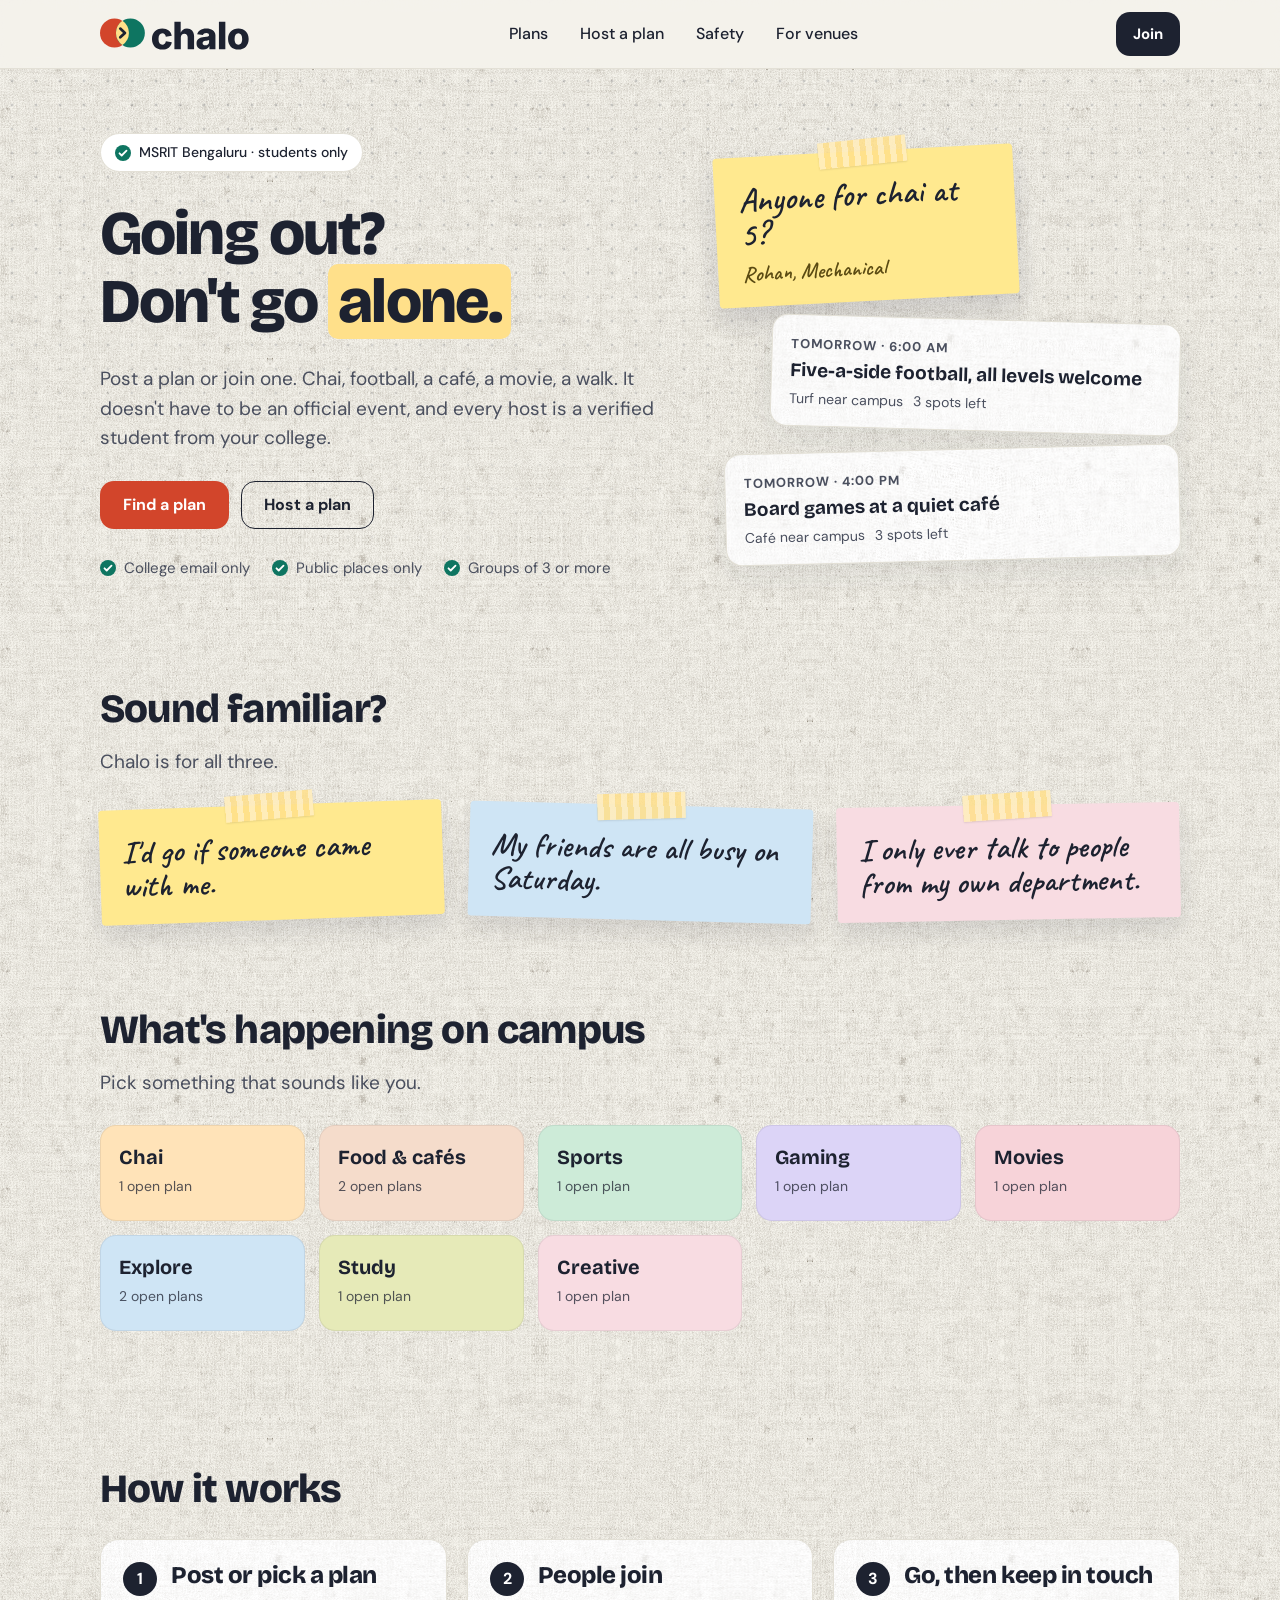
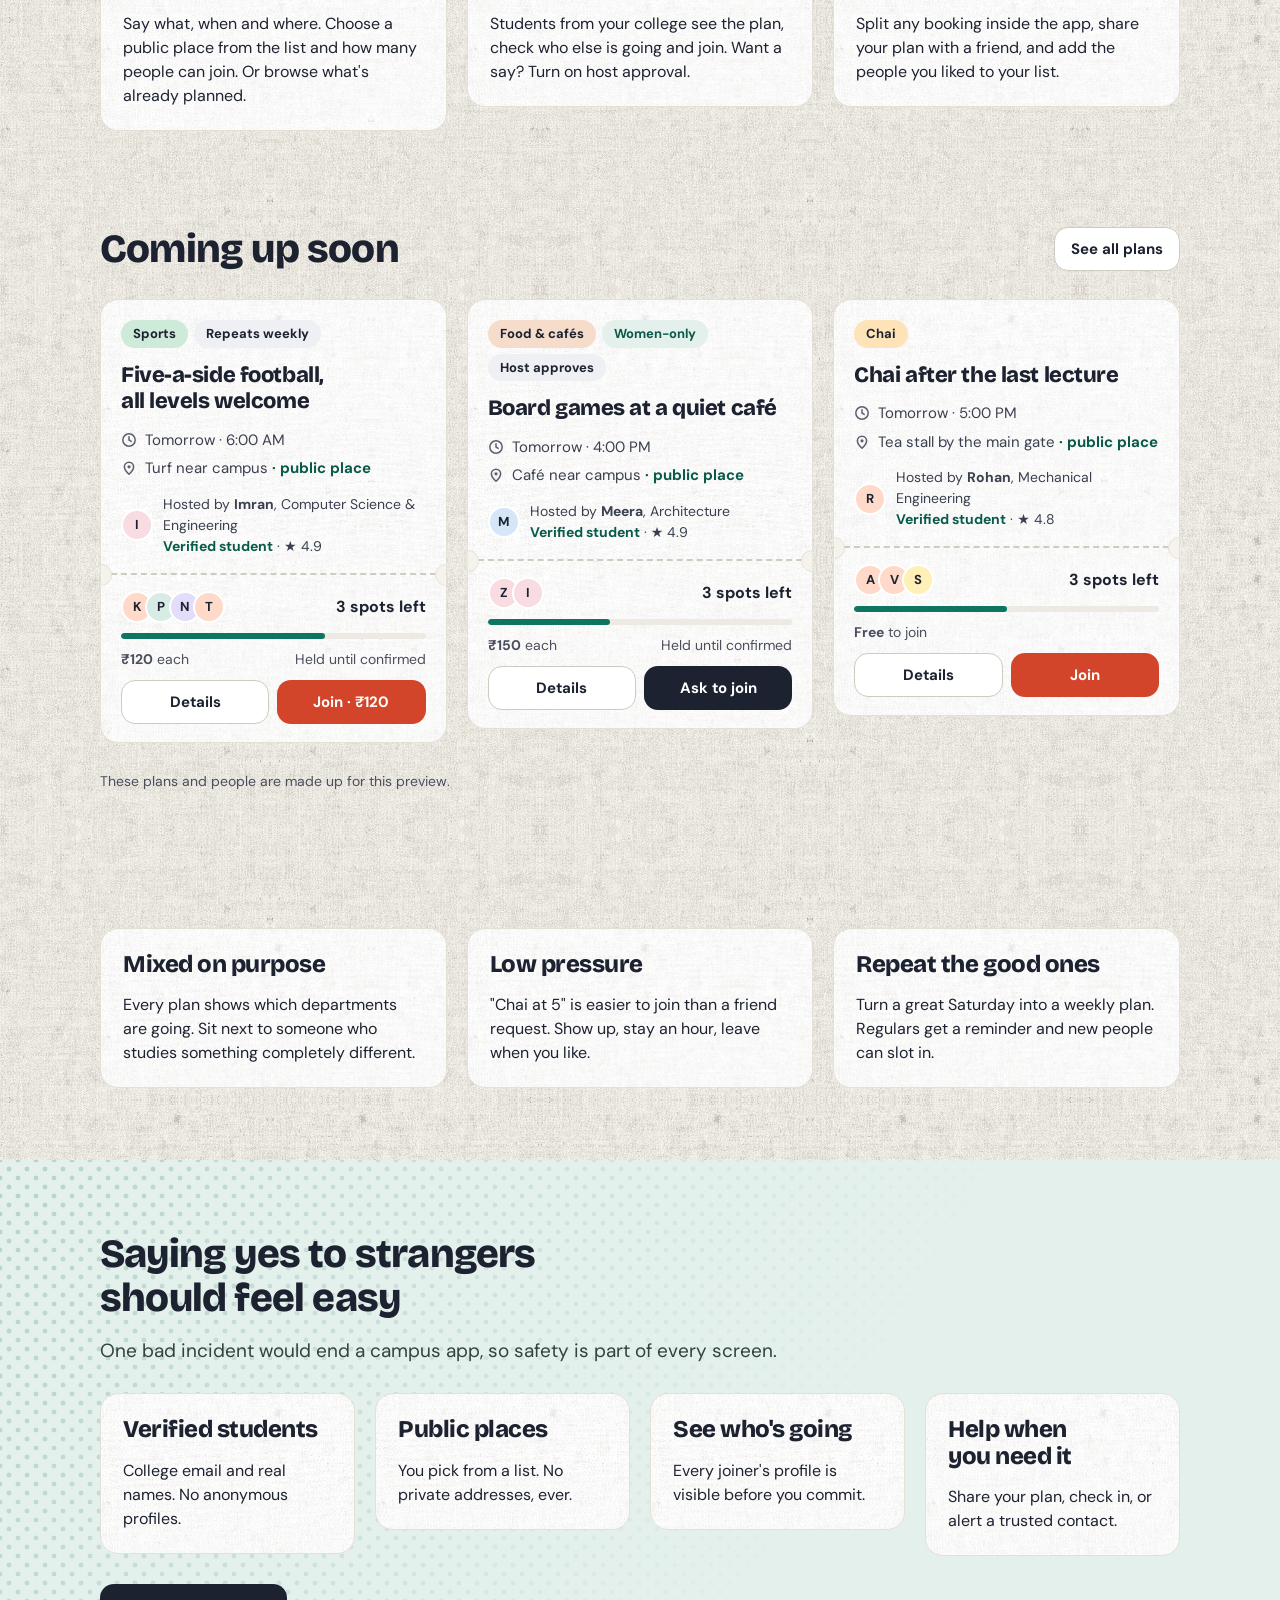
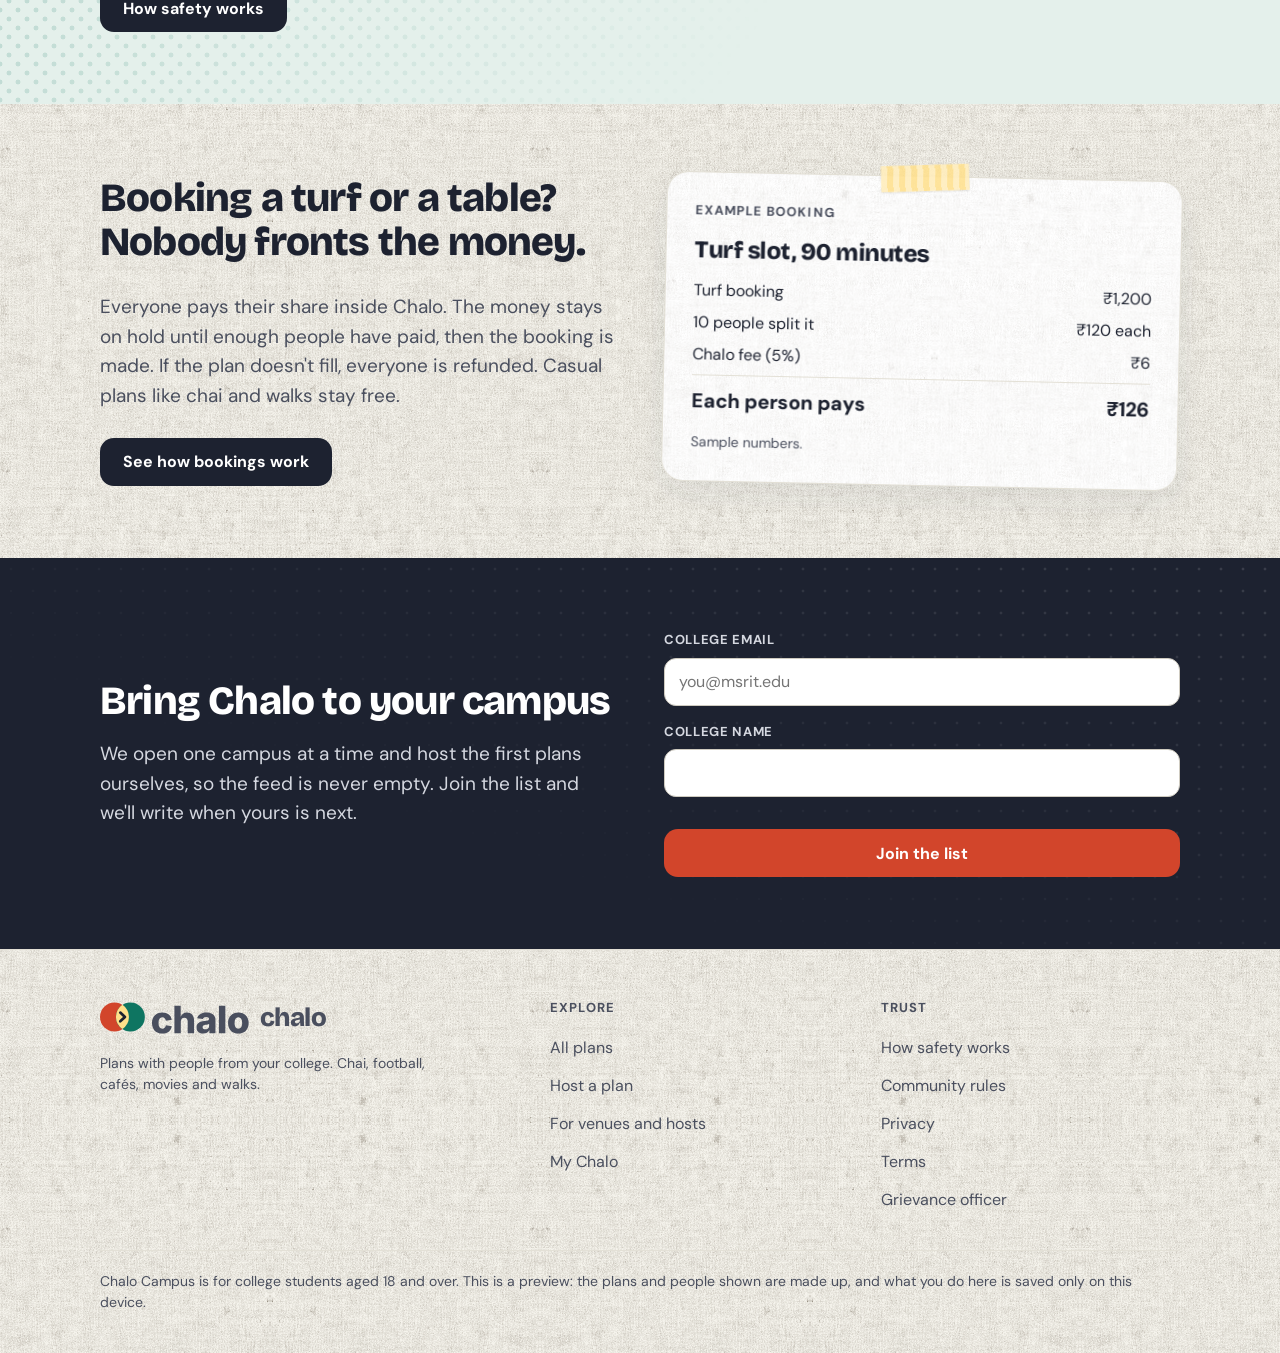
<file: Chalo_Campus_v3/index.html>
<!doctype html><html><head><meta charset=utf8><meta name=viewport content="width=device-width,initial-scale=1,viewport-fit=cover"><style>:root{color-scheme:light;box-sizing:border-box;padding-top:env(safe-area-inset-top,0px);padding-bottom:env(safe-area-inset-bottom,0px)}html{scroll-padding-top:env(safe-area-inset-top,0px)}body{margin:0;padding:0;font:14px -apple-system,BlinkMacSystemFont,sans-serif;background:#fff;color:#000}img{max-width:100%}[hidden]:not([hidden=until-found i]){display:none!important}body,.paper,.card,.ticket,.modal{background-size:540px 540px}</style></head><body>
<meta name="claude:viewport-fit-sides" content="cover">

<title>Chalo Campus</title>
<meta name="description" content="Post a plan or join one. Chai, football, cafés, movies and walks with verified students from your college.">
<meta name="theme-color" content="#F5F3EC">
<link rel="icon" href="data:image/svg+xml,%3Csvg xmlns=%22http://www.w3.org/2000/svg%22 viewBox=%220 0 200 200%22 width=%22200%22 height=%22200%22 style=%22flex-shrink:0%22%3E%3Crect width=%22200%22 height=%22200%22 rx=%2246%22 fill=%22%231D2230%22/%3E%3Cg transform=%22translate%2831.8 45%29 scale%281.1%29%22%3E%0A%3Ccircle cx=%2240%22 cy=%2250%22 r=%2240%22 fill=%22%23D2452B%22/%3E%3Ccircle cx=%2284%22 cy=%2250%22 r=%2240%22 fill=%22%230E7561%22/%3E%0A%3Cpath d=%22M62 16.6 A40 40 0 0 1 62 83.4 A40 40 0 0 1 62 16.6 Z%22 fill=%22%23FFE08A%22/%3E%0A%3Cpath d=%22M56 38 L69 50 L56 62%22 fill=%22none%22 stroke=%22%231D2230%22 stroke-width=%227.5%22 stroke-linecap=%22round%22 stroke-linejoin=%22round%22/%3E%3C/g%3E%3C/svg%3E">
<link rel="preconnect" href="https://fonts.googleapis.com">
<link rel="preconnect" href="https://fonts.gstatic.com" crossorigin>
<link rel="stylesheet" href="https://fonts.googleapis.com/css2?family=Bricolage+Grotesque:wght@600;800&amp;family=Caveat:wght@600&amp;family=DM+Sans:wght@400;500;700&amp;display=swap">
<style>
/* Chalo Campus: shared styles. Off-white paper, grain, dot grid, halftone, washi tape. */
:root{
  --bg:#F5F3EC;--ink:#1D2230;--ink2:#4A4F5E;--line:#E3E0D6;--line2:#CFCBC0;
  --accent:#D2452B;--accent-d:#B63A22;--green:#0E7561;--green-d:#0A5A4A;--mint:#E4F0EB;
  --butter:#FFE08A;--amber:#FFF3D1;--amber-ink:#6B4A00;--danger:#B3261E;
  --display:'Bricolage Grotesque','DM Sans',system-ui,sans-serif;
  --body:'DM Sans',system-ui,-apple-system,'Segoe UI',sans-serif;
  --hand:'Caveat','Segoe Script','Bradley Hand',cursive;
  --shadow:0 12px 32px rgba(29,34,48,.08);
  --grain:url("texture.webp");--grain-soft:url("texture-soft.webp");
  --squig:url("data:image/svg+xml,%3Csvg xmlns='http://www.w3.org/2000/svg' width='24' height='8' viewBox='0 0 24 8'%3E%3Cpath d='M0 4 Q6 0 12 4 T24 4' fill='none' stroke='%23D2452B' stroke-width='2' stroke-linecap='round'/%3E%3C/svg%3E");
}
*{box-sizing:border-box}
html{scroll-behavior:smooth}
body{margin:0;background-color:var(--bg);background-image:var(--grain);color:var(--ink);font-family:var(--body);font-size:16px;line-height:1.5;-webkit-font-smoothing:antialiased}
body::before{content:"";position:fixed;inset:0 0 auto;height:env(safe-area-inset-top,0px);z-index:60;background:var(--bg)}
img,svg{max-width:100%}
h1,h2,h3,h4{font-family:var(--display);font-weight:800;letter-spacing:-.02em;line-height:1.1;margin:0;text-wrap:balance}
h1{font-size:clamp(38px,6vw,62px);letter-spacing:-.03em}
.h2{font-size:clamp(28px,4vw,40px)}
.h3{font-size:24px}
p{margin:0}
a{color:var(--green-d)}
.lead{font-size:19px;line-height:1.55;color:var(--ink2);max-width:60ch}
.hint{font-size:14px;color:var(--ink2);line-height:1.5}
.eyebrow{font-size:13px;font-weight:700;letter-spacing:.08em;text-transform:uppercase;color:var(--ink2)}
:focus-visible{outline:3px solid var(--ink);outline-offset:2px}
.visually-hidden{position:absolute;width:1px;height:1px;overflow:hidden;clip:rect(0 0 0 0);white-space:nowrap}
[hidden]{display:none!important}

/* layout */
.wrap{max-width:1120px;margin:0 auto;padding-left:max(20px,env(safe-area-inset-left,0px));padding-right:max(20px,env(safe-area-inset-right,0px))}
.section{padding-top:72px;padding-bottom:72px}
.section-tight{padding-top:24px;padding-bottom:64px}
.stack{display:flex;flex-direction:column;gap:16px}
.stack-lg{display:flex;flex-direction:column;gap:28px}
.row{display:flex;flex-wrap:wrap;gap:12px;align-items:center}
.between{display:flex;flex-wrap:wrap;gap:8px 16px;align-items:center;justify-content:space-between}
.grid{display:grid;gap:20px;align-items:start}
.cols-3{grid-template-columns:repeat(auto-fit,minmax(280px,1fr))}
.cols-4{grid-template-columns:repeat(auto-fit,minmax(220px,1fr))}
.cols-2{grid-template-columns:repeat(auto-fit,minmax(320px,1fr))}
.cards{grid-template-columns:repeat(auto-fill,minmax(320px,1fr))}
.split{display:grid;grid-template-columns:minmax(0,1fr) minmax(0,1fr);gap:48px;align-items:center}
.minw{min-width:0}
@media (max-width:860px){.split{grid-template-columns:minmax(0,1fr);gap:32px}}

/* textures */
.dots,.halftone,.navy{position:relative;isolation:isolate}
.dots::before{content:"";position:absolute;inset:0;z-index:-1;background-image:radial-gradient(rgba(29,34,48,.16) 1.2px,transparent 1.7px);background-size:24px 24px;-webkit-mask-image:linear-gradient(#000 35%,transparent);mask-image:linear-gradient(#000 35%,transparent)}
.halftone{background-color:var(--mint)}
.halftone::before{content:"";position:absolute;inset:0;z-index:-1;background-image:radial-gradient(circle,rgba(14,117,97,.22) 2.2px,transparent 2.7px),radial-gradient(circle,rgba(14,117,97,.22) 2.2px,transparent 2.7px);background-size:18px 18px;background-position:0 0,9px 9px;-webkit-mask-image:linear-gradient(120deg,#000,transparent 65%);mask-image:linear-gradient(120deg,#000,transparent 65%)}
.navy{background-color:var(--ink);color:#fff}
.navy::before{content:"";position:absolute;inset:0;z-index:-1;background-image:radial-gradient(rgba(255,255,255,.13) 1.2px,transparent 1.7px);background-size:22px 22px;-webkit-mask-image:linear-gradient(200deg,#000,transparent 70%);mask-image:linear-gradient(200deg,#000,transparent 70%)}
.navy .hint,.navy .lead{color:#D5D8E0}
.paper{background-color:#fff;background-image:var(--grain-soft)}
.tape{position:relative}
.tape::before{content:"";position:absolute;top:-12px;left:50%;width:88px;height:26px;transform:translateX(-50%) rotate(-3deg);background-color:rgba(255,224,138,.85);background-image:repeating-linear-gradient(90deg,rgba(255,255,255,.4) 0 6px,transparent 6px 12px);box-shadow:0 1px 2px rgba(0,0,0,.1);z-index:2}
.squiggle{background:var(--squig) repeat-x 0 100%;background-size:24px 8px;padding-bottom:8px}
.hl{background:var(--butter);padding:0 10px;border-radius:10px;box-decoration-break:clone;-webkit-box-decoration-break:clone}

/* buttons, chips, pills */
.btn{display:inline-flex;align-items:center;justify-content:center;gap:8px;min-height:48px;padding:0 22px;border-radius:14px;border:1.5px solid transparent;font:700 16px var(--body);cursor:pointer;text-decoration:none;text-align:center;transition:transform .12s ease,box-shadow .12s ease,background-color .12s ease}
.btn:hover{transform:translateY(-1px);box-shadow:0 6px 14px rgba(29,34,48,.14)}
.btn:disabled,.btn[disabled]{opacity:.55;cursor:not-allowed;transform:none;box-shadow:none}
.btn-primary{background:var(--accent);color:#fff}.btn-primary:hover{background:var(--accent-d)}
.btn-dark{background:var(--ink);color:#fff}
.btn-ghost{background:transparent;border-color:var(--ink);color:var(--ink)}
.btn-soft{background:#fff;border-color:var(--line2);color:var(--ink)}
.btn-light{background:#fff;color:var(--ink)}
.btn-sm{min-height:44px;padding:0 16px;font-size:15px}
.btn-block{width:100%}
.link-btn{min-height:44px;padding:0;border:0;background:transparent;color:var(--green-d);font:700 15px var(--body);text-decoration:underline;cursor:pointer}
.chips{display:flex;flex-wrap:wrap;gap:8px}
.chip{min-height:44px;padding:0 16px;border-radius:999px;border:1px solid var(--line2);background:#fff;color:var(--ink);font:500 15px var(--body);cursor:pointer}
.chip[aria-pressed="true"]{background:var(--ink);border-color:var(--ink);color:#fff}
.chip[disabled]{opacity:.5;cursor:not-allowed}
.pill{display:inline-flex;align-items:center;padding:4px 12px;border-radius:999px;background:#EEF0F4;font-size:13px;font-weight:700;color:var(--ink)}
.pill-green{background:var(--mint);color:var(--green-d)}
.pill-amber{background:var(--amber);color:var(--amber-ink)}
.ok{color:var(--green-d);font-weight:700}
.note{padding:10px 14px;border-radius:12px;background:var(--amber);color:var(--amber-ink);font-size:14px;line-height:1.5}
.note-green{background:var(--mint);color:var(--green-d)}

/* forms */
.field{display:flex;flex-direction:column;gap:8px;min-width:0}
.label{font-size:13px;font-weight:700;letter-spacing:.05em;text-transform:uppercase;color:var(--ink2)}
.input,.select,.textarea{width:100%;min-height:48px;padding:0 14px;border-radius:12px;border:1px solid var(--line2);background:#fff;color:var(--ink);font:400 16px var(--body)}
.textarea{padding:12px 14px;min-height:96px;resize:vertical}
.err{margin:0;color:var(--danger);font-size:14px;font-weight:500}
.check{display:flex;gap:10px;align-items:flex-start;font-size:15px;line-height:1.45}
.check input{width:22px;height:22px;margin-top:1px;flex:none;accent-color:var(--green)}
.switch{display:flex;align-items:center;justify-content:space-between;gap:16px;width:100%;min-height:56px;padding:8px 14px;border-radius:12px;border:1px solid var(--line);background:#FBFAF7;text-align:left;color:var(--ink);cursor:pointer;font-family:var(--body)}
.switch .t{display:flex;flex-direction:column;gap:2px;min-width:0}
.switch .t b{font-size:15px}.switch .t span{font-size:13px;color:var(--ink2)}
.switch .tr{position:relative;flex:none;width:44px;height:26px;border-radius:999px;background:#B9B5A8}
.switch .tr::after{content:"";position:absolute;top:3px;left:3px;width:20px;height:20px;border-radius:50%;background:#fff;transition:left .15s}
.switch[aria-checked="true"] .tr{background:var(--green)}
.switch[aria-checked="true"] .tr::after{left:21px}
.stepper{display:flex;align-items:center;gap:12px}
.stepper button{width:44px;height:44px;border-radius:50%;border:1px solid var(--line2);background:#fff;font-size:22px;color:var(--ink);cursor:pointer}
.stepper output{min-width:30px;text-align:center;font-size:20px;font-weight:800;font-variant-numeric:tabular-nums}

/* cards */
.card{background-color:#fff;background-image:var(--grain-soft);border:1px solid var(--line);border-radius:18px;padding:22px;min-width:0}
.card-lg{border-radius:22px;padding:28px;box-shadow:var(--shadow)}
.box{border:1px solid var(--line);border-radius:14px;padding:16px;background:#FBFAF7;display:flex;flex-direction:column;gap:12px}

/* header */
.site-header{position:sticky;top:env(safe-area-inset-top,0px);z-index:50;background:rgba(245,243,236,.94);-webkit-backdrop-filter:blur(8px);backdrop-filter:blur(8px);border-bottom:1px solid var(--line)}
.site-header .wrap{display:flex;align-items:center;justify-content:space-between;gap:16px;min-height:68px}
.logo{display:flex;align-items:center;gap:10px;color:var(--ink);text-decoration:none;font-family:var(--display);font-weight:800;font-size:26px;letter-spacing:-.02em}
.nav{display:flex;align-items:center;gap:4px;flex:1;justify-content:center}
.nav a{display:inline-flex;align-items:center;min-height:44px;padding:0 14px;border-radius:10px;color:var(--ink);text-decoration:none;font-weight:500}
.nav a:hover{background:rgba(29,34,48,.06)}
.nav a[aria-current="page"]{background:#fff;box-shadow:inset 0 0 0 1px var(--line2);font-weight:700}
.head-actions{display:flex;align-items:center;gap:8px}
.menu-btn{display:none}
.av{width:32px;height:32px;border-radius:50%;display:inline-flex;align-items:center;justify-content:center;font-weight:700;font-size:13px;border:2px solid #fff;box-sizing:border-box;flex:none;color:var(--ink)}
.avs{display:flex;align-items:center;padding-right:8px}.avs .av{margin-right:-8px}
@media (max-width:860px){
  .menu-btn{display:inline-flex}
  .nav{display:none;position:absolute;top:100%;left:0;right:0;flex-direction:column;align-items:stretch;gap:2px;padding:12px max(20px,env(safe-area-inset-right,0px)) 20px max(20px,env(safe-area-inset-left,0px));background:var(--bg);border-bottom:1px solid var(--line)}
  .nav.open{display:flex}
  .logo{font-size:24px}
}

/* footer */
.site-footer{border-top:1px solid var(--line);margin-top:0;padding-top:48px;padding-bottom:40px}
.foot-grid{display:grid;grid-template-columns:minmax(0,1.4fr) repeat(2,minmax(0,1fr));gap:32px}
.foot-grid ul{list-style:none;margin:12px 0 0;padding:0;display:flex;flex-direction:column;gap:2px}
.foot-grid a{display:inline-flex;align-items:center;min-height:36px;color:var(--ink2);text-decoration:none}
.foot-grid a:hover{color:var(--ink);text-decoration:underline}
.foot-base{margin-top:32px;padding-top:20px;border-top:1px solid var(--line);font-size:14px;color:var(--ink2)}
@media (max-width:700px){.foot-grid{grid-template-columns:minmax(0,1fr) minmax(0,1fr)}.foot-grid>:first-child{grid-column:1/-1}}

/* hero */
.hero{padding-top:56px;padding-bottom:84px}
.hero-grid{display:grid;grid-template-columns:minmax(0,1.1fr) minmax(0,.9fr);gap:48px;align-items:center}
@media (max-width:900px){.hero-grid{grid-template-columns:minmax(0,1fr)}.hero{padding-top:32px}}
.badge{display:inline-flex;align-items:center;gap:8px;padding:8px 14px;border-radius:999px;background:#fff;border:1px solid var(--line);font-size:14px;font-weight:500}
.ticks{list-style:none;margin:0;padding:0;display:flex;flex-wrap:wrap;gap:10px 22px;font-size:15px;color:var(--ink2)}
.ticks li{display:flex;align-items:center;gap:8px}
.hero-art{position:relative;display:flex;flex-direction:column;gap:18px;padding:16px 0 8px}
.postit{align-self:flex-start;width:min(300px,100%);padding:26px 24px 22px;background:#FFE98F;border-radius:4px;transform:rotate(-3deg);box-shadow:0 14px 26px rgba(29,34,48,.16);font-family:var(--hand);font-size:34px;line-height:1;font-weight:600}
.postit small{display:block;margin-top:12px;font-size:22px;color:#5A4A12}
.ticket{display:block;text-decoration:none;color:var(--ink);padding:16px 18px;border-radius:16px;background-color:#fff;background-image:var(--grain-soft);border:1px solid var(--line);box-shadow:var(--shadow)}
.ticket:nth-of-type(1){transform:rotate(1.6deg);margin-left:12%}
.ticket:nth-of-type(2){transform:rotate(-1.4deg);margin-left:2%}
.ticket b{display:block;font-family:var(--display);font-size:19px;line-height:1.2;margin:4px 0 6px}
.ticket .hint{display:flex;gap:10px;flex-wrap:wrap}
.notes{display:grid;grid-template-columns:repeat(auto-fit,minmax(240px,1fr));gap:26px}
.sticky{position:relative;padding:26px 22px 22px;border-radius:4px;font-family:var(--hand);font-size:32px;line-height:1.05;font-weight:600;box-shadow:0 12px 22px rgba(29,34,48,.12)}
.sticky:nth-child(1){background:#FFE98F;transform:rotate(-2deg)}
.sticky:nth-child(2){background:#CFE5F5;transform:rotate(1.5deg)}
.sticky:nth-child(3){background:#F8DCE2;transform:rotate(-1deg)}
.tiles{display:grid;grid-template-columns:repeat(auto-fit,minmax(200px,1fr));gap:14px}
.tile{display:flex;flex-direction:column;gap:4px;min-height:96px;padding:16px 18px;border-radius:16px;text-decoration:none;color:var(--ink);border:1px solid rgba(29,34,48,.08);transition:transform .12s ease}
.tile:hover{transform:translateY(-2px) rotate(-.6deg)}
.tile b{font-family:var(--display);font-size:20px}
.tile span{font-size:14px;color:rgba(29,34,48,.75)}
.step{display:flex;gap:14px;align-items:flex-start}
.num{flex:none;width:34px;height:34px;border-radius:50%;background:var(--ink);color:#fff;display:inline-flex;align-items:center;justify-content:center;font-weight:700}
.ticks-list{list-style:none;margin:0;padding:0;display:flex;flex-direction:column;gap:12px}
.ticks-list li{display:flex;gap:10px;align-items:flex-start;line-height:1.45}
.ticks-list svg{flex:none;margin-top:3px}
.page-head{padding-top:48px;padding-bottom:28px}

/* plan card */
.plan{display:flex;flex-direction:column;gap:14px;padding:20px 20px 18px}
.plan-title{font-size:22px;line-height:1.2}
.plan-title a{color:var(--ink);text-decoration:none}
.plan-title a:hover{text-decoration:underline}
.pills{display:flex;flex-wrap:wrap;gap:6px}
.meta{list-style:none;margin:0;padding:0;display:flex;flex-direction:column;gap:6px;font-size:15px;color:#3B4050}
.meta li{display:flex;gap:8px;align-items:center}
.meta svg{flex:none}
.plan-host{display:flex;gap:10px;align-items:center;font-size:14px;color:#3B4050}
.perf{position:relative;border-top:2px dashed var(--line2);margin:2px -20px}
.perf::before,.perf::after{content:"";position:absolute;top:-11px;width:20px;height:20px;border-radius:50%;background:var(--bg);border:1px solid var(--line)}
.perf::before{left:-11px;clip-path:inset(0 0 0 50%)}
.perf::after{right:-11px;clip-path:inset(0 50% 0 0)}
.plan-foot{display:flex;flex-direction:column;gap:10px}
.bar{height:6px;border-radius:999px;background:#ECEAE3;overflow:hidden}
.bar i{display:block;height:100%;background:var(--green);border-radius:999px}
.actions{display:flex;gap:8px;flex-wrap:wrap}
.actions .btn{flex:1 1 120px}

/* filters */
.filters{display:flex;flex-direction:column;gap:16px}
.filter-row{display:grid;grid-template-columns:repeat(auto-fit,minmax(180px,1fr));gap:14px}
.empty{padding:36px;border-radius:18px;border:2px dashed var(--line2);text-align:center;display:flex;flex-direction:column;gap:12px;align-items:center}

/* plan detail */
.detail{display:grid;grid-template-columns:minmax(0,1fr) 380px;gap:28px;align-items:start}
.sticky-col{position:sticky;top:90px;display:flex;flex-direction:column;gap:20px}
@media (max-width:940px){.detail{grid-template-columns:minmax(0,1fr)}.sticky-col{position:static}}
.facts{display:grid;grid-template-columns:auto minmax(0,1fr);gap:10px 18px;margin:0}
.facts dt{font-weight:700;color:var(--ink2);font-size:14px}.facts dd{margin:0}
.people{list-style:none;margin:0;padding:0;display:flex;flex-direction:column;gap:6px}
.people li{display:flex;align-items:center;gap:12px;flex-wrap:wrap;padding:8px 0;border-bottom:1px solid var(--line)}
.people li:last-child{border-bottom:0}
.people .who{flex:1 1 180px;min-width:0}
.people .acts{display:flex;gap:4px}
.chat{display:flex;flex-direction:column;gap:10px;max-height:340px;overflow:auto;padding:2px}
.msg{max-width:88%;padding:10px 14px;border-radius:14px;background:#F0EEE6;align-self:flex-start;overflow-wrap:anywhere}
.msg small{display:block;font-size:12px;opacity:.7;margin-bottom:2px}
.msg.me{align-self:flex-end;background:var(--ink);color:#fff}
.sum{margin:0;display:flex;flex-direction:column;gap:8px;font-variant-numeric:tabular-nums}
.sum div{display:flex;justify-content:space-between;gap:12px}
.sum dd{margin:0}
.sum .tot{padding-top:10px;border-top:1px solid var(--line);font-size:20px;font-weight:800}
.ok-msg{padding:10px 14px;border-radius:12px;background:var(--mint);color:var(--green-d);font-weight:700;font-size:15px}
.rate{display:flex;flex-wrap:wrap;gap:8px;align-items:center;padding:10px 0;border-bottom:1px solid var(--line)}

/* faq */
details.faq{border-bottom:1px solid var(--line)}
details.faq summary{cursor:pointer;list-style:none;display:flex;justify-content:space-between;gap:16px;align-items:center;min-height:56px;font-weight:700;font-size:17px}
details.faq summary::-webkit-details-marker{display:none}
details.faq summary::after{content:"+";font-size:24px;font-weight:400}
details.faq[open] summary::after{content:"\2212"}
details.faq p{padding:0 0 18px;color:var(--ink2);max-width:62ch}

/* modal + toast */
.modal-back{position:fixed;inset:0;z-index:100;background:rgba(29,34,48,.55);display:flex;align-items:center;justify-content:center;padding:16px}
.modal{position:relative;width:100%;max-width:480px;max-height:100%;overflow:auto;background-color:#fff;background-image:var(--grain-soft);border-radius:22px;padding:28px;display:flex;flex-direction:column;gap:16px;box-shadow:0 24px 60px rgba(0,0,0,.3)}
.modal-x{position:absolute;top:10px;right:10px;width:44px;height:44px;border:0;background:transparent;font-size:28px;line-height:1;cursor:pointer;color:var(--ink)}
.toast{position:fixed;left:50%;bottom:calc(24px + env(safe-area-inset-bottom,0px));transform:translate(-50%,20px);opacity:0;pointer-events:none;background:var(--ink);color:#fff;padding:14px 20px;border-radius:14px;max-width:min(480px,calc(100% - 32px));z-index:200;transition:opacity .2s,transform .2s;font-size:15px;box-shadow:0 8px 24px rgba(29,34,48,.3)}
.toast.on{opacity:1;transform:translate(-50%,0)}

/* tables and calc */
.tiers{display:grid;grid-template-columns:repeat(auto-fit,minmax(260px,1fr));gap:20px;align-items:stretch}
.tier{display:flex;flex-direction:column;gap:14px}
.tier .price{font-family:var(--display);font-size:34px;font-weight:800}
.prose{max-width:70ch;display:flex;flex-direction:column;gap:14px}
.prose h2{font-size:28px;margin-top:20px}
.prose ul{margin:0;padding-left:22px;display:flex;flex-direction:column;gap:6px}
.prose mark{background:var(--butter);padding:0 6px;border-radius:6px}
.toc{display:flex;flex-wrap:wrap;gap:8px}
noscript .note{margin:16px}
@media (prefers-reduced-motion:reduce){*,*::before,*::after{transition:none!important;animation:none!important;scroll-behavior:auto!important}}

</style>
<link rel="stylesheet" href="motion.css">
<script src="motion.js"></script>

<div id="site-header"></div>
<noscript><p class="note">Chalo needs JavaScript to show plans. Please turn it on.</p></noscript>

<main id="main" data-page="home">

<section class="hero dots">
<div class="wrap hero-grid">
<div class="stack-lg minw" style="padding-top:8px">
<span class="badge" style="align-self:flex-start"><svg width="16" height="16" viewBox="0 0 16 16" fill="none" aria-hidden="true"><circle cx="8" cy="8" r="8" fill="#0E7561"/><path d="M4.5 8.3l2.2 2.2 4.8-4.8" stroke="#fff" stroke-width="1.8" stroke-linecap="round" stroke-linejoin="round"/></svg>MSRIT Bengaluru · students only</span>
<h1>Going out? Don't go <span class="hl">alone.</span></h1>
<p class="lead">Post a plan or join one. Chai, football, a café, a movie, a walk. It doesn't have to be an official event, and every host is a verified student from your college.</p>
<div class="row">
<a class="btn btn-primary" href="plans.html">Find a plan</a>
<a class="btn btn-ghost" href="create.html">Host a plan</a>
</div>
<ul class="ticks">
<li><span data-tick></span>College email only</li>
<li><span data-tick></span>Public places only</li>
<li><span data-tick></span>Groups of 3 or more</li>
</ul>
</div>
<div class="hero-art minw">
<div class="postit tape">Anyone for chai at 5?<small>Rohan, Mechanical</small></div>
<div id="heroTickets" class="stack" style="gap:18px"></div>
</div>
</div>
</section>

<section class="section-tight">
<div class="wrap stack-lg">
<div class="stack">
<h2 class="h2">Sound familiar?</h2>
<p class="lead">Chalo is for all three.</p>
</div>
<div class="notes">
<p class="sticky tape" style="margin:0">I'd go if someone came with me.</p>
<p class="sticky tape" style="margin:0">My friends are all busy on Saturday.</p>
<p class="sticky tape" style="margin:0">I only ever talk to people from my own department.</p>
</div>
</div>
</section>

<section class="section-tight">
<div class="wrap stack-lg">
<div class="stack"><h2 class="h2">What's happening on campus</h2><p class="lead">Pick something that sounds like you.</p></div>
<div id="tiles" class="tiles"></div>
</div>
</section>

<section class="section">
<div class="wrap stack-lg">
<h2 class="h2">How it works</h2>
<div class="grid cols-3">
<div class="card stack"><div class="step"><span class="num">1</span><h3 class="h3">Post or pick a plan</h3></div><p>Say what, when and where. Choose a public place from the list and how many people can join. Or browse what's already planned.</p></div>
<div class="card stack"><div class="step"><span class="num">2</span><h3 class="h3">People join</h3></div><p>Students from your college see the plan, check who else is going and join. Want a say? Turn on host approval.</p></div>
<div class="card stack"><div class="step"><span class="num">3</span><h3 class="h3">Go, then keep in touch</h3></div><p>Split any booking inside the app, share your plan with a friend, and add the people you liked to your list.</p></div>
</div>
</div>
</section>

<section class="section-tight">
<div class="wrap stack-lg">
<div class="between"><h2 class="h2">Coming up soon</h2><a class="btn btn-soft btn-sm" href="plans.html">See all plans</a></div>
<div id="soon" class="grid cards"></div>
<p class="hint">These plans and people are made up for this preview.</p>
</div>
</section>

<section class="section">
<div class="wrap">
<div class="grid cols-3">
<div class="card stack"><h3 class="h3">Mixed on purpose</h3><p>Every plan shows which departments are going. Sit next to someone who studies something completely different.</p></div>
<div class="card stack"><h3 class="h3">Low pressure</h3><p>"Chai at 5" is easier to join than a friend request. Show up, stay an hour, leave when you like.</p></div>
<div class="card stack"><h3 class="h3">Repeat the good ones</h3><p>Turn a great Saturday into a weekly plan. Regulars get a reminder and new people can slot in.</p></div>
</div>
</div>
</section>

<section class="halftone">
<div class="wrap section stack-lg">
<div class="stack"><h2 class="h2" style="max-width:20ch">Saying yes to strangers should feel easy</h2><p class="lead" style="color:#33423D">One bad incident would end a campus app, so safety is part of every screen.</p></div>
<div class="grid cols-4">
<div class="card stack"><h3 class="h3">Verified students</h3><p>College email and real names. No anonymous profiles.</p></div>
<div class="card stack"><h3 class="h3">Public places</h3><p>You pick from a list. No private addresses, ever.</p></div>
<div class="card stack"><h3 class="h3">See who's going</h3><p>Every joiner's profile is visible before you commit.</p></div>
<div class="card stack"><h3 class="h3">Help when you need it</h3><p>Share your plan, check in, or alert a trusted contact.</p></div>
</div>
<div><a class="btn btn-dark" href="safety.html">How safety works</a></div>
</div>
</section>

<section class="section">
<div class="wrap split">
<div class="stack-lg minw">
<h2 class="h2">Booking a turf or a table? Nobody fronts the money.</h2>
<p class="lead">Everyone pays their share inside Chalo. The money stays on hold until enough people have paid, then the booking is made. If the plan doesn't fill, everyone is refunded. Casual plans like chai and walks stay free.</p>
<div><a class="btn btn-dark" href="venues.html">See how bookings work</a></div>
</div>
<div class="card card-lg tape stack" style="transform:rotate(1.2deg)">
<span class="eyebrow">Example booking</span>
<h3 class="h3">Turf slot, 90 minutes</h3>
<dl class="sum"><div><dt>Turf booking</dt><dd>₹1,200</dd></div><div><dt>10 people split it</dt><dd>₹120 each</dd></div><div><dt>Chalo fee (5%)</dt><dd>₹6</dd></div><div class="tot"><dt>Each person pays</dt><dd>₹126</dd></div></dl>
<p class="hint">Sample numbers.</p>
</div>
</div>
</section>

<section class="navy">
<div class="wrap section split">
<div class="stack minw">
<h2 class="h2">Bring Chalo to your campus</h2>
<p class="lead">We open one campus at a time and host the first plans ourselves, so the feed is never empty. Join the list and we'll write when yours is next.</p>
</div>
<form id="waitForm" class="stack" novalidate>
<div class="field"><label class="label" for="w-email" style="color:#D5D8E0">College email</label><input class="input" id="w-email" type="email" placeholder="you@msrit.edu" autocomplete="email"></div>
<div class="field"><label class="label" for="w-college" style="color:#D5D8E0">College name</label><input class="input" id="w-college" autocomplete="organization"></div>
<p class="err" id="w-err" role="alert" style="color:#FFB4AB"></p>
<p id="w-ok" class="ok-msg" role="status" hidden>You're on the list. We'll write when your campus opens.</p>
<button class="btn btn-primary" type="submit">Join the list</button>
</form>
</div>
</section>

</main>

<div id="site-footer"></div>
<script>
/* Chalo Campus: shared script. Data lives in this browser only (localStorage). */
(function () {
  'use strict';

  const KEY = 'chalo.v1';
  const CAMPUS = 'MSRIT Bengaluru';
  const FEE_RATE = 0.05;

  const CATS = [
    { k: 'Chai', s: 'chai', c: '#FFE3B8' },
    { k: 'Food & cafés', s: 'food', c: '#F5DCCB' },
    { k: 'Sports', s: 'sports', c: '#CDEBD8' },
    { k: 'Gaming', s: 'gaming', c: '#DCD4F7' },
    { k: 'Movies', s: 'movies', c: '#F7D3D9' },
    { k: 'Explore', s: 'explore', c: '#CFE5F5' },
    { k: 'Study', s: 'study', c: '#E6EAB8' },
    { k: 'Creative', s: 'creative', c: '#F8DCE2' }
  ];
  const DEPT_GROUPS = [{ label: 'Engineering & Technology Departments', items: ['Aerospace Engineering', 'Artificial Intelligence & Data Science', 'Artificial Intelligence & Machine Learning', 'Biotechnology', 'Chemical Engineering', 'Civil Engineering', 'Computer Science & Engineering', 'Computer Science & Engineering (AI & ML)', 'Computer Science & Engineering (Cybersecurity)', 'Electrical & Electronics Engineering', 'Electronics & Communication Engineering', 'Electronics & Instrumentation Engineering', 'Electronics & Telecommunication Engineering', 'Industrial Engineering & Management', 'Information Science & Engineering', 'Medical Electronics Engineering', 'Mechanical Engineering'] }, { label: 'Architecture, Science, Management & Applications', items: ['Architecture', 'Chemistry', 'Humanities', 'Mathematics', 'Physics (Basic Sciences)', 'Master of Computer Applications (MCA)', 'Department of Management Studies (MBA)'] }];
  const DEPTS = DEPT_GROUPS.reduce(function (a, g) { return a.concat(g.items); }, []);
  const VENUES = [
    { g: 'On campus', items: ['Campus canteen', 'Campus library', 'Sports ground'] },
    { g: 'Cafés and food', items: ['Tea stall by the main gate', 'Café near campus', 'Restaurant near campus'] },
    { g: 'Sports and games', items: ['Turf near campus', 'Gaming lounge near campus', 'Bowling alley'] },
    { g: 'Outdoors', items: ['Cubbon Park', 'Lalbagh Botanical Garden'] },
    { g: 'Malls and cinemas', items: ['Mall food court', 'Multiplex'] }
  ];
  const AV = ['#FFD9C9', '#D6ECE4', '#E3DCFA', '#FFF0B8', '#D4E6F7', '#F8DCE2'];
  const DAYS = ['Sun', 'Mon', 'Tue', 'Wed', 'Thu', 'Fri', 'Sat'];
  const MONTHS = ['Jan', 'Feb', 'Mar', 'Apr', 'May', 'Jun', 'Jul', 'Aug', 'Sep', 'Oct', 'Nov', 'Dec'];

  const ICON = {
    tick: '<svg width="16" height="16" viewBox="0 0 16 16" fill="none" aria-hidden="true"><circle cx="8" cy="8" r="8" fill="#0E7561"/><path d="M4.5 8.3l2.2 2.2 4.8-4.8" stroke="#fff" stroke-width="1.8" stroke-linecap="round" stroke-linejoin="round"/></svg>',
    clock: '<svg width="16" height="16" viewBox="0 0 16 16" fill="none" aria-hidden="true"><circle cx="8" cy="8" r="6.2" stroke="#5B6070" stroke-width="1.5"/><path d="M8 4.7V8l2.2 1.4" stroke="#5B6070" stroke-width="1.5" stroke-linecap="round"/></svg>',
    pin: '<svg width="16" height="16" viewBox="0 0 16 16" fill="none" aria-hidden="true"><path d="M8 14.2s4.6-3.9 4.6-7.4A4.6 4.6 0 003.4 6.8C3.4 10.3 8 14.2 8 14.2z" stroke="#5B6070" stroke-width="1.5" stroke-linejoin="round"/><circle cx="8" cy="6.8" r="1.6" fill="#5B6070"/></svg>',
    logo: '<svg class="logo-svg" viewBox="0 6 414.6 94" width="150" height="34" role="img" aria-label="Chalo"><g class="lg-a"><circle cx="40" cy="50" r="40" fill="#D2452B"/></g><g class="lg-b"><circle cx="84" cy="50" r="40" fill="#0E7561"/></g><g class="lg-l"><path d="M62 16.6A40 40 0 0 1 62 83.4A40 40 0 0 1 62 16.6Z" fill="#FFE08A"/></g><g class="lg-c"><path d="M56 38L69 50L56 62" fill="none" stroke="#1D2230" stroke-width="7.5" stroke-linecap="round" stroke-linejoin="round"/></g><path d="M172.1953125 96.06640625C186.8203125 96.06640625 196.62109375 88.1953125 198.3984375 75.5L182.046875 72.859375C180.98046875 79.00390625 177.62890625 82.5078125 172.3984375 82.5078125C165.59375 82.5078125 161.734375 76.46484375 161.734375 66.71484375C161.734375 56.9140625 165.59375 51.07421875 172.3984375 51.07421875C177.62890625 51.07421875 180.87890625 54.4765625 181.99609375 60.41796875L198.34765625 57.67578125C196.5703125 45.3359375 186.66796875 37.515625 172.1953125 37.515625C154.421875 37.515625 143.65625 49.296875 143.65625 66.81640625C143.65625 84.28515625 154.421875 96.06640625 172.1953125 96.06640625Z M223.38484375000002 62.6015625C223.38484375000002 56.0 227.29500000000002 52.08984375 233.08406250000002 52.08984375C238.87312500000002 52.08984375 242.32625000000002 55.8984375 242.32625000000002 62.296875V95.0H260.04890625V58.84375C260.04890625 45.99609375 252.27937500000002 37.515625 240.39656250000002 37.515625C231.56062500000002 37.515625 226.07625000000002 42.1875 223.02937500000002 49.5V19.3359375H205.66218750000002V95.0H223.38484375000002Z M285.54312500000003 96.015625C293.41421875000003 96.015625 298.89859375000003 92.8671875 301.99625000000003 87.02734375H302.45328125000003V95.0H319.10953125000003V56.45703125C319.10953125000003 44.26953125 307.98843750000003 37.515625 293.87125000000003 37.515625C279.65250000000003 37.515625 270.71500000000003 44.16796875 268.48062500000003 53.8671875L284.52750000000003 55.94921875C285.49234375000003 52.39453125 288.79312500000003 50.109375 293.71890625000003 50.109375C298.54312500000003 50.109375 301.43765625000003 52.34375 301.43765625000003 56.25390625V56.45703125C301.43765625000003 59.9609375 297.57828125000003 60.671875 287.98062500000003 61.484375C276.50406250000003 62.44921875 266.85562500000003 66.6640625 266.85562500000003 79.2578125C266.85562500000003 90.48046875 274.62515625000003 96.015625 285.54312500000003 96.015625ZM290.92593750000003 84.28515625C286.66031250000003 84.28515625 283.61343750000003 82.25390625 283.61343750000003 78.4453125C283.61343750000003 74.6875 286.55875000000003 72.453125 291.78921875000003 71.69140625C295.09000000000003 71.18359375 299.55875000000003 70.421875 301.59000000000003 69.35546875V74.7890625C301.59000000000003 80.375 296.86734375000003 84.28515625 290.92593750000003 84.28515625Z M346.48265625000005 19.3359375H328.76000000000005V95.0H346.48265625000005Z M382.48859375000006 96.06640625C400.21125000000006 96.06640625 410.97687500000006 84.28515625 410.97687500000006 66.81640625C410.97687500000006 49.296875 400.21125000000006 37.515625 382.48859375000006 37.515625C364.71515625000006 37.515625 353.94953125000006 49.296875 353.94953125000006 66.81640625C353.94953125000006 84.28515625 364.71515625000006 96.06640625 382.48859375000006 96.06640625ZM382.48859375000006 82.5078125C375.68390625000006 82.5078125 372.02765625000006 76.16015625 372.02765625000006 66.71484375C372.02765625000006 57.21875 375.68390625000006 51.07421875 382.48859375000006 51.07421875C389.29328125000006 51.07421875 392.94953125000006 57.21875 392.94953125000006 66.71484375C392.94953125000006 76.16015625 389.29328125000006 82.5078125 382.48859375000006 82.5078125Z" fill="currentColor"/></svg>'
  };

  /* ---------- helpers ---------- */
  function esc(s) {
    return String(s == null ? '' : s).replace(/[&<>"']/g, function (c) {
      return { '&': '&amp;', '<': '&lt;', '>': '&gt;', '"': '&quot;', "'": '&#39;' }[c];
    });
  }
  function rupee(n) { return '₹' + Number(n).toLocaleString('en-IN'); }
  function fee(cost) { return Math.ceil(cost * FEE_RATE); }
  function avColor(name) {
    let h = 0;
    for (let i = 0; i < name.length; i++) h = (h * 31 + name.charCodeAt(i)) >>> 0;
    return AV[h % AV.length];
  }
  function fmtTime(d) {
    let h = d.getHours();
    const m = d.getMinutes();
    const ap = h >= 12 ? 'PM' : 'AM';
    h = h % 12 || 12;
    return h + ':' + (m < 10 ? '0' : '') + m + ' ' + ap;
  }
  function dayStart(d) { return new Date(d.getFullYear(), d.getMonth(), d.getDate()); }
  function dayDiff(ts) { return Math.round((dayStart(new Date(ts)) - dayStart(new Date())) / 864e5); }
  function fmtDay(ts) {
    const d = new Date(ts), diff = dayDiff(ts);
    if (diff === 0) return 'Today';
    if (diff === 1) return 'Tomorrow';
    return DAYS[d.getDay()] + ' ' + d.getDate() + ' ' + MONTHS[d.getMonth()];
  }
  function fmtWhen(ts) { return fmtDay(ts) + ' · ' + fmtTime(new Date(ts)); }
  function at(offset, h, m) {
    const n = new Date();
    return new Date(n.getFullYear(), n.getMonth(), n.getDate() + offset, h, m || 0, 0, 0).getTime();
  }
  function soon(h, m) { const t = at(0, h, m); return t > Date.now() + 30 * 60000 ? t : at(1, h, m); }
  function nextDow(dow) { const diff = (dow - new Date().getDay() + 7) % 7; return diff === 0 ? 7 : diff; }
  function catOf(k) { return CATS.find(function (c) { return c.k === k; }) || { k: k, s: '', c: '#EEF0F4' }; }
  function isLate(ts) { return new Date(ts).getHours() >= 20; }

  /* ---------- state ---------- */
  function blank() {
    return { user: null, plans: [], joins: {}, paid: {}, chats: {}, reports: [], blocked: {}, met: [], rated: {}, waitlist: [], enquiries: [], interests: [] };
  }
  function load() {
    try {
      const raw = localStorage.getItem(KEY);
      if (raw) return Object.assign(blank(), JSON.parse(raw));
    } catch (e) { /* storage unavailable */ }
    return blank();
  }
  const state = load();
  function save() { try { localStorage.setItem(KEY, JSON.stringify(state)); } catch (e) { /* ignore */ } }
  function resetAll() {
    const b = blank();
    Object.keys(state).forEach(function (k) { delete state[k]; });
    Object.assign(state, b);
    save();
  }

  /* ---------- sample plans (made up for this preview) ---------- */
  const HOSTS = {
    rohan: { n: 'Rohan', d: 'Mechanical Engineering', r: 4.8, h: 14 },
    imran: { n: 'Imran', d: 'Computer Science & Engineering', r: 4.9, h: 22 },
    meera: { n: 'Meera', d: 'Architecture', r: 4.9, h: 9 },
    dev: { n: 'Dev', d: 'Computer Science & Engineering', r: 4.7, h: 6 },
    kavya: { n: 'Kavya', d: 'Biotechnology', r: 4.8, h: 11 },
    arjun: { n: 'Arjun', d: 'Civil Engineering', r: 4.6, h: 5 },
    nisha: { n: 'Nisha', d: 'Humanities', r: 4.9, h: 8 },
    farah: { n: 'Farah', d: 'Architecture', r: 4.8, h: 12 },
    tanvi: { n: 'Tanvi', d: 'Humanities', r: 4.7, h: 4 }
  };
  function P(n, d) { return { n: n, d: d }; }
  function seedPlans() {
    const sat = nextDow(6), sun = nextDow(0), fri = nextDow(5);
    return [
      { id: 'p1', title: 'Chai after the last lecture', cat: 'Chai', ts: soon(17, 0), venue: 'Tea stall by the main gate', cap: 6, cost: 0, approve: false, women: false, weekly: false, host: HOSTS.rohan,
        going: [P('Ananya', 'Architecture'), P('Vikram', 'Humanities'), P('Sana', 'Physics (Basic Sciences)')],
        desc: 'Short and easy. Tea, samosas and no agenda. Come straight from your last class, even if you only know one person here.',
        chat: [{ w: 'Rohan', t: 'I will grab the corner bench. Look for the blue backpack.' }] },
      { id: 'p2', title: 'Five-a-side football, all levels welcome', cat: 'Sports', ts: at(sat, 6, 0), venue: 'Turf near campus', cap: 9, cost: 120, minPay: 8, paid0: 5, approve: false, women: false, weekly: true, host: HOSTS.imran,
        going: [P('Karthik', 'Civil Engineering'), P('Priya', 'Humanities'), P('Neil', 'Mechanical Engineering'), P('Tarun', 'Chemistry'), P('Rahul', 'Department of Management Studies (MBA)'), P('Manav', 'Electronics & Communication Engineering')],
        desc: 'We play every Saturday morning. Teams are shuffled each game so nobody is stuck with the same people. Bring water and shoes with grip.',
        chat: [{ w: 'Imran', t: 'Turf is booked once 8 of us have paid. Pay your share in the plan page.' }, { w: 'Karthik', t: 'I will bring the ball.' }] },
      { id: 'p3', title: 'Board games at a quiet café', cat: 'Food & cafés', ts: at(sat, 16, 0), venue: 'Café near campus', cap: 5, cost: 150, minPay: 4, paid0: 2, approve: true, women: true, weekly: false, host: HOSTS.meera,
        going: [P('Zoya', 'Architecture'), P('Isha', 'Humanities')],
        desc: 'A relaxed afternoon of Catan, Codenames and whatever else is on the shelf. Women only, and the host approves each request. The fee covers the table and one drink.',
        chat: [{ w: 'Meera', t: 'Happy to teach any game. No experience needed.' }] },
      { id: 'p4', title: 'Valorant 5-stack, beginners welcome', cat: 'Gaming', ts: at(sun, 15, 0), venue: 'Gaming lounge near campus', cap: 4, cost: 100, minPay: 4, paid0: 2, approve: false, women: false, weekly: false, host: HOSTS.dev,
        going: [P('Manav', 'Electronics & Communication Engineering'), P('Lakshmi', 'Biotechnology')],
        desc: 'Three hours at the lounge. We will mix ranks and keep it friendly. If you have never played, say so and we will pair you up.',
        chat: [] },
      { id: 'p5', title: 'Cubbon Park morning walk', cat: 'Explore', ts: at(sun, 7, 0), venue: 'Cubbon Park', cap: 7, cost: 0, approve: false, women: false, weekly: false, host: HOSTS.kavya,
        going: [P('Lakshmi', 'Biotechnology')],
        desc: 'An easy 4 km loop, then filter coffee. We meet at the main gate and stay together.',
        chat: [] },
      { id: 'p6', title: 'Friday night movie, group booking', cat: 'Movies', ts: at(fri, 19, 15), venue: 'Multiplex', cap: 5, cost: 250, minPay: 5, paid0: 3, approve: false, women: false, weekly: false, host: HOSTS.arjun,
        going: [P('Vikram', 'Humanities'), P('Priya', 'Humanities'), P('Rahul', 'Department of Management Studies (MBA)')],
        desc: 'We will pick the film together in the chat. Tickets are booked once 5 people have paid, and seats are together.',
        chat: [{ w: 'Arjun', t: 'Vote in here for the film. I will book the best-voted one.' }] },
      { id: 'p7', title: 'Library study sprint', cat: 'Study', ts: at(1, 18, 0), venue: 'Campus library', cap: 5, cost: 0, approve: false, women: false, weekly: true, host: HOSTS.tanvi,
        going: [P('Isha', 'Humanities')],
        desc: 'Two 50-minute focus blocks with a tea break in between. Bring whatever you are stuck on.',
        chat: [] },
      { id: 'p8', title: 'Sketch and chai evening', cat: 'Creative', ts: at(1, 17, 30), venue: 'Café near campus', cap: 6, cost: 0, approve: false, women: false, weekly: false, host: HOSTS.farah,
        going: [P('Zoya', 'Architecture'), P('Neil', 'Mechanical Engineering')],
        desc: 'Bring a sketchbook or borrow a pencil. We draw whatever is in front of us and share chai. Beginners are the point.',
        chat: [] },
      { id: 'p9', title: 'Biryani after the practice match', cat: 'Food & cafés', ts: at(sun, 20, 30), venue: 'Restaurant near campus', cap: 6, cost: 200, minPay: 5, paid0: 2, approve: false, women: false, weekly: false, host: HOSTS.nisha,
        going: [P('Tarun', 'Chemistry')],
        desc: 'A group table, so we all eat together. Evening plan, so the host is phone-verified. We leave together at 10 PM.',
        chat: [] },
      { id: 'p10', title: 'Lalbagh sunrise photo walk', cat: 'Explore', ts: at(sun, 6, 30), venue: 'Lalbagh Botanical Garden', cap: 8, cost: 0, approve: false, women: false, weekly: false, host: HOSTS.farah,
        going: [P('Ananya', 'Architecture'), P('Karthik', 'Civil Engineering')],
        desc: 'Phones are fine. We walk slowly, stop often and compare shots over breakfast.',
        chat: [] }
    ];
  }
  const SEEDS = seedPlans();

  function all() {
    return SEEDS.concat(state.plans).sort(function (a, b) { return a.ts - b.ts; });
  }
  function get(id) { return all().find(function (p) { return p.id === id; }); }

  function view(p) {
    const j = state.joins[p.id];
    const going = p.going.slice();
    if (j === 'in') going.push({ n: 'You', d: state.user ? state.user.dept : '', me: true });
    const left = Math.max(0, p.cap - going.length);
    const paidCount = (p.paid0 || 0) + (state.paid[p.id] ? 1 : 0);
    const minPay = p.minPay || 0;
    return { p: p, j: j, going: going, left: left, full: left <= 0, paidCount: paidCount, minPay: minPay,
      confirmed: p.cost > 0 && paidCount >= minPay, late: isLate(p.ts), fee: fee(p.cost) };
  }
  function joinState(v) {
    const p = v.p, me = state.user;
    if (p.mine) return { label: 'Your plan', cls: 'btn-soft', off: true };
    if (v.j === 'in') return { label: "You're in. Tap to leave", cls: 'btn-soft' };
    if (v.j === 'req') return { label: 'Requested. Tap to cancel', cls: 'btn-soft' };
    if (p.women && me && me.gender !== 'woman') return { label: 'Women only', cls: 'btn-soft', off: true };
    if (v.full) return { label: 'Plan is full', cls: 'btn-soft', off: true };
    if (p.approve) return { label: 'Ask to join', cls: 'btn-dark' };
    return { label: p.cost > 0 ? 'Join · ' + rupee(p.cost) : 'Join', cls: 'btn-primary' };
  }

  function planCard(p, opts) {
    opts = opts || {};
    const v = view(p), cat = catOf(p.cat), js = joinState(v);
    const href = 'plan.html#' + p.id;
    const avs = v.going.slice(0, 4).map(function (g) {
      return '<span class="av" style="background:' + avColor(g.n) + '">' + esc(g.n.charAt(0).toUpperCase()) + '</span>';
    }).join('');
    const pills = '<span class="pill" style="background:' + cat.c + '">' + esc(p.cat) + '</span>' +
      (p.weekly ? '<span class="pill">Repeats weekly</span>' : '') +
      (p.women ? '<span class="pill pill-green">Women-only</span>' : '') +
      (p.approve ? '<span class="pill">Host approves</span>' : '');
    const price = p.cost > 0 ? '<strong>' + rupee(p.cost) + '</strong> each' : '<strong>Free</strong> to join';
    const spots = v.full ? 'Full' : v.left + (v.left === 1 ? ' spot left' : ' spots left');
    const pct = Math.min(100, Math.round(v.going.length / p.cap * 100));
    const actions = opts.preview
      ? '<span class="btn ' + js.cls + ' btn-block" aria-hidden="true">' + esc(js.label) + '</span>'
      : '<a class="btn btn-soft btn-sm" href="' + href + '">Details</a><button type="button" class="btn ' + js.cls + ' btn-sm" data-act="join" data-id="' + esc(p.id) + '"' + (js.off ? ' disabled' : '') + '>' + esc(js.label) + '</button>';
    const hostLine = p.host.r ? '★ ' + p.host.r : 'New host';
    return '<article class="plan card">' +
      '<div class="pills">' + pills + '</div>' +
      '<h3 class="plan-title">' + (opts.preview ? esc(p.title || 'Your plan title') : '<a href="' + href + '">' + esc(p.title) + '</a>') + '</h3>' +
      '<ul class="meta"><li>' + ICON.clock + esc(fmtWhen(p.ts)) + '</li><li>' + ICON.pin + '<span>' + esc(p.venue) + ' <span class="ok">· public place</span></span></li></ul>' +
      '<div class="plan-host"><span class="av" style="background:' + avColor(p.host.n) + '">' + esc(p.host.n.charAt(0).toUpperCase()) + '</span>' +
      '<span>Hosted by <strong>' + esc(p.host.n) + '</strong>, ' + esc(p.host.d) + '<br><span class="ok">Verified student</span> · ' + hostLine + '</span></div>' +
      '<div class="perf" aria-hidden="true"></div>' +
      '<div class="plan-foot"><div class="between"><div class="avs">' + avs + '</div><strong>' + spots + '</strong></div>' +
      '<div class="bar"><i style="width:' + pct + '%"></i></div>' +
      '<div class="between hint"><span>' + price + '</span>' + (p.cost > 0 ? '<span>Held until confirmed</span>' : '') + '</div>' +
      (isLate(p.ts) ? '<p class="note">Evening plan. The host is phone-verified.</p>' : '') +
      '<div class="actions">' + actions + '</div></div></article>';
  }

  /* ---------- toast + modal ---------- */
  let toastTimer;
  function toast(msg) {
    let t = document.getElementById('toast');
    if (!t) {
      t = document.createElement('div');
      t.id = 'toast'; t.className = 'toast'; t.setAttribute('role', 'status');
      document.body.appendChild(t);
    }
    t.textContent = msg;
    t.classList.add('on');
    clearTimeout(toastTimer);
    toastTimer = setTimeout(function () { t.classList.remove('on'); }, 3600);
  }
  let lastFocus = null;
  function modal(html) {
    if (!document.getElementById('modal')) lastFocus = document.activeElement;
    closeModal(true);
    const back = document.createElement('div');
    back.className = 'modal-back'; back.id = 'modal';
    back.innerHTML = '<div class="modal" role="dialog" aria-modal="true" aria-labelledby="mt"><button type="button" class="modal-x" data-act="close" aria-label="Close">×</button>' + html + '</div>';
    document.body.appendChild(back);
    back.addEventListener('mousedown', function (e) { if (e.target === back) closeModal(); });
    const first = back.querySelector('input:not([type=checkbox]),select,textarea');
    if (first) first.focus();
    return back.firstChild;
  }
  function closeModal(silent) {
    const m = document.getElementById('modal');
    if (m) m.parentNode.removeChild(m);
    if (!silent && lastFocus && lastFocus.focus) { try { lastFocus.focus(); } catch (e) { /* ignore */ } }
  }
  document.addEventListener('keydown', function (e) { if (e.key === 'Escape') closeModal(); });

  const EMAIL_RE = /^[^\s@]+@[^\s@]+\.[^\s@]{2,}$/;

  /* ---------- sign in ---------- */
  function openAuth(done) {
    const dopts = '<option value="">Choose your department</option>' + DEPT_GROUPS.map(function (g) { return '<optgroup label="' + esc(g.label) + '">' + g.items.map(function (d) { return '<option>' + esc(d) + '</option>'; }).join('') + '</optgroup>'; }).join('');
    const m = modal('<h2 id="mt" class="h3">Join your campus</h2>' +
      '<p class="hint">Chalo is only for college students. Use your college email so we can check you belong here.</p>' +
      '<form id="authForm" class="stack" novalidate>' +
      '<div class="field"><label class="label" for="a-name">Your name</label><input class="input" id="a-name" autocomplete="name"></div>' +
      '<div class="field"><label class="label" for="a-email">College email</label><input class="input" id="a-email" type="email" autocomplete="email" placeholder="you@msrit.edu"></div>' +
      '<div class="row"><div class="field" style="flex:1 1 180px"><label class="label" for="a-dept">Department</label><select class="select" id="a-dept">' + dopts + '</select></div>' +
      '<div class="field" style="flex:1 1 120px"><label class="label" for="a-year">Year</label><select class="select" id="a-year"><option>1st</option><option>2nd</option><option>3rd</option><option>4th</option><option>5th</option></select></div></div>' +
      '<div class="field"><label class="label" for="a-gender">Gender</label><select class="select" id="a-gender"><option value="">Choose one</option><option value="woman">Woman</option><option value="man">Man</option><option value="other">Another gender or prefer not to say</option></select><span class="hint">Used only for women-only plans.</span></div>' +
      '<label class="check"><input type="checkbox" id="a-ok"><span>I am 18 or older and I agree to the <a href="legal.html#guidelines" target="_blank" rel="noopener">community rules</a> and <a href="legal.html#privacy" target="_blank" rel="noopener">privacy notice</a>.</span></label>' +
      '<p class="err" id="a-err" role="alert"></p>' +
      '<button class="btn btn-primary" type="submit">Send my code</button></form>' +
      '<p class="hint">Preview mode: verification is simulated.</p>');
    m.querySelector('#authForm').addEventListener('submit', function (e) {
      e.preventDefault();
      const v = function (id) { return m.querySelector('#' + id).value.trim(); };
      const err = m.querySelector('#a-err');
      const name = v('a-name'), email = v('a-email');
      if (name.length < 2) { err.textContent = 'Enter your name so others know who is coming.'; return; }
      if (!EMAIL_RE.test(email)) { err.textContent = 'Enter your college email, like you@msrit.edu.'; return; }
      if (!v('a-dept')) { err.textContent = 'Choose your department.'; return; }
      if (!v('a-gender')) { err.textContent = 'Choose a gender option. It only affects women-only plans.'; return; }
      if (!m.querySelector('#a-ok').checked) { err.textContent = 'Please confirm you are 18 or older and agree to the rules.'; return; }
      const draft = { name: name, email: email, dept: v('a-dept'), year: v('a-year'), gender: v('a-gender') };
      openCode(draft, done);
    });
  }
  function openCode(draft, done) {
    const m = modal('<h2 id="mt" class="h3">Check your email</h2>' +
      '<p>We sent a 6-digit code to <strong>' + esc(draft.email) + '</strong>.</p>' +
      '<p class="note">Preview mode: no email is sent. Type any 6 digits.</p>' +
      '<form id="codeForm" class="stack" novalidate><div class="field"><label class="label" for="a-code">6-digit code</label><input class="input" id="a-code" inputmode="numeric" maxlength="6" autocomplete="one-time-code"></div>' +
      '<p class="err" id="c-err" role="alert"></p><button class="btn btn-primary" type="submit">Verify and join</button></form>');
    m.querySelector('#codeForm').addEventListener('submit', function (e) {
      e.preventDefault();
      if (!/^\d{6}$/.test(m.querySelector('#a-code').value.trim())) { m.querySelector('#c-err').textContent = 'Enter the 6 digits from your email.'; return; }
      state.user = Object.assign({ phone: false, trusted: null, since: Date.now() }, draft);
      save(); closeModal();
      toast('Welcome, ' + draft.name.split(' ')[0] + '. You are verified.');
      refresh();
      if (done) done();
    });
  }
  function openPhone(done) {
    const m = modal('<h2 id="mt" class="h3">Verify your phone</h2>' +
      '<p class="hint">Evening plans need a phone-verified host. We only use your number for safety checks.</p>' +
      '<form id="phoneForm" class="stack" novalidate><div class="field"><label class="label" for="p-num">Mobile number</label><input class="input" id="p-num" inputmode="numeric" maxlength="10" placeholder="10-digit number" autocomplete="tel-national"></div>' +
      '<div class="field"><label class="label" for="p-code">6-digit code</label><input class="input" id="p-code" inputmode="numeric" maxlength="6"></div>' +
      '<p class="note">Preview mode: no text is sent. Type any 6 digits.</p><p class="err" id="p-err" role="alert"></p><button class="btn btn-primary" type="submit">Verify phone</button></form>');
    m.querySelector('#phoneForm').addEventListener('submit', function (e) {
      e.preventDefault();
      const err = m.querySelector('#p-err');
      if (!/^\d{10}$/.test(m.querySelector('#p-num').value.trim())) { err.textContent = 'Enter a 10-digit mobile number.'; return; }
      if (!/^\d{6}$/.test(m.querySelector('#p-code').value.trim())) { err.textContent = 'Enter the 6-digit code.'; return; }
      state.user.phone = true; save(); closeModal();
      toast('Phone verified.'); refresh();
      if (done) done();
    });
  }
  function requireUser(fn) { if (state.user) fn(); else openAuth(fn); }

  /* ---------- join / report / sos / copy ---------- */
  function join(id) {
    const p = get(id);
    if (!p) return;
    if (!state.user) { openAuth(function () { join(id); }); return; }
    if (p.mine) { toast('This is your plan.'); return; }
    if (p.women && state.user.gender !== 'woman') { toast('This plan is for women only.'); return; }
    const j = state.joins[id];
    if (j) {
      delete state.joins[id]; delete state.paid[id]; save();
      toast(j === 'req' ? 'Request cancelled.' : (p.cost > 0 ? 'You left the plan. Any payment is refunded.' : 'You left the plan.'));
      refresh(); return;
    }
    if (view(p).full) { toast('This plan is full.'); return; }
    if (p.approve) { state.joins[id] = 'req'; toast('Request sent to ' + p.host.n + '.'); }
    else { state.joins[id] = 'in'; toast("You're in. The group chat is open."); }
    save(); refresh();
  }
  function openReport(planId, who) {
    const reasons = ['Fake profile or not a student', 'Harassment or unwanted behaviour', 'Unsafe or private location', 'Asking for money outside Chalo', 'Spam or something else'];
    const m = modal('<h2 id="mt" class="h3">' + (who ? 'Report ' + esc(who) : 'Report this plan') + '</h2>' +
      '<p class="hint">Tell us what happened. A person reads every report, and serious ones go first.</p>' +
      '<form id="repForm" class="stack" novalidate><fieldset style="border:0;padding:0;margin:0" class="stack"><legend class="label" style="margin-bottom:8px">What is the problem?</legend>' +
      reasons.map(function (r, i) { return '<label class="check"><input type="radio" name="reason" value="' + esc(r) + '"' + (i === 0 ? ' checked' : '') + '><span>' + esc(r) + '</span></label>'; }).join('') +
      '</fieldset><div class="field"><label class="label" for="r-d">Details (optional)</label><textarea class="textarea" id="r-d" maxlength="500"></textarea></div>' +
      '<button class="btn btn-dark" type="submit">Send report</button></form>' +
      '<p class="hint">In an emergency, call 112.</p>');
    m.querySelector('#repForm').addEventListener('submit', function (e) {
      e.preventDefault();
      saveReport({ planId: planId || '', who: who || '', reason: m.querySelector('input[name=reason]:checked').value, details: m.querySelector('#r-d').value.trim() });
      closeModal(); toast('Report sent. A person will review it.');
    });
  }
  function saveReport(r) {
    r.ts = Date.now(); state.reports.push(r); save();
  }
  function copyText(text) {
    const fallback = function () {
      modal('<h2 id="mt" class="h3">Copy this text</h2><p class="hint">Your browser blocked automatic copying. Select the text below and copy it.</p><textarea class="textarea" id="copyBox" readonly rows="5">' + esc(text) + '</textarea>');
      const b = document.getElementById('copyBox');
      if (b) { b.focus(); b.select(); }
    };
    try {
      if (navigator.clipboard && navigator.clipboard.writeText) {
        navigator.clipboard.writeText(text).then(function () { toast('Copied. Send it to someone you trust.'); }, fallback);
        return;
      }
    } catch (e) { /* fall through */ }
    fallback();
  }
  function openSOS() {
    const t = state.user && state.user.trusted;
    const m = modal('<h2 id="mt" class="h3">Need help right now?</h2>' +
      '<p>If you are in danger, call <strong>112</strong> now. The women’s helpline is <strong>1091</strong>.</p>' +
      (t ? '<p>We can message your trusted contact, <strong>' + esc(t.name) + '</strong>, with your plan details.</p><button class="btn btn-primary" id="sosSend" type="button">Alert ' + esc(t.name) + '</button>'
         : '<p class="note">You have not added a trusted contact yet.</p><a class="btn btn-dark" href="me.html">Add a trusted contact</a>') +
      '<p class="hint">Preview mode: this button does not send a message yet.</p>');
    const b = m.querySelector('#sosSend');
    if (b) b.addEventListener('click', function () { closeModal(); toast('Preview only. In the live app this alerts ' + t.name + '.'); });
  }
  function openCheckin() {
    const m = modal('<h2 id="mt" class="h3">An hour in. Everything okay?</h2>' +
      '<p class="hint">This is the check-in message you get during a plan.</p>' +
      '<div class="stack"><button class="btn btn-primary" id="ci-ok" type="button">I’m okay</button><button class="btn btn-ghost" id="ci-help" type="button">I need help</button></div>');
    m.querySelector('#ci-ok').addEventListener('click', function () { closeModal(); toast('Glad to hear it. Enjoy the rest of the plan.'); });
    m.querySelector('#ci-help').addEventListener('click', openSOS);
  }
  function addWaitlist(kind, email, extra) {
    state.waitlist.push({ kind: kind, email: email, extra: extra || '', ts: Date.now() });
    save();
  }

  /* ---------- header + footer ---------- */
  function renderChrome() {
    const pg = (document.querySelector('[data-page]') || { dataset: {} }).dataset.page || '';
    const links = [['plans.html', 'Plans', 'plans'], ['create.html', 'Host a plan', 'create'], ['safety.html', 'Safety', 'safety'], ['venues.html', 'For venues', 'venues']];
    const u = state.user;
    const nav = links.map(function (l) { return '<a href="' + l[0] + '"' + (pg === l[2] ? ' aria-current="page"' : '') + '>' + l[1] + '</a>'; }).join('');
    const acct = u
      ? '<a class="btn btn-soft btn-sm" href="me.html"' + (pg === 'me' ? ' aria-current="page"' : '') + '><span class="av" style="background:' + avColor(u.name) + ';width:26px;height:26px">' + esc(u.name.charAt(0).toUpperCase()) + '</span>' + esc(u.name.split(' ')[0]) + '</a>'
      : '<button type="button" class="btn btn-dark btn-sm" data-act="auth">Join</button>';
    const h = document.getElementById('site-header');
    if (h) {
      h.className = 'site-header';
      h.innerHTML = '<div class="wrap"><a class="logo" href="index.html">' + ICON.logo + '</a>' +
        '<nav class="nav" id="nav" aria-label="Main">' + nav + '</nav>' +
        '<div class="head-actions">' + acct + '<button type="button" class="btn btn-soft btn-sm menu-btn" data-act="menu" aria-expanded="false" aria-controls="nav">Menu</button></div></div>';
    }
    const f = document.getElementById('site-footer');
    if (f && !f.firstChild) {
      f.className = 'site-footer';
      f.innerHTML = '<div class="wrap"><div class="foot-grid">' +
        '<div class="stack"><a class="logo" href="index.html">' + ICON.logo + 'chalo</a><p class="hint" style="max-width:36ch">Plans with people from your college. Chai, football, cafés, movies and walks.</p></div>' +
        '<div><div class="eyebrow">Explore</div><ul><li><a href="plans.html">All plans</a></li><li><a href="create.html">Host a plan</a></li><li><a href="venues.html">For venues and hosts</a></li><li><a href="me.html">My Chalo</a></li></ul></div>' +
        '<div><div class="eyebrow">Trust</div><ul><li><a href="safety.html">How safety works</a></li><li><a href="legal.html#guidelines">Community rules</a></li><li><a href="legal.html#privacy">Privacy</a></li><li><a href="legal.html#terms">Terms</a></li><li><a href="legal.html#grievance">Grievance officer</a></li></ul></div>' +
        '</div><p class="foot-base">Chalo Campus is for college students aged 18 and over. This is a preview: the plans and people shown are made up, and what you do here is saved only on this device.</p></div>';
    }
  }
  function refresh() {
    renderChrome();
    if (api.page) api.page();
  }

  /* ---------- global events ---------- */
  document.addEventListener('click', function (e) {
    const el = e.target.closest ? e.target.closest('[data-act]') : null;
    if (!el) return;
    const a = el.getAttribute('data-act');
    if (a === 'auth') openAuth(refresh);
    else if (a === 'join') join(el.getAttribute('data-id'));
    else if (a === 'close') closeModal();
    else if (a === 'menu') {
      const n = document.getElementById('nav');
      if (n) { const open = n.classList.toggle('open'); el.setAttribute('aria-expanded', open ? 'true' : 'false'); }
    }
  });

  const api = {
    state: state, save: save, resetAll: resetAll, esc: esc, rupee: rupee, fee: fee, avColor: avColor,
    fmtWhen: fmtWhen, fmtDay: fmtDay, fmtTime: fmtTime, at: at, dayDiff: dayDiff, isLate: isLate,
    CATS: CATS, DEPTS: DEPTS, VENUES: VENUES, CAMPUS: CAMPUS, FEE_RATE: FEE_RATE, ICON: ICON, EMAIL_RE: EMAIL_RE,
    all: all, get: get, view: view, joinState: joinState, planCard: planCard, catOf: catOf,
    toast: toast, modal: modal, closeModal: closeModal, openAuth: openAuth, openPhone: openPhone,
    requireUser: requireUser, join: join, openReport: openReport, saveReport: saveReport, copyText: copyText,
    openSOS: openSOS, openCheckin: openCheckin, addWaitlist: addWaitlist, refresh: refresh, renderChrome: renderChrome,
    page: null
  };
  window.Chalo = api;
  renderChrome();
})();

</script>
<script>
(function () {
  var C = window.Chalo, esc = C.esc;
  document.querySelectorAll('[data-tick]').forEach(function (el) { el.outerHTML = C.ICON.tick; });

  function render() {
    var plans = C.all();
    var t = document.getElementById('heroTickets');
    t.innerHTML = plans.slice(0, 2).map(function (p) {
      var v = C.view(p);
      return '<a class="ticket" href="plan.html#' + esc(p.id) + '"><span class="eyebrow">' + esc(C.fmtWhen(p.ts)) + '</span><b>' + esc(p.title) + '</b><span class="hint"><span>' + esc(p.venue) + '</span><span>' + (v.full ? 'Full' : v.left + ' spots left') + '</span></span></a>';
    }).join('');
    document.getElementById('tiles').innerHTML = C.CATS.map(function (c) {
      var n = plans.filter(function (p) { return p.cat === c.k; }).length;
      return '<a class="tile" style="background:' + c.c + '" href="plans.html#' + c.s + '"><b>' + esc(c.k) + '</b><span>' + n + (n === 1 ? ' open plan' : ' open plans') + '</span></a>';
    }).join('');
    document.getElementById('soon').innerHTML = plans.slice(0, 3).map(function (p) { return C.planCard(p); }).join('');
  }
  C.page = render;
  render();

  document.getElementById('waitForm').addEventListener('submit', function (e) {
    e.preventDefault();
    var email = document.getElementById('w-email').value.trim();
    var college = document.getElementById('w-college').value.trim();
    var err = document.getElementById('w-err'), ok = document.getElementById('w-ok');
    ok.hidden = true;
    if (!C.EMAIL_RE.test(email)) { err.textContent = 'Enter your college email, like you@msrit.edu.'; return; }
    if (college.length < 2) { err.textContent = 'Tell us your college name.'; return; }
    err.textContent = '';
    C.addWaitlist('campus', email, college);
    ok.hidden = false;
    e.target.reset();
  });
})();
</script>

</body></html>
</file>
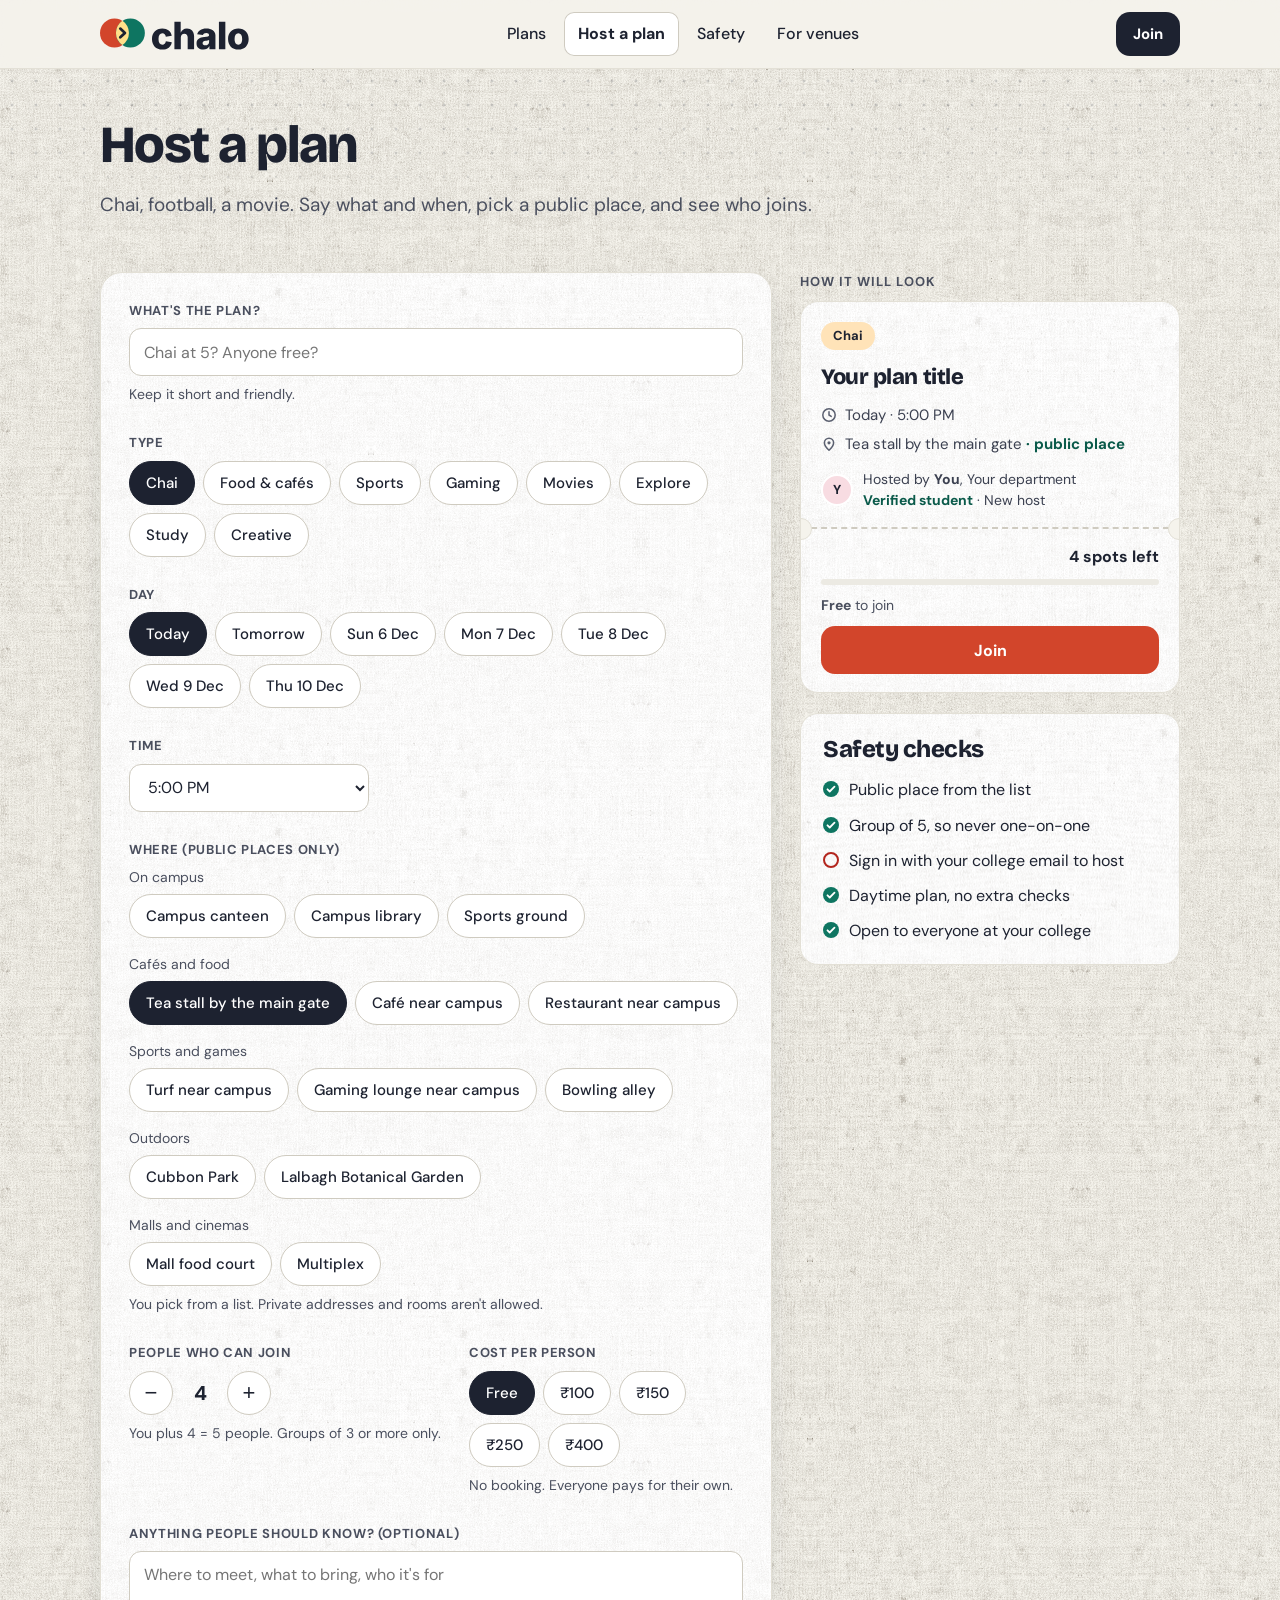
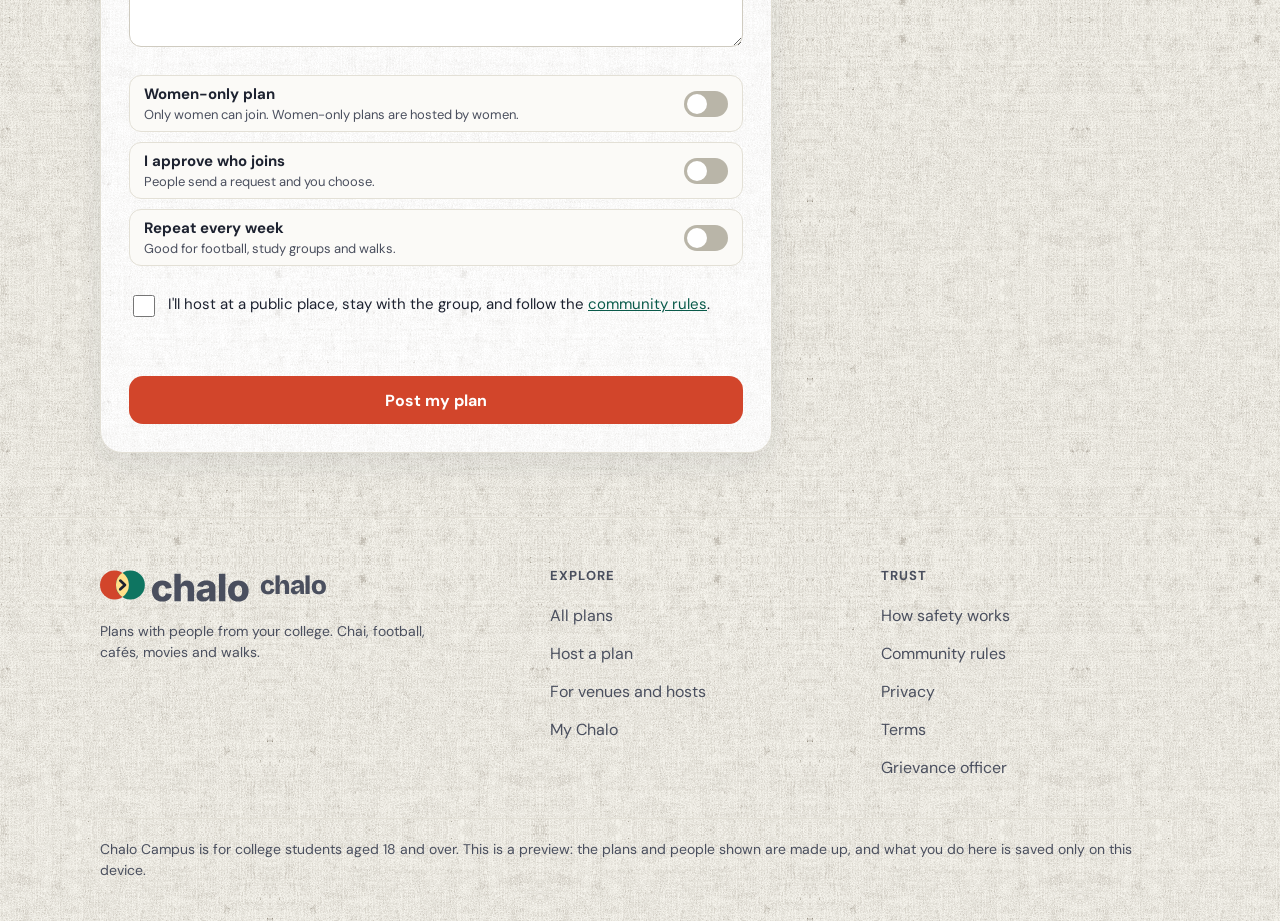
<file: Chalo_Campus_v3/create.html>
<!doctype html>
<html lang="en">
<head>
<meta charset="utf-8">
<meta name="viewport" content="width=device-width, initial-scale=1, viewport-fit=cover">
<title>Host a plan · Chalo Campus</title>
<meta name="description" content="Post a plan in under a minute. Pick a public place, set the group size and decide who can join.">
<meta name="theme-color" content="#F5F3EC">
<link rel="icon" href="data:image/svg+xml,%3Csvg xmlns=%22http://www.w3.org/2000/svg%22 viewBox=%220 0 200 200%22 width=%22200%22 height=%22200%22 style=%22flex-shrink:0%22%3E%3Crect width=%22200%22 height=%22200%22 rx=%2246%22 fill=%22%231D2230%22/%3E%3Cg transform=%22translate%2831.8 45%29 scale%281.1%29%22%3E%0A%3Ccircle cx=%2240%22 cy=%2250%22 r=%2240%22 fill=%22%23D2452B%22/%3E%3Ccircle cx=%2284%22 cy=%2250%22 r=%2240%22 fill=%22%230E7561%22/%3E%0A%3Cpath d=%22M62 16.6 A40 40 0 0 1 62 83.4 A40 40 0 0 1 62 16.6 Z%22 fill=%22%23FFE08A%22/%3E%0A%3Cpath d=%22M56 38 L69 50 L56 62%22 fill=%22none%22 stroke=%22%231D2230%22 stroke-width=%227.5%22 stroke-linecap=%22round%22 stroke-linejoin=%22round%22/%3E%3C/g%3E%3C/svg%3E">
<link rel="preconnect" href="https://fonts.googleapis.com">
<link rel="preconnect" href="https://fonts.gstatic.com" crossorigin>
<link rel="stylesheet" href="https://fonts.googleapis.com/css2?family=Bricolage+Grotesque:wght@600;800&amp;family=Caveat:wght@600&amp;family=DM+Sans:wght@400;500;700&amp;display=swap">
<style>
/* Chalo Campus: shared styles. Off-white paper, grain, dot grid, halftone, washi tape. */
:root{
  --bg:#F5F3EC;--ink:#1D2230;--ink2:#4A4F5E;--line:#E3E0D6;--line2:#CFCBC0;
  --accent:#D2452B;--accent-d:#B63A22;--green:#0E7561;--green-d:#0A5A4A;--mint:#E4F0EB;
  --butter:#FFE08A;--amber:#FFF3D1;--amber-ink:#6B4A00;--danger:#B3261E;
  --display:'Bricolage Grotesque','DM Sans',system-ui,sans-serif;
  --body:'DM Sans',system-ui,-apple-system,'Segoe UI',sans-serif;
  --hand:'Caveat','Segoe Script','Bradley Hand',cursive;
  --shadow:0 12px 32px rgba(29,34,48,.08);
  --grain:url("texture.webp");--grain-soft:url("texture-soft.webp");
  --squig:url("data:image/svg+xml,%3Csvg xmlns='http://www.w3.org/2000/svg' width='24' height='8' viewBox='0 0 24 8'%3E%3Cpath d='M0 4 Q6 0 12 4 T24 4' fill='none' stroke='%23D2452B' stroke-width='2' stroke-linecap='round'/%3E%3C/svg%3E");
}
*{box-sizing:border-box}
html{scroll-behavior:smooth}
body{margin:0;background-color:var(--bg);background-image:var(--grain);color:var(--ink);font-family:var(--body);font-size:16px;line-height:1.5;-webkit-font-smoothing:antialiased}
body::before{content:"";position:fixed;inset:0 0 auto;height:env(safe-area-inset-top,0px);z-index:60;background:var(--bg)}
img,svg{max-width:100%}
h1,h2,h3,h4{font-family:var(--display);font-weight:800;letter-spacing:-.02em;line-height:1.1;margin:0;text-wrap:balance}
h1{font-size:clamp(38px,6vw,62px);letter-spacing:-.03em}
.h2{font-size:clamp(28px,4vw,40px)}
.h3{font-size:24px}
p{margin:0}
a{color:var(--green-d)}
.lead{font-size:19px;line-height:1.55;color:var(--ink2);max-width:60ch}
.hint{font-size:14px;color:var(--ink2);line-height:1.5}
.eyebrow{font-size:13px;font-weight:700;letter-spacing:.08em;text-transform:uppercase;color:var(--ink2)}
:focus-visible{outline:3px solid var(--ink);outline-offset:2px}
.visually-hidden{position:absolute;width:1px;height:1px;overflow:hidden;clip:rect(0 0 0 0);white-space:nowrap}
[hidden]{display:none!important}

/* layout */
.wrap{max-width:1120px;margin:0 auto;padding-left:max(20px,env(safe-area-inset-left,0px));padding-right:max(20px,env(safe-area-inset-right,0px))}
.section{padding-top:72px;padding-bottom:72px}
.section-tight{padding-top:24px;padding-bottom:64px}
.stack{display:flex;flex-direction:column;gap:16px}
.stack-lg{display:flex;flex-direction:column;gap:28px}
.row{display:flex;flex-wrap:wrap;gap:12px;align-items:center}
.between{display:flex;flex-wrap:wrap;gap:8px 16px;align-items:center;justify-content:space-between}
.grid{display:grid;gap:20px;align-items:start}
.cols-3{grid-template-columns:repeat(auto-fit,minmax(280px,1fr))}
.cols-4{grid-template-columns:repeat(auto-fit,minmax(220px,1fr))}
.cols-2{grid-template-columns:repeat(auto-fit,minmax(320px,1fr))}
.cards{grid-template-columns:repeat(auto-fill,minmax(320px,1fr))}
.split{display:grid;grid-template-columns:minmax(0,1fr) minmax(0,1fr);gap:48px;align-items:center}
.minw{min-width:0}
@media (max-width:860px){.split{grid-template-columns:minmax(0,1fr);gap:32px}}

/* textures */
.dots,.halftone,.navy{position:relative;isolation:isolate}
.dots::before{content:"";position:absolute;inset:0;z-index:-1;background-image:radial-gradient(rgba(29,34,48,.16) 1.2px,transparent 1.7px);background-size:24px 24px;-webkit-mask-image:linear-gradient(#000 35%,transparent);mask-image:linear-gradient(#000 35%,transparent)}
.halftone{background-color:var(--mint)}
.halftone::before{content:"";position:absolute;inset:0;z-index:-1;background-image:radial-gradient(circle,rgba(14,117,97,.22) 2.2px,transparent 2.7px),radial-gradient(circle,rgba(14,117,97,.22) 2.2px,transparent 2.7px);background-size:18px 18px;background-position:0 0,9px 9px;-webkit-mask-image:linear-gradient(120deg,#000,transparent 65%);mask-image:linear-gradient(120deg,#000,transparent 65%)}
.navy{background-color:var(--ink);color:#fff}
.navy::before{content:"";position:absolute;inset:0;z-index:-1;background-image:radial-gradient(rgba(255,255,255,.13) 1.2px,transparent 1.7px);background-size:22px 22px;-webkit-mask-image:linear-gradient(200deg,#000,transparent 70%);mask-image:linear-gradient(200deg,#000,transparent 70%)}
.navy .hint,.navy .lead{color:#D5D8E0}
.paper{background-color:#fff;background-image:var(--grain-soft)}
.tape{position:relative}
.tape::before{content:"";position:absolute;top:-12px;left:50%;width:88px;height:26px;transform:translateX(-50%) rotate(-3deg);background-color:rgba(255,224,138,.85);background-image:repeating-linear-gradient(90deg,rgba(255,255,255,.4) 0 6px,transparent 6px 12px);box-shadow:0 1px 2px rgba(0,0,0,.1);z-index:2}
.squiggle{background:var(--squig) repeat-x 0 100%;background-size:24px 8px;padding-bottom:8px}
.hl{background:var(--butter);padding:0 10px;border-radius:10px;box-decoration-break:clone;-webkit-box-decoration-break:clone}

/* buttons, chips, pills */
.btn{display:inline-flex;align-items:center;justify-content:center;gap:8px;min-height:48px;padding:0 22px;border-radius:14px;border:1.5px solid transparent;font:700 16px var(--body);cursor:pointer;text-decoration:none;text-align:center;transition:transform .12s ease,box-shadow .12s ease,background-color .12s ease}
.btn:hover{transform:translateY(-1px);box-shadow:0 6px 14px rgba(29,34,48,.14)}
.btn:disabled,.btn[disabled]{opacity:.55;cursor:not-allowed;transform:none;box-shadow:none}
.btn-primary{background:var(--accent);color:#fff}.btn-primary:hover{background:var(--accent-d)}
.btn-dark{background:var(--ink);color:#fff}
.btn-ghost{background:transparent;border-color:var(--ink);color:var(--ink)}
.btn-soft{background:#fff;border-color:var(--line2);color:var(--ink)}
.btn-light{background:#fff;color:var(--ink)}
.btn-sm{min-height:44px;padding:0 16px;font-size:15px}
.btn-block{width:100%}
.link-btn{min-height:44px;padding:0;border:0;background:transparent;color:var(--green-d);font:700 15px var(--body);text-decoration:underline;cursor:pointer}
.chips{display:flex;flex-wrap:wrap;gap:8px}
.chip{min-height:44px;padding:0 16px;border-radius:999px;border:1px solid var(--line2);background:#fff;color:var(--ink);font:500 15px var(--body);cursor:pointer}
.chip[aria-pressed="true"]{background:var(--ink);border-color:var(--ink);color:#fff}
.chip[disabled]{opacity:.5;cursor:not-allowed}
.pill{display:inline-flex;align-items:center;padding:4px 12px;border-radius:999px;background:#EEF0F4;font-size:13px;font-weight:700;color:var(--ink)}
.pill-green{background:var(--mint);color:var(--green-d)}
.pill-amber{background:var(--amber);color:var(--amber-ink)}
.ok{color:var(--green-d);font-weight:700}
.note{padding:10px 14px;border-radius:12px;background:var(--amber);color:var(--amber-ink);font-size:14px;line-height:1.5}
.note-green{background:var(--mint);color:var(--green-d)}

/* forms */
.field{display:flex;flex-direction:column;gap:8px;min-width:0}
.label{font-size:13px;font-weight:700;letter-spacing:.05em;text-transform:uppercase;color:var(--ink2)}
.input,.select,.textarea{width:100%;min-height:48px;padding:0 14px;border-radius:12px;border:1px solid var(--line2);background:#fff;color:var(--ink);font:400 16px var(--body)}
.textarea{padding:12px 14px;min-height:96px;resize:vertical}
.err{margin:0;color:var(--danger);font-size:14px;font-weight:500}
.check{display:flex;gap:10px;align-items:flex-start;font-size:15px;line-height:1.45}
.check input{width:22px;height:22px;margin-top:1px;flex:none;accent-color:var(--green)}
.switch{display:flex;align-items:center;justify-content:space-between;gap:16px;width:100%;min-height:56px;padding:8px 14px;border-radius:12px;border:1px solid var(--line);background:#FBFAF7;text-align:left;color:var(--ink);cursor:pointer;font-family:var(--body)}
.switch .t{display:flex;flex-direction:column;gap:2px;min-width:0}
.switch .t b{font-size:15px}.switch .t span{font-size:13px;color:var(--ink2)}
.switch .tr{position:relative;flex:none;width:44px;height:26px;border-radius:999px;background:#B9B5A8}
.switch .tr::after{content:"";position:absolute;top:3px;left:3px;width:20px;height:20px;border-radius:50%;background:#fff;transition:left .15s}
.switch[aria-checked="true"] .tr{background:var(--green)}
.switch[aria-checked="true"] .tr::after{left:21px}
.stepper{display:flex;align-items:center;gap:12px}
.stepper button{width:44px;height:44px;border-radius:50%;border:1px solid var(--line2);background:#fff;font-size:22px;color:var(--ink);cursor:pointer}
.stepper output{min-width:30px;text-align:center;font-size:20px;font-weight:800;font-variant-numeric:tabular-nums}

/* cards */
.card{background-color:#fff;background-image:var(--grain-soft);border:1px solid var(--line);border-radius:18px;padding:22px;min-width:0}
.card-lg{border-radius:22px;padding:28px;box-shadow:var(--shadow)}
.box{border:1px solid var(--line);border-radius:14px;padding:16px;background:#FBFAF7;display:flex;flex-direction:column;gap:12px}

/* header */
.site-header{position:sticky;top:env(safe-area-inset-top,0px);z-index:50;background:rgba(245,243,236,.94);-webkit-backdrop-filter:blur(8px);backdrop-filter:blur(8px);border-bottom:1px solid var(--line)}
.site-header .wrap{display:flex;align-items:center;justify-content:space-between;gap:16px;min-height:68px}
.logo{display:flex;align-items:center;gap:10px;color:var(--ink);text-decoration:none;font-family:var(--display);font-weight:800;font-size:26px;letter-spacing:-.02em}
.nav{display:flex;align-items:center;gap:4px;flex:1;justify-content:center}
.nav a{display:inline-flex;align-items:center;min-height:44px;padding:0 14px;border-radius:10px;color:var(--ink);text-decoration:none;font-weight:500}
.nav a:hover{background:rgba(29,34,48,.06)}
.nav a[aria-current="page"]{background:#fff;box-shadow:inset 0 0 0 1px var(--line2);font-weight:700}
.head-actions{display:flex;align-items:center;gap:8px}
.menu-btn{display:none}
.av{width:32px;height:32px;border-radius:50%;display:inline-flex;align-items:center;justify-content:center;font-weight:700;font-size:13px;border:2px solid #fff;box-sizing:border-box;flex:none;color:var(--ink)}
.avs{display:flex;align-items:center;padding-right:8px}.avs .av{margin-right:-8px}
@media (max-width:860px){
  .menu-btn{display:inline-flex}
  .nav{display:none;position:absolute;top:100%;left:0;right:0;flex-direction:column;align-items:stretch;gap:2px;padding:12px max(20px,env(safe-area-inset-right,0px)) 20px max(20px,env(safe-area-inset-left,0px));background:var(--bg);border-bottom:1px solid var(--line)}
  .nav.open{display:flex}
  .logo{font-size:24px}
}

/* footer */
.site-footer{border-top:1px solid var(--line);margin-top:0;padding-top:48px;padding-bottom:40px}
.foot-grid{display:grid;grid-template-columns:minmax(0,1.4fr) repeat(2,minmax(0,1fr));gap:32px}
.foot-grid ul{list-style:none;margin:12px 0 0;padding:0;display:flex;flex-direction:column;gap:2px}
.foot-grid a{display:inline-flex;align-items:center;min-height:36px;color:var(--ink2);text-decoration:none}
.foot-grid a:hover{color:var(--ink);text-decoration:underline}
.foot-base{margin-top:32px;padding-top:20px;border-top:1px solid var(--line);font-size:14px;color:var(--ink2)}
@media (max-width:700px){.foot-grid{grid-template-columns:minmax(0,1fr) minmax(0,1fr)}.foot-grid>:first-child{grid-column:1/-1}}

/* hero */
.hero{padding-top:56px;padding-bottom:84px}
.hero-grid{display:grid;grid-template-columns:minmax(0,1.1fr) minmax(0,.9fr);gap:48px;align-items:center}
@media (max-width:900px){.hero-grid{grid-template-columns:minmax(0,1fr)}.hero{padding-top:32px}}
.badge{display:inline-flex;align-items:center;gap:8px;padding:8px 14px;border-radius:999px;background:#fff;border:1px solid var(--line);font-size:14px;font-weight:500}
.ticks{list-style:none;margin:0;padding:0;display:flex;flex-wrap:wrap;gap:10px 22px;font-size:15px;color:var(--ink2)}
.ticks li{display:flex;align-items:center;gap:8px}
.hero-art{position:relative;display:flex;flex-direction:column;gap:18px;padding:16px 0 8px}
.postit{align-self:flex-start;width:min(300px,100%);padding:26px 24px 22px;background:#FFE98F;border-radius:4px;transform:rotate(-3deg);box-shadow:0 14px 26px rgba(29,34,48,.16);font-family:var(--hand);font-size:34px;line-height:1;font-weight:600}
.postit small{display:block;margin-top:12px;font-size:22px;color:#5A4A12}
.ticket{display:block;text-decoration:none;color:var(--ink);padding:16px 18px;border-radius:16px;background-color:#fff;background-image:var(--grain-soft);border:1px solid var(--line);box-shadow:var(--shadow)}
.ticket:nth-of-type(1){transform:rotate(1.6deg);margin-left:12%}
.ticket:nth-of-type(2){transform:rotate(-1.4deg);margin-left:2%}
.ticket b{display:block;font-family:var(--display);font-size:19px;line-height:1.2;margin:4px 0 6px}
.ticket .hint{display:flex;gap:10px;flex-wrap:wrap}
.notes{display:grid;grid-template-columns:repeat(auto-fit,minmax(240px,1fr));gap:26px}
.sticky{position:relative;padding:26px 22px 22px;border-radius:4px;font-family:var(--hand);font-size:32px;line-height:1.05;font-weight:600;box-shadow:0 12px 22px rgba(29,34,48,.12)}
.sticky:nth-child(1){background:#FFE98F;transform:rotate(-2deg)}
.sticky:nth-child(2){background:#CFE5F5;transform:rotate(1.5deg)}
.sticky:nth-child(3){background:#F8DCE2;transform:rotate(-1deg)}
.tiles{display:grid;grid-template-columns:repeat(auto-fit,minmax(200px,1fr));gap:14px}
.tile{display:flex;flex-direction:column;gap:4px;min-height:96px;padding:16px 18px;border-radius:16px;text-decoration:none;color:var(--ink);border:1px solid rgba(29,34,48,.08);transition:transform .12s ease}
.tile:hover{transform:translateY(-2px) rotate(-.6deg)}
.tile b{font-family:var(--display);font-size:20px}
.tile span{font-size:14px;color:rgba(29,34,48,.75)}
.step{display:flex;gap:14px;align-items:flex-start}
.num{flex:none;width:34px;height:34px;border-radius:50%;background:var(--ink);color:#fff;display:inline-flex;align-items:center;justify-content:center;font-weight:700}
.ticks-list{list-style:none;margin:0;padding:0;display:flex;flex-direction:column;gap:12px}
.ticks-list li{display:flex;gap:10px;align-items:flex-start;line-height:1.45}
.ticks-list svg{flex:none;margin-top:3px}
.page-head{padding-top:48px;padding-bottom:28px}

/* plan card */
.plan{display:flex;flex-direction:column;gap:14px;padding:20px 20px 18px}
.plan-title{font-size:22px;line-height:1.2}
.plan-title a{color:var(--ink);text-decoration:none}
.plan-title a:hover{text-decoration:underline}
.pills{display:flex;flex-wrap:wrap;gap:6px}
.meta{list-style:none;margin:0;padding:0;display:flex;flex-direction:column;gap:6px;font-size:15px;color:#3B4050}
.meta li{display:flex;gap:8px;align-items:center}
.meta svg{flex:none}
.plan-host{display:flex;gap:10px;align-items:center;font-size:14px;color:#3B4050}
.perf{position:relative;border-top:2px dashed var(--line2);margin:2px -20px}
.perf::before,.perf::after{content:"";position:absolute;top:-11px;width:20px;height:20px;border-radius:50%;background:var(--bg);border:1px solid var(--line)}
.perf::before{left:-11px;clip-path:inset(0 0 0 50%)}
.perf::after{right:-11px;clip-path:inset(0 50% 0 0)}
.plan-foot{display:flex;flex-direction:column;gap:10px}
.bar{height:6px;border-radius:999px;background:#ECEAE3;overflow:hidden}
.bar i{display:block;height:100%;background:var(--green);border-radius:999px}
.actions{display:flex;gap:8px;flex-wrap:wrap}
.actions .btn{flex:1 1 120px}

/* filters */
.filters{display:flex;flex-direction:column;gap:16px}
.filter-row{display:grid;grid-template-columns:repeat(auto-fit,minmax(180px,1fr));gap:14px}
.empty{padding:36px;border-radius:18px;border:2px dashed var(--line2);text-align:center;display:flex;flex-direction:column;gap:12px;align-items:center}

/* plan detail */
.detail{display:grid;grid-template-columns:minmax(0,1fr) 380px;gap:28px;align-items:start}
.sticky-col{position:sticky;top:90px;display:flex;flex-direction:column;gap:20px}
@media (max-width:940px){.detail{grid-template-columns:minmax(0,1fr)}.sticky-col{position:static}}
.facts{display:grid;grid-template-columns:auto minmax(0,1fr);gap:10px 18px;margin:0}
.facts dt{font-weight:700;color:var(--ink2);font-size:14px}.facts dd{margin:0}
.people{list-style:none;margin:0;padding:0;display:flex;flex-direction:column;gap:6px}
.people li{display:flex;align-items:center;gap:12px;flex-wrap:wrap;padding:8px 0;border-bottom:1px solid var(--line)}
.people li:last-child{border-bottom:0}
.people .who{flex:1 1 180px;min-width:0}
.people .acts{display:flex;gap:4px}
.chat{display:flex;flex-direction:column;gap:10px;max-height:340px;overflow:auto;padding:2px}
.msg{max-width:88%;padding:10px 14px;border-radius:14px;background:#F0EEE6;align-self:flex-start;overflow-wrap:anywhere}
.msg small{display:block;font-size:12px;opacity:.7;margin-bottom:2px}
.msg.me{align-self:flex-end;background:var(--ink);color:#fff}
.sum{margin:0;display:flex;flex-direction:column;gap:8px;font-variant-numeric:tabular-nums}
.sum div{display:flex;justify-content:space-between;gap:12px}
.sum dd{margin:0}
.sum .tot{padding-top:10px;border-top:1px solid var(--line);font-size:20px;font-weight:800}
.ok-msg{padding:10px 14px;border-radius:12px;background:var(--mint);color:var(--green-d);font-weight:700;font-size:15px}
.rate{display:flex;flex-wrap:wrap;gap:8px;align-items:center;padding:10px 0;border-bottom:1px solid var(--line)}

/* faq */
details.faq{border-bottom:1px solid var(--line)}
details.faq summary{cursor:pointer;list-style:none;display:flex;justify-content:space-between;gap:16px;align-items:center;min-height:56px;font-weight:700;font-size:17px}
details.faq summary::-webkit-details-marker{display:none}
details.faq summary::after{content:"+";font-size:24px;font-weight:400}
details.faq[open] summary::after{content:"\2212"}
details.faq p{padding:0 0 18px;color:var(--ink2);max-width:62ch}

/* modal + toast */
.modal-back{position:fixed;inset:0;z-index:100;background:rgba(29,34,48,.55);display:flex;align-items:center;justify-content:center;padding:16px}
.modal{position:relative;width:100%;max-width:480px;max-height:100%;overflow:auto;background-color:#fff;background-image:var(--grain-soft);border-radius:22px;padding:28px;display:flex;flex-direction:column;gap:16px;box-shadow:0 24px 60px rgba(0,0,0,.3)}
.modal-x{position:absolute;top:10px;right:10px;width:44px;height:44px;border:0;background:transparent;font-size:28px;line-height:1;cursor:pointer;color:var(--ink)}
.toast{position:fixed;left:50%;bottom:calc(24px + env(safe-area-inset-bottom,0px));transform:translate(-50%,20px);opacity:0;pointer-events:none;background:var(--ink);color:#fff;padding:14px 20px;border-radius:14px;max-width:min(480px,calc(100% - 32px));z-index:200;transition:opacity .2s,transform .2s;font-size:15px;box-shadow:0 8px 24px rgba(29,34,48,.3)}
.toast.on{opacity:1;transform:translate(-50%,0)}

/* tables and calc */
.tiers{display:grid;grid-template-columns:repeat(auto-fit,minmax(260px,1fr));gap:20px;align-items:stretch}
.tier{display:flex;flex-direction:column;gap:14px}
.tier .price{font-family:var(--display);font-size:34px;font-weight:800}
.prose{max-width:70ch;display:flex;flex-direction:column;gap:14px}
.prose h2{font-size:28px;margin-top:20px}
.prose ul{margin:0;padding-left:22px;display:flex;flex-direction:column;gap:6px}
.prose mark{background:var(--butter);padding:0 6px;border-radius:6px}
.toc{display:flex;flex-wrap:wrap;gap:8px}
noscript .note{margin:16px}
@media (prefers-reduced-motion:reduce){*,*::before,*::after{transition:none!important;animation:none!important;scroll-behavior:auto!important}}

body,.paper,.card,.ticket,.modal{background-size:540px 540px}</style>
<link rel="stylesheet" href="motion.css">
<script src="motion.js"></script>
</head>
<body>
<div id="site-header"></div>
<noscript><p class="note">Chalo needs JavaScript to create plans. Please turn it on.</p></noscript>

<main id="main" data-page="create">
<section class="page-head dots">
<div class="wrap stack">
<h1 style="font-size:clamp(34px,5vw,52px)">Host a plan</h1>
<p class="lead">Chai, football, a movie. Say what and when, pick a public place, and see who joins.</p>
</div>
</section>

<section class="section-tight">
<div class="wrap">
<div id="done" class="card card-lg stack tape" hidden style="max-width:560px;margin:0 auto">
<h2 class="h2">Your plan is live</h2>
<p class="lead" id="doneText"></p>
<div class="row"><a class="btn btn-primary" id="doneLink" href="plans.html">View my plan</a><button type="button" class="btn btn-soft" id="again">Post another</button></div>
</div>

<div id="builder" class="detail">
<form id="form" class="card card-lg stack-lg minw" novalidate>
<div class="field"><label class="label" for="title">What's the plan?</label><input class="input" id="title" maxlength="70" placeholder="Chai at 5? Anyone free?" autocomplete="off"><span class="hint">Keep it short and friendly.</span></div>

<div class="field"><span class="label" id="catL">Type</span><div class="chips" id="catChips" role="group" aria-labelledby="catL"></div></div>

<div class="field"><span class="label" id="dayL">Day</span><div class="chips" id="dayChips" role="group" aria-labelledby="dayL"></div></div>
<div class="field" style="max-width:240px"><label class="label" for="time">Time</label><select class="select" id="time"></select></div>
<div id="lateBox" hidden class="note"></div>

<div class="field"><span class="label" id="venL">Where (public places only)</span><div id="venues" class="stack" role="group" aria-labelledby="venL"></div><span class="hint">You pick from a list. Private addresses and rooms aren't allowed.</span></div>

<div class="row" style="align-items:flex-start;gap:28px">
<div class="field"><span class="label" id="spL">People who can join</span><div class="stepper"><button type="button" id="spDown" aria-label="Fewer spots">−</button><output id="spots" aria-live="polite" aria-labelledby="spL">4</output><button type="button" id="spUp" aria-label="More spots">+</button></div><span class="hint" id="spNote"></span></div>
<div class="field" style="flex:1 1 260px"><span class="label" id="costL">Cost per person</span><div class="chips" id="costChips" role="group" aria-labelledby="costL"></div><span class="hint" id="costNote"></span></div>
</div>

<div id="payBox" class="box" hidden>
<div class="field"><span class="label" id="minL">Book once this many people have paid</span><div class="stepper"><button type="button" id="mnDown" aria-label="Fewer people">−</button><output id="minPay" aria-labelledby="minL">4</output><button type="button" id="mnUp" aria-label="More people">+</button></div></div>
<p class="hint">Everyone pays their share into Chalo and it stays on hold. You never front the money. If the plan doesn't reach this number, everyone is refunded.</p>
</div>

<div class="field"><label class="label" for="desc">Anything people should know? (optional)</label><textarea class="textarea" id="desc" maxlength="240" placeholder="Where to meet, what to bring, who it's for"></textarea></div>

<div class="stack" style="gap:10px">
<button type="button" class="switch" role="switch" aria-checked="false" id="swWomen"><span class="t"><b>Women-only plan</b><span>Only women can join. Women-only plans are hosted by women.</span></span><span class="tr"></span></button>
<button type="button" class="switch" role="switch" aria-checked="false" id="swApprove"><span class="t"><b>I approve who joins</b><span>People send a request and you choose.</span></span><span class="tr"></span></button>
<button type="button" class="switch" role="switch" aria-checked="false" id="swWeekly"><span class="t"><b>Repeat every week</b><span>Good for football, study groups and walks.</span></span><span class="tr"></span></button>
</div>

<label class="check"><input type="checkbox" id="rules"><span>I'll host at a public place, stay with the group, and follow the <a href="legal.html#guidelines" target="_blank" rel="noopener">community rules</a>.</span></label>
<p class="err" id="err" role="alert"></p>
<button type="submit" class="btn btn-primary">Post my plan</button>
</form>

<aside class="sticky-col">
<div><div class="eyebrow" style="margin-bottom:10px">How it will look</div><div id="preview"></div></div>
<div class="card stack"><h2 class="h3">Safety checks</h2><ul class="ticks-list" id="checks"></ul></div>
</aside>
</div>
</div>
</section>
</main>

<div id="site-footer"></div>
<script>
/* Chalo Campus: shared script. Data lives in this browser only (localStorage). */
(function () {
  'use strict';

  const KEY = 'chalo.v1';
  const CAMPUS = 'MSRIT Bengaluru';
  const FEE_RATE = 0.05;

  const CATS = [
    { k: 'Chai', s: 'chai', c: '#FFE3B8' },
    { k: 'Food & cafés', s: 'food', c: '#F5DCCB' },
    { k: 'Sports', s: 'sports', c: '#CDEBD8' },
    { k: 'Gaming', s: 'gaming', c: '#DCD4F7' },
    { k: 'Movies', s: 'movies', c: '#F7D3D9' },
    { k: 'Explore', s: 'explore', c: '#CFE5F5' },
    { k: 'Study', s: 'study', c: '#E6EAB8' },
    { k: 'Creative', s: 'creative', c: '#F8DCE2' }
  ];
  const DEPT_GROUPS = [{ label: 'Engineering & Technology Departments', items: ['Aerospace Engineering', 'Artificial Intelligence & Data Science', 'Artificial Intelligence & Machine Learning', 'Biotechnology', 'Chemical Engineering', 'Civil Engineering', 'Computer Science & Engineering', 'Computer Science & Engineering (AI & ML)', 'Computer Science & Engineering (Cybersecurity)', 'Electrical & Electronics Engineering', 'Electronics & Communication Engineering', 'Electronics & Instrumentation Engineering', 'Electronics & Telecommunication Engineering', 'Industrial Engineering & Management', 'Information Science & Engineering', 'Medical Electronics Engineering', 'Mechanical Engineering'] }, { label: 'Architecture, Science, Management & Applications', items: ['Architecture', 'Chemistry', 'Humanities', 'Mathematics', 'Physics (Basic Sciences)', 'Master of Computer Applications (MCA)', 'Department of Management Studies (MBA)'] }];
  const DEPTS = DEPT_GROUPS.reduce(function (a, g) { return a.concat(g.items); }, []);
  const VENUES = [
    { g: 'On campus', items: ['Campus canteen', 'Campus library', 'Sports ground'] },
    { g: 'Cafés and food', items: ['Tea stall by the main gate', 'Café near campus', 'Restaurant near campus'] },
    { g: 'Sports and games', items: ['Turf near campus', 'Gaming lounge near campus', 'Bowling alley'] },
    { g: 'Outdoors', items: ['Cubbon Park', 'Lalbagh Botanical Garden'] },
    { g: 'Malls and cinemas', items: ['Mall food court', 'Multiplex'] }
  ];
  const AV = ['#FFD9C9', '#D6ECE4', '#E3DCFA', '#FFF0B8', '#D4E6F7', '#F8DCE2'];
  const DAYS = ['Sun', 'Mon', 'Tue', 'Wed', 'Thu', 'Fri', 'Sat'];
  const MONTHS = ['Jan', 'Feb', 'Mar', 'Apr', 'May', 'Jun', 'Jul', 'Aug', 'Sep', 'Oct', 'Nov', 'Dec'];

  const ICON = {
    tick: '<svg width="16" height="16" viewBox="0 0 16 16" fill="none" aria-hidden="true"><circle cx="8" cy="8" r="8" fill="#0E7561"/><path d="M4.5 8.3l2.2 2.2 4.8-4.8" stroke="#fff" stroke-width="1.8" stroke-linecap="round" stroke-linejoin="round"/></svg>',
    clock: '<svg width="16" height="16" viewBox="0 0 16 16" fill="none" aria-hidden="true"><circle cx="8" cy="8" r="6.2" stroke="#5B6070" stroke-width="1.5"/><path d="M8 4.7V8l2.2 1.4" stroke="#5B6070" stroke-width="1.5" stroke-linecap="round"/></svg>',
    pin: '<svg width="16" height="16" viewBox="0 0 16 16" fill="none" aria-hidden="true"><path d="M8 14.2s4.6-3.9 4.6-7.4A4.6 4.6 0 003.4 6.8C3.4 10.3 8 14.2 8 14.2z" stroke="#5B6070" stroke-width="1.5" stroke-linejoin="round"/><circle cx="8" cy="6.8" r="1.6" fill="#5B6070"/></svg>',
    logo: '<svg class="logo-svg" viewBox="0 6 414.6 94" width="150" height="34" role="img" aria-label="Chalo"><g class="lg-a"><circle cx="40" cy="50" r="40" fill="#D2452B"/></g><g class="lg-b"><circle cx="84" cy="50" r="40" fill="#0E7561"/></g><g class="lg-l"><path d="M62 16.6A40 40 0 0 1 62 83.4A40 40 0 0 1 62 16.6Z" fill="#FFE08A"/></g><g class="lg-c"><path d="M56 38L69 50L56 62" fill="none" stroke="#1D2230" stroke-width="7.5" stroke-linecap="round" stroke-linejoin="round"/></g><path d="M172.1953125 96.06640625C186.8203125 96.06640625 196.62109375 88.1953125 198.3984375 75.5L182.046875 72.859375C180.98046875 79.00390625 177.62890625 82.5078125 172.3984375 82.5078125C165.59375 82.5078125 161.734375 76.46484375 161.734375 66.71484375C161.734375 56.9140625 165.59375 51.07421875 172.3984375 51.07421875C177.62890625 51.07421875 180.87890625 54.4765625 181.99609375 60.41796875L198.34765625 57.67578125C196.5703125 45.3359375 186.66796875 37.515625 172.1953125 37.515625C154.421875 37.515625 143.65625 49.296875 143.65625 66.81640625C143.65625 84.28515625 154.421875 96.06640625 172.1953125 96.06640625Z M223.38484375000002 62.6015625C223.38484375000002 56.0 227.29500000000002 52.08984375 233.08406250000002 52.08984375C238.87312500000002 52.08984375 242.32625000000002 55.8984375 242.32625000000002 62.296875V95.0H260.04890625V58.84375C260.04890625 45.99609375 252.27937500000002 37.515625 240.39656250000002 37.515625C231.56062500000002 37.515625 226.07625000000002 42.1875 223.02937500000002 49.5V19.3359375H205.66218750000002V95.0H223.38484375000002Z M285.54312500000003 96.015625C293.41421875000003 96.015625 298.89859375000003 92.8671875 301.99625000000003 87.02734375H302.45328125000003V95.0H319.10953125000003V56.45703125C319.10953125000003 44.26953125 307.98843750000003 37.515625 293.87125000000003 37.515625C279.65250000000003 37.515625 270.71500000000003 44.16796875 268.48062500000003 53.8671875L284.52750000000003 55.94921875C285.49234375000003 52.39453125 288.79312500000003 50.109375 293.71890625000003 50.109375C298.54312500000003 50.109375 301.43765625000003 52.34375 301.43765625000003 56.25390625V56.45703125C301.43765625000003 59.9609375 297.57828125000003 60.671875 287.98062500000003 61.484375C276.50406250000003 62.44921875 266.85562500000003 66.6640625 266.85562500000003 79.2578125C266.85562500000003 90.48046875 274.62515625000003 96.015625 285.54312500000003 96.015625ZM290.92593750000003 84.28515625C286.66031250000003 84.28515625 283.61343750000003 82.25390625 283.61343750000003 78.4453125C283.61343750000003 74.6875 286.55875000000003 72.453125 291.78921875000003 71.69140625C295.09000000000003 71.18359375 299.55875000000003 70.421875 301.59000000000003 69.35546875V74.7890625C301.59000000000003 80.375 296.86734375000003 84.28515625 290.92593750000003 84.28515625Z M346.48265625000005 19.3359375H328.76000000000005V95.0H346.48265625000005Z M382.48859375000006 96.06640625C400.21125000000006 96.06640625 410.97687500000006 84.28515625 410.97687500000006 66.81640625C410.97687500000006 49.296875 400.21125000000006 37.515625 382.48859375000006 37.515625C364.71515625000006 37.515625 353.94953125000006 49.296875 353.94953125000006 66.81640625C353.94953125000006 84.28515625 364.71515625000006 96.06640625 382.48859375000006 96.06640625ZM382.48859375000006 82.5078125C375.68390625000006 82.5078125 372.02765625000006 76.16015625 372.02765625000006 66.71484375C372.02765625000006 57.21875 375.68390625000006 51.07421875 382.48859375000006 51.07421875C389.29328125000006 51.07421875 392.94953125000006 57.21875 392.94953125000006 66.71484375C392.94953125000006 76.16015625 389.29328125000006 82.5078125 382.48859375000006 82.5078125Z" fill="currentColor"/></svg>'
  };

  /* ---------- helpers ---------- */
  function esc(s) {
    return String(s == null ? '' : s).replace(/[&<>"']/g, function (c) {
      return { '&': '&amp;', '<': '&lt;', '>': '&gt;', '"': '&quot;', "'": '&#39;' }[c];
    });
  }
  function rupee(n) { return '₹' + Number(n).toLocaleString('en-IN'); }
  function fee(cost) { return Math.ceil(cost * FEE_RATE); }
  function avColor(name) {
    let h = 0;
    for (let i = 0; i < name.length; i++) h = (h * 31 + name.charCodeAt(i)) >>> 0;
    return AV[h % AV.length];
  }
  function fmtTime(d) {
    let h = d.getHours();
    const m = d.getMinutes();
    const ap = h >= 12 ? 'PM' : 'AM';
    h = h % 12 || 12;
    return h + ':' + (m < 10 ? '0' : '') + m + ' ' + ap;
  }
  function dayStart(d) { return new Date(d.getFullYear(), d.getMonth(), d.getDate()); }
  function dayDiff(ts) { return Math.round((dayStart(new Date(ts)) - dayStart(new Date())) / 864e5); }
  function fmtDay(ts) {
    const d = new Date(ts), diff = dayDiff(ts);
    if (diff === 0) return 'Today';
    if (diff === 1) return 'Tomorrow';
    return DAYS[d.getDay()] + ' ' + d.getDate() + ' ' + MONTHS[d.getMonth()];
  }
  function fmtWhen(ts) { return fmtDay(ts) + ' · ' + fmtTime(new Date(ts)); }
  function at(offset, h, m) {
    const n = new Date();
    return new Date(n.getFullYear(), n.getMonth(), n.getDate() + offset, h, m || 0, 0, 0).getTime();
  }
  function soon(h, m) { const t = at(0, h, m); return t > Date.now() + 30 * 60000 ? t : at(1, h, m); }
  function nextDow(dow) { const diff = (dow - new Date().getDay() + 7) % 7; return diff === 0 ? 7 : diff; }
  function catOf(k) { return CATS.find(function (c) { return c.k === k; }) || { k: k, s: '', c: '#EEF0F4' }; }
  function isLate(ts) { return new Date(ts).getHours() >= 20; }

  /* ---------- state ---------- */
  function blank() {
    return { user: null, plans: [], joins: {}, paid: {}, chats: {}, reports: [], blocked: {}, met: [], rated: {}, waitlist: [], enquiries: [], interests: [] };
  }
  function load() {
    try {
      const raw = localStorage.getItem(KEY);
      if (raw) return Object.assign(blank(), JSON.parse(raw));
    } catch (e) { /* storage unavailable */ }
    return blank();
  }
  const state = load();
  function save() { try { localStorage.setItem(KEY, JSON.stringify(state)); } catch (e) { /* ignore */ } }
  function resetAll() {
    const b = blank();
    Object.keys(state).forEach(function (k) { delete state[k]; });
    Object.assign(state, b);
    save();
  }

  /* ---------- sample plans (made up for this preview) ---------- */
  const HOSTS = {
    rohan: { n: 'Rohan', d: 'Mechanical Engineering', r: 4.8, h: 14 },
    imran: { n: 'Imran', d: 'Computer Science & Engineering', r: 4.9, h: 22 },
    meera: { n: 'Meera', d: 'Architecture', r: 4.9, h: 9 },
    dev: { n: 'Dev', d: 'Computer Science & Engineering', r: 4.7, h: 6 },
    kavya: { n: 'Kavya', d: 'Biotechnology', r: 4.8, h: 11 },
    arjun: { n: 'Arjun', d: 'Civil Engineering', r: 4.6, h: 5 },
    nisha: { n: 'Nisha', d: 'Humanities', r: 4.9, h: 8 },
    farah: { n: 'Farah', d: 'Architecture', r: 4.8, h: 12 },
    tanvi: { n: 'Tanvi', d: 'Humanities', r: 4.7, h: 4 }
  };
  function P(n, d) { return { n: n, d: d }; }
  function seedPlans() {
    const sat = nextDow(6), sun = nextDow(0), fri = nextDow(5);
    return [
      { id: 'p1', title: 'Chai after the last lecture', cat: 'Chai', ts: soon(17, 0), venue: 'Tea stall by the main gate', cap: 6, cost: 0, approve: false, women: false, weekly: false, host: HOSTS.rohan,
        going: [P('Ananya', 'Architecture'), P('Vikram', 'Humanities'), P('Sana', 'Physics (Basic Sciences)')],
        desc: 'Short and easy. Tea, samosas and no agenda. Come straight from your last class, even if you only know one person here.',
        chat: [{ w: 'Rohan', t: 'I will grab the corner bench. Look for the blue backpack.' }] },
      { id: 'p2', title: 'Five-a-side football, all levels welcome', cat: 'Sports', ts: at(sat, 6, 0), venue: 'Turf near campus', cap: 9, cost: 120, minPay: 8, paid0: 5, approve: false, women: false, weekly: true, host: HOSTS.imran,
        going: [P('Karthik', 'Civil Engineering'), P('Priya', 'Humanities'), P('Neil', 'Mechanical Engineering'), P('Tarun', 'Chemistry'), P('Rahul', 'Department of Management Studies (MBA)'), P('Manav', 'Electronics & Communication Engineering')],
        desc: 'We play every Saturday morning. Teams are shuffled each game so nobody is stuck with the same people. Bring water and shoes with grip.',
        chat: [{ w: 'Imran', t: 'Turf is booked once 8 of us have paid. Pay your share in the plan page.' }, { w: 'Karthik', t: 'I will bring the ball.' }] },
      { id: 'p3', title: 'Board games at a quiet café', cat: 'Food & cafés', ts: at(sat, 16, 0), venue: 'Café near campus', cap: 5, cost: 150, minPay: 4, paid0: 2, approve: true, women: true, weekly: false, host: HOSTS.meera,
        going: [P('Zoya', 'Architecture'), P('Isha', 'Humanities')],
        desc: 'A relaxed afternoon of Catan, Codenames and whatever else is on the shelf. Women only, and the host approves each request. The fee covers the table and one drink.',
        chat: [{ w: 'Meera', t: 'Happy to teach any game. No experience needed.' }] },
      { id: 'p4', title: 'Valorant 5-stack, beginners welcome', cat: 'Gaming', ts: at(sun, 15, 0), venue: 'Gaming lounge near campus', cap: 4, cost: 100, minPay: 4, paid0: 2, approve: false, women: false, weekly: false, host: HOSTS.dev,
        going: [P('Manav', 'Electronics & Communication Engineering'), P('Lakshmi', 'Biotechnology')],
        desc: 'Three hours at the lounge. We will mix ranks and keep it friendly. If you have never played, say so and we will pair you up.',
        chat: [] },
      { id: 'p5', title: 'Cubbon Park morning walk', cat: 'Explore', ts: at(sun, 7, 0), venue: 'Cubbon Park', cap: 7, cost: 0, approve: false, women: false, weekly: false, host: HOSTS.kavya,
        going: [P('Lakshmi', 'Biotechnology')],
        desc: 'An easy 4 km loop, then filter coffee. We meet at the main gate and stay together.',
        chat: [] },
      { id: 'p6', title: 'Friday night movie, group booking', cat: 'Movies', ts: at(fri, 19, 15), venue: 'Multiplex', cap: 5, cost: 250, minPay: 5, paid0: 3, approve: false, women: false, weekly: false, host: HOSTS.arjun,
        going: [P('Vikram', 'Humanities'), P('Priya', 'Humanities'), P('Rahul', 'Department of Management Studies (MBA)')],
        desc: 'We will pick the film together in the chat. Tickets are booked once 5 people have paid, and seats are together.',
        chat: [{ w: 'Arjun', t: 'Vote in here for the film. I will book the best-voted one.' }] },
      { id: 'p7', title: 'Library study sprint', cat: 'Study', ts: at(1, 18, 0), venue: 'Campus library', cap: 5, cost: 0, approve: false, women: false, weekly: true, host: HOSTS.tanvi,
        going: [P('Isha', 'Humanities')],
        desc: 'Two 50-minute focus blocks with a tea break in between. Bring whatever you are stuck on.',
        chat: [] },
      { id: 'p8', title: 'Sketch and chai evening', cat: 'Creative', ts: at(1, 17, 30), venue: 'Café near campus', cap: 6, cost: 0, approve: false, women: false, weekly: false, host: HOSTS.farah,
        going: [P('Zoya', 'Architecture'), P('Neil', 'Mechanical Engineering')],
        desc: 'Bring a sketchbook or borrow a pencil. We draw whatever is in front of us and share chai. Beginners are the point.',
        chat: [] },
      { id: 'p9', title: 'Biryani after the practice match', cat: 'Food & cafés', ts: at(sun, 20, 30), venue: 'Restaurant near campus', cap: 6, cost: 200, minPay: 5, paid0: 2, approve: false, women: false, weekly: false, host: HOSTS.nisha,
        going: [P('Tarun', 'Chemistry')],
        desc: 'A group table, so we all eat together. Evening plan, so the host is phone-verified. We leave together at 10 PM.',
        chat: [] },
      { id: 'p10', title: 'Lalbagh sunrise photo walk', cat: 'Explore', ts: at(sun, 6, 30), venue: 'Lalbagh Botanical Garden', cap: 8, cost: 0, approve: false, women: false, weekly: false, host: HOSTS.farah,
        going: [P('Ananya', 'Architecture'), P('Karthik', 'Civil Engineering')],
        desc: 'Phones are fine. We walk slowly, stop often and compare shots over breakfast.',
        chat: [] }
    ];
  }
  const SEEDS = seedPlans();

  function all() {
    return SEEDS.concat(state.plans).sort(function (a, b) { return a.ts - b.ts; });
  }
  function get(id) { return all().find(function (p) { return p.id === id; }); }

  function view(p) {
    const j = state.joins[p.id];
    const going = p.going.slice();
    if (j === 'in') going.push({ n: 'You', d: state.user ? state.user.dept : '', me: true });
    const left = Math.max(0, p.cap - going.length);
    const paidCount = (p.paid0 || 0) + (state.paid[p.id] ? 1 : 0);
    const minPay = p.minPay || 0;
    return { p: p, j: j, going: going, left: left, full: left <= 0, paidCount: paidCount, minPay: minPay,
      confirmed: p.cost > 0 && paidCount >= minPay, late: isLate(p.ts), fee: fee(p.cost) };
  }
  function joinState(v) {
    const p = v.p, me = state.user;
    if (p.mine) return { label: 'Your plan', cls: 'btn-soft', off: true };
    if (v.j === 'in') return { label: "You're in. Tap to leave", cls: 'btn-soft' };
    if (v.j === 'req') return { label: 'Requested. Tap to cancel', cls: 'btn-soft' };
    if (p.women && me && me.gender !== 'woman') return { label: 'Women only', cls: 'btn-soft', off: true };
    if (v.full) return { label: 'Plan is full', cls: 'btn-soft', off: true };
    if (p.approve) return { label: 'Ask to join', cls: 'btn-dark' };
    return { label: p.cost > 0 ? 'Join · ' + rupee(p.cost) : 'Join', cls: 'btn-primary' };
  }

  function planCard(p, opts) {
    opts = opts || {};
    const v = view(p), cat = catOf(p.cat), js = joinState(v);
    const href = 'plan.html#' + p.id;
    const avs = v.going.slice(0, 4).map(function (g) {
      return '<span class="av" style="background:' + avColor(g.n) + '">' + esc(g.n.charAt(0).toUpperCase()) + '</span>';
    }).join('');
    const pills = '<span class="pill" style="background:' + cat.c + '">' + esc(p.cat) + '</span>' +
      (p.weekly ? '<span class="pill">Repeats weekly</span>' : '') +
      (p.women ? '<span class="pill pill-green">Women-only</span>' : '') +
      (p.approve ? '<span class="pill">Host approves</span>' : '');
    const price = p.cost > 0 ? '<strong>' + rupee(p.cost) + '</strong> each' : '<strong>Free</strong> to join';
    const spots = v.full ? 'Full' : v.left + (v.left === 1 ? ' spot left' : ' spots left');
    const pct = Math.min(100, Math.round(v.going.length / p.cap * 100));
    const actions = opts.preview
      ? '<span class="btn ' + js.cls + ' btn-block" aria-hidden="true">' + esc(js.label) + '</span>'
      : '<a class="btn btn-soft btn-sm" href="' + href + '">Details</a><button type="button" class="btn ' + js.cls + ' btn-sm" data-act="join" data-id="' + esc(p.id) + '"' + (js.off ? ' disabled' : '') + '>' + esc(js.label) + '</button>';
    const hostLine = p.host.r ? '★ ' + p.host.r : 'New host';
    return '<article class="plan card">' +
      '<div class="pills">' + pills + '</div>' +
      '<h3 class="plan-title">' + (opts.preview ? esc(p.title || 'Your plan title') : '<a href="' + href + '">' + esc(p.title) + '</a>') + '</h3>' +
      '<ul class="meta"><li>' + ICON.clock + esc(fmtWhen(p.ts)) + '</li><li>' + ICON.pin + '<span>' + esc(p.venue) + ' <span class="ok">· public place</span></span></li></ul>' +
      '<div class="plan-host"><span class="av" style="background:' + avColor(p.host.n) + '">' + esc(p.host.n.charAt(0).toUpperCase()) + '</span>' +
      '<span>Hosted by <strong>' + esc(p.host.n) + '</strong>, ' + esc(p.host.d) + '<br><span class="ok">Verified student</span> · ' + hostLine + '</span></div>' +
      '<div class="perf" aria-hidden="true"></div>' +
      '<div class="plan-foot"><div class="between"><div class="avs">' + avs + '</div><strong>' + spots + '</strong></div>' +
      '<div class="bar"><i style="width:' + pct + '%"></i></div>' +
      '<div class="between hint"><span>' + price + '</span>' + (p.cost > 0 ? '<span>Held until confirmed</span>' : '') + '</div>' +
      (isLate(p.ts) ? '<p class="note">Evening plan. The host is phone-verified.</p>' : '') +
      '<div class="actions">' + actions + '</div></div></article>';
  }

  /* ---------- toast + modal ---------- */
  let toastTimer;
  function toast(msg) {
    let t = document.getElementById('toast');
    if (!t) {
      t = document.createElement('div');
      t.id = 'toast'; t.className = 'toast'; t.setAttribute('role', 'status');
      document.body.appendChild(t);
    }
    t.textContent = msg;
    t.classList.add('on');
    clearTimeout(toastTimer);
    toastTimer = setTimeout(function () { t.classList.remove('on'); }, 3600);
  }
  let lastFocus = null;
  function modal(html) {
    if (!document.getElementById('modal')) lastFocus = document.activeElement;
    closeModal(true);
    const back = document.createElement('div');
    back.className = 'modal-back'; back.id = 'modal';
    back.innerHTML = '<div class="modal" role="dialog" aria-modal="true" aria-labelledby="mt"><button type="button" class="modal-x" data-act="close" aria-label="Close">×</button>' + html + '</div>';
    document.body.appendChild(back);
    back.addEventListener('mousedown', function (e) { if (e.target === back) closeModal(); });
    const first = back.querySelector('input:not([type=checkbox]),select,textarea');
    if (first) first.focus();
    return back.firstChild;
  }
  function closeModal(silent) {
    const m = document.getElementById('modal');
    if (m) m.parentNode.removeChild(m);
    if (!silent && lastFocus && lastFocus.focus) { try { lastFocus.focus(); } catch (e) { /* ignore */ } }
  }
  document.addEventListener('keydown', function (e) { if (e.key === 'Escape') closeModal(); });

  const EMAIL_RE = /^[^\s@]+@[^\s@]+\.[^\s@]{2,}$/;

  /* ---------- sign in ---------- */
  function openAuth(done) {
    const dopts = '<option value="">Choose your department</option>' + DEPT_GROUPS.map(function (g) { return '<optgroup label="' + esc(g.label) + '">' + g.items.map(function (d) { return '<option>' + esc(d) + '</option>'; }).join('') + '</optgroup>'; }).join('');
    const m = modal('<h2 id="mt" class="h3">Join your campus</h2>' +
      '<p class="hint">Chalo is only for college students. Use your college email so we can check you belong here.</p>' +
      '<form id="authForm" class="stack" novalidate>' +
      '<div class="field"><label class="label" for="a-name">Your name</label><input class="input" id="a-name" autocomplete="name"></div>' +
      '<div class="field"><label class="label" for="a-email">College email</label><input class="input" id="a-email" type="email" autocomplete="email" placeholder="you@msrit.edu"></div>' +
      '<div class="row"><div class="field" style="flex:1 1 180px"><label class="label" for="a-dept">Department</label><select class="select" id="a-dept">' + dopts + '</select></div>' +
      '<div class="field" style="flex:1 1 120px"><label class="label" for="a-year">Year</label><select class="select" id="a-year"><option>1st</option><option>2nd</option><option>3rd</option><option>4th</option><option>5th</option></select></div></div>' +
      '<div class="field"><label class="label" for="a-gender">Gender</label><select class="select" id="a-gender"><option value="">Choose one</option><option value="woman">Woman</option><option value="man">Man</option><option value="other">Another gender or prefer not to say</option></select><span class="hint">Used only for women-only plans.</span></div>' +
      '<label class="check"><input type="checkbox" id="a-ok"><span>I am 18 or older and I agree to the <a href="legal.html#guidelines" target="_blank" rel="noopener">community rules</a> and <a href="legal.html#privacy" target="_blank" rel="noopener">privacy notice</a>.</span></label>' +
      '<p class="err" id="a-err" role="alert"></p>' +
      '<button class="btn btn-primary" type="submit">Send my code</button></form>' +
      '<p class="hint">Preview mode: verification is simulated.</p>');
    m.querySelector('#authForm').addEventListener('submit', function (e) {
      e.preventDefault();
      const v = function (id) { return m.querySelector('#' + id).value.trim(); };
      const err = m.querySelector('#a-err');
      const name = v('a-name'), email = v('a-email');
      if (name.length < 2) { err.textContent = 'Enter your name so others know who is coming.'; return; }
      if (!EMAIL_RE.test(email)) { err.textContent = 'Enter your college email, like you@msrit.edu.'; return; }
      if (!v('a-dept')) { err.textContent = 'Choose your department.'; return; }
      if (!v('a-gender')) { err.textContent = 'Choose a gender option. It only affects women-only plans.'; return; }
      if (!m.querySelector('#a-ok').checked) { err.textContent = 'Please confirm you are 18 or older and agree to the rules.'; return; }
      const draft = { name: name, email: email, dept: v('a-dept'), year: v('a-year'), gender: v('a-gender') };
      openCode(draft, done);
    });
  }
  function openCode(draft, done) {
    const m = modal('<h2 id="mt" class="h3">Check your email</h2>' +
      '<p>We sent a 6-digit code to <strong>' + esc(draft.email) + '</strong>.</p>' +
      '<p class="note">Preview mode: no email is sent. Type any 6 digits.</p>' +
      '<form id="codeForm" class="stack" novalidate><div class="field"><label class="label" for="a-code">6-digit code</label><input class="input" id="a-code" inputmode="numeric" maxlength="6" autocomplete="one-time-code"></div>' +
      '<p class="err" id="c-err" role="alert"></p><button class="btn btn-primary" type="submit">Verify and join</button></form>');
    m.querySelector('#codeForm').addEventListener('submit', function (e) {
      e.preventDefault();
      if (!/^\d{6}$/.test(m.querySelector('#a-code').value.trim())) { m.querySelector('#c-err').textContent = 'Enter the 6 digits from your email.'; return; }
      state.user = Object.assign({ phone: false, trusted: null, since: Date.now() }, draft);
      save(); closeModal();
      toast('Welcome, ' + draft.name.split(' ')[0] + '. You are verified.');
      refresh();
      if (done) done();
    });
  }
  function openPhone(done) {
    const m = modal('<h2 id="mt" class="h3">Verify your phone</h2>' +
      '<p class="hint">Evening plans need a phone-verified host. We only use your number for safety checks.</p>' +
      '<form id="phoneForm" class="stack" novalidate><div class="field"><label class="label" for="p-num">Mobile number</label><input class="input" id="p-num" inputmode="numeric" maxlength="10" placeholder="10-digit number" autocomplete="tel-national"></div>' +
      '<div class="field"><label class="label" for="p-code">6-digit code</label><input class="input" id="p-code" inputmode="numeric" maxlength="6"></div>' +
      '<p class="note">Preview mode: no text is sent. Type any 6 digits.</p><p class="err" id="p-err" role="alert"></p><button class="btn btn-primary" type="submit">Verify phone</button></form>');
    m.querySelector('#phoneForm').addEventListener('submit', function (e) {
      e.preventDefault();
      const err = m.querySelector('#p-err');
      if (!/^\d{10}$/.test(m.querySelector('#p-num').value.trim())) { err.textContent = 'Enter a 10-digit mobile number.'; return; }
      if (!/^\d{6}$/.test(m.querySelector('#p-code').value.trim())) { err.textContent = 'Enter the 6-digit code.'; return; }
      state.user.phone = true; save(); closeModal();
      toast('Phone verified.'); refresh();
      if (done) done();
    });
  }
  function requireUser(fn) { if (state.user) fn(); else openAuth(fn); }

  /* ---------- join / report / sos / copy ---------- */
  function join(id) {
    const p = get(id);
    if (!p) return;
    if (!state.user) { openAuth(function () { join(id); }); return; }
    if (p.mine) { toast('This is your plan.'); return; }
    if (p.women && state.user.gender !== 'woman') { toast('This plan is for women only.'); return; }
    const j = state.joins[id];
    if (j) {
      delete state.joins[id]; delete state.paid[id]; save();
      toast(j === 'req' ? 'Request cancelled.' : (p.cost > 0 ? 'You left the plan. Any payment is refunded.' : 'You left the plan.'));
      refresh(); return;
    }
    if (view(p).full) { toast('This plan is full.'); return; }
    if (p.approve) { state.joins[id] = 'req'; toast('Request sent to ' + p.host.n + '.'); }
    else { state.joins[id] = 'in'; toast("You're in. The group chat is open."); }
    save(); refresh();
  }
  function openReport(planId, who) {
    const reasons = ['Fake profile or not a student', 'Harassment or unwanted behaviour', 'Unsafe or private location', 'Asking for money outside Chalo', 'Spam or something else'];
    const m = modal('<h2 id="mt" class="h3">' + (who ? 'Report ' + esc(who) : 'Report this plan') + '</h2>' +
      '<p class="hint">Tell us what happened. A person reads every report, and serious ones go first.</p>' +
      '<form id="repForm" class="stack" novalidate><fieldset style="border:0;padding:0;margin:0" class="stack"><legend class="label" style="margin-bottom:8px">What is the problem?</legend>' +
      reasons.map(function (r, i) { return '<label class="check"><input type="radio" name="reason" value="' + esc(r) + '"' + (i === 0 ? ' checked' : '') + '><span>' + esc(r) + '</span></label>'; }).join('') +
      '</fieldset><div class="field"><label class="label" for="r-d">Details (optional)</label><textarea class="textarea" id="r-d" maxlength="500"></textarea></div>' +
      '<button class="btn btn-dark" type="submit">Send report</button></form>' +
      '<p class="hint">In an emergency, call 112.</p>');
    m.querySelector('#repForm').addEventListener('submit', function (e) {
      e.preventDefault();
      saveReport({ planId: planId || '', who: who || '', reason: m.querySelector('input[name=reason]:checked').value, details: m.querySelector('#r-d').value.trim() });
      closeModal(); toast('Report sent. A person will review it.');
    });
  }
  function saveReport(r) {
    r.ts = Date.now(); state.reports.push(r); save();
  }
  function copyText(text) {
    const fallback = function () {
      modal('<h2 id="mt" class="h3">Copy this text</h2><p class="hint">Your browser blocked automatic copying. Select the text below and copy it.</p><textarea class="textarea" id="copyBox" readonly rows="5">' + esc(text) + '</textarea>');
      const b = document.getElementById('copyBox');
      if (b) { b.focus(); b.select(); }
    };
    try {
      if (navigator.clipboard && navigator.clipboard.writeText) {
        navigator.clipboard.writeText(text).then(function () { toast('Copied. Send it to someone you trust.'); }, fallback);
        return;
      }
    } catch (e) { /* fall through */ }
    fallback();
  }
  function openSOS() {
    const t = state.user && state.user.trusted;
    const m = modal('<h2 id="mt" class="h3">Need help right now?</h2>' +
      '<p>If you are in danger, call <strong>112</strong> now. The women’s helpline is <strong>1091</strong>.</p>' +
      (t ? '<p>We can message your trusted contact, <strong>' + esc(t.name) + '</strong>, with your plan details.</p><button class="btn btn-primary" id="sosSend" type="button">Alert ' + esc(t.name) + '</button>'
         : '<p class="note">You have not added a trusted contact yet.</p><a class="btn btn-dark" href="me.html">Add a trusted contact</a>') +
      '<p class="hint">Preview mode: this button does not send a message yet.</p>');
    const b = m.querySelector('#sosSend');
    if (b) b.addEventListener('click', function () { closeModal(); toast('Preview only. In the live app this alerts ' + t.name + '.'); });
  }
  function openCheckin() {
    const m = modal('<h2 id="mt" class="h3">An hour in. Everything okay?</h2>' +
      '<p class="hint">This is the check-in message you get during a plan.</p>' +
      '<div class="stack"><button class="btn btn-primary" id="ci-ok" type="button">I’m okay</button><button class="btn btn-ghost" id="ci-help" type="button">I need help</button></div>');
    m.querySelector('#ci-ok').addEventListener('click', function () { closeModal(); toast('Glad to hear it. Enjoy the rest of the plan.'); });
    m.querySelector('#ci-help').addEventListener('click', openSOS);
  }
  function addWaitlist(kind, email, extra) {
    state.waitlist.push({ kind: kind, email: email, extra: extra || '', ts: Date.now() });
    save();
  }

  /* ---------- header + footer ---------- */
  function renderChrome() {
    const pg = (document.querySelector('[data-page]') || { dataset: {} }).dataset.page || '';
    const links = [['plans.html', 'Plans', 'plans'], ['create.html', 'Host a plan', 'create'], ['safety.html', 'Safety', 'safety'], ['venues.html', 'For venues', 'venues']];
    const u = state.user;
    const nav = links.map(function (l) { return '<a href="' + l[0] + '"' + (pg === l[2] ? ' aria-current="page"' : '') + '>' + l[1] + '</a>'; }).join('');
    const acct = u
      ? '<a class="btn btn-soft btn-sm" href="me.html"' + (pg === 'me' ? ' aria-current="page"' : '') + '><span class="av" style="background:' + avColor(u.name) + ';width:26px;height:26px">' + esc(u.name.charAt(0).toUpperCase()) + '</span>' + esc(u.name.split(' ')[0]) + '</a>'
      : '<button type="button" class="btn btn-dark btn-sm" data-act="auth">Join</button>';
    const h = document.getElementById('site-header');
    if (h) {
      h.className = 'site-header';
      h.innerHTML = '<div class="wrap"><a class="logo" href="index.html">' + ICON.logo + '</a>' +
        '<nav class="nav" id="nav" aria-label="Main">' + nav + '</nav>' +
        '<div class="head-actions">' + acct + '<button type="button" class="btn btn-soft btn-sm menu-btn" data-act="menu" aria-expanded="false" aria-controls="nav">Menu</button></div></div>';
    }
    const f = document.getElementById('site-footer');
    if (f && !f.firstChild) {
      f.className = 'site-footer';
      f.innerHTML = '<div class="wrap"><div class="foot-grid">' +
        '<div class="stack"><a class="logo" href="index.html">' + ICON.logo + 'chalo</a><p class="hint" style="max-width:36ch">Plans with people from your college. Chai, football, cafés, movies and walks.</p></div>' +
        '<div><div class="eyebrow">Explore</div><ul><li><a href="plans.html">All plans</a></li><li><a href="create.html">Host a plan</a></li><li><a href="venues.html">For venues and hosts</a></li><li><a href="me.html">My Chalo</a></li></ul></div>' +
        '<div><div class="eyebrow">Trust</div><ul><li><a href="safety.html">How safety works</a></li><li><a href="legal.html#guidelines">Community rules</a></li><li><a href="legal.html#privacy">Privacy</a></li><li><a href="legal.html#terms">Terms</a></li><li><a href="legal.html#grievance">Grievance officer</a></li></ul></div>' +
        '</div><p class="foot-base">Chalo Campus is for college students aged 18 and over. This is a preview: the plans and people shown are made up, and what you do here is saved only on this device.</p></div>';
    }
  }
  function refresh() {
    renderChrome();
    if (api.page) api.page();
  }

  /* ---------- global events ---------- */
  document.addEventListener('click', function (e) {
    const el = e.target.closest ? e.target.closest('[data-act]') : null;
    if (!el) return;
    const a = el.getAttribute('data-act');
    if (a === 'auth') openAuth(refresh);
    else if (a === 'join') join(el.getAttribute('data-id'));
    else if (a === 'close') closeModal();
    else if (a === 'menu') {
      const n = document.getElementById('nav');
      if (n) { const open = n.classList.toggle('open'); el.setAttribute('aria-expanded', open ? 'true' : 'false'); }
    }
  });

  const api = {
    state: state, save: save, resetAll: resetAll, esc: esc, rupee: rupee, fee: fee, avColor: avColor,
    fmtWhen: fmtWhen, fmtDay: fmtDay, fmtTime: fmtTime, at: at, dayDiff: dayDiff, isLate: isLate,
    CATS: CATS, DEPTS: DEPTS, VENUES: VENUES, CAMPUS: CAMPUS, FEE_RATE: FEE_RATE, ICON: ICON, EMAIL_RE: EMAIL_RE,
    all: all, get: get, view: view, joinState: joinState, planCard: planCard, catOf: catOf,
    toast: toast, modal: modal, closeModal: closeModal, openAuth: openAuth, openPhone: openPhone,
    requireUser: requireUser, join: join, openReport: openReport, saveReport: saveReport, copyText: copyText,
    openSOS: openSOS, openCheckin: openCheckin, addWaitlist: addWaitlist, refresh: refresh, renderChrome: renderChrome,
    page: null
  };
  window.Chalo = api;
  renderChrome();
})();

</script>
<script>
(function () {
  var C = window.Chalo, esc = C.esc, state = C.state, $ = function (id) { return document.getElementById(id); };
  var COSTS = [0, 100, 150, 250, 400];
  var f = { cat: 'Chai', day: 0, venue: 'Tea stall by the main gate', cost: 0, cap: 4, minPay: 4, women: false, approve: false, weekly: false };

  // time options
  var times = [];
  for (var h = 6; h <= 22; h++) { times.push([h, 0]); if (h < 22) times.push([h, 30]); }
  $('time').innerHTML = times.map(function (t) {
    var d = new Date(); d.setHours(t[0], t[1], 0, 0);
    return '<option value="' + t[0] + ':' + t[1] + '"' + (t[0] === 17 && t[1] === 0 ? ' selected' : '') + '>' + C.fmtTime(d) + '</option>';
  }).join('');

  function chip(label, on, attrs) { return '<button type="button" class="chip" aria-pressed="' + on + '" ' + attrs + '>' + esc(label) + '</button>'; }

  function startTs() {
    var parts = $('time').value.split(':');
    return C.at(f.day, Number(parts[0]), Number(parts[1]));
  }

  function draw() {
    $('catChips').innerHTML = C.CATS.map(function (c) { return chip(c.k, f.cat === c.k, 'data-cat="' + esc(c.k) + '"'); }).join('');
    var days = '';
    for (var i = 0; i < 7; i++) { days += chip(C.fmtDay(C.at(i, 12, 0)), f.day === i, 'data-day="' + i + '"'); }
    $('dayChips').innerHTML = days;
    $('venues').innerHTML = C.VENUES.map(function (g) {
      return '<div><div class="hint" style="margin-bottom:6px">' + esc(g.g) + '</div><div class="chips">' + g.items.map(function (v) { return chip(v, f.venue === v, 'data-venue="' + esc(v) + '"'); }).join('') + '</div></div>';
    }).join('');
    $('costChips').innerHTML = COSTS.map(function (c) { return chip(c === 0 ? 'Free' : C.rupee(c), f.cost === c, 'data-cost="' + c + '"'); }).join('');
    $('spots').textContent = f.cap;
    $('spNote').textContent = 'You plus ' + f.cap + ' = ' + (f.cap + 1) + ' people. Groups of 3 or more only.';
    $('costNote').textContent = f.cost > 0 ? 'A booking plan. Chalo adds a 5% fee on top of each share.' : 'No booking. Everyone pays for their own.';
    $('payBox').hidden = f.cost === 0;
    if (f.minPay > f.cap + 1) f.minPay = f.cap + 1;
    if (f.minPay < 3) f.minPay = 3;
    $('minPay').textContent = f.minPay;
    [['swWomen', f.women], ['swApprove', f.approve], ['swWeekly', f.weekly]].forEach(function (s) { $(s[0]).setAttribute('aria-checked', String(s[1])); });
    var late = C.isLate(startTs());
    var lb = $('lateBox');
    lb.hidden = !late;
    if (late) lb.innerHTML = state.user && state.user.phone ? 'Evening plan. Your phone is verified, so this can go live.' : 'Plans at 8 PM or later need a phone-verified host. <button type="button" class="link-btn" id="verifyPhone">Verify my phone</button>';
    preview(); checks(late);
  }

  function draft() {
    var u = state.user;
    return { id: 'preview', title: $('title').value.trim(), cat: f.cat, ts: startTs(), venue: f.venue, cap: f.cap, cost: f.cost, minPay: f.minPay, paid0: f.cost > 0 ? 1 : 0, approve: f.approve, women: f.women, weekly: f.weekly,
      host: { n: u ? u.name.split(' ')[0] : 'You', d: u ? u.dept : 'Your department', r: null, h: 0 }, going: [], desc: $('desc').value.trim(), chat: [] };
  }
  function preview() { $('preview').innerHTML = C.planCard(draft(), { preview: true }); }

  function checks(late) {
    var u = state.user;
    var items = [
      [true, 'Public place from the list'],
      [true, 'Group of ' + (f.cap + 1) + ', so never one-on-one'],
      [!!u, u ? 'Verified student host' : 'Sign in with your college email to host'],
      [!late || !!(u && u.phone), late ? (u && u.phone ? 'Phone verified for the evening plan' : 'Phone verification needed for evening plans') : 'Daytime plan, no extra checks'],
      [!f.women || !!(u && u.gender === 'woman'), f.women ? 'Women-only plans are hosted by women' : 'Open to everyone at your college']
    ];
    $('checks').innerHTML = items.map(function (i) { return '<li>' + (i[0] ? C.ICON.tick : '<svg width="16" height="16" viewBox="0 0 16 16" aria-hidden="true"><circle cx="8" cy="8" r="7" fill="none" stroke="#B3261E" stroke-width="2"/></svg>') + '<span>' + esc(i[1]) + '</span></li>'; }).join('');
  }

  C.page = draw;

  $('form').addEventListener('click', function (e) {
    var b = e.target.closest('button'); if (!b) return;
    if (b.dataset.cat) { f.cat = b.dataset.cat; draw(); }
    else if (b.dataset.day) { f.day = Number(b.dataset.day); draw(); }
    else if (b.dataset.venue) { f.venue = b.dataset.venue; draw(); }
    else if (b.dataset.cost) { f.cost = Number(b.dataset.cost); draw(); }
    else if (b.id === 'spDown') { f.cap = Math.max(2, f.cap - 1); draw(); }
    else if (b.id === 'spUp') { f.cap = Math.min(12, f.cap + 1); draw(); }
    else if (b.id === 'mnDown') { f.minPay = Math.max(3, f.minPay - 1); draw(); }
    else if (b.id === 'mnUp') { f.minPay = Math.min(f.cap + 1, f.minPay + 1); draw(); }
    else if (b.id === 'swWomen') { f.women = !f.women; draw(); }
    else if (b.id === 'swApprove') { f.approve = !f.approve; draw(); }
    else if (b.id === 'swWeekly') { f.weekly = !f.weekly; draw(); }
    else if (b.id === 'verifyPhone') { C.requireUser(function () { C.openPhone(draw); }); }
  });
  $('title').addEventListener('input', preview);
  $('desc').addEventListener('input', preview);
  $('time').addEventListener('change', draw);

  $('form').addEventListener('submit', function (e) {
    e.preventDefault();
    var err = $('err'); err.textContent = '';
    if (!state.user) { C.openAuth(draw); return; }
    var title = $('title').value.trim();
    var ts = startTs();
    if (title.length < 3) { err.textContent = 'Give your plan a name, at least 3 characters.'; $('title').focus(); return; }
    if (ts < Date.now() + 15 * 60000) { err.textContent = 'Pick a time at least 15 minutes from now.'; return; }
    if (C.isLate(ts) && !state.user.phone) { err.textContent = 'Plans at 8 PM or later need a phone-verified host. Verify your phone first.'; return; }
    if (f.women && state.user.gender !== 'woman') { err.textContent = 'Women-only plans can be hosted by women. Turn that switch off to continue.'; return; }
    if (!$('rules').checked) { err.textContent = 'Please agree to host at a public place and follow the community rules.'; return; }
    var id = 'u' + Date.now().toString(36);
    var u = state.user;
    var plan = { id: id, mine: true, title: title, cat: f.cat, ts: ts, venue: f.venue, cap: f.cap, cost: f.cost, minPay: f.minPay, paid0: f.cost > 0 ? 1 : 0,
      approve: f.approve, women: f.women, weekly: f.weekly, desc: $('desc').value.trim(),
      host: { n: u.name.split(' ')[0], d: u.dept, r: null, h: 0 }, going: [], chat: [],
      requests: f.approve ? [{ n: 'Sana', d: 'Physics (Basic Sciences)' }, { n: 'Dev', d: 'Computer Science & Engineering' }] : [] };
    state.plans.push(plan); C.save();
    $('builder').hidden = true;
    $('done').hidden = false;
    $('doneText').textContent = '“' + title + '” is on the Plans page for everyone at your college.';
    $('doneLink').href = 'plan.html#' + id;
    C.toast('Plan posted.');
    window.scrollTo(0, 0);
  });
  $('again').addEventListener('click', function () {
    $('done').hidden = true; $('builder').hidden = false; $('title').value = ''; $('desc').value = ''; $('rules').checked = false; draw();
  });
  draw();
})();
</script>
</body>
</html>
</file>
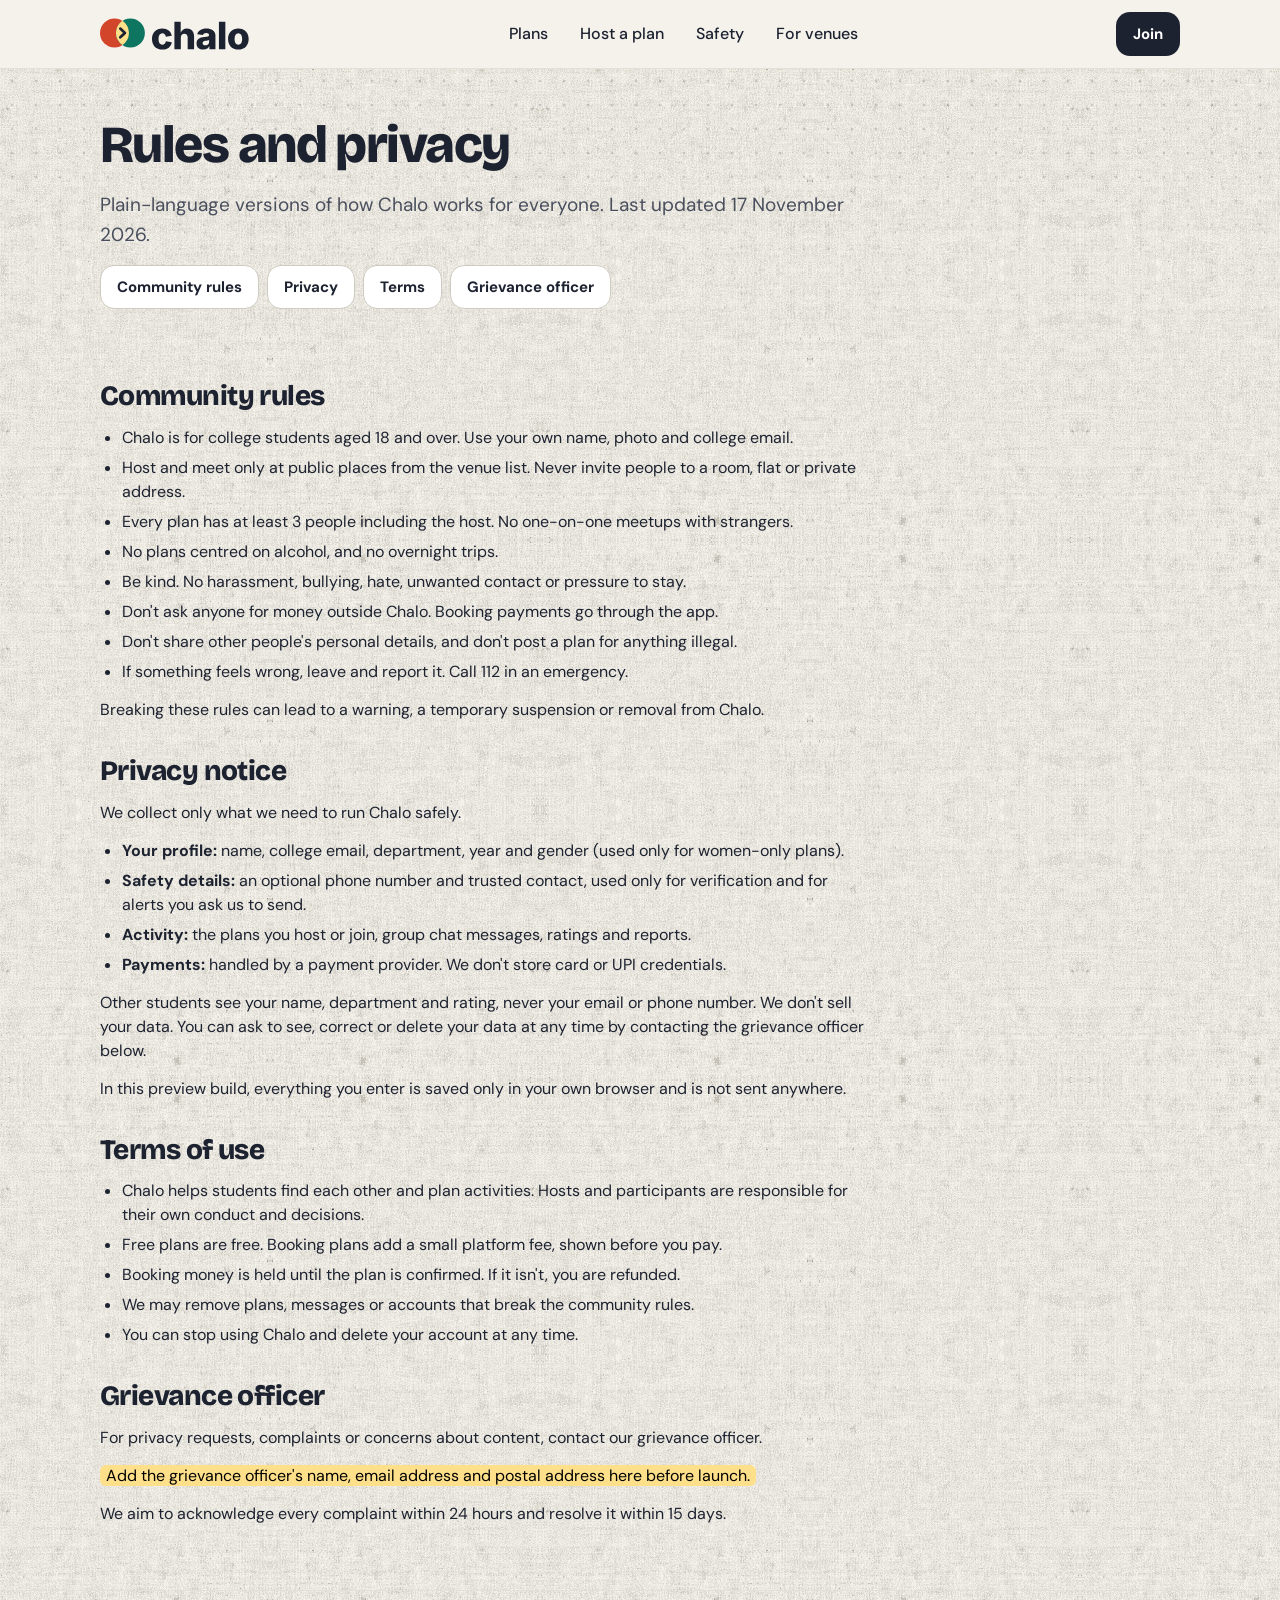
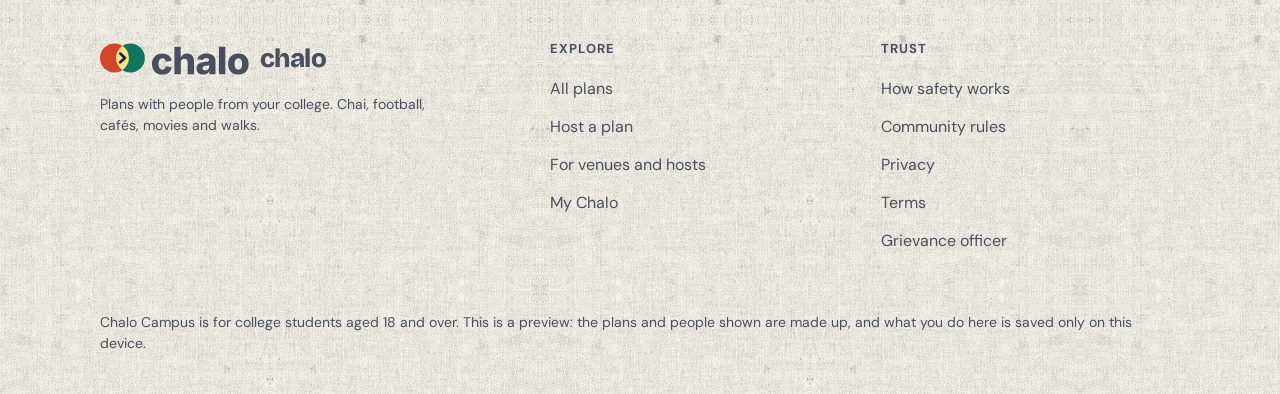
<file: Chalo_Campus_v3/legal.html>
<!doctype html>
<html lang="en">
<head>
<meta charset="utf-8">
<meta name="viewport" content="width=device-width, initial-scale=1, viewport-fit=cover">
<title>Rules and privacy · Chalo Campus</title>
<meta name="description" content="Community rules, privacy notice, terms and how to reach the grievance officer.">
<meta name="theme-color" content="#F5F3EC">
<link rel="icon" href="data:image/svg+xml,%3Csvg xmlns=%22http://www.w3.org/2000/svg%22 viewBox=%220 0 200 200%22 width=%22200%22 height=%22200%22 style=%22flex-shrink:0%22%3E%3Crect width=%22200%22 height=%22200%22 rx=%2246%22 fill=%22%231D2230%22/%3E%3Cg transform=%22translate%2831.8 45%29 scale%281.1%29%22%3E%0A%3Ccircle cx=%2240%22 cy=%2250%22 r=%2240%22 fill=%22%23D2452B%22/%3E%3Ccircle cx=%2284%22 cy=%2250%22 r=%2240%22 fill=%22%230E7561%22/%3E%0A%3Cpath d=%22M62 16.6 A40 40 0 0 1 62 83.4 A40 40 0 0 1 62 16.6 Z%22 fill=%22%23FFE08A%22/%3E%0A%3Cpath d=%22M56 38 L69 50 L56 62%22 fill=%22none%22 stroke=%22%231D2230%22 stroke-width=%227.5%22 stroke-linecap=%22round%22 stroke-linejoin=%22round%22/%3E%3C/g%3E%3C/svg%3E">
<link rel="preconnect" href="https://fonts.googleapis.com">
<link rel="preconnect" href="https://fonts.gstatic.com" crossorigin>
<link rel="stylesheet" href="https://fonts.googleapis.com/css2?family=Bricolage+Grotesque:wght@600;800&amp;family=Caveat:wght@600&amp;family=DM+Sans:wght@400;500;700&amp;display=swap">
<style>
/* Chalo Campus: shared styles. Off-white paper, grain, dot grid, halftone, washi tape. */
:root{
  --bg:#F5F3EC;--ink:#1D2230;--ink2:#4A4F5E;--line:#E3E0D6;--line2:#CFCBC0;
  --accent:#D2452B;--accent-d:#B63A22;--green:#0E7561;--green-d:#0A5A4A;--mint:#E4F0EB;
  --butter:#FFE08A;--amber:#FFF3D1;--amber-ink:#6B4A00;--danger:#B3261E;
  --display:'Bricolage Grotesque','DM Sans',system-ui,sans-serif;
  --body:'DM Sans',system-ui,-apple-system,'Segoe UI',sans-serif;
  --hand:'Caveat','Segoe Script','Bradley Hand',cursive;
  --shadow:0 12px 32px rgba(29,34,48,.08);
  --grain:url("texture.webp");--grain-soft:url("texture-soft.webp");
  --squig:url("data:image/svg+xml,%3Csvg xmlns='http://www.w3.org/2000/svg' width='24' height='8' viewBox='0 0 24 8'%3E%3Cpath d='M0 4 Q6 0 12 4 T24 4' fill='none' stroke='%23D2452B' stroke-width='2' stroke-linecap='round'/%3E%3C/svg%3E");
}
*{box-sizing:border-box}
html{scroll-behavior:smooth}
body{margin:0;background-color:var(--bg);background-image:var(--grain);color:var(--ink);font-family:var(--body);font-size:16px;line-height:1.5;-webkit-font-smoothing:antialiased}
body::before{content:"";position:fixed;inset:0 0 auto;height:env(safe-area-inset-top,0px);z-index:60;background:var(--bg)}
img,svg{max-width:100%}
h1,h2,h3,h4{font-family:var(--display);font-weight:800;letter-spacing:-.02em;line-height:1.1;margin:0;text-wrap:balance}
h1{font-size:clamp(38px,6vw,62px);letter-spacing:-.03em}
.h2{font-size:clamp(28px,4vw,40px)}
.h3{font-size:24px}
p{margin:0}
a{color:var(--green-d)}
.lead{font-size:19px;line-height:1.55;color:var(--ink2);max-width:60ch}
.hint{font-size:14px;color:var(--ink2);line-height:1.5}
.eyebrow{font-size:13px;font-weight:700;letter-spacing:.08em;text-transform:uppercase;color:var(--ink2)}
:focus-visible{outline:3px solid var(--ink);outline-offset:2px}
.visually-hidden{position:absolute;width:1px;height:1px;overflow:hidden;clip:rect(0 0 0 0);white-space:nowrap}
[hidden]{display:none!important}

/* layout */
.wrap{max-width:1120px;margin:0 auto;padding-left:max(20px,env(safe-area-inset-left,0px));padding-right:max(20px,env(safe-area-inset-right,0px))}
.section{padding-top:72px;padding-bottom:72px}
.section-tight{padding-top:24px;padding-bottom:64px}
.stack{display:flex;flex-direction:column;gap:16px}
.stack-lg{display:flex;flex-direction:column;gap:28px}
.row{display:flex;flex-wrap:wrap;gap:12px;align-items:center}
.between{display:flex;flex-wrap:wrap;gap:8px 16px;align-items:center;justify-content:space-between}
.grid{display:grid;gap:20px;align-items:start}
.cols-3{grid-template-columns:repeat(auto-fit,minmax(280px,1fr))}
.cols-4{grid-template-columns:repeat(auto-fit,minmax(220px,1fr))}
.cols-2{grid-template-columns:repeat(auto-fit,minmax(320px,1fr))}
.cards{grid-template-columns:repeat(auto-fill,minmax(320px,1fr))}
.split{display:grid;grid-template-columns:minmax(0,1fr) minmax(0,1fr);gap:48px;align-items:center}
.minw{min-width:0}
@media (max-width:860px){.split{grid-template-columns:minmax(0,1fr);gap:32px}}

/* textures */
.dots,.halftone,.navy{position:relative;isolation:isolate}
.dots::before{content:"";position:absolute;inset:0;z-index:-1;background-image:radial-gradient(rgba(29,34,48,.16) 1.2px,transparent 1.7px);background-size:24px 24px;-webkit-mask-image:linear-gradient(#000 35%,transparent);mask-image:linear-gradient(#000 35%,transparent)}
.halftone{background-color:var(--mint)}
.halftone::before{content:"";position:absolute;inset:0;z-index:-1;background-image:radial-gradient(circle,rgba(14,117,97,.22) 2.2px,transparent 2.7px),radial-gradient(circle,rgba(14,117,97,.22) 2.2px,transparent 2.7px);background-size:18px 18px;background-position:0 0,9px 9px;-webkit-mask-image:linear-gradient(120deg,#000,transparent 65%);mask-image:linear-gradient(120deg,#000,transparent 65%)}
.navy{background-color:var(--ink);color:#fff}
.navy::before{content:"";position:absolute;inset:0;z-index:-1;background-image:radial-gradient(rgba(255,255,255,.13) 1.2px,transparent 1.7px);background-size:22px 22px;-webkit-mask-image:linear-gradient(200deg,#000,transparent 70%);mask-image:linear-gradient(200deg,#000,transparent 70%)}
.navy .hint,.navy .lead{color:#D5D8E0}
.paper{background-color:#fff;background-image:var(--grain-soft)}
.tape{position:relative}
.tape::before{content:"";position:absolute;top:-12px;left:50%;width:88px;height:26px;transform:translateX(-50%) rotate(-3deg);background-color:rgba(255,224,138,.85);background-image:repeating-linear-gradient(90deg,rgba(255,255,255,.4) 0 6px,transparent 6px 12px);box-shadow:0 1px 2px rgba(0,0,0,.1);z-index:2}
.squiggle{background:var(--squig) repeat-x 0 100%;background-size:24px 8px;padding-bottom:8px}
.hl{background:var(--butter);padding:0 10px;border-radius:10px;box-decoration-break:clone;-webkit-box-decoration-break:clone}

/* buttons, chips, pills */
.btn{display:inline-flex;align-items:center;justify-content:center;gap:8px;min-height:48px;padding:0 22px;border-radius:14px;border:1.5px solid transparent;font:700 16px var(--body);cursor:pointer;text-decoration:none;text-align:center;transition:transform .12s ease,box-shadow .12s ease,background-color .12s ease}
.btn:hover{transform:translateY(-1px);box-shadow:0 6px 14px rgba(29,34,48,.14)}
.btn:disabled,.btn[disabled]{opacity:.55;cursor:not-allowed;transform:none;box-shadow:none}
.btn-primary{background:var(--accent);color:#fff}.btn-primary:hover{background:var(--accent-d)}
.btn-dark{background:var(--ink);color:#fff}
.btn-ghost{background:transparent;border-color:var(--ink);color:var(--ink)}
.btn-soft{background:#fff;border-color:var(--line2);color:var(--ink)}
.btn-light{background:#fff;color:var(--ink)}
.btn-sm{min-height:44px;padding:0 16px;font-size:15px}
.btn-block{width:100%}
.link-btn{min-height:44px;padding:0;border:0;background:transparent;color:var(--green-d);font:700 15px var(--body);text-decoration:underline;cursor:pointer}
.chips{display:flex;flex-wrap:wrap;gap:8px}
.chip{min-height:44px;padding:0 16px;border-radius:999px;border:1px solid var(--line2);background:#fff;color:var(--ink);font:500 15px var(--body);cursor:pointer}
.chip[aria-pressed="true"]{background:var(--ink);border-color:var(--ink);color:#fff}
.chip[disabled]{opacity:.5;cursor:not-allowed}
.pill{display:inline-flex;align-items:center;padding:4px 12px;border-radius:999px;background:#EEF0F4;font-size:13px;font-weight:700;color:var(--ink)}
.pill-green{background:var(--mint);color:var(--green-d)}
.pill-amber{background:var(--amber);color:var(--amber-ink)}
.ok{color:var(--green-d);font-weight:700}
.note{padding:10px 14px;border-radius:12px;background:var(--amber);color:var(--amber-ink);font-size:14px;line-height:1.5}
.note-green{background:var(--mint);color:var(--green-d)}

/* forms */
.field{display:flex;flex-direction:column;gap:8px;min-width:0}
.label{font-size:13px;font-weight:700;letter-spacing:.05em;text-transform:uppercase;color:var(--ink2)}
.input,.select,.textarea{width:100%;min-height:48px;padding:0 14px;border-radius:12px;border:1px solid var(--line2);background:#fff;color:var(--ink);font:400 16px var(--body)}
.textarea{padding:12px 14px;min-height:96px;resize:vertical}
.err{margin:0;color:var(--danger);font-size:14px;font-weight:500}
.check{display:flex;gap:10px;align-items:flex-start;font-size:15px;line-height:1.45}
.check input{width:22px;height:22px;margin-top:1px;flex:none;accent-color:var(--green)}
.switch{display:flex;align-items:center;justify-content:space-between;gap:16px;width:100%;min-height:56px;padding:8px 14px;border-radius:12px;border:1px solid var(--line);background:#FBFAF7;text-align:left;color:var(--ink);cursor:pointer;font-family:var(--body)}
.switch .t{display:flex;flex-direction:column;gap:2px;min-width:0}
.switch .t b{font-size:15px}.switch .t span{font-size:13px;color:var(--ink2)}
.switch .tr{position:relative;flex:none;width:44px;height:26px;border-radius:999px;background:#B9B5A8}
.switch .tr::after{content:"";position:absolute;top:3px;left:3px;width:20px;height:20px;border-radius:50%;background:#fff;transition:left .15s}
.switch[aria-checked="true"] .tr{background:var(--green)}
.switch[aria-checked="true"] .tr::after{left:21px}
.stepper{display:flex;align-items:center;gap:12px}
.stepper button{width:44px;height:44px;border-radius:50%;border:1px solid var(--line2);background:#fff;font-size:22px;color:var(--ink);cursor:pointer}
.stepper output{min-width:30px;text-align:center;font-size:20px;font-weight:800;font-variant-numeric:tabular-nums}

/* cards */
.card{background-color:#fff;background-image:var(--grain-soft);border:1px solid var(--line);border-radius:18px;padding:22px;min-width:0}
.card-lg{border-radius:22px;padding:28px;box-shadow:var(--shadow)}
.box{border:1px solid var(--line);border-radius:14px;padding:16px;background:#FBFAF7;display:flex;flex-direction:column;gap:12px}

/* header */
.site-header{position:sticky;top:env(safe-area-inset-top,0px);z-index:50;background:rgba(245,243,236,.94);-webkit-backdrop-filter:blur(8px);backdrop-filter:blur(8px);border-bottom:1px solid var(--line)}
.site-header .wrap{display:flex;align-items:center;justify-content:space-between;gap:16px;min-height:68px}
.logo{display:flex;align-items:center;gap:10px;color:var(--ink);text-decoration:none;font-family:var(--display);font-weight:800;font-size:26px;letter-spacing:-.02em}
.nav{display:flex;align-items:center;gap:4px;flex:1;justify-content:center}
.nav a{display:inline-flex;align-items:center;min-height:44px;padding:0 14px;border-radius:10px;color:var(--ink);text-decoration:none;font-weight:500}
.nav a:hover{background:rgba(29,34,48,.06)}
.nav a[aria-current="page"]{background:#fff;box-shadow:inset 0 0 0 1px var(--line2);font-weight:700}
.head-actions{display:flex;align-items:center;gap:8px}
.menu-btn{display:none}
.av{width:32px;height:32px;border-radius:50%;display:inline-flex;align-items:center;justify-content:center;font-weight:700;font-size:13px;border:2px solid #fff;box-sizing:border-box;flex:none;color:var(--ink)}
.avs{display:flex;align-items:center;padding-right:8px}.avs .av{margin-right:-8px}
@media (max-width:860px){
  .menu-btn{display:inline-flex}
  .nav{display:none;position:absolute;top:100%;left:0;right:0;flex-direction:column;align-items:stretch;gap:2px;padding:12px max(20px,env(safe-area-inset-right,0px)) 20px max(20px,env(safe-area-inset-left,0px));background:var(--bg);border-bottom:1px solid var(--line)}
  .nav.open{display:flex}
  .logo{font-size:24px}
}

/* footer */
.site-footer{border-top:1px solid var(--line);margin-top:0;padding-top:48px;padding-bottom:40px}
.foot-grid{display:grid;grid-template-columns:minmax(0,1.4fr) repeat(2,minmax(0,1fr));gap:32px}
.foot-grid ul{list-style:none;margin:12px 0 0;padding:0;display:flex;flex-direction:column;gap:2px}
.foot-grid a{display:inline-flex;align-items:center;min-height:36px;color:var(--ink2);text-decoration:none}
.foot-grid a:hover{color:var(--ink);text-decoration:underline}
.foot-base{margin-top:32px;padding-top:20px;border-top:1px solid var(--line);font-size:14px;color:var(--ink2)}
@media (max-width:700px){.foot-grid{grid-template-columns:minmax(0,1fr) minmax(0,1fr)}.foot-grid>:first-child{grid-column:1/-1}}

/* hero */
.hero{padding-top:56px;padding-bottom:84px}
.hero-grid{display:grid;grid-template-columns:minmax(0,1.1fr) minmax(0,.9fr);gap:48px;align-items:center}
@media (max-width:900px){.hero-grid{grid-template-columns:minmax(0,1fr)}.hero{padding-top:32px}}
.badge{display:inline-flex;align-items:center;gap:8px;padding:8px 14px;border-radius:999px;background:#fff;border:1px solid var(--line);font-size:14px;font-weight:500}
.ticks{list-style:none;margin:0;padding:0;display:flex;flex-wrap:wrap;gap:10px 22px;font-size:15px;color:var(--ink2)}
.ticks li{display:flex;align-items:center;gap:8px}
.hero-art{position:relative;display:flex;flex-direction:column;gap:18px;padding:16px 0 8px}
.postit{align-self:flex-start;width:min(300px,100%);padding:26px 24px 22px;background:#FFE98F;border-radius:4px;transform:rotate(-3deg);box-shadow:0 14px 26px rgba(29,34,48,.16);font-family:var(--hand);font-size:34px;line-height:1;font-weight:600}
.postit small{display:block;margin-top:12px;font-size:22px;color:#5A4A12}
.ticket{display:block;text-decoration:none;color:var(--ink);padding:16px 18px;border-radius:16px;background-color:#fff;background-image:var(--grain-soft);border:1px solid var(--line);box-shadow:var(--shadow)}
.ticket:nth-of-type(1){transform:rotate(1.6deg);margin-left:12%}
.ticket:nth-of-type(2){transform:rotate(-1.4deg);margin-left:2%}
.ticket b{display:block;font-family:var(--display);font-size:19px;line-height:1.2;margin:4px 0 6px}
.ticket .hint{display:flex;gap:10px;flex-wrap:wrap}
.notes{display:grid;grid-template-columns:repeat(auto-fit,minmax(240px,1fr));gap:26px}
.sticky{position:relative;padding:26px 22px 22px;border-radius:4px;font-family:var(--hand);font-size:32px;line-height:1.05;font-weight:600;box-shadow:0 12px 22px rgba(29,34,48,.12)}
.sticky:nth-child(1){background:#FFE98F;transform:rotate(-2deg)}
.sticky:nth-child(2){background:#CFE5F5;transform:rotate(1.5deg)}
.sticky:nth-child(3){background:#F8DCE2;transform:rotate(-1deg)}
.tiles{display:grid;grid-template-columns:repeat(auto-fit,minmax(200px,1fr));gap:14px}
.tile{display:flex;flex-direction:column;gap:4px;min-height:96px;padding:16px 18px;border-radius:16px;text-decoration:none;color:var(--ink);border:1px solid rgba(29,34,48,.08);transition:transform .12s ease}
.tile:hover{transform:translateY(-2px) rotate(-.6deg)}
.tile b{font-family:var(--display);font-size:20px}
.tile span{font-size:14px;color:rgba(29,34,48,.75)}
.step{display:flex;gap:14px;align-items:flex-start}
.num{flex:none;width:34px;height:34px;border-radius:50%;background:var(--ink);color:#fff;display:inline-flex;align-items:center;justify-content:center;font-weight:700}
.ticks-list{list-style:none;margin:0;padding:0;display:flex;flex-direction:column;gap:12px}
.ticks-list li{display:flex;gap:10px;align-items:flex-start;line-height:1.45}
.ticks-list svg{flex:none;margin-top:3px}
.page-head{padding-top:48px;padding-bottom:28px}

/* plan card */
.plan{display:flex;flex-direction:column;gap:14px;padding:20px 20px 18px}
.plan-title{font-size:22px;line-height:1.2}
.plan-title a{color:var(--ink);text-decoration:none}
.plan-title a:hover{text-decoration:underline}
.pills{display:flex;flex-wrap:wrap;gap:6px}
.meta{list-style:none;margin:0;padding:0;display:flex;flex-direction:column;gap:6px;font-size:15px;color:#3B4050}
.meta li{display:flex;gap:8px;align-items:center}
.meta svg{flex:none}
.plan-host{display:flex;gap:10px;align-items:center;font-size:14px;color:#3B4050}
.perf{position:relative;border-top:2px dashed var(--line2);margin:2px -20px}
.perf::before,.perf::after{content:"";position:absolute;top:-11px;width:20px;height:20px;border-radius:50%;background:var(--bg);border:1px solid var(--line)}
.perf::before{left:-11px;clip-path:inset(0 0 0 50%)}
.perf::after{right:-11px;clip-path:inset(0 50% 0 0)}
.plan-foot{display:flex;flex-direction:column;gap:10px}
.bar{height:6px;border-radius:999px;background:#ECEAE3;overflow:hidden}
.bar i{display:block;height:100%;background:var(--green);border-radius:999px}
.actions{display:flex;gap:8px;flex-wrap:wrap}
.actions .btn{flex:1 1 120px}

/* filters */
.filters{display:flex;flex-direction:column;gap:16px}
.filter-row{display:grid;grid-template-columns:repeat(auto-fit,minmax(180px,1fr));gap:14px}
.empty{padding:36px;border-radius:18px;border:2px dashed var(--line2);text-align:center;display:flex;flex-direction:column;gap:12px;align-items:center}

/* plan detail */
.detail{display:grid;grid-template-columns:minmax(0,1fr) 380px;gap:28px;align-items:start}
.sticky-col{position:sticky;top:90px;display:flex;flex-direction:column;gap:20px}
@media (max-width:940px){.detail{grid-template-columns:minmax(0,1fr)}.sticky-col{position:static}}
.facts{display:grid;grid-template-columns:auto minmax(0,1fr);gap:10px 18px;margin:0}
.facts dt{font-weight:700;color:var(--ink2);font-size:14px}.facts dd{margin:0}
.people{list-style:none;margin:0;padding:0;display:flex;flex-direction:column;gap:6px}
.people li{display:flex;align-items:center;gap:12px;flex-wrap:wrap;padding:8px 0;border-bottom:1px solid var(--line)}
.people li:last-child{border-bottom:0}
.people .who{flex:1 1 180px;min-width:0}
.people .acts{display:flex;gap:4px}
.chat{display:flex;flex-direction:column;gap:10px;max-height:340px;overflow:auto;padding:2px}
.msg{max-width:88%;padding:10px 14px;border-radius:14px;background:#F0EEE6;align-self:flex-start;overflow-wrap:anywhere}
.msg small{display:block;font-size:12px;opacity:.7;margin-bottom:2px}
.msg.me{align-self:flex-end;background:var(--ink);color:#fff}
.sum{margin:0;display:flex;flex-direction:column;gap:8px;font-variant-numeric:tabular-nums}
.sum div{display:flex;justify-content:space-between;gap:12px}
.sum dd{margin:0}
.sum .tot{padding-top:10px;border-top:1px solid var(--line);font-size:20px;font-weight:800}
.ok-msg{padding:10px 14px;border-radius:12px;background:var(--mint);color:var(--green-d);font-weight:700;font-size:15px}
.rate{display:flex;flex-wrap:wrap;gap:8px;align-items:center;padding:10px 0;border-bottom:1px solid var(--line)}

/* faq */
details.faq{border-bottom:1px solid var(--line)}
details.faq summary{cursor:pointer;list-style:none;display:flex;justify-content:space-between;gap:16px;align-items:center;min-height:56px;font-weight:700;font-size:17px}
details.faq summary::-webkit-details-marker{display:none}
details.faq summary::after{content:"+";font-size:24px;font-weight:400}
details.faq[open] summary::after{content:"\2212"}
details.faq p{padding:0 0 18px;color:var(--ink2);max-width:62ch}

/* modal + toast */
.modal-back{position:fixed;inset:0;z-index:100;background:rgba(29,34,48,.55);display:flex;align-items:center;justify-content:center;padding:16px}
.modal{position:relative;width:100%;max-width:480px;max-height:100%;overflow:auto;background-color:#fff;background-image:var(--grain-soft);border-radius:22px;padding:28px;display:flex;flex-direction:column;gap:16px;box-shadow:0 24px 60px rgba(0,0,0,.3)}
.modal-x{position:absolute;top:10px;right:10px;width:44px;height:44px;border:0;background:transparent;font-size:28px;line-height:1;cursor:pointer;color:var(--ink)}
.toast{position:fixed;left:50%;bottom:calc(24px + env(safe-area-inset-bottom,0px));transform:translate(-50%,20px);opacity:0;pointer-events:none;background:var(--ink);color:#fff;padding:14px 20px;border-radius:14px;max-width:min(480px,calc(100% - 32px));z-index:200;transition:opacity .2s,transform .2s;font-size:15px;box-shadow:0 8px 24px rgba(29,34,48,.3)}
.toast.on{opacity:1;transform:translate(-50%,0)}

/* tables and calc */
.tiers{display:grid;grid-template-columns:repeat(auto-fit,minmax(260px,1fr));gap:20px;align-items:stretch}
.tier{display:flex;flex-direction:column;gap:14px}
.tier .price{font-family:var(--display);font-size:34px;font-weight:800}
.prose{max-width:70ch;display:flex;flex-direction:column;gap:14px}
.prose h2{font-size:28px;margin-top:20px}
.prose ul{margin:0;padding-left:22px;display:flex;flex-direction:column;gap:6px}
.prose mark{background:var(--butter);padding:0 6px;border-radius:6px}
.toc{display:flex;flex-wrap:wrap;gap:8px}
noscript .note{margin:16px}
@media (prefers-reduced-motion:reduce){*,*::before,*::after{transition:none!important;animation:none!important;scroll-behavior:auto!important}}

body,.paper,.card,.ticket,.modal{background-size:540px 540px}</style>
<link rel="stylesheet" href="motion.css">
<script src="motion.js"></script>
</head>
<body>
<div id="site-header"></div>
<main id="main" data-page="legal">
<section class="page-head dots"><div class="wrap stack"><h1 style="font-size:clamp(34px,5vw,52px)">Rules and privacy</h1>
<p class="lead">Plain-language versions of how Chalo works for everyone. Last updated 17 November 2026.</p>
<nav class="toc" aria-label="On this page"><a class="btn btn-soft btn-sm" href="#guidelines">Community rules</a><a class="btn btn-soft btn-sm" href="#privacy">Privacy</a><a class="btn btn-soft btn-sm" href="#terms">Terms</a><a class="btn btn-soft btn-sm" href="#grievance">Grievance officer</a></nav></div></section>

<section class="section-tight"><div class="wrap">
<div class="prose">

<h2 id="guidelines">Community rules</h2>
<ul>
<li>Chalo is for college students aged 18 and over. Use your own name, photo and college email.</li>
<li>Host and meet only at public places from the venue list. Never invite people to a room, flat or private address.</li>
<li>Every plan has at least 3 people including the host. No one-on-one meetups with strangers.</li>
<li>No plans centred on alcohol, and no overnight trips.</li>
<li>Be kind. No harassment, bullying, hate, unwanted contact or pressure to stay.</li>
<li>Don't ask anyone for money outside Chalo. Booking payments go through the app.</li>
<li>Don't share other people's personal details, and don't post a plan for anything illegal.</li>
<li>If something feels wrong, leave and report it. Call 112 in an emergency.</li>
</ul>
<p>Breaking these rules can lead to a warning, a temporary suspension or removal from Chalo.</p>

<h2 id="privacy">Privacy notice</h2>
<p>We collect only what we need to run Chalo safely.</p>
<ul>
<li><strong>Your profile:</strong> name, college email, department, year and gender (used only for women-only plans).</li>
<li><strong>Safety details:</strong> an optional phone number and trusted contact, used only for verification and for alerts you ask us to send.</li>
<li><strong>Activity:</strong> the plans you host or join, group chat messages, ratings and reports.</li>
<li><strong>Payments:</strong> handled by a payment provider. We don't store card or UPI credentials.</li>
</ul>
<p>Other students see your name, department and rating, never your email or phone number. We don't sell your data. You can ask to see, correct or delete your data at any time by contacting the grievance officer below.</p>
<p>In this preview build, everything you enter is saved only in your own browser and is not sent anywhere.</p>

<h2 id="terms">Terms of use</h2>
<ul>
<li>Chalo helps students find each other and plan activities. Hosts and participants are responsible for their own conduct and decisions.</li>
<li>Free plans are free. Booking plans add a small platform fee, shown before you pay.</li>
<li>Booking money is held until the plan is confirmed. If it isn't, you are refunded.</li>
<li>We may remove plans, messages or accounts that break the community rules.</li>
<li>You can stop using Chalo and delete your account at any time.</li>
</ul>

<h2 id="grievance">Grievance officer</h2>
<p>For privacy requests, complaints or concerns about content, contact our grievance officer.</p>
<p><mark>Add the grievance officer's name, email address and postal address here before launch.</mark></p>
<p>We aim to acknowledge every complaint within 24 hours and resolve it within 15 days.</p>
</div>
</div></section>
</main>
<div id="site-footer"></div>
<script>
/* Chalo Campus: shared script. Data lives in this browser only (localStorage). */
(function () {
  'use strict';

  const KEY = 'chalo.v1';
  const CAMPUS = 'MSRIT Bengaluru';
  const FEE_RATE = 0.05;

  const CATS = [
    { k: 'Chai', s: 'chai', c: '#FFE3B8' },
    { k: 'Food & cafés', s: 'food', c: '#F5DCCB' },
    { k: 'Sports', s: 'sports', c: '#CDEBD8' },
    { k: 'Gaming', s: 'gaming', c: '#DCD4F7' },
    { k: 'Movies', s: 'movies', c: '#F7D3D9' },
    { k: 'Explore', s: 'explore', c: '#CFE5F5' },
    { k: 'Study', s: 'study', c: '#E6EAB8' },
    { k: 'Creative', s: 'creative', c: '#F8DCE2' }
  ];
  const DEPT_GROUPS = [{ label: 'Engineering & Technology Departments', items: ['Aerospace Engineering', 'Artificial Intelligence & Data Science', 'Artificial Intelligence & Machine Learning', 'Biotechnology', 'Chemical Engineering', 'Civil Engineering', 'Computer Science & Engineering', 'Computer Science & Engineering (AI & ML)', 'Computer Science & Engineering (Cybersecurity)', 'Electrical & Electronics Engineering', 'Electronics & Communication Engineering', 'Electronics & Instrumentation Engineering', 'Electronics & Telecommunication Engineering', 'Industrial Engineering & Management', 'Information Science & Engineering', 'Medical Electronics Engineering', 'Mechanical Engineering'] }, { label: 'Architecture, Science, Management & Applications', items: ['Architecture', 'Chemistry', 'Humanities', 'Mathematics', 'Physics (Basic Sciences)', 'Master of Computer Applications (MCA)', 'Department of Management Studies (MBA)'] }];
  const DEPTS = DEPT_GROUPS.reduce(function (a, g) { return a.concat(g.items); }, []);
  const VENUES = [
    { g: 'On campus', items: ['Campus canteen', 'Campus library', 'Sports ground'] },
    { g: 'Cafés and food', items: ['Tea stall by the main gate', 'Café near campus', 'Restaurant near campus'] },
    { g: 'Sports and games', items: ['Turf near campus', 'Gaming lounge near campus', 'Bowling alley'] },
    { g: 'Outdoors', items: ['Cubbon Park', 'Lalbagh Botanical Garden'] },
    { g: 'Malls and cinemas', items: ['Mall food court', 'Multiplex'] }
  ];
  const AV = ['#FFD9C9', '#D6ECE4', '#E3DCFA', '#FFF0B8', '#D4E6F7', '#F8DCE2'];
  const DAYS = ['Sun', 'Mon', 'Tue', 'Wed', 'Thu', 'Fri', 'Sat'];
  const MONTHS = ['Jan', 'Feb', 'Mar', 'Apr', 'May', 'Jun', 'Jul', 'Aug', 'Sep', 'Oct', 'Nov', 'Dec'];

  const ICON = {
    tick: '<svg width="16" height="16" viewBox="0 0 16 16" fill="none" aria-hidden="true"><circle cx="8" cy="8" r="8" fill="#0E7561"/><path d="M4.5 8.3l2.2 2.2 4.8-4.8" stroke="#fff" stroke-width="1.8" stroke-linecap="round" stroke-linejoin="round"/></svg>',
    clock: '<svg width="16" height="16" viewBox="0 0 16 16" fill="none" aria-hidden="true"><circle cx="8" cy="8" r="6.2" stroke="#5B6070" stroke-width="1.5"/><path d="M8 4.7V8l2.2 1.4" stroke="#5B6070" stroke-width="1.5" stroke-linecap="round"/></svg>',
    pin: '<svg width="16" height="16" viewBox="0 0 16 16" fill="none" aria-hidden="true"><path d="M8 14.2s4.6-3.9 4.6-7.4A4.6 4.6 0 003.4 6.8C3.4 10.3 8 14.2 8 14.2z" stroke="#5B6070" stroke-width="1.5" stroke-linejoin="round"/><circle cx="8" cy="6.8" r="1.6" fill="#5B6070"/></svg>',
    logo: '<svg class="logo-svg" viewBox="0 6 414.6 94" width="150" height="34" role="img" aria-label="Chalo"><g class="lg-a"><circle cx="40" cy="50" r="40" fill="#D2452B"/></g><g class="lg-b"><circle cx="84" cy="50" r="40" fill="#0E7561"/></g><g class="lg-l"><path d="M62 16.6A40 40 0 0 1 62 83.4A40 40 0 0 1 62 16.6Z" fill="#FFE08A"/></g><g class="lg-c"><path d="M56 38L69 50L56 62" fill="none" stroke="#1D2230" stroke-width="7.5" stroke-linecap="round" stroke-linejoin="round"/></g><path d="M172.1953125 96.06640625C186.8203125 96.06640625 196.62109375 88.1953125 198.3984375 75.5L182.046875 72.859375C180.98046875 79.00390625 177.62890625 82.5078125 172.3984375 82.5078125C165.59375 82.5078125 161.734375 76.46484375 161.734375 66.71484375C161.734375 56.9140625 165.59375 51.07421875 172.3984375 51.07421875C177.62890625 51.07421875 180.87890625 54.4765625 181.99609375 60.41796875L198.34765625 57.67578125C196.5703125 45.3359375 186.66796875 37.515625 172.1953125 37.515625C154.421875 37.515625 143.65625 49.296875 143.65625 66.81640625C143.65625 84.28515625 154.421875 96.06640625 172.1953125 96.06640625Z M223.38484375000002 62.6015625C223.38484375000002 56.0 227.29500000000002 52.08984375 233.08406250000002 52.08984375C238.87312500000002 52.08984375 242.32625000000002 55.8984375 242.32625000000002 62.296875V95.0H260.04890625V58.84375C260.04890625 45.99609375 252.27937500000002 37.515625 240.39656250000002 37.515625C231.56062500000002 37.515625 226.07625000000002 42.1875 223.02937500000002 49.5V19.3359375H205.66218750000002V95.0H223.38484375000002Z M285.54312500000003 96.015625C293.41421875000003 96.015625 298.89859375000003 92.8671875 301.99625000000003 87.02734375H302.45328125000003V95.0H319.10953125000003V56.45703125C319.10953125000003 44.26953125 307.98843750000003 37.515625 293.87125000000003 37.515625C279.65250000000003 37.515625 270.71500000000003 44.16796875 268.48062500000003 53.8671875L284.52750000000003 55.94921875C285.49234375000003 52.39453125 288.79312500000003 50.109375 293.71890625000003 50.109375C298.54312500000003 50.109375 301.43765625000003 52.34375 301.43765625000003 56.25390625V56.45703125C301.43765625000003 59.9609375 297.57828125000003 60.671875 287.98062500000003 61.484375C276.50406250000003 62.44921875 266.85562500000003 66.6640625 266.85562500000003 79.2578125C266.85562500000003 90.48046875 274.62515625000003 96.015625 285.54312500000003 96.015625ZM290.92593750000003 84.28515625C286.66031250000003 84.28515625 283.61343750000003 82.25390625 283.61343750000003 78.4453125C283.61343750000003 74.6875 286.55875000000003 72.453125 291.78921875000003 71.69140625C295.09000000000003 71.18359375 299.55875000000003 70.421875 301.59000000000003 69.35546875V74.7890625C301.59000000000003 80.375 296.86734375000003 84.28515625 290.92593750000003 84.28515625Z M346.48265625000005 19.3359375H328.76000000000005V95.0H346.48265625000005Z M382.48859375000006 96.06640625C400.21125000000006 96.06640625 410.97687500000006 84.28515625 410.97687500000006 66.81640625C410.97687500000006 49.296875 400.21125000000006 37.515625 382.48859375000006 37.515625C364.71515625000006 37.515625 353.94953125000006 49.296875 353.94953125000006 66.81640625C353.94953125000006 84.28515625 364.71515625000006 96.06640625 382.48859375000006 96.06640625ZM382.48859375000006 82.5078125C375.68390625000006 82.5078125 372.02765625000006 76.16015625 372.02765625000006 66.71484375C372.02765625000006 57.21875 375.68390625000006 51.07421875 382.48859375000006 51.07421875C389.29328125000006 51.07421875 392.94953125000006 57.21875 392.94953125000006 66.71484375C392.94953125000006 76.16015625 389.29328125000006 82.5078125 382.48859375000006 82.5078125Z" fill="currentColor"/></svg>'
  };

  /* ---------- helpers ---------- */
  function esc(s) {
    return String(s == null ? '' : s).replace(/[&<>"']/g, function (c) {
      return { '&': '&amp;', '<': '&lt;', '>': '&gt;', '"': '&quot;', "'": '&#39;' }[c];
    });
  }
  function rupee(n) { return '₹' + Number(n).toLocaleString('en-IN'); }
  function fee(cost) { return Math.ceil(cost * FEE_RATE); }
  function avColor(name) {
    let h = 0;
    for (let i = 0; i < name.length; i++) h = (h * 31 + name.charCodeAt(i)) >>> 0;
    return AV[h % AV.length];
  }
  function fmtTime(d) {
    let h = d.getHours();
    const m = d.getMinutes();
    const ap = h >= 12 ? 'PM' : 'AM';
    h = h % 12 || 12;
    return h + ':' + (m < 10 ? '0' : '') + m + ' ' + ap;
  }
  function dayStart(d) { return new Date(d.getFullYear(), d.getMonth(), d.getDate()); }
  function dayDiff(ts) { return Math.round((dayStart(new Date(ts)) - dayStart(new Date())) / 864e5); }
  function fmtDay(ts) {
    const d = new Date(ts), diff = dayDiff(ts);
    if (diff === 0) return 'Today';
    if (diff === 1) return 'Tomorrow';
    return DAYS[d.getDay()] + ' ' + d.getDate() + ' ' + MONTHS[d.getMonth()];
  }
  function fmtWhen(ts) { return fmtDay(ts) + ' · ' + fmtTime(new Date(ts)); }
  function at(offset, h, m) {
    const n = new Date();
    return new Date(n.getFullYear(), n.getMonth(), n.getDate() + offset, h, m || 0, 0, 0).getTime();
  }
  function soon(h, m) { const t = at(0, h, m); return t > Date.now() + 30 * 60000 ? t : at(1, h, m); }
  function nextDow(dow) { const diff = (dow - new Date().getDay() + 7) % 7; return diff === 0 ? 7 : diff; }
  function catOf(k) { return CATS.find(function (c) { return c.k === k; }) || { k: k, s: '', c: '#EEF0F4' }; }
  function isLate(ts) { return new Date(ts).getHours() >= 20; }

  /* ---------- state ---------- */
  function blank() {
    return { user: null, plans: [], joins: {}, paid: {}, chats: {}, reports: [], blocked: {}, met: [], rated: {}, waitlist: [], enquiries: [], interests: [] };
  }
  function load() {
    try {
      const raw = localStorage.getItem(KEY);
      if (raw) return Object.assign(blank(), JSON.parse(raw));
    } catch (e) { /* storage unavailable */ }
    return blank();
  }
  const state = load();
  function save() { try { localStorage.setItem(KEY, JSON.stringify(state)); } catch (e) { /* ignore */ } }
  function resetAll() {
    const b = blank();
    Object.keys(state).forEach(function (k) { delete state[k]; });
    Object.assign(state, b);
    save();
  }

  /* ---------- sample plans (made up for this preview) ---------- */
  const HOSTS = {
    rohan: { n: 'Rohan', d: 'Mechanical Engineering', r: 4.8, h: 14 },
    imran: { n: 'Imran', d: 'Computer Science & Engineering', r: 4.9, h: 22 },
    meera: { n: 'Meera', d: 'Architecture', r: 4.9, h: 9 },
    dev: { n: 'Dev', d: 'Computer Science & Engineering', r: 4.7, h: 6 },
    kavya: { n: 'Kavya', d: 'Biotechnology', r: 4.8, h: 11 },
    arjun: { n: 'Arjun', d: 'Civil Engineering', r: 4.6, h: 5 },
    nisha: { n: 'Nisha', d: 'Humanities', r: 4.9, h: 8 },
    farah: { n: 'Farah', d: 'Architecture', r: 4.8, h: 12 },
    tanvi: { n: 'Tanvi', d: 'Humanities', r: 4.7, h: 4 }
  };
  function P(n, d) { return { n: n, d: d }; }
  function seedPlans() {
    const sat = nextDow(6), sun = nextDow(0), fri = nextDow(5);
    return [
      { id: 'p1', title: 'Chai after the last lecture', cat: 'Chai', ts: soon(17, 0), venue: 'Tea stall by the main gate', cap: 6, cost: 0, approve: false, women: false, weekly: false, host: HOSTS.rohan,
        going: [P('Ananya', 'Architecture'), P('Vikram', 'Humanities'), P('Sana', 'Physics (Basic Sciences)')],
        desc: 'Short and easy. Tea, samosas and no agenda. Come straight from your last class, even if you only know one person here.',
        chat: [{ w: 'Rohan', t: 'I will grab the corner bench. Look for the blue backpack.' }] },
      { id: 'p2', title: 'Five-a-side football, all levels welcome', cat: 'Sports', ts: at(sat, 6, 0), venue: 'Turf near campus', cap: 9, cost: 120, minPay: 8, paid0: 5, approve: false, women: false, weekly: true, host: HOSTS.imran,
        going: [P('Karthik', 'Civil Engineering'), P('Priya', 'Humanities'), P('Neil', 'Mechanical Engineering'), P('Tarun', 'Chemistry'), P('Rahul', 'Department of Management Studies (MBA)'), P('Manav', 'Electronics & Communication Engineering')],
        desc: 'We play every Saturday morning. Teams are shuffled each game so nobody is stuck with the same people. Bring water and shoes with grip.',
        chat: [{ w: 'Imran', t: 'Turf is booked once 8 of us have paid. Pay your share in the plan page.' }, { w: 'Karthik', t: 'I will bring the ball.' }] },
      { id: 'p3', title: 'Board games at a quiet café', cat: 'Food & cafés', ts: at(sat, 16, 0), venue: 'Café near campus', cap: 5, cost: 150, minPay: 4, paid0: 2, approve: true, women: true, weekly: false, host: HOSTS.meera,
        going: [P('Zoya', 'Architecture'), P('Isha', 'Humanities')],
        desc: 'A relaxed afternoon of Catan, Codenames and whatever else is on the shelf. Women only, and the host approves each request. The fee covers the table and one drink.',
        chat: [{ w: 'Meera', t: 'Happy to teach any game. No experience needed.' }] },
      { id: 'p4', title: 'Valorant 5-stack, beginners welcome', cat: 'Gaming', ts: at(sun, 15, 0), venue: 'Gaming lounge near campus', cap: 4, cost: 100, minPay: 4, paid0: 2, approve: false, women: false, weekly: false, host: HOSTS.dev,
        going: [P('Manav', 'Electronics & Communication Engineering'), P('Lakshmi', 'Biotechnology')],
        desc: 'Three hours at the lounge. We will mix ranks and keep it friendly. If you have never played, say so and we will pair you up.',
        chat: [] },
      { id: 'p5', title: 'Cubbon Park morning walk', cat: 'Explore', ts: at(sun, 7, 0), venue: 'Cubbon Park', cap: 7, cost: 0, approve: false, women: false, weekly: false, host: HOSTS.kavya,
        going: [P('Lakshmi', 'Biotechnology')],
        desc: 'An easy 4 km loop, then filter coffee. We meet at the main gate and stay together.',
        chat: [] },
      { id: 'p6', title: 'Friday night movie, group booking', cat: 'Movies', ts: at(fri, 19, 15), venue: 'Multiplex', cap: 5, cost: 250, minPay: 5, paid0: 3, approve: false, women: false, weekly: false, host: HOSTS.arjun,
        going: [P('Vikram', 'Humanities'), P('Priya', 'Humanities'), P('Rahul', 'Department of Management Studies (MBA)')],
        desc: 'We will pick the film together in the chat. Tickets are booked once 5 people have paid, and seats are together.',
        chat: [{ w: 'Arjun', t: 'Vote in here for the film. I will book the best-voted one.' }] },
      { id: 'p7', title: 'Library study sprint', cat: 'Study', ts: at(1, 18, 0), venue: 'Campus library', cap: 5, cost: 0, approve: false, women: false, weekly: true, host: HOSTS.tanvi,
        going: [P('Isha', 'Humanities')],
        desc: 'Two 50-minute focus blocks with a tea break in between. Bring whatever you are stuck on.',
        chat: [] },
      { id: 'p8', title: 'Sketch and chai evening', cat: 'Creative', ts: at(1, 17, 30), venue: 'Café near campus', cap: 6, cost: 0, approve: false, women: false, weekly: false, host: HOSTS.farah,
        going: [P('Zoya', 'Architecture'), P('Neil', 'Mechanical Engineering')],
        desc: 'Bring a sketchbook or borrow a pencil. We draw whatever is in front of us and share chai. Beginners are the point.',
        chat: [] },
      { id: 'p9', title: 'Biryani after the practice match', cat: 'Food & cafés', ts: at(sun, 20, 30), venue: 'Restaurant near campus', cap: 6, cost: 200, minPay: 5, paid0: 2, approve: false, women: false, weekly: false, host: HOSTS.nisha,
        going: [P('Tarun', 'Chemistry')],
        desc: 'A group table, so we all eat together. Evening plan, so the host is phone-verified. We leave together at 10 PM.',
        chat: [] },
      { id: 'p10', title: 'Lalbagh sunrise photo walk', cat: 'Explore', ts: at(sun, 6, 30), venue: 'Lalbagh Botanical Garden', cap: 8, cost: 0, approve: false, women: false, weekly: false, host: HOSTS.farah,
        going: [P('Ananya', 'Architecture'), P('Karthik', 'Civil Engineering')],
        desc: 'Phones are fine. We walk slowly, stop often and compare shots over breakfast.',
        chat: [] }
    ];
  }
  const SEEDS = seedPlans();

  function all() {
    return SEEDS.concat(state.plans).sort(function (a, b) { return a.ts - b.ts; });
  }
  function get(id) { return all().find(function (p) { return p.id === id; }); }

  function view(p) {
    const j = state.joins[p.id];
    const going = p.going.slice();
    if (j === 'in') going.push({ n: 'You', d: state.user ? state.user.dept : '', me: true });
    const left = Math.max(0, p.cap - going.length);
    const paidCount = (p.paid0 || 0) + (state.paid[p.id] ? 1 : 0);
    const minPay = p.minPay || 0;
    return { p: p, j: j, going: going, left: left, full: left <= 0, paidCount: paidCount, minPay: minPay,
      confirmed: p.cost > 0 && paidCount >= minPay, late: isLate(p.ts), fee: fee(p.cost) };
  }
  function joinState(v) {
    const p = v.p, me = state.user;
    if (p.mine) return { label: 'Your plan', cls: 'btn-soft', off: true };
    if (v.j === 'in') return { label: "You're in. Tap to leave", cls: 'btn-soft' };
    if (v.j === 'req') return { label: 'Requested. Tap to cancel', cls: 'btn-soft' };
    if (p.women && me && me.gender !== 'woman') return { label: 'Women only', cls: 'btn-soft', off: true };
    if (v.full) return { label: 'Plan is full', cls: 'btn-soft', off: true };
    if (p.approve) return { label: 'Ask to join', cls: 'btn-dark' };
    return { label: p.cost > 0 ? 'Join · ' + rupee(p.cost) : 'Join', cls: 'btn-primary' };
  }

  function planCard(p, opts) {
    opts = opts || {};
    const v = view(p), cat = catOf(p.cat), js = joinState(v);
    const href = 'plan.html#' + p.id;
    const avs = v.going.slice(0, 4).map(function (g) {
      return '<span class="av" style="background:' + avColor(g.n) + '">' + esc(g.n.charAt(0).toUpperCase()) + '</span>';
    }).join('');
    const pills = '<span class="pill" style="background:' + cat.c + '">' + esc(p.cat) + '</span>' +
      (p.weekly ? '<span class="pill">Repeats weekly</span>' : '') +
      (p.women ? '<span class="pill pill-green">Women-only</span>' : '') +
      (p.approve ? '<span class="pill">Host approves</span>' : '');
    const price = p.cost > 0 ? '<strong>' + rupee(p.cost) + '</strong> each' : '<strong>Free</strong> to join';
    const spots = v.full ? 'Full' : v.left + (v.left === 1 ? ' spot left' : ' spots left');
    const pct = Math.min(100, Math.round(v.going.length / p.cap * 100));
    const actions = opts.preview
      ? '<span class="btn ' + js.cls + ' btn-block" aria-hidden="true">' + esc(js.label) + '</span>'
      : '<a class="btn btn-soft btn-sm" href="' + href + '">Details</a><button type="button" class="btn ' + js.cls + ' btn-sm" data-act="join" data-id="' + esc(p.id) + '"' + (js.off ? ' disabled' : '') + '>' + esc(js.label) + '</button>';
    const hostLine = p.host.r ? '★ ' + p.host.r : 'New host';
    return '<article class="plan card">' +
      '<div class="pills">' + pills + '</div>' +
      '<h3 class="plan-title">' + (opts.preview ? esc(p.title || 'Your plan title') : '<a href="' + href + '">' + esc(p.title) + '</a>') + '</h3>' +
      '<ul class="meta"><li>' + ICON.clock + esc(fmtWhen(p.ts)) + '</li><li>' + ICON.pin + '<span>' + esc(p.venue) + ' <span class="ok">· public place</span></span></li></ul>' +
      '<div class="plan-host"><span class="av" style="background:' + avColor(p.host.n) + '">' + esc(p.host.n.charAt(0).toUpperCase()) + '</span>' +
      '<span>Hosted by <strong>' + esc(p.host.n) + '</strong>, ' + esc(p.host.d) + '<br><span class="ok">Verified student</span> · ' + hostLine + '</span></div>' +
      '<div class="perf" aria-hidden="true"></div>' +
      '<div class="plan-foot"><div class="between"><div class="avs">' + avs + '</div><strong>' + spots + '</strong></div>' +
      '<div class="bar"><i style="width:' + pct + '%"></i></div>' +
      '<div class="between hint"><span>' + price + '</span>' + (p.cost > 0 ? '<span>Held until confirmed</span>' : '') + '</div>' +
      (isLate(p.ts) ? '<p class="note">Evening plan. The host is phone-verified.</p>' : '') +
      '<div class="actions">' + actions + '</div></div></article>';
  }

  /* ---------- toast + modal ---------- */
  let toastTimer;
  function toast(msg) {
    let t = document.getElementById('toast');
    if (!t) {
      t = document.createElement('div');
      t.id = 'toast'; t.className = 'toast'; t.setAttribute('role', 'status');
      document.body.appendChild(t);
    }
    t.textContent = msg;
    t.classList.add('on');
    clearTimeout(toastTimer);
    toastTimer = setTimeout(function () { t.classList.remove('on'); }, 3600);
  }
  let lastFocus = null;
  function modal(html) {
    if (!document.getElementById('modal')) lastFocus = document.activeElement;
    closeModal(true);
    const back = document.createElement('div');
    back.className = 'modal-back'; back.id = 'modal';
    back.innerHTML = '<div class="modal" role="dialog" aria-modal="true" aria-labelledby="mt"><button type="button" class="modal-x" data-act="close" aria-label="Close">×</button>' + html + '</div>';
    document.body.appendChild(back);
    back.addEventListener('mousedown', function (e) { if (e.target === back) closeModal(); });
    const first = back.querySelector('input:not([type=checkbox]),select,textarea');
    if (first) first.focus();
    return back.firstChild;
  }
  function closeModal(silent) {
    const m = document.getElementById('modal');
    if (m) m.parentNode.removeChild(m);
    if (!silent && lastFocus && lastFocus.focus) { try { lastFocus.focus(); } catch (e) { /* ignore */ } }
  }
  document.addEventListener('keydown', function (e) { if (e.key === 'Escape') closeModal(); });

  const EMAIL_RE = /^[^\s@]+@[^\s@]+\.[^\s@]{2,}$/;

  /* ---------- sign in ---------- */
  function openAuth(done) {
    const dopts = '<option value="">Choose your department</option>' + DEPT_GROUPS.map(function (g) { return '<optgroup label="' + esc(g.label) + '">' + g.items.map(function (d) { return '<option>' + esc(d) + '</option>'; }).join('') + '</optgroup>'; }).join('');
    const m = modal('<h2 id="mt" class="h3">Join your campus</h2>' +
      '<p class="hint">Chalo is only for college students. Use your college email so we can check you belong here.</p>' +
      '<form id="authForm" class="stack" novalidate>' +
      '<div class="field"><label class="label" for="a-name">Your name</label><input class="input" id="a-name" autocomplete="name"></div>' +
      '<div class="field"><label class="label" for="a-email">College email</label><input class="input" id="a-email" type="email" autocomplete="email" placeholder="you@msrit.edu"></div>' +
      '<div class="row"><div class="field" style="flex:1 1 180px"><label class="label" for="a-dept">Department</label><select class="select" id="a-dept">' + dopts + '</select></div>' +
      '<div class="field" style="flex:1 1 120px"><label class="label" for="a-year">Year</label><select class="select" id="a-year"><option>1st</option><option>2nd</option><option>3rd</option><option>4th</option><option>5th</option></select></div></div>' +
      '<div class="field"><label class="label" for="a-gender">Gender</label><select class="select" id="a-gender"><option value="">Choose one</option><option value="woman">Woman</option><option value="man">Man</option><option value="other">Another gender or prefer not to say</option></select><span class="hint">Used only for women-only plans.</span></div>' +
      '<label class="check"><input type="checkbox" id="a-ok"><span>I am 18 or older and I agree to the <a href="legal.html#guidelines" target="_blank" rel="noopener">community rules</a> and <a href="legal.html#privacy" target="_blank" rel="noopener">privacy notice</a>.</span></label>' +
      '<p class="err" id="a-err" role="alert"></p>' +
      '<button class="btn btn-primary" type="submit">Send my code</button></form>' +
      '<p class="hint">Preview mode: verification is simulated.</p>');
    m.querySelector('#authForm').addEventListener('submit', function (e) {
      e.preventDefault();
      const v = function (id) { return m.querySelector('#' + id).value.trim(); };
      const err = m.querySelector('#a-err');
      const name = v('a-name'), email = v('a-email');
      if (name.length < 2) { err.textContent = 'Enter your name so others know who is coming.'; return; }
      if (!EMAIL_RE.test(email)) { err.textContent = 'Enter your college email, like you@msrit.edu.'; return; }
      if (!v('a-dept')) { err.textContent = 'Choose your department.'; return; }
      if (!v('a-gender')) { err.textContent = 'Choose a gender option. It only affects women-only plans.'; return; }
      if (!m.querySelector('#a-ok').checked) { err.textContent = 'Please confirm you are 18 or older and agree to the rules.'; return; }
      const draft = { name: name, email: email, dept: v('a-dept'), year: v('a-year'), gender: v('a-gender') };
      openCode(draft, done);
    });
  }
  function openCode(draft, done) {
    const m = modal('<h2 id="mt" class="h3">Check your email</h2>' +
      '<p>We sent a 6-digit code to <strong>' + esc(draft.email) + '</strong>.</p>' +
      '<p class="note">Preview mode: no email is sent. Type any 6 digits.</p>' +
      '<form id="codeForm" class="stack" novalidate><div class="field"><label class="label" for="a-code">6-digit code</label><input class="input" id="a-code" inputmode="numeric" maxlength="6" autocomplete="one-time-code"></div>' +
      '<p class="err" id="c-err" role="alert"></p><button class="btn btn-primary" type="submit">Verify and join</button></form>');
    m.querySelector('#codeForm').addEventListener('submit', function (e) {
      e.preventDefault();
      if (!/^\d{6}$/.test(m.querySelector('#a-code').value.trim())) { m.querySelector('#c-err').textContent = 'Enter the 6 digits from your email.'; return; }
      state.user = Object.assign({ phone: false, trusted: null, since: Date.now() }, draft);
      save(); closeModal();
      toast('Welcome, ' + draft.name.split(' ')[0] + '. You are verified.');
      refresh();
      if (done) done();
    });
  }
  function openPhone(done) {
    const m = modal('<h2 id="mt" class="h3">Verify your phone</h2>' +
      '<p class="hint">Evening plans need a phone-verified host. We only use your number for safety checks.</p>' +
      '<form id="phoneForm" class="stack" novalidate><div class="field"><label class="label" for="p-num">Mobile number</label><input class="input" id="p-num" inputmode="numeric" maxlength="10" placeholder="10-digit number" autocomplete="tel-national"></div>' +
      '<div class="field"><label class="label" for="p-code">6-digit code</label><input class="input" id="p-code" inputmode="numeric" maxlength="6"></div>' +
      '<p class="note">Preview mode: no text is sent. Type any 6 digits.</p><p class="err" id="p-err" role="alert"></p><button class="btn btn-primary" type="submit">Verify phone</button></form>');
    m.querySelector('#phoneForm').addEventListener('submit', function (e) {
      e.preventDefault();
      const err = m.querySelector('#p-err');
      if (!/^\d{10}$/.test(m.querySelector('#p-num').value.trim())) { err.textContent = 'Enter a 10-digit mobile number.'; return; }
      if (!/^\d{6}$/.test(m.querySelector('#p-code').value.trim())) { err.textContent = 'Enter the 6-digit code.'; return; }
      state.user.phone = true; save(); closeModal();
      toast('Phone verified.'); refresh();
      if (done) done();
    });
  }
  function requireUser(fn) { if (state.user) fn(); else openAuth(fn); }

  /* ---------- join / report / sos / copy ---------- */
  function join(id) {
    const p = get(id);
    if (!p) return;
    if (!state.user) { openAuth(function () { join(id); }); return; }
    if (p.mine) { toast('This is your plan.'); return; }
    if (p.women && state.user.gender !== 'woman') { toast('This plan is for women only.'); return; }
    const j = state.joins[id];
    if (j) {
      delete state.joins[id]; delete state.paid[id]; save();
      toast(j === 'req' ? 'Request cancelled.' : (p.cost > 0 ? 'You left the plan. Any payment is refunded.' : 'You left the plan.'));
      refresh(); return;
    }
    if (view(p).full) { toast('This plan is full.'); return; }
    if (p.approve) { state.joins[id] = 'req'; toast('Request sent to ' + p.host.n + '.'); }
    else { state.joins[id] = 'in'; toast("You're in. The group chat is open."); }
    save(); refresh();
  }
  function openReport(planId, who) {
    const reasons = ['Fake profile or not a student', 'Harassment or unwanted behaviour', 'Unsafe or private location', 'Asking for money outside Chalo', 'Spam or something else'];
    const m = modal('<h2 id="mt" class="h3">' + (who ? 'Report ' + esc(who) : 'Report this plan') + '</h2>' +
      '<p class="hint">Tell us what happened. A person reads every report, and serious ones go first.</p>' +
      '<form id="repForm" class="stack" novalidate><fieldset style="border:0;padding:0;margin:0" class="stack"><legend class="label" style="margin-bottom:8px">What is the problem?</legend>' +
      reasons.map(function (r, i) { return '<label class="check"><input type="radio" name="reason" value="' + esc(r) + '"' + (i === 0 ? ' checked' : '') + '><span>' + esc(r) + '</span></label>'; }).join('') +
      '</fieldset><div class="field"><label class="label" for="r-d">Details (optional)</label><textarea class="textarea" id="r-d" maxlength="500"></textarea></div>' +
      '<button class="btn btn-dark" type="submit">Send report</button></form>' +
      '<p class="hint">In an emergency, call 112.</p>');
    m.querySelector('#repForm').addEventListener('submit', function (e) {
      e.preventDefault();
      saveReport({ planId: planId || '', who: who || '', reason: m.querySelector('input[name=reason]:checked').value, details: m.querySelector('#r-d').value.trim() });
      closeModal(); toast('Report sent. A person will review it.');
    });
  }
  function saveReport(r) {
    r.ts = Date.now(); state.reports.push(r); save();
  }
  function copyText(text) {
    const fallback = function () {
      modal('<h2 id="mt" class="h3">Copy this text</h2><p class="hint">Your browser blocked automatic copying. Select the text below and copy it.</p><textarea class="textarea" id="copyBox" readonly rows="5">' + esc(text) + '</textarea>');
      const b = document.getElementById('copyBox');
      if (b) { b.focus(); b.select(); }
    };
    try {
      if (navigator.clipboard && navigator.clipboard.writeText) {
        navigator.clipboard.writeText(text).then(function () { toast('Copied. Send it to someone you trust.'); }, fallback);
        return;
      }
    } catch (e) { /* fall through */ }
    fallback();
  }
  function openSOS() {
    const t = state.user && state.user.trusted;
    const m = modal('<h2 id="mt" class="h3">Need help right now?</h2>' +
      '<p>If you are in danger, call <strong>112</strong> now. The women’s helpline is <strong>1091</strong>.</p>' +
      (t ? '<p>We can message your trusted contact, <strong>' + esc(t.name) + '</strong>, with your plan details.</p><button class="btn btn-primary" id="sosSend" type="button">Alert ' + esc(t.name) + '</button>'
         : '<p class="note">You have not added a trusted contact yet.</p><a class="btn btn-dark" href="me.html">Add a trusted contact</a>') +
      '<p class="hint">Preview mode: this button does not send a message yet.</p>');
    const b = m.querySelector('#sosSend');
    if (b) b.addEventListener('click', function () { closeModal(); toast('Preview only. In the live app this alerts ' + t.name + '.'); });
  }
  function openCheckin() {
    const m = modal('<h2 id="mt" class="h3">An hour in. Everything okay?</h2>' +
      '<p class="hint">This is the check-in message you get during a plan.</p>' +
      '<div class="stack"><button class="btn btn-primary" id="ci-ok" type="button">I’m okay</button><button class="btn btn-ghost" id="ci-help" type="button">I need help</button></div>');
    m.querySelector('#ci-ok').addEventListener('click', function () { closeModal(); toast('Glad to hear it. Enjoy the rest of the plan.'); });
    m.querySelector('#ci-help').addEventListener('click', openSOS);
  }
  function addWaitlist(kind, email, extra) {
    state.waitlist.push({ kind: kind, email: email, extra: extra || '', ts: Date.now() });
    save();
  }

  /* ---------- header + footer ---------- */
  function renderChrome() {
    const pg = (document.querySelector('[data-page]') || { dataset: {} }).dataset.page || '';
    const links = [['plans.html', 'Plans', 'plans'], ['create.html', 'Host a plan', 'create'], ['safety.html', 'Safety', 'safety'], ['venues.html', 'For venues', 'venues']];
    const u = state.user;
    const nav = links.map(function (l) { return '<a href="' + l[0] + '"' + (pg === l[2] ? ' aria-current="page"' : '') + '>' + l[1] + '</a>'; }).join('');
    const acct = u
      ? '<a class="btn btn-soft btn-sm" href="me.html"' + (pg === 'me' ? ' aria-current="page"' : '') + '><span class="av" style="background:' + avColor(u.name) + ';width:26px;height:26px">' + esc(u.name.charAt(0).toUpperCase()) + '</span>' + esc(u.name.split(' ')[0]) + '</a>'
      : '<button type="button" class="btn btn-dark btn-sm" data-act="auth">Join</button>';
    const h = document.getElementById('site-header');
    if (h) {
      h.className = 'site-header';
      h.innerHTML = '<div class="wrap"><a class="logo" href="index.html">' + ICON.logo + '</a>' +
        '<nav class="nav" id="nav" aria-label="Main">' + nav + '</nav>' +
        '<div class="head-actions">' + acct + '<button type="button" class="btn btn-soft btn-sm menu-btn" data-act="menu" aria-expanded="false" aria-controls="nav">Menu</button></div></div>';
    }
    const f = document.getElementById('site-footer');
    if (f && !f.firstChild) {
      f.className = 'site-footer';
      f.innerHTML = '<div class="wrap"><div class="foot-grid">' +
        '<div class="stack"><a class="logo" href="index.html">' + ICON.logo + 'chalo</a><p class="hint" style="max-width:36ch">Plans with people from your college. Chai, football, cafés, movies and walks.</p></div>' +
        '<div><div class="eyebrow">Explore</div><ul><li><a href="plans.html">All plans</a></li><li><a href="create.html">Host a plan</a></li><li><a href="venues.html">For venues and hosts</a></li><li><a href="me.html">My Chalo</a></li></ul></div>' +
        '<div><div class="eyebrow">Trust</div><ul><li><a href="safety.html">How safety works</a></li><li><a href="legal.html#guidelines">Community rules</a></li><li><a href="legal.html#privacy">Privacy</a></li><li><a href="legal.html#terms">Terms</a></li><li><a href="legal.html#grievance">Grievance officer</a></li></ul></div>' +
        '</div><p class="foot-base">Chalo Campus is for college students aged 18 and over. This is a preview: the plans and people shown are made up, and what you do here is saved only on this device.</p></div>';
    }
  }
  function refresh() {
    renderChrome();
    if (api.page) api.page();
  }

  /* ---------- global events ---------- */
  document.addEventListener('click', function (e) {
    const el = e.target.closest ? e.target.closest('[data-act]') : null;
    if (!el) return;
    const a = el.getAttribute('data-act');
    if (a === 'auth') openAuth(refresh);
    else if (a === 'join') join(el.getAttribute('data-id'));
    else if (a === 'close') closeModal();
    else if (a === 'menu') {
      const n = document.getElementById('nav');
      if (n) { const open = n.classList.toggle('open'); el.setAttribute('aria-expanded', open ? 'true' : 'false'); }
    }
  });

  const api = {
    state: state, save: save, resetAll: resetAll, esc: esc, rupee: rupee, fee: fee, avColor: avColor,
    fmtWhen: fmtWhen, fmtDay: fmtDay, fmtTime: fmtTime, at: at, dayDiff: dayDiff, isLate: isLate,
    CATS: CATS, DEPTS: DEPTS, VENUES: VENUES, CAMPUS: CAMPUS, FEE_RATE: FEE_RATE, ICON: ICON, EMAIL_RE: EMAIL_RE,
    all: all, get: get, view: view, joinState: joinState, planCard: planCard, catOf: catOf,
    toast: toast, modal: modal, closeModal: closeModal, openAuth: openAuth, openPhone: openPhone,
    requireUser: requireUser, join: join, openReport: openReport, saveReport: saveReport, copyText: copyText,
    openSOS: openSOS, openCheckin: openCheckin, addWaitlist: addWaitlist, refresh: refresh, renderChrome: renderChrome,
    page: null
  };
  window.Chalo = api;
  renderChrome();
})();

</script>
</body>
</html>
</file>
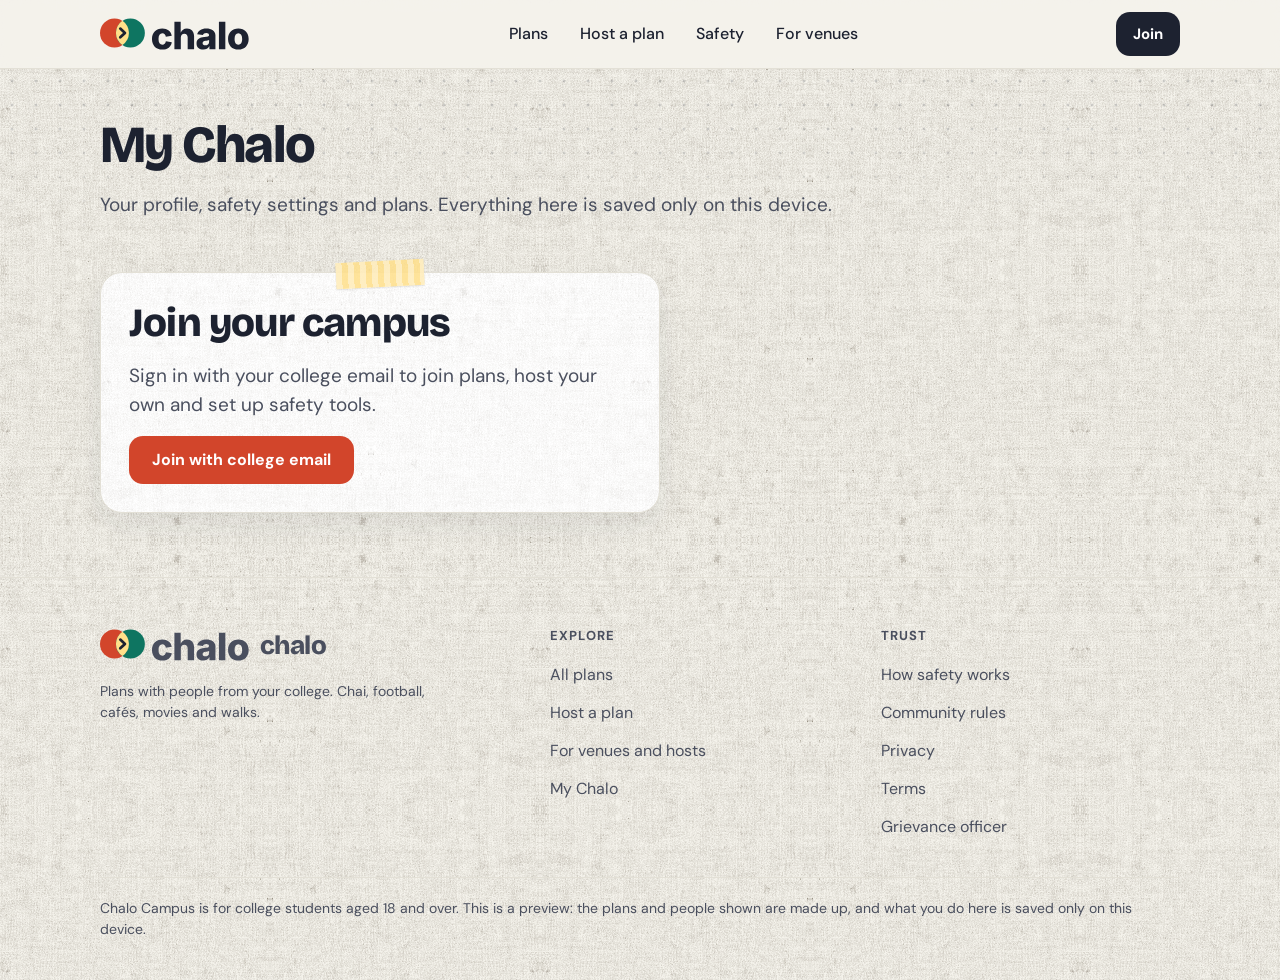
<file: Chalo_Campus_v3/me.html>
<!doctype html>
<html lang="en">
<head>
<meta charset="utf-8">
<meta name="viewport" content="width=device-width, initial-scale=1, viewport-fit=cover">
<title>My Chalo · Chalo Campus</title>
<meta name="description" content="Your profile, interests, trusted contact, plans and the people you've met.">
<meta name="theme-color" content="#F5F3EC">
<link rel="icon" href="data:image/svg+xml,%3Csvg xmlns=%22http://www.w3.org/2000/svg%22 viewBox=%220 0 200 200%22 width=%22200%22 height=%22200%22 style=%22flex-shrink:0%22%3E%3Crect width=%22200%22 height=%22200%22 rx=%2246%22 fill=%22%231D2230%22/%3E%3Cg transform=%22translate%2831.8 45%29 scale%281.1%29%22%3E%0A%3Ccircle cx=%2240%22 cy=%2250%22 r=%2240%22 fill=%22%23D2452B%22/%3E%3Ccircle cx=%2284%22 cy=%2250%22 r=%2240%22 fill=%22%230E7561%22/%3E%0A%3Cpath d=%22M62 16.6 A40 40 0 0 1 62 83.4 A40 40 0 0 1 62 16.6 Z%22 fill=%22%23FFE08A%22/%3E%0A%3Cpath d=%22M56 38 L69 50 L56 62%22 fill=%22none%22 stroke=%22%231D2230%22 stroke-width=%227.5%22 stroke-linecap=%22round%22 stroke-linejoin=%22round%22/%3E%3C/g%3E%3C/svg%3E">
<link rel="preconnect" href="https://fonts.googleapis.com">
<link rel="preconnect" href="https://fonts.gstatic.com" crossorigin>
<link rel="stylesheet" href="https://fonts.googleapis.com/css2?family=Bricolage+Grotesque:wght@600;800&amp;family=Caveat:wght@600&amp;family=DM+Sans:wght@400;500;700&amp;display=swap">
<style>
/* Chalo Campus: shared styles. Off-white paper, grain, dot grid, halftone, washi tape. */
:root{
  --bg:#F5F3EC;--ink:#1D2230;--ink2:#4A4F5E;--line:#E3E0D6;--line2:#CFCBC0;
  --accent:#D2452B;--accent-d:#B63A22;--green:#0E7561;--green-d:#0A5A4A;--mint:#E4F0EB;
  --butter:#FFE08A;--amber:#FFF3D1;--amber-ink:#6B4A00;--danger:#B3261E;
  --display:'Bricolage Grotesque','DM Sans',system-ui,sans-serif;
  --body:'DM Sans',system-ui,-apple-system,'Segoe UI',sans-serif;
  --hand:'Caveat','Segoe Script','Bradley Hand',cursive;
  --shadow:0 12px 32px rgba(29,34,48,.08);
  --grain:url("texture.webp");--grain-soft:url("texture-soft.webp");
  --squig:url("data:image/svg+xml,%3Csvg xmlns='http://www.w3.org/2000/svg' width='24' height='8' viewBox='0 0 24 8'%3E%3Cpath d='M0 4 Q6 0 12 4 T24 4' fill='none' stroke='%23D2452B' stroke-width='2' stroke-linecap='round'/%3E%3C/svg%3E");
}
*{box-sizing:border-box}
html{scroll-behavior:smooth}
body{margin:0;background-color:var(--bg);background-image:var(--grain);color:var(--ink);font-family:var(--body);font-size:16px;line-height:1.5;-webkit-font-smoothing:antialiased}
body::before{content:"";position:fixed;inset:0 0 auto;height:env(safe-area-inset-top,0px);z-index:60;background:var(--bg)}
img,svg{max-width:100%}
h1,h2,h3,h4{font-family:var(--display);font-weight:800;letter-spacing:-.02em;line-height:1.1;margin:0;text-wrap:balance}
h1{font-size:clamp(38px,6vw,62px);letter-spacing:-.03em}
.h2{font-size:clamp(28px,4vw,40px)}
.h3{font-size:24px}
p{margin:0}
a{color:var(--green-d)}
.lead{font-size:19px;line-height:1.55;color:var(--ink2);max-width:60ch}
.hint{font-size:14px;color:var(--ink2);line-height:1.5}
.eyebrow{font-size:13px;font-weight:700;letter-spacing:.08em;text-transform:uppercase;color:var(--ink2)}
:focus-visible{outline:3px solid var(--ink);outline-offset:2px}
.visually-hidden{position:absolute;width:1px;height:1px;overflow:hidden;clip:rect(0 0 0 0);white-space:nowrap}
[hidden]{display:none!important}

/* layout */
.wrap{max-width:1120px;margin:0 auto;padding-left:max(20px,env(safe-area-inset-left,0px));padding-right:max(20px,env(safe-area-inset-right,0px))}
.section{padding-top:72px;padding-bottom:72px}
.section-tight{padding-top:24px;padding-bottom:64px}
.stack{display:flex;flex-direction:column;gap:16px}
.stack-lg{display:flex;flex-direction:column;gap:28px}
.row{display:flex;flex-wrap:wrap;gap:12px;align-items:center}
.between{display:flex;flex-wrap:wrap;gap:8px 16px;align-items:center;justify-content:space-between}
.grid{display:grid;gap:20px;align-items:start}
.cols-3{grid-template-columns:repeat(auto-fit,minmax(280px,1fr))}
.cols-4{grid-template-columns:repeat(auto-fit,minmax(220px,1fr))}
.cols-2{grid-template-columns:repeat(auto-fit,minmax(320px,1fr))}
.cards{grid-template-columns:repeat(auto-fill,minmax(320px,1fr))}
.split{display:grid;grid-template-columns:minmax(0,1fr) minmax(0,1fr);gap:48px;align-items:center}
.minw{min-width:0}
@media (max-width:860px){.split{grid-template-columns:minmax(0,1fr);gap:32px}}

/* textures */
.dots,.halftone,.navy{position:relative;isolation:isolate}
.dots::before{content:"";position:absolute;inset:0;z-index:-1;background-image:radial-gradient(rgba(29,34,48,.16) 1.2px,transparent 1.7px);background-size:24px 24px;-webkit-mask-image:linear-gradient(#000 35%,transparent);mask-image:linear-gradient(#000 35%,transparent)}
.halftone{background-color:var(--mint)}
.halftone::before{content:"";position:absolute;inset:0;z-index:-1;background-image:radial-gradient(circle,rgba(14,117,97,.22) 2.2px,transparent 2.7px),radial-gradient(circle,rgba(14,117,97,.22) 2.2px,transparent 2.7px);background-size:18px 18px;background-position:0 0,9px 9px;-webkit-mask-image:linear-gradient(120deg,#000,transparent 65%);mask-image:linear-gradient(120deg,#000,transparent 65%)}
.navy{background-color:var(--ink);color:#fff}
.navy::before{content:"";position:absolute;inset:0;z-index:-1;background-image:radial-gradient(rgba(255,255,255,.13) 1.2px,transparent 1.7px);background-size:22px 22px;-webkit-mask-image:linear-gradient(200deg,#000,transparent 70%);mask-image:linear-gradient(200deg,#000,transparent 70%)}
.navy .hint,.navy .lead{color:#D5D8E0}
.paper{background-color:#fff;background-image:var(--grain-soft)}
.tape{position:relative}
.tape::before{content:"";position:absolute;top:-12px;left:50%;width:88px;height:26px;transform:translateX(-50%) rotate(-3deg);background-color:rgba(255,224,138,.85);background-image:repeating-linear-gradient(90deg,rgba(255,255,255,.4) 0 6px,transparent 6px 12px);box-shadow:0 1px 2px rgba(0,0,0,.1);z-index:2}
.squiggle{background:var(--squig) repeat-x 0 100%;background-size:24px 8px;padding-bottom:8px}
.hl{background:var(--butter);padding:0 10px;border-radius:10px;box-decoration-break:clone;-webkit-box-decoration-break:clone}

/* buttons, chips, pills */
.btn{display:inline-flex;align-items:center;justify-content:center;gap:8px;min-height:48px;padding:0 22px;border-radius:14px;border:1.5px solid transparent;font:700 16px var(--body);cursor:pointer;text-decoration:none;text-align:center;transition:transform .12s ease,box-shadow .12s ease,background-color .12s ease}
.btn:hover{transform:translateY(-1px);box-shadow:0 6px 14px rgba(29,34,48,.14)}
.btn:disabled,.btn[disabled]{opacity:.55;cursor:not-allowed;transform:none;box-shadow:none}
.btn-primary{background:var(--accent);color:#fff}.btn-primary:hover{background:var(--accent-d)}
.btn-dark{background:var(--ink);color:#fff}
.btn-ghost{background:transparent;border-color:var(--ink);color:var(--ink)}
.btn-soft{background:#fff;border-color:var(--line2);color:var(--ink)}
.btn-light{background:#fff;color:var(--ink)}
.btn-sm{min-height:44px;padding:0 16px;font-size:15px}
.btn-block{width:100%}
.link-btn{min-height:44px;padding:0;border:0;background:transparent;color:var(--green-d);font:700 15px var(--body);text-decoration:underline;cursor:pointer}
.chips{display:flex;flex-wrap:wrap;gap:8px}
.chip{min-height:44px;padding:0 16px;border-radius:999px;border:1px solid var(--line2);background:#fff;color:var(--ink);font:500 15px var(--body);cursor:pointer}
.chip[aria-pressed="true"]{background:var(--ink);border-color:var(--ink);color:#fff}
.chip[disabled]{opacity:.5;cursor:not-allowed}
.pill{display:inline-flex;align-items:center;padding:4px 12px;border-radius:999px;background:#EEF0F4;font-size:13px;font-weight:700;color:var(--ink)}
.pill-green{background:var(--mint);color:var(--green-d)}
.pill-amber{background:var(--amber);color:var(--amber-ink)}
.ok{color:var(--green-d);font-weight:700}
.note{padding:10px 14px;border-radius:12px;background:var(--amber);color:var(--amber-ink);font-size:14px;line-height:1.5}
.note-green{background:var(--mint);color:var(--green-d)}

/* forms */
.field{display:flex;flex-direction:column;gap:8px;min-width:0}
.label{font-size:13px;font-weight:700;letter-spacing:.05em;text-transform:uppercase;color:var(--ink2)}
.input,.select,.textarea{width:100%;min-height:48px;padding:0 14px;border-radius:12px;border:1px solid var(--line2);background:#fff;color:var(--ink);font:400 16px var(--body)}
.textarea{padding:12px 14px;min-height:96px;resize:vertical}
.err{margin:0;color:var(--danger);font-size:14px;font-weight:500}
.check{display:flex;gap:10px;align-items:flex-start;font-size:15px;line-height:1.45}
.check input{width:22px;height:22px;margin-top:1px;flex:none;accent-color:var(--green)}
.switch{display:flex;align-items:center;justify-content:space-between;gap:16px;width:100%;min-height:56px;padding:8px 14px;border-radius:12px;border:1px solid var(--line);background:#FBFAF7;text-align:left;color:var(--ink);cursor:pointer;font-family:var(--body)}
.switch .t{display:flex;flex-direction:column;gap:2px;min-width:0}
.switch .t b{font-size:15px}.switch .t span{font-size:13px;color:var(--ink2)}
.switch .tr{position:relative;flex:none;width:44px;height:26px;border-radius:999px;background:#B9B5A8}
.switch .tr::after{content:"";position:absolute;top:3px;left:3px;width:20px;height:20px;border-radius:50%;background:#fff;transition:left .15s}
.switch[aria-checked="true"] .tr{background:var(--green)}
.switch[aria-checked="true"] .tr::after{left:21px}
.stepper{display:flex;align-items:center;gap:12px}
.stepper button{width:44px;height:44px;border-radius:50%;border:1px solid var(--line2);background:#fff;font-size:22px;color:var(--ink);cursor:pointer}
.stepper output{min-width:30px;text-align:center;font-size:20px;font-weight:800;font-variant-numeric:tabular-nums}

/* cards */
.card{background-color:#fff;background-image:var(--grain-soft);border:1px solid var(--line);border-radius:18px;padding:22px;min-width:0}
.card-lg{border-radius:22px;padding:28px;box-shadow:var(--shadow)}
.box{border:1px solid var(--line);border-radius:14px;padding:16px;background:#FBFAF7;display:flex;flex-direction:column;gap:12px}

/* header */
.site-header{position:sticky;top:env(safe-area-inset-top,0px);z-index:50;background:rgba(245,243,236,.94);-webkit-backdrop-filter:blur(8px);backdrop-filter:blur(8px);border-bottom:1px solid var(--line)}
.site-header .wrap{display:flex;align-items:center;justify-content:space-between;gap:16px;min-height:68px}
.logo{display:flex;align-items:center;gap:10px;color:var(--ink);text-decoration:none;font-family:var(--display);font-weight:800;font-size:26px;letter-spacing:-.02em}
.nav{display:flex;align-items:center;gap:4px;flex:1;justify-content:center}
.nav a{display:inline-flex;align-items:center;min-height:44px;padding:0 14px;border-radius:10px;color:var(--ink);text-decoration:none;font-weight:500}
.nav a:hover{background:rgba(29,34,48,.06)}
.nav a[aria-current="page"]{background:#fff;box-shadow:inset 0 0 0 1px var(--line2);font-weight:700}
.head-actions{display:flex;align-items:center;gap:8px}
.menu-btn{display:none}
.av{width:32px;height:32px;border-radius:50%;display:inline-flex;align-items:center;justify-content:center;font-weight:700;font-size:13px;border:2px solid #fff;box-sizing:border-box;flex:none;color:var(--ink)}
.avs{display:flex;align-items:center;padding-right:8px}.avs .av{margin-right:-8px}
@media (max-width:860px){
  .menu-btn{display:inline-flex}
  .nav{display:none;position:absolute;top:100%;left:0;right:0;flex-direction:column;align-items:stretch;gap:2px;padding:12px max(20px,env(safe-area-inset-right,0px)) 20px max(20px,env(safe-area-inset-left,0px));background:var(--bg);border-bottom:1px solid var(--line)}
  .nav.open{display:flex}
  .logo{font-size:24px}
}

/* footer */
.site-footer{border-top:1px solid var(--line);margin-top:0;padding-top:48px;padding-bottom:40px}
.foot-grid{display:grid;grid-template-columns:minmax(0,1.4fr) repeat(2,minmax(0,1fr));gap:32px}
.foot-grid ul{list-style:none;margin:12px 0 0;padding:0;display:flex;flex-direction:column;gap:2px}
.foot-grid a{display:inline-flex;align-items:center;min-height:36px;color:var(--ink2);text-decoration:none}
.foot-grid a:hover{color:var(--ink);text-decoration:underline}
.foot-base{margin-top:32px;padding-top:20px;border-top:1px solid var(--line);font-size:14px;color:var(--ink2)}
@media (max-width:700px){.foot-grid{grid-template-columns:minmax(0,1fr) minmax(0,1fr)}.foot-grid>:first-child{grid-column:1/-1}}

/* hero */
.hero{padding-top:56px;padding-bottom:84px}
.hero-grid{display:grid;grid-template-columns:minmax(0,1.1fr) minmax(0,.9fr);gap:48px;align-items:center}
@media (max-width:900px){.hero-grid{grid-template-columns:minmax(0,1fr)}.hero{padding-top:32px}}
.badge{display:inline-flex;align-items:center;gap:8px;padding:8px 14px;border-radius:999px;background:#fff;border:1px solid var(--line);font-size:14px;font-weight:500}
.ticks{list-style:none;margin:0;padding:0;display:flex;flex-wrap:wrap;gap:10px 22px;font-size:15px;color:var(--ink2)}
.ticks li{display:flex;align-items:center;gap:8px}
.hero-art{position:relative;display:flex;flex-direction:column;gap:18px;padding:16px 0 8px}
.postit{align-self:flex-start;width:min(300px,100%);padding:26px 24px 22px;background:#FFE98F;border-radius:4px;transform:rotate(-3deg);box-shadow:0 14px 26px rgba(29,34,48,.16);font-family:var(--hand);font-size:34px;line-height:1;font-weight:600}
.postit small{display:block;margin-top:12px;font-size:22px;color:#5A4A12}
.ticket{display:block;text-decoration:none;color:var(--ink);padding:16px 18px;border-radius:16px;background-color:#fff;background-image:var(--grain-soft);border:1px solid var(--line);box-shadow:var(--shadow)}
.ticket:nth-of-type(1){transform:rotate(1.6deg);margin-left:12%}
.ticket:nth-of-type(2){transform:rotate(-1.4deg);margin-left:2%}
.ticket b{display:block;font-family:var(--display);font-size:19px;line-height:1.2;margin:4px 0 6px}
.ticket .hint{display:flex;gap:10px;flex-wrap:wrap}
.notes{display:grid;grid-template-columns:repeat(auto-fit,minmax(240px,1fr));gap:26px}
.sticky{position:relative;padding:26px 22px 22px;border-radius:4px;font-family:var(--hand);font-size:32px;line-height:1.05;font-weight:600;box-shadow:0 12px 22px rgba(29,34,48,.12)}
.sticky:nth-child(1){background:#FFE98F;transform:rotate(-2deg)}
.sticky:nth-child(2){background:#CFE5F5;transform:rotate(1.5deg)}
.sticky:nth-child(3){background:#F8DCE2;transform:rotate(-1deg)}
.tiles{display:grid;grid-template-columns:repeat(auto-fit,minmax(200px,1fr));gap:14px}
.tile{display:flex;flex-direction:column;gap:4px;min-height:96px;padding:16px 18px;border-radius:16px;text-decoration:none;color:var(--ink);border:1px solid rgba(29,34,48,.08);transition:transform .12s ease}
.tile:hover{transform:translateY(-2px) rotate(-.6deg)}
.tile b{font-family:var(--display);font-size:20px}
.tile span{font-size:14px;color:rgba(29,34,48,.75)}
.step{display:flex;gap:14px;align-items:flex-start}
.num{flex:none;width:34px;height:34px;border-radius:50%;background:var(--ink);color:#fff;display:inline-flex;align-items:center;justify-content:center;font-weight:700}
.ticks-list{list-style:none;margin:0;padding:0;display:flex;flex-direction:column;gap:12px}
.ticks-list li{display:flex;gap:10px;align-items:flex-start;line-height:1.45}
.ticks-list svg{flex:none;margin-top:3px}
.page-head{padding-top:48px;padding-bottom:28px}

/* plan card */
.plan{display:flex;flex-direction:column;gap:14px;padding:20px 20px 18px}
.plan-title{font-size:22px;line-height:1.2}
.plan-title a{color:var(--ink);text-decoration:none}
.plan-title a:hover{text-decoration:underline}
.pills{display:flex;flex-wrap:wrap;gap:6px}
.meta{list-style:none;margin:0;padding:0;display:flex;flex-direction:column;gap:6px;font-size:15px;color:#3B4050}
.meta li{display:flex;gap:8px;align-items:center}
.meta svg{flex:none}
.plan-host{display:flex;gap:10px;align-items:center;font-size:14px;color:#3B4050}
.perf{position:relative;border-top:2px dashed var(--line2);margin:2px -20px}
.perf::before,.perf::after{content:"";position:absolute;top:-11px;width:20px;height:20px;border-radius:50%;background:var(--bg);border:1px solid var(--line)}
.perf::before{left:-11px;clip-path:inset(0 0 0 50%)}
.perf::after{right:-11px;clip-path:inset(0 50% 0 0)}
.plan-foot{display:flex;flex-direction:column;gap:10px}
.bar{height:6px;border-radius:999px;background:#ECEAE3;overflow:hidden}
.bar i{display:block;height:100%;background:var(--green);border-radius:999px}
.actions{display:flex;gap:8px;flex-wrap:wrap}
.actions .btn{flex:1 1 120px}

/* filters */
.filters{display:flex;flex-direction:column;gap:16px}
.filter-row{display:grid;grid-template-columns:repeat(auto-fit,minmax(180px,1fr));gap:14px}
.empty{padding:36px;border-radius:18px;border:2px dashed var(--line2);text-align:center;display:flex;flex-direction:column;gap:12px;align-items:center}

/* plan detail */
.detail{display:grid;grid-template-columns:minmax(0,1fr) 380px;gap:28px;align-items:start}
.sticky-col{position:sticky;top:90px;display:flex;flex-direction:column;gap:20px}
@media (max-width:940px){.detail{grid-template-columns:minmax(0,1fr)}.sticky-col{position:static}}
.facts{display:grid;grid-template-columns:auto minmax(0,1fr);gap:10px 18px;margin:0}
.facts dt{font-weight:700;color:var(--ink2);font-size:14px}.facts dd{margin:0}
.people{list-style:none;margin:0;padding:0;display:flex;flex-direction:column;gap:6px}
.people li{display:flex;align-items:center;gap:12px;flex-wrap:wrap;padding:8px 0;border-bottom:1px solid var(--line)}
.people li:last-child{border-bottom:0}
.people .who{flex:1 1 180px;min-width:0}
.people .acts{display:flex;gap:4px}
.chat{display:flex;flex-direction:column;gap:10px;max-height:340px;overflow:auto;padding:2px}
.msg{max-width:88%;padding:10px 14px;border-radius:14px;background:#F0EEE6;align-self:flex-start;overflow-wrap:anywhere}
.msg small{display:block;font-size:12px;opacity:.7;margin-bottom:2px}
.msg.me{align-self:flex-end;background:var(--ink);color:#fff}
.sum{margin:0;display:flex;flex-direction:column;gap:8px;font-variant-numeric:tabular-nums}
.sum div{display:flex;justify-content:space-between;gap:12px}
.sum dd{margin:0}
.sum .tot{padding-top:10px;border-top:1px solid var(--line);font-size:20px;font-weight:800}
.ok-msg{padding:10px 14px;border-radius:12px;background:var(--mint);color:var(--green-d);font-weight:700;font-size:15px}
.rate{display:flex;flex-wrap:wrap;gap:8px;align-items:center;padding:10px 0;border-bottom:1px solid var(--line)}

/* faq */
details.faq{border-bottom:1px solid var(--line)}
details.faq summary{cursor:pointer;list-style:none;display:flex;justify-content:space-between;gap:16px;align-items:center;min-height:56px;font-weight:700;font-size:17px}
details.faq summary::-webkit-details-marker{display:none}
details.faq summary::after{content:"+";font-size:24px;font-weight:400}
details.faq[open] summary::after{content:"\2212"}
details.faq p{padding:0 0 18px;color:var(--ink2);max-width:62ch}

/* modal + toast */
.modal-back{position:fixed;inset:0;z-index:100;background:rgba(29,34,48,.55);display:flex;align-items:center;justify-content:center;padding:16px}
.modal{position:relative;width:100%;max-width:480px;max-height:100%;overflow:auto;background-color:#fff;background-image:var(--grain-soft);border-radius:22px;padding:28px;display:flex;flex-direction:column;gap:16px;box-shadow:0 24px 60px rgba(0,0,0,.3)}
.modal-x{position:absolute;top:10px;right:10px;width:44px;height:44px;border:0;background:transparent;font-size:28px;line-height:1;cursor:pointer;color:var(--ink)}
.toast{position:fixed;left:50%;bottom:calc(24px + env(safe-area-inset-bottom,0px));transform:translate(-50%,20px);opacity:0;pointer-events:none;background:var(--ink);color:#fff;padding:14px 20px;border-radius:14px;max-width:min(480px,calc(100% - 32px));z-index:200;transition:opacity .2s,transform .2s;font-size:15px;box-shadow:0 8px 24px rgba(29,34,48,.3)}
.toast.on{opacity:1;transform:translate(-50%,0)}

/* tables and calc */
.tiers{display:grid;grid-template-columns:repeat(auto-fit,minmax(260px,1fr));gap:20px;align-items:stretch}
.tier{display:flex;flex-direction:column;gap:14px}
.tier .price{font-family:var(--display);font-size:34px;font-weight:800}
.prose{max-width:70ch;display:flex;flex-direction:column;gap:14px}
.prose h2{font-size:28px;margin-top:20px}
.prose ul{margin:0;padding-left:22px;display:flex;flex-direction:column;gap:6px}
.prose mark{background:var(--butter);padding:0 6px;border-radius:6px}
.toc{display:flex;flex-wrap:wrap;gap:8px}
noscript .note{margin:16px}
@media (prefers-reduced-motion:reduce){*,*::before,*::after{transition:none!important;animation:none!important;scroll-behavior:auto!important}}

body,.paper,.card,.ticket,.modal{background-size:540px 540px}</style>
<link rel="stylesheet" href="motion.css">
<script src="motion.js"></script>
</head>
<body>
<div id="site-header"></div>
<noscript><p class="note">My Chalo needs JavaScript. Please turn it on.</p></noscript>
<main id="main" data-page="me">
<section class="page-head dots"><div class="wrap stack"><h1 style="font-size:clamp(34px,5vw,52px)">My Chalo</h1><p class="lead">Your profile, safety settings and plans. Everything here is saved only on this device.</p></div></section>
<section class="section-tight"><div class="wrap" id="me"></div></section>
</main>
<div id="site-footer"></div>
<script>
/* Chalo Campus: shared script. Data lives in this browser only (localStorage). */
(function () {
  'use strict';

  const KEY = 'chalo.v1';
  const CAMPUS = 'MSRIT Bengaluru';
  const FEE_RATE = 0.05;

  const CATS = [
    { k: 'Chai', s: 'chai', c: '#FFE3B8' },
    { k: 'Food & cafés', s: 'food', c: '#F5DCCB' },
    { k: 'Sports', s: 'sports', c: '#CDEBD8' },
    { k: 'Gaming', s: 'gaming', c: '#DCD4F7' },
    { k: 'Movies', s: 'movies', c: '#F7D3D9' },
    { k: 'Explore', s: 'explore', c: '#CFE5F5' },
    { k: 'Study', s: 'study', c: '#E6EAB8' },
    { k: 'Creative', s: 'creative', c: '#F8DCE2' }
  ];
  const DEPT_GROUPS = [{ label: 'Engineering & Technology Departments', items: ['Aerospace Engineering', 'Artificial Intelligence & Data Science', 'Artificial Intelligence & Machine Learning', 'Biotechnology', 'Chemical Engineering', 'Civil Engineering', 'Computer Science & Engineering', 'Computer Science & Engineering (AI & ML)', 'Computer Science & Engineering (Cybersecurity)', 'Electrical & Electronics Engineering', 'Electronics & Communication Engineering', 'Electronics & Instrumentation Engineering', 'Electronics & Telecommunication Engineering', 'Industrial Engineering & Management', 'Information Science & Engineering', 'Medical Electronics Engineering', 'Mechanical Engineering'] }, { label: 'Architecture, Science, Management & Applications', items: ['Architecture', 'Chemistry', 'Humanities', 'Mathematics', 'Physics (Basic Sciences)', 'Master of Computer Applications (MCA)', 'Department of Management Studies (MBA)'] }];
  const DEPTS = DEPT_GROUPS.reduce(function (a, g) { return a.concat(g.items); }, []);
  const VENUES = [
    { g: 'On campus', items: ['Campus canteen', 'Campus library', 'Sports ground'] },
    { g: 'Cafés and food', items: ['Tea stall by the main gate', 'Café near campus', 'Restaurant near campus'] },
    { g: 'Sports and games', items: ['Turf near campus', 'Gaming lounge near campus', 'Bowling alley'] },
    { g: 'Outdoors', items: ['Cubbon Park', 'Lalbagh Botanical Garden'] },
    { g: 'Malls and cinemas', items: ['Mall food court', 'Multiplex'] }
  ];
  const AV = ['#FFD9C9', '#D6ECE4', '#E3DCFA', '#FFF0B8', '#D4E6F7', '#F8DCE2'];
  const DAYS = ['Sun', 'Mon', 'Tue', 'Wed', 'Thu', 'Fri', 'Sat'];
  const MONTHS = ['Jan', 'Feb', 'Mar', 'Apr', 'May', 'Jun', 'Jul', 'Aug', 'Sep', 'Oct', 'Nov', 'Dec'];

  const ICON = {
    tick: '<svg width="16" height="16" viewBox="0 0 16 16" fill="none" aria-hidden="true"><circle cx="8" cy="8" r="8" fill="#0E7561"/><path d="M4.5 8.3l2.2 2.2 4.8-4.8" stroke="#fff" stroke-width="1.8" stroke-linecap="round" stroke-linejoin="round"/></svg>',
    clock: '<svg width="16" height="16" viewBox="0 0 16 16" fill="none" aria-hidden="true"><circle cx="8" cy="8" r="6.2" stroke="#5B6070" stroke-width="1.5"/><path d="M8 4.7V8l2.2 1.4" stroke="#5B6070" stroke-width="1.5" stroke-linecap="round"/></svg>',
    pin: '<svg width="16" height="16" viewBox="0 0 16 16" fill="none" aria-hidden="true"><path d="M8 14.2s4.6-3.9 4.6-7.4A4.6 4.6 0 003.4 6.8C3.4 10.3 8 14.2 8 14.2z" stroke="#5B6070" stroke-width="1.5" stroke-linejoin="round"/><circle cx="8" cy="6.8" r="1.6" fill="#5B6070"/></svg>',
    logo: '<svg class="logo-svg" viewBox="0 6 414.6 94" width="150" height="34" role="img" aria-label="Chalo"><g class="lg-a"><circle cx="40" cy="50" r="40" fill="#D2452B"/></g><g class="lg-b"><circle cx="84" cy="50" r="40" fill="#0E7561"/></g><g class="lg-l"><path d="M62 16.6A40 40 0 0 1 62 83.4A40 40 0 0 1 62 16.6Z" fill="#FFE08A"/></g><g class="lg-c"><path d="M56 38L69 50L56 62" fill="none" stroke="#1D2230" stroke-width="7.5" stroke-linecap="round" stroke-linejoin="round"/></g><path d="M172.1953125 96.06640625C186.8203125 96.06640625 196.62109375 88.1953125 198.3984375 75.5L182.046875 72.859375C180.98046875 79.00390625 177.62890625 82.5078125 172.3984375 82.5078125C165.59375 82.5078125 161.734375 76.46484375 161.734375 66.71484375C161.734375 56.9140625 165.59375 51.07421875 172.3984375 51.07421875C177.62890625 51.07421875 180.87890625 54.4765625 181.99609375 60.41796875L198.34765625 57.67578125C196.5703125 45.3359375 186.66796875 37.515625 172.1953125 37.515625C154.421875 37.515625 143.65625 49.296875 143.65625 66.81640625C143.65625 84.28515625 154.421875 96.06640625 172.1953125 96.06640625Z M223.38484375000002 62.6015625C223.38484375000002 56.0 227.29500000000002 52.08984375 233.08406250000002 52.08984375C238.87312500000002 52.08984375 242.32625000000002 55.8984375 242.32625000000002 62.296875V95.0H260.04890625V58.84375C260.04890625 45.99609375 252.27937500000002 37.515625 240.39656250000002 37.515625C231.56062500000002 37.515625 226.07625000000002 42.1875 223.02937500000002 49.5V19.3359375H205.66218750000002V95.0H223.38484375000002Z M285.54312500000003 96.015625C293.41421875000003 96.015625 298.89859375000003 92.8671875 301.99625000000003 87.02734375H302.45328125000003V95.0H319.10953125000003V56.45703125C319.10953125000003 44.26953125 307.98843750000003 37.515625 293.87125000000003 37.515625C279.65250000000003 37.515625 270.71500000000003 44.16796875 268.48062500000003 53.8671875L284.52750000000003 55.94921875C285.49234375000003 52.39453125 288.79312500000003 50.109375 293.71890625000003 50.109375C298.54312500000003 50.109375 301.43765625000003 52.34375 301.43765625000003 56.25390625V56.45703125C301.43765625000003 59.9609375 297.57828125000003 60.671875 287.98062500000003 61.484375C276.50406250000003 62.44921875 266.85562500000003 66.6640625 266.85562500000003 79.2578125C266.85562500000003 90.48046875 274.62515625000003 96.015625 285.54312500000003 96.015625ZM290.92593750000003 84.28515625C286.66031250000003 84.28515625 283.61343750000003 82.25390625 283.61343750000003 78.4453125C283.61343750000003 74.6875 286.55875000000003 72.453125 291.78921875000003 71.69140625C295.09000000000003 71.18359375 299.55875000000003 70.421875 301.59000000000003 69.35546875V74.7890625C301.59000000000003 80.375 296.86734375000003 84.28515625 290.92593750000003 84.28515625Z M346.48265625000005 19.3359375H328.76000000000005V95.0H346.48265625000005Z M382.48859375000006 96.06640625C400.21125000000006 96.06640625 410.97687500000006 84.28515625 410.97687500000006 66.81640625C410.97687500000006 49.296875 400.21125000000006 37.515625 382.48859375000006 37.515625C364.71515625000006 37.515625 353.94953125000006 49.296875 353.94953125000006 66.81640625C353.94953125000006 84.28515625 364.71515625000006 96.06640625 382.48859375000006 96.06640625ZM382.48859375000006 82.5078125C375.68390625000006 82.5078125 372.02765625000006 76.16015625 372.02765625000006 66.71484375C372.02765625000006 57.21875 375.68390625000006 51.07421875 382.48859375000006 51.07421875C389.29328125000006 51.07421875 392.94953125000006 57.21875 392.94953125000006 66.71484375C392.94953125000006 76.16015625 389.29328125000006 82.5078125 382.48859375000006 82.5078125Z" fill="currentColor"/></svg>'
  };

  /* ---------- helpers ---------- */
  function esc(s) {
    return String(s == null ? '' : s).replace(/[&<>"']/g, function (c) {
      return { '&': '&amp;', '<': '&lt;', '>': '&gt;', '"': '&quot;', "'": '&#39;' }[c];
    });
  }
  function rupee(n) { return '₹' + Number(n).toLocaleString('en-IN'); }
  function fee(cost) { return Math.ceil(cost * FEE_RATE); }
  function avColor(name) {
    let h = 0;
    for (let i = 0; i < name.length; i++) h = (h * 31 + name.charCodeAt(i)) >>> 0;
    return AV[h % AV.length];
  }
  function fmtTime(d) {
    let h = d.getHours();
    const m = d.getMinutes();
    const ap = h >= 12 ? 'PM' : 'AM';
    h = h % 12 || 12;
    return h + ':' + (m < 10 ? '0' : '') + m + ' ' + ap;
  }
  function dayStart(d) { return new Date(d.getFullYear(), d.getMonth(), d.getDate()); }
  function dayDiff(ts) { return Math.round((dayStart(new Date(ts)) - dayStart(new Date())) / 864e5); }
  function fmtDay(ts) {
    const d = new Date(ts), diff = dayDiff(ts);
    if (diff === 0) return 'Today';
    if (diff === 1) return 'Tomorrow';
    return DAYS[d.getDay()] + ' ' + d.getDate() + ' ' + MONTHS[d.getMonth()];
  }
  function fmtWhen(ts) { return fmtDay(ts) + ' · ' + fmtTime(new Date(ts)); }
  function at(offset, h, m) {
    const n = new Date();
    return new Date(n.getFullYear(), n.getMonth(), n.getDate() + offset, h, m || 0, 0, 0).getTime();
  }
  function soon(h, m) { const t = at(0, h, m); return t > Date.now() + 30 * 60000 ? t : at(1, h, m); }
  function nextDow(dow) { const diff = (dow - new Date().getDay() + 7) % 7; return diff === 0 ? 7 : diff; }
  function catOf(k) { return CATS.find(function (c) { return c.k === k; }) || { k: k, s: '', c: '#EEF0F4' }; }
  function isLate(ts) { return new Date(ts).getHours() >= 20; }

  /* ---------- state ---------- */
  function blank() {
    return { user: null, plans: [], joins: {}, paid: {}, chats: {}, reports: [], blocked: {}, met: [], rated: {}, waitlist: [], enquiries: [], interests: [] };
  }
  function load() {
    try {
      const raw = localStorage.getItem(KEY);
      if (raw) return Object.assign(blank(), JSON.parse(raw));
    } catch (e) { /* storage unavailable */ }
    return blank();
  }
  const state = load();
  function save() { try { localStorage.setItem(KEY, JSON.stringify(state)); } catch (e) { /* ignore */ } }
  function resetAll() {
    const b = blank();
    Object.keys(state).forEach(function (k) { delete state[k]; });
    Object.assign(state, b);
    save();
  }

  /* ---------- sample plans (made up for this preview) ---------- */
  const HOSTS = {
    rohan: { n: 'Rohan', d: 'Mechanical Engineering', r: 4.8, h: 14 },
    imran: { n: 'Imran', d: 'Computer Science & Engineering', r: 4.9, h: 22 },
    meera: { n: 'Meera', d: 'Architecture', r: 4.9, h: 9 },
    dev: { n: 'Dev', d: 'Computer Science & Engineering', r: 4.7, h: 6 },
    kavya: { n: 'Kavya', d: 'Biotechnology', r: 4.8, h: 11 },
    arjun: { n: 'Arjun', d: 'Civil Engineering', r: 4.6, h: 5 },
    nisha: { n: 'Nisha', d: 'Humanities', r: 4.9, h: 8 },
    farah: { n: 'Farah', d: 'Architecture', r: 4.8, h: 12 },
    tanvi: { n: 'Tanvi', d: 'Humanities', r: 4.7, h: 4 }
  };
  function P(n, d) { return { n: n, d: d }; }
  function seedPlans() {
    const sat = nextDow(6), sun = nextDow(0), fri = nextDow(5);
    return [
      { id: 'p1', title: 'Chai after the last lecture', cat: 'Chai', ts: soon(17, 0), venue: 'Tea stall by the main gate', cap: 6, cost: 0, approve: false, women: false, weekly: false, host: HOSTS.rohan,
        going: [P('Ananya', 'Architecture'), P('Vikram', 'Humanities'), P('Sana', 'Physics (Basic Sciences)')],
        desc: 'Short and easy. Tea, samosas and no agenda. Come straight from your last class, even if you only know one person here.',
        chat: [{ w: 'Rohan', t: 'I will grab the corner bench. Look for the blue backpack.' }] },
      { id: 'p2', title: 'Five-a-side football, all levels welcome', cat: 'Sports', ts: at(sat, 6, 0), venue: 'Turf near campus', cap: 9, cost: 120, minPay: 8, paid0: 5, approve: false, women: false, weekly: true, host: HOSTS.imran,
        going: [P('Karthik', 'Civil Engineering'), P('Priya', 'Humanities'), P('Neil', 'Mechanical Engineering'), P('Tarun', 'Chemistry'), P('Rahul', 'Department of Management Studies (MBA)'), P('Manav', 'Electronics & Communication Engineering')],
        desc: 'We play every Saturday morning. Teams are shuffled each game so nobody is stuck with the same people. Bring water and shoes with grip.',
        chat: [{ w: 'Imran', t: 'Turf is booked once 8 of us have paid. Pay your share in the plan page.' }, { w: 'Karthik', t: 'I will bring the ball.' }] },
      { id: 'p3', title: 'Board games at a quiet café', cat: 'Food & cafés', ts: at(sat, 16, 0), venue: 'Café near campus', cap: 5, cost: 150, minPay: 4, paid0: 2, approve: true, women: true, weekly: false, host: HOSTS.meera,
        going: [P('Zoya', 'Architecture'), P('Isha', 'Humanities')],
        desc: 'A relaxed afternoon of Catan, Codenames and whatever else is on the shelf. Women only, and the host approves each request. The fee covers the table and one drink.',
        chat: [{ w: 'Meera', t: 'Happy to teach any game. No experience needed.' }] },
      { id: 'p4', title: 'Valorant 5-stack, beginners welcome', cat: 'Gaming', ts: at(sun, 15, 0), venue: 'Gaming lounge near campus', cap: 4, cost: 100, minPay: 4, paid0: 2, approve: false, women: false, weekly: false, host: HOSTS.dev,
        going: [P('Manav', 'Electronics & Communication Engineering'), P('Lakshmi', 'Biotechnology')],
        desc: 'Three hours at the lounge. We will mix ranks and keep it friendly. If you have never played, say so and we will pair you up.',
        chat: [] },
      { id: 'p5', title: 'Cubbon Park morning walk', cat: 'Explore', ts: at(sun, 7, 0), venue: 'Cubbon Park', cap: 7, cost: 0, approve: false, women: false, weekly: false, host: HOSTS.kavya,
        going: [P('Lakshmi', 'Biotechnology')],
        desc: 'An easy 4 km loop, then filter coffee. We meet at the main gate and stay together.',
        chat: [] },
      { id: 'p6', title: 'Friday night movie, group booking', cat: 'Movies', ts: at(fri, 19, 15), venue: 'Multiplex', cap: 5, cost: 250, minPay: 5, paid0: 3, approve: false, women: false, weekly: false, host: HOSTS.arjun,
        going: [P('Vikram', 'Humanities'), P('Priya', 'Humanities'), P('Rahul', 'Department of Management Studies (MBA)')],
        desc: 'We will pick the film together in the chat. Tickets are booked once 5 people have paid, and seats are together.',
        chat: [{ w: 'Arjun', t: 'Vote in here for the film. I will book the best-voted one.' }] },
      { id: 'p7', title: 'Library study sprint', cat: 'Study', ts: at(1, 18, 0), venue: 'Campus library', cap: 5, cost: 0, approve: false, women: false, weekly: true, host: HOSTS.tanvi,
        going: [P('Isha', 'Humanities')],
        desc: 'Two 50-minute focus blocks with a tea break in between. Bring whatever you are stuck on.',
        chat: [] },
      { id: 'p8', title: 'Sketch and chai evening', cat: 'Creative', ts: at(1, 17, 30), venue: 'Café near campus', cap: 6, cost: 0, approve: false, women: false, weekly: false, host: HOSTS.farah,
        going: [P('Zoya', 'Architecture'), P('Neil', 'Mechanical Engineering')],
        desc: 'Bring a sketchbook or borrow a pencil. We draw whatever is in front of us and share chai. Beginners are the point.',
        chat: [] },
      { id: 'p9', title: 'Biryani after the practice match', cat: 'Food & cafés', ts: at(sun, 20, 30), venue: 'Restaurant near campus', cap: 6, cost: 200, minPay: 5, paid0: 2, approve: false, women: false, weekly: false, host: HOSTS.nisha,
        going: [P('Tarun', 'Chemistry')],
        desc: 'A group table, so we all eat together. Evening plan, so the host is phone-verified. We leave together at 10 PM.',
        chat: [] },
      { id: 'p10', title: 'Lalbagh sunrise photo walk', cat: 'Explore', ts: at(sun, 6, 30), venue: 'Lalbagh Botanical Garden', cap: 8, cost: 0, approve: false, women: false, weekly: false, host: HOSTS.farah,
        going: [P('Ananya', 'Architecture'), P('Karthik', 'Civil Engineering')],
        desc: 'Phones are fine. We walk slowly, stop often and compare shots over breakfast.',
        chat: [] }
    ];
  }
  const SEEDS = seedPlans();

  function all() {
    return SEEDS.concat(state.plans).sort(function (a, b) { return a.ts - b.ts; });
  }
  function get(id) { return all().find(function (p) { return p.id === id; }); }

  function view(p) {
    const j = state.joins[p.id];
    const going = p.going.slice();
    if (j === 'in') going.push({ n: 'You', d: state.user ? state.user.dept : '', me: true });
    const left = Math.max(0, p.cap - going.length);
    const paidCount = (p.paid0 || 0) + (state.paid[p.id] ? 1 : 0);
    const minPay = p.minPay || 0;
    return { p: p, j: j, going: going, left: left, full: left <= 0, paidCount: paidCount, minPay: minPay,
      confirmed: p.cost > 0 && paidCount >= minPay, late: isLate(p.ts), fee: fee(p.cost) };
  }
  function joinState(v) {
    const p = v.p, me = state.user;
    if (p.mine) return { label: 'Your plan', cls: 'btn-soft', off: true };
    if (v.j === 'in') return { label: "You're in. Tap to leave", cls: 'btn-soft' };
    if (v.j === 'req') return { label: 'Requested. Tap to cancel', cls: 'btn-soft' };
    if (p.women && me && me.gender !== 'woman') return { label: 'Women only', cls: 'btn-soft', off: true };
    if (v.full) return { label: 'Plan is full', cls: 'btn-soft', off: true };
    if (p.approve) return { label: 'Ask to join', cls: 'btn-dark' };
    return { label: p.cost > 0 ? 'Join · ' + rupee(p.cost) : 'Join', cls: 'btn-primary' };
  }

  function planCard(p, opts) {
    opts = opts || {};
    const v = view(p), cat = catOf(p.cat), js = joinState(v);
    const href = 'plan.html#' + p.id;
    const avs = v.going.slice(0, 4).map(function (g) {
      return '<span class="av" style="background:' + avColor(g.n) + '">' + esc(g.n.charAt(0).toUpperCase()) + '</span>';
    }).join('');
    const pills = '<span class="pill" style="background:' + cat.c + '">' + esc(p.cat) + '</span>' +
      (p.weekly ? '<span class="pill">Repeats weekly</span>' : '') +
      (p.women ? '<span class="pill pill-green">Women-only</span>' : '') +
      (p.approve ? '<span class="pill">Host approves</span>' : '');
    const price = p.cost > 0 ? '<strong>' + rupee(p.cost) + '</strong> each' : '<strong>Free</strong> to join';
    const spots = v.full ? 'Full' : v.left + (v.left === 1 ? ' spot left' : ' spots left');
    const pct = Math.min(100, Math.round(v.going.length / p.cap * 100));
    const actions = opts.preview
      ? '<span class="btn ' + js.cls + ' btn-block" aria-hidden="true">' + esc(js.label) + '</span>'
      : '<a class="btn btn-soft btn-sm" href="' + href + '">Details</a><button type="button" class="btn ' + js.cls + ' btn-sm" data-act="join" data-id="' + esc(p.id) + '"' + (js.off ? ' disabled' : '') + '>' + esc(js.label) + '</button>';
    const hostLine = p.host.r ? '★ ' + p.host.r : 'New host';
    return '<article class="plan card">' +
      '<div class="pills">' + pills + '</div>' +
      '<h3 class="plan-title">' + (opts.preview ? esc(p.title || 'Your plan title') : '<a href="' + href + '">' + esc(p.title) + '</a>') + '</h3>' +
      '<ul class="meta"><li>' + ICON.clock + esc(fmtWhen(p.ts)) + '</li><li>' + ICON.pin + '<span>' + esc(p.venue) + ' <span class="ok">· public place</span></span></li></ul>' +
      '<div class="plan-host"><span class="av" style="background:' + avColor(p.host.n) + '">' + esc(p.host.n.charAt(0).toUpperCase()) + '</span>' +
      '<span>Hosted by <strong>' + esc(p.host.n) + '</strong>, ' + esc(p.host.d) + '<br><span class="ok">Verified student</span> · ' + hostLine + '</span></div>' +
      '<div class="perf" aria-hidden="true"></div>' +
      '<div class="plan-foot"><div class="between"><div class="avs">' + avs + '</div><strong>' + spots + '</strong></div>' +
      '<div class="bar"><i style="width:' + pct + '%"></i></div>' +
      '<div class="between hint"><span>' + price + '</span>' + (p.cost > 0 ? '<span>Held until confirmed</span>' : '') + '</div>' +
      (isLate(p.ts) ? '<p class="note">Evening plan. The host is phone-verified.</p>' : '') +
      '<div class="actions">' + actions + '</div></div></article>';
  }

  /* ---------- toast + modal ---------- */
  let toastTimer;
  function toast(msg) {
    let t = document.getElementById('toast');
    if (!t) {
      t = document.createElement('div');
      t.id = 'toast'; t.className = 'toast'; t.setAttribute('role', 'status');
      document.body.appendChild(t);
    }
    t.textContent = msg;
    t.classList.add('on');
    clearTimeout(toastTimer);
    toastTimer = setTimeout(function () { t.classList.remove('on'); }, 3600);
  }
  let lastFocus = null;
  function modal(html) {
    if (!document.getElementById('modal')) lastFocus = document.activeElement;
    closeModal(true);
    const back = document.createElement('div');
    back.className = 'modal-back'; back.id = 'modal';
    back.innerHTML = '<div class="modal" role="dialog" aria-modal="true" aria-labelledby="mt"><button type="button" class="modal-x" data-act="close" aria-label="Close">×</button>' + html + '</div>';
    document.body.appendChild(back);
    back.addEventListener('mousedown', function (e) { if (e.target === back) closeModal(); });
    const first = back.querySelector('input:not([type=checkbox]),select,textarea');
    if (first) first.focus();
    return back.firstChild;
  }
  function closeModal(silent) {
    const m = document.getElementById('modal');
    if (m) m.parentNode.removeChild(m);
    if (!silent && lastFocus && lastFocus.focus) { try { lastFocus.focus(); } catch (e) { /* ignore */ } }
  }
  document.addEventListener('keydown', function (e) { if (e.key === 'Escape') closeModal(); });

  const EMAIL_RE = /^[^\s@]+@[^\s@]+\.[^\s@]{2,}$/;

  /* ---------- sign in ---------- */
  function openAuth(done) {
    const dopts = '<option value="">Choose your department</option>' + DEPT_GROUPS.map(function (g) { return '<optgroup label="' + esc(g.label) + '">' + g.items.map(function (d) { return '<option>' + esc(d) + '</option>'; }).join('') + '</optgroup>'; }).join('');
    const m = modal('<h2 id="mt" class="h3">Join your campus</h2>' +
      '<p class="hint">Chalo is only for college students. Use your college email so we can check you belong here.</p>' +
      '<form id="authForm" class="stack" novalidate>' +
      '<div class="field"><label class="label" for="a-name">Your name</label><input class="input" id="a-name" autocomplete="name"></div>' +
      '<div class="field"><label class="label" for="a-email">College email</label><input class="input" id="a-email" type="email" autocomplete="email" placeholder="you@msrit.edu"></div>' +
      '<div class="row"><div class="field" style="flex:1 1 180px"><label class="label" for="a-dept">Department</label><select class="select" id="a-dept">' + dopts + '</select></div>' +
      '<div class="field" style="flex:1 1 120px"><label class="label" for="a-year">Year</label><select class="select" id="a-year"><option>1st</option><option>2nd</option><option>3rd</option><option>4th</option><option>5th</option></select></div></div>' +
      '<div class="field"><label class="label" for="a-gender">Gender</label><select class="select" id="a-gender"><option value="">Choose one</option><option value="woman">Woman</option><option value="man">Man</option><option value="other">Another gender or prefer not to say</option></select><span class="hint">Used only for women-only plans.</span></div>' +
      '<label class="check"><input type="checkbox" id="a-ok"><span>I am 18 or older and I agree to the <a href="legal.html#guidelines" target="_blank" rel="noopener">community rules</a> and <a href="legal.html#privacy" target="_blank" rel="noopener">privacy notice</a>.</span></label>' +
      '<p class="err" id="a-err" role="alert"></p>' +
      '<button class="btn btn-primary" type="submit">Send my code</button></form>' +
      '<p class="hint">Preview mode: verification is simulated.</p>');
    m.querySelector('#authForm').addEventListener('submit', function (e) {
      e.preventDefault();
      const v = function (id) { return m.querySelector('#' + id).value.trim(); };
      const err = m.querySelector('#a-err');
      const name = v('a-name'), email = v('a-email');
      if (name.length < 2) { err.textContent = 'Enter your name so others know who is coming.'; return; }
      if (!EMAIL_RE.test(email)) { err.textContent = 'Enter your college email, like you@msrit.edu.'; return; }
      if (!v('a-dept')) { err.textContent = 'Choose your department.'; return; }
      if (!v('a-gender')) { err.textContent = 'Choose a gender option. It only affects women-only plans.'; return; }
      if (!m.querySelector('#a-ok').checked) { err.textContent = 'Please confirm you are 18 or older and agree to the rules.'; return; }
      const draft = { name: name, email: email, dept: v('a-dept'), year: v('a-year'), gender: v('a-gender') };
      openCode(draft, done);
    });
  }
  function openCode(draft, done) {
    const m = modal('<h2 id="mt" class="h3">Check your email</h2>' +
      '<p>We sent a 6-digit code to <strong>' + esc(draft.email) + '</strong>.</p>' +
      '<p class="note">Preview mode: no email is sent. Type any 6 digits.</p>' +
      '<form id="codeForm" class="stack" novalidate><div class="field"><label class="label" for="a-code">6-digit code</label><input class="input" id="a-code" inputmode="numeric" maxlength="6" autocomplete="one-time-code"></div>' +
      '<p class="err" id="c-err" role="alert"></p><button class="btn btn-primary" type="submit">Verify and join</button></form>');
    m.querySelector('#codeForm').addEventListener('submit', function (e) {
      e.preventDefault();
      if (!/^\d{6}$/.test(m.querySelector('#a-code').value.trim())) { m.querySelector('#c-err').textContent = 'Enter the 6 digits from your email.'; return; }
      state.user = Object.assign({ phone: false, trusted: null, since: Date.now() }, draft);
      save(); closeModal();
      toast('Welcome, ' + draft.name.split(' ')[0] + '. You are verified.');
      refresh();
      if (done) done();
    });
  }
  function openPhone(done) {
    const m = modal('<h2 id="mt" class="h3">Verify your phone</h2>' +
      '<p class="hint">Evening plans need a phone-verified host. We only use your number for safety checks.</p>' +
      '<form id="phoneForm" class="stack" novalidate><div class="field"><label class="label" for="p-num">Mobile number</label><input class="input" id="p-num" inputmode="numeric" maxlength="10" placeholder="10-digit number" autocomplete="tel-national"></div>' +
      '<div class="field"><label class="label" for="p-code">6-digit code</label><input class="input" id="p-code" inputmode="numeric" maxlength="6"></div>' +
      '<p class="note">Preview mode: no text is sent. Type any 6 digits.</p><p class="err" id="p-err" role="alert"></p><button class="btn btn-primary" type="submit">Verify phone</button></form>');
    m.querySelector('#phoneForm').addEventListener('submit', function (e) {
      e.preventDefault();
      const err = m.querySelector('#p-err');
      if (!/^\d{10}$/.test(m.querySelector('#p-num').value.trim())) { err.textContent = 'Enter a 10-digit mobile number.'; return; }
      if (!/^\d{6}$/.test(m.querySelector('#p-code').value.trim())) { err.textContent = 'Enter the 6-digit code.'; return; }
      state.user.phone = true; save(); closeModal();
      toast('Phone verified.'); refresh();
      if (done) done();
    });
  }
  function requireUser(fn) { if (state.user) fn(); else openAuth(fn); }

  /* ---------- join / report / sos / copy ---------- */
  function join(id) {
    const p = get(id);
    if (!p) return;
    if (!state.user) { openAuth(function () { join(id); }); return; }
    if (p.mine) { toast('This is your plan.'); return; }
    if (p.women && state.user.gender !== 'woman') { toast('This plan is for women only.'); return; }
    const j = state.joins[id];
    if (j) {
      delete state.joins[id]; delete state.paid[id]; save();
      toast(j === 'req' ? 'Request cancelled.' : (p.cost > 0 ? 'You left the plan. Any payment is refunded.' : 'You left the plan.'));
      refresh(); return;
    }
    if (view(p).full) { toast('This plan is full.'); return; }
    if (p.approve) { state.joins[id] = 'req'; toast('Request sent to ' + p.host.n + '.'); }
    else { state.joins[id] = 'in'; toast("You're in. The group chat is open."); }
    save(); refresh();
  }
  function openReport(planId, who) {
    const reasons = ['Fake profile or not a student', 'Harassment or unwanted behaviour', 'Unsafe or private location', 'Asking for money outside Chalo', 'Spam or something else'];
    const m = modal('<h2 id="mt" class="h3">' + (who ? 'Report ' + esc(who) : 'Report this plan') + '</h2>' +
      '<p class="hint">Tell us what happened. A person reads every report, and serious ones go first.</p>' +
      '<form id="repForm" class="stack" novalidate><fieldset style="border:0;padding:0;margin:0" class="stack"><legend class="label" style="margin-bottom:8px">What is the problem?</legend>' +
      reasons.map(function (r, i) { return '<label class="check"><input type="radio" name="reason" value="' + esc(r) + '"' + (i === 0 ? ' checked' : '') + '><span>' + esc(r) + '</span></label>'; }).join('') +
      '</fieldset><div class="field"><label class="label" for="r-d">Details (optional)</label><textarea class="textarea" id="r-d" maxlength="500"></textarea></div>' +
      '<button class="btn btn-dark" type="submit">Send report</button></form>' +
      '<p class="hint">In an emergency, call 112.</p>');
    m.querySelector('#repForm').addEventListener('submit', function (e) {
      e.preventDefault();
      saveReport({ planId: planId || '', who: who || '', reason: m.querySelector('input[name=reason]:checked').value, details: m.querySelector('#r-d').value.trim() });
      closeModal(); toast('Report sent. A person will review it.');
    });
  }
  function saveReport(r) {
    r.ts = Date.now(); state.reports.push(r); save();
  }
  function copyText(text) {
    const fallback = function () {
      modal('<h2 id="mt" class="h3">Copy this text</h2><p class="hint">Your browser blocked automatic copying. Select the text below and copy it.</p><textarea class="textarea" id="copyBox" readonly rows="5">' + esc(text) + '</textarea>');
      const b = document.getElementById('copyBox');
      if (b) { b.focus(); b.select(); }
    };
    try {
      if (navigator.clipboard && navigator.clipboard.writeText) {
        navigator.clipboard.writeText(text).then(function () { toast('Copied. Send it to someone you trust.'); }, fallback);
        return;
      }
    } catch (e) { /* fall through */ }
    fallback();
  }
  function openSOS() {
    const t = state.user && state.user.trusted;
    const m = modal('<h2 id="mt" class="h3">Need help right now?</h2>' +
      '<p>If you are in danger, call <strong>112</strong> now. The women’s helpline is <strong>1091</strong>.</p>' +
      (t ? '<p>We can message your trusted contact, <strong>' + esc(t.name) + '</strong>, with your plan details.</p><button class="btn btn-primary" id="sosSend" type="button">Alert ' + esc(t.name) + '</button>'
         : '<p class="note">You have not added a trusted contact yet.</p><a class="btn btn-dark" href="me.html">Add a trusted contact</a>') +
      '<p class="hint">Preview mode: this button does not send a message yet.</p>');
    const b = m.querySelector('#sosSend');
    if (b) b.addEventListener('click', function () { closeModal(); toast('Preview only. In the live app this alerts ' + t.name + '.'); });
  }
  function openCheckin() {
    const m = modal('<h2 id="mt" class="h3">An hour in. Everything okay?</h2>' +
      '<p class="hint">This is the check-in message you get during a plan.</p>' +
      '<div class="stack"><button class="btn btn-primary" id="ci-ok" type="button">I’m okay</button><button class="btn btn-ghost" id="ci-help" type="button">I need help</button></div>');
    m.querySelector('#ci-ok').addEventListener('click', function () { closeModal(); toast('Glad to hear it. Enjoy the rest of the plan.'); });
    m.querySelector('#ci-help').addEventListener('click', openSOS);
  }
  function addWaitlist(kind, email, extra) {
    state.waitlist.push({ kind: kind, email: email, extra: extra || '', ts: Date.now() });
    save();
  }

  /* ---------- header + footer ---------- */
  function renderChrome() {
    const pg = (document.querySelector('[data-page]') || { dataset: {} }).dataset.page || '';
    const links = [['plans.html', 'Plans', 'plans'], ['create.html', 'Host a plan', 'create'], ['safety.html', 'Safety', 'safety'], ['venues.html', 'For venues', 'venues']];
    const u = state.user;
    const nav = links.map(function (l) { return '<a href="' + l[0] + '"' + (pg === l[2] ? ' aria-current="page"' : '') + '>' + l[1] + '</a>'; }).join('');
    const acct = u
      ? '<a class="btn btn-soft btn-sm" href="me.html"' + (pg === 'me' ? ' aria-current="page"' : '') + '><span class="av" style="background:' + avColor(u.name) + ';width:26px;height:26px">' + esc(u.name.charAt(0).toUpperCase()) + '</span>' + esc(u.name.split(' ')[0]) + '</a>'
      : '<button type="button" class="btn btn-dark btn-sm" data-act="auth">Join</button>';
    const h = document.getElementById('site-header');
    if (h) {
      h.className = 'site-header';
      h.innerHTML = '<div class="wrap"><a class="logo" href="index.html">' + ICON.logo + '</a>' +
        '<nav class="nav" id="nav" aria-label="Main">' + nav + '</nav>' +
        '<div class="head-actions">' + acct + '<button type="button" class="btn btn-soft btn-sm menu-btn" data-act="menu" aria-expanded="false" aria-controls="nav">Menu</button></div></div>';
    }
    const f = document.getElementById('site-footer');
    if (f && !f.firstChild) {
      f.className = 'site-footer';
      f.innerHTML = '<div class="wrap"><div class="foot-grid">' +
        '<div class="stack"><a class="logo" href="index.html">' + ICON.logo + 'chalo</a><p class="hint" style="max-width:36ch">Plans with people from your college. Chai, football, cafés, movies and walks.</p></div>' +
        '<div><div class="eyebrow">Explore</div><ul><li><a href="plans.html">All plans</a></li><li><a href="create.html">Host a plan</a></li><li><a href="venues.html">For venues and hosts</a></li><li><a href="me.html">My Chalo</a></li></ul></div>' +
        '<div><div class="eyebrow">Trust</div><ul><li><a href="safety.html">How safety works</a></li><li><a href="legal.html#guidelines">Community rules</a></li><li><a href="legal.html#privacy">Privacy</a></li><li><a href="legal.html#terms">Terms</a></li><li><a href="legal.html#grievance">Grievance officer</a></li></ul></div>' +
        '</div><p class="foot-base">Chalo Campus is for college students aged 18 and over. This is a preview: the plans and people shown are made up, and what you do here is saved only on this device.</p></div>';
    }
  }
  function refresh() {
    renderChrome();
    if (api.page) api.page();
  }

  /* ---------- global events ---------- */
  document.addEventListener('click', function (e) {
    const el = e.target.closest ? e.target.closest('[data-act]') : null;
    if (!el) return;
    const a = el.getAttribute('data-act');
    if (a === 'auth') openAuth(refresh);
    else if (a === 'join') join(el.getAttribute('data-id'));
    else if (a === 'close') closeModal();
    else if (a === 'menu') {
      const n = document.getElementById('nav');
      if (n) { const open = n.classList.toggle('open'); el.setAttribute('aria-expanded', open ? 'true' : 'false'); }
    }
  });

  const api = {
    state: state, save: save, resetAll: resetAll, esc: esc, rupee: rupee, fee: fee, avColor: avColor,
    fmtWhen: fmtWhen, fmtDay: fmtDay, fmtTime: fmtTime, at: at, dayDiff: dayDiff, isLate: isLate,
    CATS: CATS, DEPTS: DEPTS, VENUES: VENUES, CAMPUS: CAMPUS, FEE_RATE: FEE_RATE, ICON: ICON, EMAIL_RE: EMAIL_RE,
    all: all, get: get, view: view, joinState: joinState, planCard: planCard, catOf: catOf,
    toast: toast, modal: modal, closeModal: closeModal, openAuth: openAuth, openPhone: openPhone,
    requireUser: requireUser, join: join, openReport: openReport, saveReport: saveReport, copyText: copyText,
    openSOS: openSOS, openCheckin: openCheckin, addWaitlist: addWaitlist, refresh: refresh, renderChrome: renderChrome,
    page: null
  };
  window.Chalo = api;
  renderChrome();
})();

</script>
<script>
(function () {
  var C = window.Chalo, esc = C.esc, state = C.state, root = document.getElementById('me');
  var confirmClear = false;

  function render() {
    var u = state.user;
    if (!u) {
      root.innerHTML = '<div class="card card-lg stack tape" style="max-width:560px"><h2 class="h2">Join your campus</h2><p class="lead">Sign in with your college email to join plans, host your own and set up safety tools.</p><div><button type="button" class="btn btn-primary" data-act="auth">Join with college email</button></div></div>';
      return;
    }
    var yearLabel = u.year ? u.year + ' year' : '';
    var genderLabel = { woman: 'Woman', man: 'Man', other: 'Another gender or prefer not to say' }[u.gender] || '';
    var mine = C.all().filter(function (p) { return p.mine; });
    var joined = C.all().filter(function (p) { return state.joins[p.id]; });
    var t = u.trusted;
    root.innerHTML = '<div class="stack-lg">' +
      '<div class="grid cols-2">' +
      '<div class="card card-lg stack"><div class="row" style="flex-wrap:nowrap;gap:16px"><span class="av" style="width:64px;height:64px;font-size:26px;background:' + C.avColor(u.name) + '">' + esc(u.name.charAt(0).toUpperCase()) + '</span><div class="minw"><h2 class="h3">' + esc(u.name) + '</h2><p class="hint">' + esc(u.dept) + ' · ' + esc(yearLabel) + '</p></div></div>' +
      '<ul class="ticks-list"><li>' + C.ICON.tick + '<span>College email verified: ' + esc(u.email) + '</span></li><li>' + (u.phone ? C.ICON.tick : '<svg width="16" height="16" viewBox="0 0 16 16" aria-hidden="true" style="flex:none;margin-top:3px"><circle cx="8" cy="8" r="7" fill="none" stroke="#CFCBC0" stroke-width="2"/></svg>') + '<span>' + (u.phone ? 'Phone verified' : 'Phone not verified. Needed to host evening plans.') + '</span></li></ul>' +
      (u.phone ? '' : '<div><button type="button" class="btn btn-soft btn-sm" data-do="phone">Verify my phone</button></div>') +
      '<p class="hint">Gender: ' + esc(genderLabel) + '. Used only for women-only plans.</p></div>' +
      '<div class="card card-lg stack"><h2 class="h3">Trusted contact</h2><p class="hint">Someone who gets your plan details when you tap "I need help". Share your plan with them before you go.</p>' +
      '<form id="trustForm" class="stack" novalidate><div class="field"><label class="label" for="t-name">Their name</label><input class="input" id="t-name" value="' + esc(t ? t.name : '') + '" autocomplete="off"></div>' +
      '<div class="field"><label class="label" for="t-phone">Their mobile number</label><input class="input" id="t-phone" inputmode="numeric" maxlength="10" value="' + esc(t ? t.phone : '') + '" autocomplete="off"></div>' +
      '<p class="err" id="t-err" role="alert"></p><div class="row"><button class="btn btn-dark btn-sm" type="submit">Save contact</button>' + (t ? '<button type="button" class="btn btn-soft btn-sm" data-do="trust-clear">Remove</button>' : '') + '</div></form></div>' +
      '</div>' +
      '<div class="card stack"><h2 class="h3">My interests</h2><p class="hint">Pick a few. They help us show you plans that fit.</p><div class="chips" id="interests">' +
      C.CATS.map(function (c) { return '<button type="button" class="chip" data-do="interest" data-k="' + esc(c.k) + '" aria-pressed="' + (state.interests.indexOf(c.k) >= 0) + '">' + esc(c.k) + '</button>'; }).join('') + '</div></div>' +
      '<div class="stack"><h2 class="h3">Plans I’m hosting</h2>' + (mine.length ? '<div class="grid cards">' + mine.map(function (p) { return C.planCard(p); }).join('') + '</div>' : '<div class="empty"><p class="hint">You haven’t hosted a plan yet.</p><a class="btn btn-primary btn-sm" href="create.html">Host a plan</a></div>') + '</div>' +
      '<div class="stack"><h2 class="h3">Plans I’ve joined</h2>' + (joined.length ? '<div class="grid cards">' + joined.map(function (p) { return C.planCard(p); }).join('') + '</div>' : '<div class="empty"><p class="hint">You haven’t joined a plan yet.</p><a class="btn btn-primary btn-sm" href="plans.html">Find a plan</a></div>') + '</div>' +
      '<div class="card stack"><h2 class="h3">People I’ve met</h2>' + (state.met.length ? '<ul class="people">' + state.met.map(function (m) { return '<li><span class="av" style="background:' + C.avColor(m.n) + '">' + esc(m.n.charAt(0)) + '</span><div class="who"><strong>' + esc(m.n) + '</strong><br><span class="hint">' + esc(m.d) + ' · met at “' + esc(m.plan) + '”</span></div></li>'; }).join('') + '</ul>' : '<p class="hint">After a plan, add the people you liked and they’ll show up here so you can invite them next time.</p>') + '</div>' +
      '<div class="card stack"><h2 class="h3">Your data</h2><p class="hint">In this preview, everything is saved only in this browser. Nothing is sent to a server.</p>' +
      (confirmClear ? '<div class="note">Delete your profile, plans and chats from this device?</div><div class="row"><button type="button" class="btn btn-primary btn-sm" data-do="clear-yes">Yes, delete everything</button><button type="button" class="btn btn-soft btn-sm" data-do="clear-no">Keep it</button></div>'
        : '<div class="row"><button type="button" class="btn btn-soft btn-sm" data-do="signout">Sign out</button><button type="button" class="btn btn-soft btn-sm" data-do="clear">Delete my data</button></div>') + '</div>' +
      '</div>';
  }
  C.page = render;

  root.addEventListener('click', function (e) {
    var b = e.target.closest('[data-do]'); if (!b) return;
    var d = b.getAttribute('data-do');
    if (d === 'phone') C.openPhone(render);
    else if (d === 'interest') { var k = b.getAttribute('data-k'), i = state.interests.indexOf(k); if (i >= 0) state.interests.splice(i, 1); else state.interests.push(k); C.save(); render(); }
    else if (d === 'trust-clear') { state.user.trusted = null; C.save(); C.toast('Trusted contact removed.'); render(); }
    else if (d === 'signout') { state.user = null; C.save(); C.toast('Signed out.'); C.refresh(); }
    else if (d === 'clear') { confirmClear = true; render(); }
    else if (d === 'clear-no') { confirmClear = false; render(); }
    else if (d === 'clear-yes') { confirmClear = false; C.resetAll(); C.toast('Your data was deleted from this device.'); C.refresh(); }
  });
  root.addEventListener('submit', function (e) {
    if (e.target.id !== 'trustForm') return;
    e.preventDefault();
    var name = document.getElementById('t-name').value.trim(), phone = document.getElementById('t-phone').value.trim();
    var err = document.getElementById('t-err');
    if (name.length < 2) { err.textContent = 'Enter their name.'; return; }
    if (!/^\d{10}$/.test(phone)) { err.textContent = 'Enter a 10-digit mobile number.'; return; }
    state.user.trusted = { name: name, phone: phone }; C.save(); C.toast('Trusted contact saved.'); render();
  });
  render();
})();
</script>
</body>
</html>
</file>
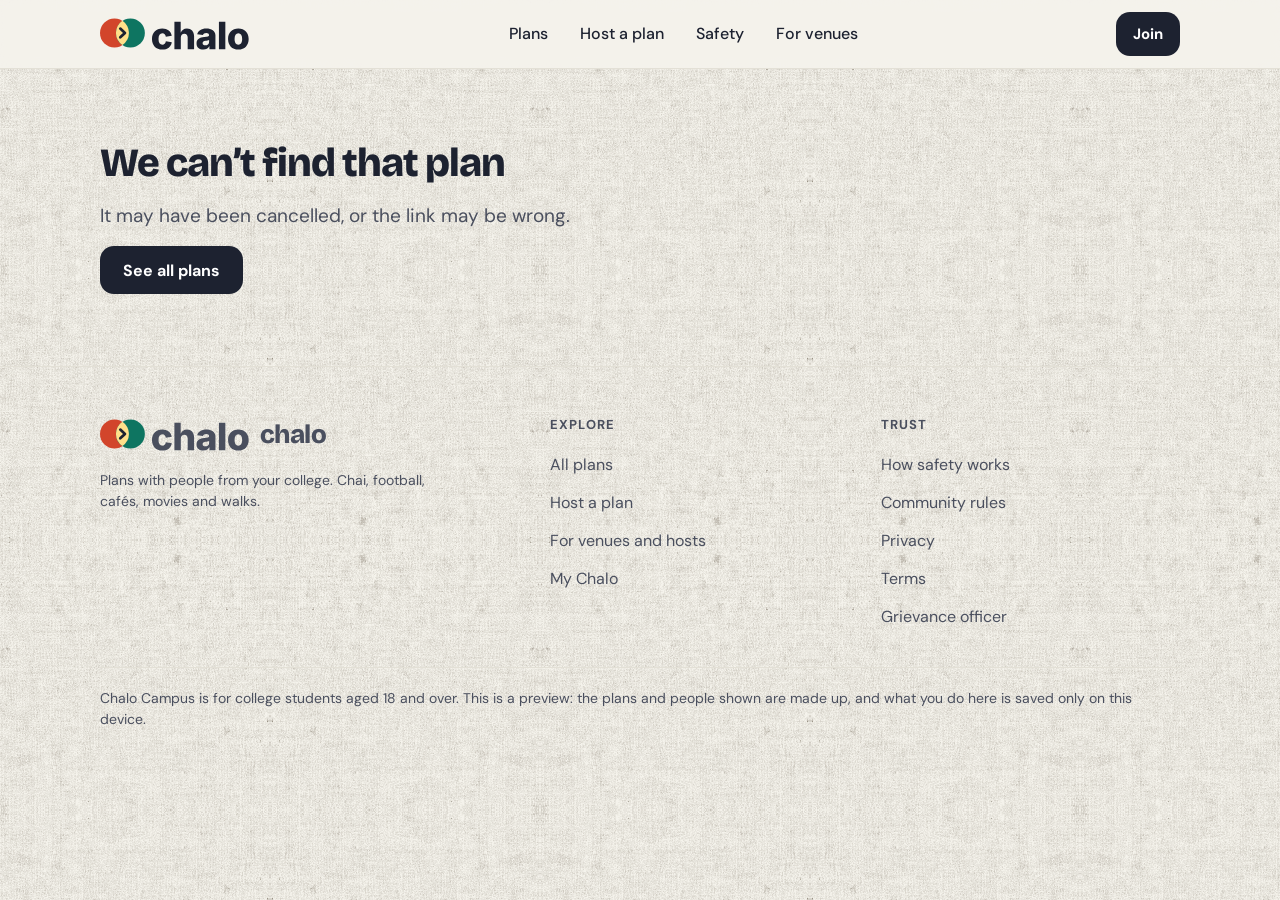
<file: Chalo_Campus_v3/plan.html>
<!doctype html>
<html lang="en">
<head>
<meta charset="utf-8">
<meta name="viewport" content="width=device-width, initial-scale=1, viewport-fit=cover">
<title>Plan · Chalo Campus</title>
<meta name="description" content="See who's going, join the plan, chat with the group and split any booking.">
<meta name="theme-color" content="#F5F3EC">
<link rel="icon" href="data:image/svg+xml,%3Csvg xmlns=%22http://www.w3.org/2000/svg%22 viewBox=%220 0 200 200%22 width=%22200%22 height=%22200%22 style=%22flex-shrink:0%22%3E%3Crect width=%22200%22 height=%22200%22 rx=%2246%22 fill=%22%231D2230%22/%3E%3Cg transform=%22translate%2831.8 45%29 scale%281.1%29%22%3E%0A%3Ccircle cx=%2240%22 cy=%2250%22 r=%2240%22 fill=%22%23D2452B%22/%3E%3Ccircle cx=%2284%22 cy=%2250%22 r=%2240%22 fill=%22%230E7561%22/%3E%0A%3Cpath d=%22M62 16.6 A40 40 0 0 1 62 83.4 A40 40 0 0 1 62 16.6 Z%22 fill=%22%23FFE08A%22/%3E%0A%3Cpath d=%22M56 38 L69 50 L56 62%22 fill=%22none%22 stroke=%22%231D2230%22 stroke-width=%227.5%22 stroke-linecap=%22round%22 stroke-linejoin=%22round%22/%3E%3C/g%3E%3C/svg%3E">
<link rel="preconnect" href="https://fonts.googleapis.com">
<link rel="preconnect" href="https://fonts.gstatic.com" crossorigin>
<link rel="stylesheet" href="https://fonts.googleapis.com/css2?family=Bricolage+Grotesque:wght@600;800&amp;family=Caveat:wght@600&amp;family=DM+Sans:wght@400;500;700&amp;display=swap">
<style>
/* Chalo Campus: shared styles. Off-white paper, grain, dot grid, halftone, washi tape. */
:root{
  --bg:#F5F3EC;--ink:#1D2230;--ink2:#4A4F5E;--line:#E3E0D6;--line2:#CFCBC0;
  --accent:#D2452B;--accent-d:#B63A22;--green:#0E7561;--green-d:#0A5A4A;--mint:#E4F0EB;
  --butter:#FFE08A;--amber:#FFF3D1;--amber-ink:#6B4A00;--danger:#B3261E;
  --display:'Bricolage Grotesque','DM Sans',system-ui,sans-serif;
  --body:'DM Sans',system-ui,-apple-system,'Segoe UI',sans-serif;
  --hand:'Caveat','Segoe Script','Bradley Hand',cursive;
  --shadow:0 12px 32px rgba(29,34,48,.08);
  --grain:url("texture.webp");--grain-soft:url("texture-soft.webp");
  --squig:url("data:image/svg+xml,%3Csvg xmlns='http://www.w3.org/2000/svg' width='24' height='8' viewBox='0 0 24 8'%3E%3Cpath d='M0 4 Q6 0 12 4 T24 4' fill='none' stroke='%23D2452B' stroke-width='2' stroke-linecap='round'/%3E%3C/svg%3E");
}
*{box-sizing:border-box}
html{scroll-behavior:smooth}
body{margin:0;background-color:var(--bg);background-image:var(--grain);color:var(--ink);font-family:var(--body);font-size:16px;line-height:1.5;-webkit-font-smoothing:antialiased}
body::before{content:"";position:fixed;inset:0 0 auto;height:env(safe-area-inset-top,0px);z-index:60;background:var(--bg)}
img,svg{max-width:100%}
h1,h2,h3,h4{font-family:var(--display);font-weight:800;letter-spacing:-.02em;line-height:1.1;margin:0;text-wrap:balance}
h1{font-size:clamp(38px,6vw,62px);letter-spacing:-.03em}
.h2{font-size:clamp(28px,4vw,40px)}
.h3{font-size:24px}
p{margin:0}
a{color:var(--green-d)}
.lead{font-size:19px;line-height:1.55;color:var(--ink2);max-width:60ch}
.hint{font-size:14px;color:var(--ink2);line-height:1.5}
.eyebrow{font-size:13px;font-weight:700;letter-spacing:.08em;text-transform:uppercase;color:var(--ink2)}
:focus-visible{outline:3px solid var(--ink);outline-offset:2px}
.visually-hidden{position:absolute;width:1px;height:1px;overflow:hidden;clip:rect(0 0 0 0);white-space:nowrap}
[hidden]{display:none!important}

/* layout */
.wrap{max-width:1120px;margin:0 auto;padding-left:max(20px,env(safe-area-inset-left,0px));padding-right:max(20px,env(safe-area-inset-right,0px))}
.section{padding-top:72px;padding-bottom:72px}
.section-tight{padding-top:24px;padding-bottom:64px}
.stack{display:flex;flex-direction:column;gap:16px}
.stack-lg{display:flex;flex-direction:column;gap:28px}
.row{display:flex;flex-wrap:wrap;gap:12px;align-items:center}
.between{display:flex;flex-wrap:wrap;gap:8px 16px;align-items:center;justify-content:space-between}
.grid{display:grid;gap:20px;align-items:start}
.cols-3{grid-template-columns:repeat(auto-fit,minmax(280px,1fr))}
.cols-4{grid-template-columns:repeat(auto-fit,minmax(220px,1fr))}
.cols-2{grid-template-columns:repeat(auto-fit,minmax(320px,1fr))}
.cards{grid-template-columns:repeat(auto-fill,minmax(320px,1fr))}
.split{display:grid;grid-template-columns:minmax(0,1fr) minmax(0,1fr);gap:48px;align-items:center}
.minw{min-width:0}
@media (max-width:860px){.split{grid-template-columns:minmax(0,1fr);gap:32px}}

/* textures */
.dots,.halftone,.navy{position:relative;isolation:isolate}
.dots::before{content:"";position:absolute;inset:0;z-index:-1;background-image:radial-gradient(rgba(29,34,48,.16) 1.2px,transparent 1.7px);background-size:24px 24px;-webkit-mask-image:linear-gradient(#000 35%,transparent);mask-image:linear-gradient(#000 35%,transparent)}
.halftone{background-color:var(--mint)}
.halftone::before{content:"";position:absolute;inset:0;z-index:-1;background-image:radial-gradient(circle,rgba(14,117,97,.22) 2.2px,transparent 2.7px),radial-gradient(circle,rgba(14,117,97,.22) 2.2px,transparent 2.7px);background-size:18px 18px;background-position:0 0,9px 9px;-webkit-mask-image:linear-gradient(120deg,#000,transparent 65%);mask-image:linear-gradient(120deg,#000,transparent 65%)}
.navy{background-color:var(--ink);color:#fff}
.navy::before{content:"";position:absolute;inset:0;z-index:-1;background-image:radial-gradient(rgba(255,255,255,.13) 1.2px,transparent 1.7px);background-size:22px 22px;-webkit-mask-image:linear-gradient(200deg,#000,transparent 70%);mask-image:linear-gradient(200deg,#000,transparent 70%)}
.navy .hint,.navy .lead{color:#D5D8E0}
.paper{background-color:#fff;background-image:var(--grain-soft)}
.tape{position:relative}
.tape::before{content:"";position:absolute;top:-12px;left:50%;width:88px;height:26px;transform:translateX(-50%) rotate(-3deg);background-color:rgba(255,224,138,.85);background-image:repeating-linear-gradient(90deg,rgba(255,255,255,.4) 0 6px,transparent 6px 12px);box-shadow:0 1px 2px rgba(0,0,0,.1);z-index:2}
.squiggle{background:var(--squig) repeat-x 0 100%;background-size:24px 8px;padding-bottom:8px}
.hl{background:var(--butter);padding:0 10px;border-radius:10px;box-decoration-break:clone;-webkit-box-decoration-break:clone}

/* buttons, chips, pills */
.btn{display:inline-flex;align-items:center;justify-content:center;gap:8px;min-height:48px;padding:0 22px;border-radius:14px;border:1.5px solid transparent;font:700 16px var(--body);cursor:pointer;text-decoration:none;text-align:center;transition:transform .12s ease,box-shadow .12s ease,background-color .12s ease}
.btn:hover{transform:translateY(-1px);box-shadow:0 6px 14px rgba(29,34,48,.14)}
.btn:disabled,.btn[disabled]{opacity:.55;cursor:not-allowed;transform:none;box-shadow:none}
.btn-primary{background:var(--accent);color:#fff}.btn-primary:hover{background:var(--accent-d)}
.btn-dark{background:var(--ink);color:#fff}
.btn-ghost{background:transparent;border-color:var(--ink);color:var(--ink)}
.btn-soft{background:#fff;border-color:var(--line2);color:var(--ink)}
.btn-light{background:#fff;color:var(--ink)}
.btn-sm{min-height:44px;padding:0 16px;font-size:15px}
.btn-block{width:100%}
.link-btn{min-height:44px;padding:0;border:0;background:transparent;color:var(--green-d);font:700 15px var(--body);text-decoration:underline;cursor:pointer}
.chips{display:flex;flex-wrap:wrap;gap:8px}
.chip{min-height:44px;padding:0 16px;border-radius:999px;border:1px solid var(--line2);background:#fff;color:var(--ink);font:500 15px var(--body);cursor:pointer}
.chip[aria-pressed="true"]{background:var(--ink);border-color:var(--ink);color:#fff}
.chip[disabled]{opacity:.5;cursor:not-allowed}
.pill{display:inline-flex;align-items:center;padding:4px 12px;border-radius:999px;background:#EEF0F4;font-size:13px;font-weight:700;color:var(--ink)}
.pill-green{background:var(--mint);color:var(--green-d)}
.pill-amber{background:var(--amber);color:var(--amber-ink)}
.ok{color:var(--green-d);font-weight:700}
.note{padding:10px 14px;border-radius:12px;background:var(--amber);color:var(--amber-ink);font-size:14px;line-height:1.5}
.note-green{background:var(--mint);color:var(--green-d)}

/* forms */
.field{display:flex;flex-direction:column;gap:8px;min-width:0}
.label{font-size:13px;font-weight:700;letter-spacing:.05em;text-transform:uppercase;color:var(--ink2)}
.input,.select,.textarea{width:100%;min-height:48px;padding:0 14px;border-radius:12px;border:1px solid var(--line2);background:#fff;color:var(--ink);font:400 16px var(--body)}
.textarea{padding:12px 14px;min-height:96px;resize:vertical}
.err{margin:0;color:var(--danger);font-size:14px;font-weight:500}
.check{display:flex;gap:10px;align-items:flex-start;font-size:15px;line-height:1.45}
.check input{width:22px;height:22px;margin-top:1px;flex:none;accent-color:var(--green)}
.switch{display:flex;align-items:center;justify-content:space-between;gap:16px;width:100%;min-height:56px;padding:8px 14px;border-radius:12px;border:1px solid var(--line);background:#FBFAF7;text-align:left;color:var(--ink);cursor:pointer;font-family:var(--body)}
.switch .t{display:flex;flex-direction:column;gap:2px;min-width:0}
.switch .t b{font-size:15px}.switch .t span{font-size:13px;color:var(--ink2)}
.switch .tr{position:relative;flex:none;width:44px;height:26px;border-radius:999px;background:#B9B5A8}
.switch .tr::after{content:"";position:absolute;top:3px;left:3px;width:20px;height:20px;border-radius:50%;background:#fff;transition:left .15s}
.switch[aria-checked="true"] .tr{background:var(--green)}
.switch[aria-checked="true"] .tr::after{left:21px}
.stepper{display:flex;align-items:center;gap:12px}
.stepper button{width:44px;height:44px;border-radius:50%;border:1px solid var(--line2);background:#fff;font-size:22px;color:var(--ink);cursor:pointer}
.stepper output{min-width:30px;text-align:center;font-size:20px;font-weight:800;font-variant-numeric:tabular-nums}

/* cards */
.card{background-color:#fff;background-image:var(--grain-soft);border:1px solid var(--line);border-radius:18px;padding:22px;min-width:0}
.card-lg{border-radius:22px;padding:28px;box-shadow:var(--shadow)}
.box{border:1px solid var(--line);border-radius:14px;padding:16px;background:#FBFAF7;display:flex;flex-direction:column;gap:12px}

/* header */
.site-header{position:sticky;top:env(safe-area-inset-top,0px);z-index:50;background:rgba(245,243,236,.94);-webkit-backdrop-filter:blur(8px);backdrop-filter:blur(8px);border-bottom:1px solid var(--line)}
.site-header .wrap{display:flex;align-items:center;justify-content:space-between;gap:16px;min-height:68px}
.logo{display:flex;align-items:center;gap:10px;color:var(--ink);text-decoration:none;font-family:var(--display);font-weight:800;font-size:26px;letter-spacing:-.02em}
.nav{display:flex;align-items:center;gap:4px;flex:1;justify-content:center}
.nav a{display:inline-flex;align-items:center;min-height:44px;padding:0 14px;border-radius:10px;color:var(--ink);text-decoration:none;font-weight:500}
.nav a:hover{background:rgba(29,34,48,.06)}
.nav a[aria-current="page"]{background:#fff;box-shadow:inset 0 0 0 1px var(--line2);font-weight:700}
.head-actions{display:flex;align-items:center;gap:8px}
.menu-btn{display:none}
.av{width:32px;height:32px;border-radius:50%;display:inline-flex;align-items:center;justify-content:center;font-weight:700;font-size:13px;border:2px solid #fff;box-sizing:border-box;flex:none;color:var(--ink)}
.avs{display:flex;align-items:center;padding-right:8px}.avs .av{margin-right:-8px}
@media (max-width:860px){
  .menu-btn{display:inline-flex}
  .nav{display:none;position:absolute;top:100%;left:0;right:0;flex-direction:column;align-items:stretch;gap:2px;padding:12px max(20px,env(safe-area-inset-right,0px)) 20px max(20px,env(safe-area-inset-left,0px));background:var(--bg);border-bottom:1px solid var(--line)}
  .nav.open{display:flex}
  .logo{font-size:24px}
}

/* footer */
.site-footer{border-top:1px solid var(--line);margin-top:0;padding-top:48px;padding-bottom:40px}
.foot-grid{display:grid;grid-template-columns:minmax(0,1.4fr) repeat(2,minmax(0,1fr));gap:32px}
.foot-grid ul{list-style:none;margin:12px 0 0;padding:0;display:flex;flex-direction:column;gap:2px}
.foot-grid a{display:inline-flex;align-items:center;min-height:36px;color:var(--ink2);text-decoration:none}
.foot-grid a:hover{color:var(--ink);text-decoration:underline}
.foot-base{margin-top:32px;padding-top:20px;border-top:1px solid var(--line);font-size:14px;color:var(--ink2)}
@media (max-width:700px){.foot-grid{grid-template-columns:minmax(0,1fr) minmax(0,1fr)}.foot-grid>:first-child{grid-column:1/-1}}

/* hero */
.hero{padding-top:56px;padding-bottom:84px}
.hero-grid{display:grid;grid-template-columns:minmax(0,1.1fr) minmax(0,.9fr);gap:48px;align-items:center}
@media (max-width:900px){.hero-grid{grid-template-columns:minmax(0,1fr)}.hero{padding-top:32px}}
.badge{display:inline-flex;align-items:center;gap:8px;padding:8px 14px;border-radius:999px;background:#fff;border:1px solid var(--line);font-size:14px;font-weight:500}
.ticks{list-style:none;margin:0;padding:0;display:flex;flex-wrap:wrap;gap:10px 22px;font-size:15px;color:var(--ink2)}
.ticks li{display:flex;align-items:center;gap:8px}
.hero-art{position:relative;display:flex;flex-direction:column;gap:18px;padding:16px 0 8px}
.postit{align-self:flex-start;width:min(300px,100%);padding:26px 24px 22px;background:#FFE98F;border-radius:4px;transform:rotate(-3deg);box-shadow:0 14px 26px rgba(29,34,48,.16);font-family:var(--hand);font-size:34px;line-height:1;font-weight:600}
.postit small{display:block;margin-top:12px;font-size:22px;color:#5A4A12}
.ticket{display:block;text-decoration:none;color:var(--ink);padding:16px 18px;border-radius:16px;background-color:#fff;background-image:var(--grain-soft);border:1px solid var(--line);box-shadow:var(--shadow)}
.ticket:nth-of-type(1){transform:rotate(1.6deg);margin-left:12%}
.ticket:nth-of-type(2){transform:rotate(-1.4deg);margin-left:2%}
.ticket b{display:block;font-family:var(--display);font-size:19px;line-height:1.2;margin:4px 0 6px}
.ticket .hint{display:flex;gap:10px;flex-wrap:wrap}
.notes{display:grid;grid-template-columns:repeat(auto-fit,minmax(240px,1fr));gap:26px}
.sticky{position:relative;padding:26px 22px 22px;border-radius:4px;font-family:var(--hand);font-size:32px;line-height:1.05;font-weight:600;box-shadow:0 12px 22px rgba(29,34,48,.12)}
.sticky:nth-child(1){background:#FFE98F;transform:rotate(-2deg)}
.sticky:nth-child(2){background:#CFE5F5;transform:rotate(1.5deg)}
.sticky:nth-child(3){background:#F8DCE2;transform:rotate(-1deg)}
.tiles{display:grid;grid-template-columns:repeat(auto-fit,minmax(200px,1fr));gap:14px}
.tile{display:flex;flex-direction:column;gap:4px;min-height:96px;padding:16px 18px;border-radius:16px;text-decoration:none;color:var(--ink);border:1px solid rgba(29,34,48,.08);transition:transform .12s ease}
.tile:hover{transform:translateY(-2px) rotate(-.6deg)}
.tile b{font-family:var(--display);font-size:20px}
.tile span{font-size:14px;color:rgba(29,34,48,.75)}
.step{display:flex;gap:14px;align-items:flex-start}
.num{flex:none;width:34px;height:34px;border-radius:50%;background:var(--ink);color:#fff;display:inline-flex;align-items:center;justify-content:center;font-weight:700}
.ticks-list{list-style:none;margin:0;padding:0;display:flex;flex-direction:column;gap:12px}
.ticks-list li{display:flex;gap:10px;align-items:flex-start;line-height:1.45}
.ticks-list svg{flex:none;margin-top:3px}
.page-head{padding-top:48px;padding-bottom:28px}

/* plan card */
.plan{display:flex;flex-direction:column;gap:14px;padding:20px 20px 18px}
.plan-title{font-size:22px;line-height:1.2}
.plan-title a{color:var(--ink);text-decoration:none}
.plan-title a:hover{text-decoration:underline}
.pills{display:flex;flex-wrap:wrap;gap:6px}
.meta{list-style:none;margin:0;padding:0;display:flex;flex-direction:column;gap:6px;font-size:15px;color:#3B4050}
.meta li{display:flex;gap:8px;align-items:center}
.meta svg{flex:none}
.plan-host{display:flex;gap:10px;align-items:center;font-size:14px;color:#3B4050}
.perf{position:relative;border-top:2px dashed var(--line2);margin:2px -20px}
.perf::before,.perf::after{content:"";position:absolute;top:-11px;width:20px;height:20px;border-radius:50%;background:var(--bg);border:1px solid var(--line)}
.perf::before{left:-11px;clip-path:inset(0 0 0 50%)}
.perf::after{right:-11px;clip-path:inset(0 50% 0 0)}
.plan-foot{display:flex;flex-direction:column;gap:10px}
.bar{height:6px;border-radius:999px;background:#ECEAE3;overflow:hidden}
.bar i{display:block;height:100%;background:var(--green);border-radius:999px}
.actions{display:flex;gap:8px;flex-wrap:wrap}
.actions .btn{flex:1 1 120px}

/* filters */
.filters{display:flex;flex-direction:column;gap:16px}
.filter-row{display:grid;grid-template-columns:repeat(auto-fit,minmax(180px,1fr));gap:14px}
.empty{padding:36px;border-radius:18px;border:2px dashed var(--line2);text-align:center;display:flex;flex-direction:column;gap:12px;align-items:center}

/* plan detail */
.detail{display:grid;grid-template-columns:minmax(0,1fr) 380px;gap:28px;align-items:start}
.sticky-col{position:sticky;top:90px;display:flex;flex-direction:column;gap:20px}
@media (max-width:940px){.detail{grid-template-columns:minmax(0,1fr)}.sticky-col{position:static}}
.facts{display:grid;grid-template-columns:auto minmax(0,1fr);gap:10px 18px;margin:0}
.facts dt{font-weight:700;color:var(--ink2);font-size:14px}.facts dd{margin:0}
.people{list-style:none;margin:0;padding:0;display:flex;flex-direction:column;gap:6px}
.people li{display:flex;align-items:center;gap:12px;flex-wrap:wrap;padding:8px 0;border-bottom:1px solid var(--line)}
.people li:last-child{border-bottom:0}
.people .who{flex:1 1 180px;min-width:0}
.people .acts{display:flex;gap:4px}
.chat{display:flex;flex-direction:column;gap:10px;max-height:340px;overflow:auto;padding:2px}
.msg{max-width:88%;padding:10px 14px;border-radius:14px;background:#F0EEE6;align-self:flex-start;overflow-wrap:anywhere}
.msg small{display:block;font-size:12px;opacity:.7;margin-bottom:2px}
.msg.me{align-self:flex-end;background:var(--ink);color:#fff}
.sum{margin:0;display:flex;flex-direction:column;gap:8px;font-variant-numeric:tabular-nums}
.sum div{display:flex;justify-content:space-between;gap:12px}
.sum dd{margin:0}
.sum .tot{padding-top:10px;border-top:1px solid var(--line);font-size:20px;font-weight:800}
.ok-msg{padding:10px 14px;border-radius:12px;background:var(--mint);color:var(--green-d);font-weight:700;font-size:15px}
.rate{display:flex;flex-wrap:wrap;gap:8px;align-items:center;padding:10px 0;border-bottom:1px solid var(--line)}

/* faq */
details.faq{border-bottom:1px solid var(--line)}
details.faq summary{cursor:pointer;list-style:none;display:flex;justify-content:space-between;gap:16px;align-items:center;min-height:56px;font-weight:700;font-size:17px}
details.faq summary::-webkit-details-marker{display:none}
details.faq summary::after{content:"+";font-size:24px;font-weight:400}
details.faq[open] summary::after{content:"\2212"}
details.faq p{padding:0 0 18px;color:var(--ink2);max-width:62ch}

/* modal + toast */
.modal-back{position:fixed;inset:0;z-index:100;background:rgba(29,34,48,.55);display:flex;align-items:center;justify-content:center;padding:16px}
.modal{position:relative;width:100%;max-width:480px;max-height:100%;overflow:auto;background-color:#fff;background-image:var(--grain-soft);border-radius:22px;padding:28px;display:flex;flex-direction:column;gap:16px;box-shadow:0 24px 60px rgba(0,0,0,.3)}
.modal-x{position:absolute;top:10px;right:10px;width:44px;height:44px;border:0;background:transparent;font-size:28px;line-height:1;cursor:pointer;color:var(--ink)}
.toast{position:fixed;left:50%;bottom:calc(24px + env(safe-area-inset-bottom,0px));transform:translate(-50%,20px);opacity:0;pointer-events:none;background:var(--ink);color:#fff;padding:14px 20px;border-radius:14px;max-width:min(480px,calc(100% - 32px));z-index:200;transition:opacity .2s,transform .2s;font-size:15px;box-shadow:0 8px 24px rgba(29,34,48,.3)}
.toast.on{opacity:1;transform:translate(-50%,0)}

/* tables and calc */
.tiers{display:grid;grid-template-columns:repeat(auto-fit,minmax(260px,1fr));gap:20px;align-items:stretch}
.tier{display:flex;flex-direction:column;gap:14px}
.tier .price{font-family:var(--display);font-size:34px;font-weight:800}
.prose{max-width:70ch;display:flex;flex-direction:column;gap:14px}
.prose h2{font-size:28px;margin-top:20px}
.prose ul{margin:0;padding-left:22px;display:flex;flex-direction:column;gap:6px}
.prose mark{background:var(--butter);padding:0 6px;border-radius:6px}
.toc{display:flex;flex-wrap:wrap;gap:8px}
noscript .note{margin:16px}
@media (prefers-reduced-motion:reduce){*,*::before,*::after{transition:none!important;animation:none!important;scroll-behavior:auto!important}}

body,.paper,.card,.ticket,.modal{background-size:540px 540px}</style>
<link rel="stylesheet" href="motion.css">
<script src="motion.js"></script>
</head>
<body>
<div id="site-header"></div>
<noscript><p class="note">Chalo needs JavaScript to show plans. Please turn it on.</p></noscript>
<main id="main" data-page="plan"><div id="detail"></div></main>
<div id="site-footer"></div>
<script>
/* Chalo Campus: shared script. Data lives in this browser only (localStorage). */
(function () {
  'use strict';

  const KEY = 'chalo.v1';
  const CAMPUS = 'MSRIT Bengaluru';
  const FEE_RATE = 0.05;

  const CATS = [
    { k: 'Chai', s: 'chai', c: '#FFE3B8' },
    { k: 'Food & cafés', s: 'food', c: '#F5DCCB' },
    { k: 'Sports', s: 'sports', c: '#CDEBD8' },
    { k: 'Gaming', s: 'gaming', c: '#DCD4F7' },
    { k: 'Movies', s: 'movies', c: '#F7D3D9' },
    { k: 'Explore', s: 'explore', c: '#CFE5F5' },
    { k: 'Study', s: 'study', c: '#E6EAB8' },
    { k: 'Creative', s: 'creative', c: '#F8DCE2' }
  ];
  const DEPT_GROUPS = [{ label: 'Engineering & Technology Departments', items: ['Aerospace Engineering', 'Artificial Intelligence & Data Science', 'Artificial Intelligence & Machine Learning', 'Biotechnology', 'Chemical Engineering', 'Civil Engineering', 'Computer Science & Engineering', 'Computer Science & Engineering (AI & ML)', 'Computer Science & Engineering (Cybersecurity)', 'Electrical & Electronics Engineering', 'Electronics & Communication Engineering', 'Electronics & Instrumentation Engineering', 'Electronics & Telecommunication Engineering', 'Industrial Engineering & Management', 'Information Science & Engineering', 'Medical Electronics Engineering', 'Mechanical Engineering'] }, { label: 'Architecture, Science, Management & Applications', items: ['Architecture', 'Chemistry', 'Humanities', 'Mathematics', 'Physics (Basic Sciences)', 'Master of Computer Applications (MCA)', 'Department of Management Studies (MBA)'] }];
  const DEPTS = DEPT_GROUPS.reduce(function (a, g) { return a.concat(g.items); }, []);
  const VENUES = [
    { g: 'On campus', items: ['Campus canteen', 'Campus library', 'Sports ground'] },
    { g: 'Cafés and food', items: ['Tea stall by the main gate', 'Café near campus', 'Restaurant near campus'] },
    { g: 'Sports and games', items: ['Turf near campus', 'Gaming lounge near campus', 'Bowling alley'] },
    { g: 'Outdoors', items: ['Cubbon Park', 'Lalbagh Botanical Garden'] },
    { g: 'Malls and cinemas', items: ['Mall food court', 'Multiplex'] }
  ];
  const AV = ['#FFD9C9', '#D6ECE4', '#E3DCFA', '#FFF0B8', '#D4E6F7', '#F8DCE2'];
  const DAYS = ['Sun', 'Mon', 'Tue', 'Wed', 'Thu', 'Fri', 'Sat'];
  const MONTHS = ['Jan', 'Feb', 'Mar', 'Apr', 'May', 'Jun', 'Jul', 'Aug', 'Sep', 'Oct', 'Nov', 'Dec'];

  const ICON = {
    tick: '<svg width="16" height="16" viewBox="0 0 16 16" fill="none" aria-hidden="true"><circle cx="8" cy="8" r="8" fill="#0E7561"/><path d="M4.5 8.3l2.2 2.2 4.8-4.8" stroke="#fff" stroke-width="1.8" stroke-linecap="round" stroke-linejoin="round"/></svg>',
    clock: '<svg width="16" height="16" viewBox="0 0 16 16" fill="none" aria-hidden="true"><circle cx="8" cy="8" r="6.2" stroke="#5B6070" stroke-width="1.5"/><path d="M8 4.7V8l2.2 1.4" stroke="#5B6070" stroke-width="1.5" stroke-linecap="round"/></svg>',
    pin: '<svg width="16" height="16" viewBox="0 0 16 16" fill="none" aria-hidden="true"><path d="M8 14.2s4.6-3.9 4.6-7.4A4.6 4.6 0 003.4 6.8C3.4 10.3 8 14.2 8 14.2z" stroke="#5B6070" stroke-width="1.5" stroke-linejoin="round"/><circle cx="8" cy="6.8" r="1.6" fill="#5B6070"/></svg>',
    logo: '<svg class="logo-svg" viewBox="0 6 414.6 94" width="150" height="34" role="img" aria-label="Chalo"><g class="lg-a"><circle cx="40" cy="50" r="40" fill="#D2452B"/></g><g class="lg-b"><circle cx="84" cy="50" r="40" fill="#0E7561"/></g><g class="lg-l"><path d="M62 16.6A40 40 0 0 1 62 83.4A40 40 0 0 1 62 16.6Z" fill="#FFE08A"/></g><g class="lg-c"><path d="M56 38L69 50L56 62" fill="none" stroke="#1D2230" stroke-width="7.5" stroke-linecap="round" stroke-linejoin="round"/></g><path d="M172.1953125 96.06640625C186.8203125 96.06640625 196.62109375 88.1953125 198.3984375 75.5L182.046875 72.859375C180.98046875 79.00390625 177.62890625 82.5078125 172.3984375 82.5078125C165.59375 82.5078125 161.734375 76.46484375 161.734375 66.71484375C161.734375 56.9140625 165.59375 51.07421875 172.3984375 51.07421875C177.62890625 51.07421875 180.87890625 54.4765625 181.99609375 60.41796875L198.34765625 57.67578125C196.5703125 45.3359375 186.66796875 37.515625 172.1953125 37.515625C154.421875 37.515625 143.65625 49.296875 143.65625 66.81640625C143.65625 84.28515625 154.421875 96.06640625 172.1953125 96.06640625Z M223.38484375000002 62.6015625C223.38484375000002 56.0 227.29500000000002 52.08984375 233.08406250000002 52.08984375C238.87312500000002 52.08984375 242.32625000000002 55.8984375 242.32625000000002 62.296875V95.0H260.04890625V58.84375C260.04890625 45.99609375 252.27937500000002 37.515625 240.39656250000002 37.515625C231.56062500000002 37.515625 226.07625000000002 42.1875 223.02937500000002 49.5V19.3359375H205.66218750000002V95.0H223.38484375000002Z M285.54312500000003 96.015625C293.41421875000003 96.015625 298.89859375000003 92.8671875 301.99625000000003 87.02734375H302.45328125000003V95.0H319.10953125000003V56.45703125C319.10953125000003 44.26953125 307.98843750000003 37.515625 293.87125000000003 37.515625C279.65250000000003 37.515625 270.71500000000003 44.16796875 268.48062500000003 53.8671875L284.52750000000003 55.94921875C285.49234375000003 52.39453125 288.79312500000003 50.109375 293.71890625000003 50.109375C298.54312500000003 50.109375 301.43765625000003 52.34375 301.43765625000003 56.25390625V56.45703125C301.43765625000003 59.9609375 297.57828125000003 60.671875 287.98062500000003 61.484375C276.50406250000003 62.44921875 266.85562500000003 66.6640625 266.85562500000003 79.2578125C266.85562500000003 90.48046875 274.62515625000003 96.015625 285.54312500000003 96.015625ZM290.92593750000003 84.28515625C286.66031250000003 84.28515625 283.61343750000003 82.25390625 283.61343750000003 78.4453125C283.61343750000003 74.6875 286.55875000000003 72.453125 291.78921875000003 71.69140625C295.09000000000003 71.18359375 299.55875000000003 70.421875 301.59000000000003 69.35546875V74.7890625C301.59000000000003 80.375 296.86734375000003 84.28515625 290.92593750000003 84.28515625Z M346.48265625000005 19.3359375H328.76000000000005V95.0H346.48265625000005Z M382.48859375000006 96.06640625C400.21125000000006 96.06640625 410.97687500000006 84.28515625 410.97687500000006 66.81640625C410.97687500000006 49.296875 400.21125000000006 37.515625 382.48859375000006 37.515625C364.71515625000006 37.515625 353.94953125000006 49.296875 353.94953125000006 66.81640625C353.94953125000006 84.28515625 364.71515625000006 96.06640625 382.48859375000006 96.06640625ZM382.48859375000006 82.5078125C375.68390625000006 82.5078125 372.02765625000006 76.16015625 372.02765625000006 66.71484375C372.02765625000006 57.21875 375.68390625000006 51.07421875 382.48859375000006 51.07421875C389.29328125000006 51.07421875 392.94953125000006 57.21875 392.94953125000006 66.71484375C392.94953125000006 76.16015625 389.29328125000006 82.5078125 382.48859375000006 82.5078125Z" fill="currentColor"/></svg>'
  };

  /* ---------- helpers ---------- */
  function esc(s) {
    return String(s == null ? '' : s).replace(/[&<>"']/g, function (c) {
      return { '&': '&amp;', '<': '&lt;', '>': '&gt;', '"': '&quot;', "'": '&#39;' }[c];
    });
  }
  function rupee(n) { return '₹' + Number(n).toLocaleString('en-IN'); }
  function fee(cost) { return Math.ceil(cost * FEE_RATE); }
  function avColor(name) {
    let h = 0;
    for (let i = 0; i < name.length; i++) h = (h * 31 + name.charCodeAt(i)) >>> 0;
    return AV[h % AV.length];
  }
  function fmtTime(d) {
    let h = d.getHours();
    const m = d.getMinutes();
    const ap = h >= 12 ? 'PM' : 'AM';
    h = h % 12 || 12;
    return h + ':' + (m < 10 ? '0' : '') + m + ' ' + ap;
  }
  function dayStart(d) { return new Date(d.getFullYear(), d.getMonth(), d.getDate()); }
  function dayDiff(ts) { return Math.round((dayStart(new Date(ts)) - dayStart(new Date())) / 864e5); }
  function fmtDay(ts) {
    const d = new Date(ts), diff = dayDiff(ts);
    if (diff === 0) return 'Today';
    if (diff === 1) return 'Tomorrow';
    return DAYS[d.getDay()] + ' ' + d.getDate() + ' ' + MONTHS[d.getMonth()];
  }
  function fmtWhen(ts) { return fmtDay(ts) + ' · ' + fmtTime(new Date(ts)); }
  function at(offset, h, m) {
    const n = new Date();
    return new Date(n.getFullYear(), n.getMonth(), n.getDate() + offset, h, m || 0, 0, 0).getTime();
  }
  function soon(h, m) { const t = at(0, h, m); return t > Date.now() + 30 * 60000 ? t : at(1, h, m); }
  function nextDow(dow) { const diff = (dow - new Date().getDay() + 7) % 7; return diff === 0 ? 7 : diff; }
  function catOf(k) { return CATS.find(function (c) { return c.k === k; }) || { k: k, s: '', c: '#EEF0F4' }; }
  function isLate(ts) { return new Date(ts).getHours() >= 20; }

  /* ---------- state ---------- */
  function blank() {
    return { user: null, plans: [], joins: {}, paid: {}, chats: {}, reports: [], blocked: {}, met: [], rated: {}, waitlist: [], enquiries: [], interests: [] };
  }
  function load() {
    try {
      const raw = localStorage.getItem(KEY);
      if (raw) return Object.assign(blank(), JSON.parse(raw));
    } catch (e) { /* storage unavailable */ }
    return blank();
  }
  const state = load();
  function save() { try { localStorage.setItem(KEY, JSON.stringify(state)); } catch (e) { /* ignore */ } }
  function resetAll() {
    const b = blank();
    Object.keys(state).forEach(function (k) { delete state[k]; });
    Object.assign(state, b);
    save();
  }

  /* ---------- sample plans (made up for this preview) ---------- */
  const HOSTS = {
    rohan: { n: 'Rohan', d: 'Mechanical Engineering', r: 4.8, h: 14 },
    imran: { n: 'Imran', d: 'Computer Science & Engineering', r: 4.9, h: 22 },
    meera: { n: 'Meera', d: 'Architecture', r: 4.9, h: 9 },
    dev: { n: 'Dev', d: 'Computer Science & Engineering', r: 4.7, h: 6 },
    kavya: { n: 'Kavya', d: 'Biotechnology', r: 4.8, h: 11 },
    arjun: { n: 'Arjun', d: 'Civil Engineering', r: 4.6, h: 5 },
    nisha: { n: 'Nisha', d: 'Humanities', r: 4.9, h: 8 },
    farah: { n: 'Farah', d: 'Architecture', r: 4.8, h: 12 },
    tanvi: { n: 'Tanvi', d: 'Humanities', r: 4.7, h: 4 }
  };
  function P(n, d) { return { n: n, d: d }; }
  function seedPlans() {
    const sat = nextDow(6), sun = nextDow(0), fri = nextDow(5);
    return [
      { id: 'p1', title: 'Chai after the last lecture', cat: 'Chai', ts: soon(17, 0), venue: 'Tea stall by the main gate', cap: 6, cost: 0, approve: false, women: false, weekly: false, host: HOSTS.rohan,
        going: [P('Ananya', 'Architecture'), P('Vikram', 'Humanities'), P('Sana', 'Physics (Basic Sciences)')],
        desc: 'Short and easy. Tea, samosas and no agenda. Come straight from your last class, even if you only know one person here.',
        chat: [{ w: 'Rohan', t: 'I will grab the corner bench. Look for the blue backpack.' }] },
      { id: 'p2', title: 'Five-a-side football, all levels welcome', cat: 'Sports', ts: at(sat, 6, 0), venue: 'Turf near campus', cap: 9, cost: 120, minPay: 8, paid0: 5, approve: false, women: false, weekly: true, host: HOSTS.imran,
        going: [P('Karthik', 'Civil Engineering'), P('Priya', 'Humanities'), P('Neil', 'Mechanical Engineering'), P('Tarun', 'Chemistry'), P('Rahul', 'Department of Management Studies (MBA)'), P('Manav', 'Electronics & Communication Engineering')],
        desc: 'We play every Saturday morning. Teams are shuffled each game so nobody is stuck with the same people. Bring water and shoes with grip.',
        chat: [{ w: 'Imran', t: 'Turf is booked once 8 of us have paid. Pay your share in the plan page.' }, { w: 'Karthik', t: 'I will bring the ball.' }] },
      { id: 'p3', title: 'Board games at a quiet café', cat: 'Food & cafés', ts: at(sat, 16, 0), venue: 'Café near campus', cap: 5, cost: 150, minPay: 4, paid0: 2, approve: true, women: true, weekly: false, host: HOSTS.meera,
        going: [P('Zoya', 'Architecture'), P('Isha', 'Humanities')],
        desc: 'A relaxed afternoon of Catan, Codenames and whatever else is on the shelf. Women only, and the host approves each request. The fee covers the table and one drink.',
        chat: [{ w: 'Meera', t: 'Happy to teach any game. No experience needed.' }] },
      { id: 'p4', title: 'Valorant 5-stack, beginners welcome', cat: 'Gaming', ts: at(sun, 15, 0), venue: 'Gaming lounge near campus', cap: 4, cost: 100, minPay: 4, paid0: 2, approve: false, women: false, weekly: false, host: HOSTS.dev,
        going: [P('Manav', 'Electronics & Communication Engineering'), P('Lakshmi', 'Biotechnology')],
        desc: 'Three hours at the lounge. We will mix ranks and keep it friendly. If you have never played, say so and we will pair you up.',
        chat: [] },
      { id: 'p5', title: 'Cubbon Park morning walk', cat: 'Explore', ts: at(sun, 7, 0), venue: 'Cubbon Park', cap: 7, cost: 0, approve: false, women: false, weekly: false, host: HOSTS.kavya,
        going: [P('Lakshmi', 'Biotechnology')],
        desc: 'An easy 4 km loop, then filter coffee. We meet at the main gate and stay together.',
        chat: [] },
      { id: 'p6', title: 'Friday night movie, group booking', cat: 'Movies', ts: at(fri, 19, 15), venue: 'Multiplex', cap: 5, cost: 250, minPay: 5, paid0: 3, approve: false, women: false, weekly: false, host: HOSTS.arjun,
        going: [P('Vikram', 'Humanities'), P('Priya', 'Humanities'), P('Rahul', 'Department of Management Studies (MBA)')],
        desc: 'We will pick the film together in the chat. Tickets are booked once 5 people have paid, and seats are together.',
        chat: [{ w: 'Arjun', t: 'Vote in here for the film. I will book the best-voted one.' }] },
      { id: 'p7', title: 'Library study sprint', cat: 'Study', ts: at(1, 18, 0), venue: 'Campus library', cap: 5, cost: 0, approve: false, women: false, weekly: true, host: HOSTS.tanvi,
        going: [P('Isha', 'Humanities')],
        desc: 'Two 50-minute focus blocks with a tea break in between. Bring whatever you are stuck on.',
        chat: [] },
      { id: 'p8', title: 'Sketch and chai evening', cat: 'Creative', ts: at(1, 17, 30), venue: 'Café near campus', cap: 6, cost: 0, approve: false, women: false, weekly: false, host: HOSTS.farah,
        going: [P('Zoya', 'Architecture'), P('Neil', 'Mechanical Engineering')],
        desc: 'Bring a sketchbook or borrow a pencil. We draw whatever is in front of us and share chai. Beginners are the point.',
        chat: [] },
      { id: 'p9', title: 'Biryani after the practice match', cat: 'Food & cafés', ts: at(sun, 20, 30), venue: 'Restaurant near campus', cap: 6, cost: 200, minPay: 5, paid0: 2, approve: false, women: false, weekly: false, host: HOSTS.nisha,
        going: [P('Tarun', 'Chemistry')],
        desc: 'A group table, so we all eat together. Evening plan, so the host is phone-verified. We leave together at 10 PM.',
        chat: [] },
      { id: 'p10', title: 'Lalbagh sunrise photo walk', cat: 'Explore', ts: at(sun, 6, 30), venue: 'Lalbagh Botanical Garden', cap: 8, cost: 0, approve: false, women: false, weekly: false, host: HOSTS.farah,
        going: [P('Ananya', 'Architecture'), P('Karthik', 'Civil Engineering')],
        desc: 'Phones are fine. We walk slowly, stop often and compare shots over breakfast.',
        chat: [] }
    ];
  }
  const SEEDS = seedPlans();

  function all() {
    return SEEDS.concat(state.plans).sort(function (a, b) { return a.ts - b.ts; });
  }
  function get(id) { return all().find(function (p) { return p.id === id; }); }

  function view(p) {
    const j = state.joins[p.id];
    const going = p.going.slice();
    if (j === 'in') going.push({ n: 'You', d: state.user ? state.user.dept : '', me: true });
    const left = Math.max(0, p.cap - going.length);
    const paidCount = (p.paid0 || 0) + (state.paid[p.id] ? 1 : 0);
    const minPay = p.minPay || 0;
    return { p: p, j: j, going: going, left: left, full: left <= 0, paidCount: paidCount, minPay: minPay,
      confirmed: p.cost > 0 && paidCount >= minPay, late: isLate(p.ts), fee: fee(p.cost) };
  }
  function joinState(v) {
    const p = v.p, me = state.user;
    if (p.mine) return { label: 'Your plan', cls: 'btn-soft', off: true };
    if (v.j === 'in') return { label: "You're in. Tap to leave", cls: 'btn-soft' };
    if (v.j === 'req') return { label: 'Requested. Tap to cancel', cls: 'btn-soft' };
    if (p.women && me && me.gender !== 'woman') return { label: 'Women only', cls: 'btn-soft', off: true };
    if (v.full) return { label: 'Plan is full', cls: 'btn-soft', off: true };
    if (p.approve) return { label: 'Ask to join', cls: 'btn-dark' };
    return { label: p.cost > 0 ? 'Join · ' + rupee(p.cost) : 'Join', cls: 'btn-primary' };
  }

  function planCard(p, opts) {
    opts = opts || {};
    const v = view(p), cat = catOf(p.cat), js = joinState(v);
    const href = 'plan.html#' + p.id;
    const avs = v.going.slice(0, 4).map(function (g) {
      return '<span class="av" style="background:' + avColor(g.n) + '">' + esc(g.n.charAt(0).toUpperCase()) + '</span>';
    }).join('');
    const pills = '<span class="pill" style="background:' + cat.c + '">' + esc(p.cat) + '</span>' +
      (p.weekly ? '<span class="pill">Repeats weekly</span>' : '') +
      (p.women ? '<span class="pill pill-green">Women-only</span>' : '') +
      (p.approve ? '<span class="pill">Host approves</span>' : '');
    const price = p.cost > 0 ? '<strong>' + rupee(p.cost) + '</strong> each' : '<strong>Free</strong> to join';
    const spots = v.full ? 'Full' : v.left + (v.left === 1 ? ' spot left' : ' spots left');
    const pct = Math.min(100, Math.round(v.going.length / p.cap * 100));
    const actions = opts.preview
      ? '<span class="btn ' + js.cls + ' btn-block" aria-hidden="true">' + esc(js.label) + '</span>'
      : '<a class="btn btn-soft btn-sm" href="' + href + '">Details</a><button type="button" class="btn ' + js.cls + ' btn-sm" data-act="join" data-id="' + esc(p.id) + '"' + (js.off ? ' disabled' : '') + '>' + esc(js.label) + '</button>';
    const hostLine = p.host.r ? '★ ' + p.host.r : 'New host';
    return '<article class="plan card">' +
      '<div class="pills">' + pills + '</div>' +
      '<h3 class="plan-title">' + (opts.preview ? esc(p.title || 'Your plan title') : '<a href="' + href + '">' + esc(p.title) + '</a>') + '</h3>' +
      '<ul class="meta"><li>' + ICON.clock + esc(fmtWhen(p.ts)) + '</li><li>' + ICON.pin + '<span>' + esc(p.venue) + ' <span class="ok">· public place</span></span></li></ul>' +
      '<div class="plan-host"><span class="av" style="background:' + avColor(p.host.n) + '">' + esc(p.host.n.charAt(0).toUpperCase()) + '</span>' +
      '<span>Hosted by <strong>' + esc(p.host.n) + '</strong>, ' + esc(p.host.d) + '<br><span class="ok">Verified student</span> · ' + hostLine + '</span></div>' +
      '<div class="perf" aria-hidden="true"></div>' +
      '<div class="plan-foot"><div class="between"><div class="avs">' + avs + '</div><strong>' + spots + '</strong></div>' +
      '<div class="bar"><i style="width:' + pct + '%"></i></div>' +
      '<div class="between hint"><span>' + price + '</span>' + (p.cost > 0 ? '<span>Held until confirmed</span>' : '') + '</div>' +
      (isLate(p.ts) ? '<p class="note">Evening plan. The host is phone-verified.</p>' : '') +
      '<div class="actions">' + actions + '</div></div></article>';
  }

  /* ---------- toast + modal ---------- */
  let toastTimer;
  function toast(msg) {
    let t = document.getElementById('toast');
    if (!t) {
      t = document.createElement('div');
      t.id = 'toast'; t.className = 'toast'; t.setAttribute('role', 'status');
      document.body.appendChild(t);
    }
    t.textContent = msg;
    t.classList.add('on');
    clearTimeout(toastTimer);
    toastTimer = setTimeout(function () { t.classList.remove('on'); }, 3600);
  }
  let lastFocus = null;
  function modal(html) {
    if (!document.getElementById('modal')) lastFocus = document.activeElement;
    closeModal(true);
    const back = document.createElement('div');
    back.className = 'modal-back'; back.id = 'modal';
    back.innerHTML = '<div class="modal" role="dialog" aria-modal="true" aria-labelledby="mt"><button type="button" class="modal-x" data-act="close" aria-label="Close">×</button>' + html + '</div>';
    document.body.appendChild(back);
    back.addEventListener('mousedown', function (e) { if (e.target === back) closeModal(); });
    const first = back.querySelector('input:not([type=checkbox]),select,textarea');
    if (first) first.focus();
    return back.firstChild;
  }
  function closeModal(silent) {
    const m = document.getElementById('modal');
    if (m) m.parentNode.removeChild(m);
    if (!silent && lastFocus && lastFocus.focus) { try { lastFocus.focus(); } catch (e) { /* ignore */ } }
  }
  document.addEventListener('keydown', function (e) { if (e.key === 'Escape') closeModal(); });

  const EMAIL_RE = /^[^\s@]+@[^\s@]+\.[^\s@]{2,}$/;

  /* ---------- sign in ---------- */
  function openAuth(done) {
    const dopts = '<option value="">Choose your department</option>' + DEPT_GROUPS.map(function (g) { return '<optgroup label="' + esc(g.label) + '">' + g.items.map(function (d) { return '<option>' + esc(d) + '</option>'; }).join('') + '</optgroup>'; }).join('');
    const m = modal('<h2 id="mt" class="h3">Join your campus</h2>' +
      '<p class="hint">Chalo is only for college students. Use your college email so we can check you belong here.</p>' +
      '<form id="authForm" class="stack" novalidate>' +
      '<div class="field"><label class="label" for="a-name">Your name</label><input class="input" id="a-name" autocomplete="name"></div>' +
      '<div class="field"><label class="label" for="a-email">College email</label><input class="input" id="a-email" type="email" autocomplete="email" placeholder="you@msrit.edu"></div>' +
      '<div class="row"><div class="field" style="flex:1 1 180px"><label class="label" for="a-dept">Department</label><select class="select" id="a-dept">' + dopts + '</select></div>' +
      '<div class="field" style="flex:1 1 120px"><label class="label" for="a-year">Year</label><select class="select" id="a-year"><option>1st</option><option>2nd</option><option>3rd</option><option>4th</option><option>5th</option></select></div></div>' +
      '<div class="field"><label class="label" for="a-gender">Gender</label><select class="select" id="a-gender"><option value="">Choose one</option><option value="woman">Woman</option><option value="man">Man</option><option value="other">Another gender or prefer not to say</option></select><span class="hint">Used only for women-only plans.</span></div>' +
      '<label class="check"><input type="checkbox" id="a-ok"><span>I am 18 or older and I agree to the <a href="legal.html#guidelines" target="_blank" rel="noopener">community rules</a> and <a href="legal.html#privacy" target="_blank" rel="noopener">privacy notice</a>.</span></label>' +
      '<p class="err" id="a-err" role="alert"></p>' +
      '<button class="btn btn-primary" type="submit">Send my code</button></form>' +
      '<p class="hint">Preview mode: verification is simulated.</p>');
    m.querySelector('#authForm').addEventListener('submit', function (e) {
      e.preventDefault();
      const v = function (id) { return m.querySelector('#' + id).value.trim(); };
      const err = m.querySelector('#a-err');
      const name = v('a-name'), email = v('a-email');
      if (name.length < 2) { err.textContent = 'Enter your name so others know who is coming.'; return; }
      if (!EMAIL_RE.test(email)) { err.textContent = 'Enter your college email, like you@msrit.edu.'; return; }
      if (!v('a-dept')) { err.textContent = 'Choose your department.'; return; }
      if (!v('a-gender')) { err.textContent = 'Choose a gender option. It only affects women-only plans.'; return; }
      if (!m.querySelector('#a-ok').checked) { err.textContent = 'Please confirm you are 18 or older and agree to the rules.'; return; }
      const draft = { name: name, email: email, dept: v('a-dept'), year: v('a-year'), gender: v('a-gender') };
      openCode(draft, done);
    });
  }
  function openCode(draft, done) {
    const m = modal('<h2 id="mt" class="h3">Check your email</h2>' +
      '<p>We sent a 6-digit code to <strong>' + esc(draft.email) + '</strong>.</p>' +
      '<p class="note">Preview mode: no email is sent. Type any 6 digits.</p>' +
      '<form id="codeForm" class="stack" novalidate><div class="field"><label class="label" for="a-code">6-digit code</label><input class="input" id="a-code" inputmode="numeric" maxlength="6" autocomplete="one-time-code"></div>' +
      '<p class="err" id="c-err" role="alert"></p><button class="btn btn-primary" type="submit">Verify and join</button></form>');
    m.querySelector('#codeForm').addEventListener('submit', function (e) {
      e.preventDefault();
      if (!/^\d{6}$/.test(m.querySelector('#a-code').value.trim())) { m.querySelector('#c-err').textContent = 'Enter the 6 digits from your email.'; return; }
      state.user = Object.assign({ phone: false, trusted: null, since: Date.now() }, draft);
      save(); closeModal();
      toast('Welcome, ' + draft.name.split(' ')[0] + '. You are verified.');
      refresh();
      if (done) done();
    });
  }
  function openPhone(done) {
    const m = modal('<h2 id="mt" class="h3">Verify your phone</h2>' +
      '<p class="hint">Evening plans need a phone-verified host. We only use your number for safety checks.</p>' +
      '<form id="phoneForm" class="stack" novalidate><div class="field"><label class="label" for="p-num">Mobile number</label><input class="input" id="p-num" inputmode="numeric" maxlength="10" placeholder="10-digit number" autocomplete="tel-national"></div>' +
      '<div class="field"><label class="label" for="p-code">6-digit code</label><input class="input" id="p-code" inputmode="numeric" maxlength="6"></div>' +
      '<p class="note">Preview mode: no text is sent. Type any 6 digits.</p><p class="err" id="p-err" role="alert"></p><button class="btn btn-primary" type="submit">Verify phone</button></form>');
    m.querySelector('#phoneForm').addEventListener('submit', function (e) {
      e.preventDefault();
      const err = m.querySelector('#p-err');
      if (!/^\d{10}$/.test(m.querySelector('#p-num').value.trim())) { err.textContent = 'Enter a 10-digit mobile number.'; return; }
      if (!/^\d{6}$/.test(m.querySelector('#p-code').value.trim())) { err.textContent = 'Enter the 6-digit code.'; return; }
      state.user.phone = true; save(); closeModal();
      toast('Phone verified.'); refresh();
      if (done) done();
    });
  }
  function requireUser(fn) { if (state.user) fn(); else openAuth(fn); }

  /* ---------- join / report / sos / copy ---------- */
  function join(id) {
    const p = get(id);
    if (!p) return;
    if (!state.user) { openAuth(function () { join(id); }); return; }
    if (p.mine) { toast('This is your plan.'); return; }
    if (p.women && state.user.gender !== 'woman') { toast('This plan is for women only.'); return; }
    const j = state.joins[id];
    if (j) {
      delete state.joins[id]; delete state.paid[id]; save();
      toast(j === 'req' ? 'Request cancelled.' : (p.cost > 0 ? 'You left the plan. Any payment is refunded.' : 'You left the plan.'));
      refresh(); return;
    }
    if (view(p).full) { toast('This plan is full.'); return; }
    if (p.approve) { state.joins[id] = 'req'; toast('Request sent to ' + p.host.n + '.'); }
    else { state.joins[id] = 'in'; toast("You're in. The group chat is open."); }
    save(); refresh();
  }
  function openReport(planId, who) {
    const reasons = ['Fake profile or not a student', 'Harassment or unwanted behaviour', 'Unsafe or private location', 'Asking for money outside Chalo', 'Spam or something else'];
    const m = modal('<h2 id="mt" class="h3">' + (who ? 'Report ' + esc(who) : 'Report this plan') + '</h2>' +
      '<p class="hint">Tell us what happened. A person reads every report, and serious ones go first.</p>' +
      '<form id="repForm" class="stack" novalidate><fieldset style="border:0;padding:0;margin:0" class="stack"><legend class="label" style="margin-bottom:8px">What is the problem?</legend>' +
      reasons.map(function (r, i) { return '<label class="check"><input type="radio" name="reason" value="' + esc(r) + '"' + (i === 0 ? ' checked' : '') + '><span>' + esc(r) + '</span></label>'; }).join('') +
      '</fieldset><div class="field"><label class="label" for="r-d">Details (optional)</label><textarea class="textarea" id="r-d" maxlength="500"></textarea></div>' +
      '<button class="btn btn-dark" type="submit">Send report</button></form>' +
      '<p class="hint">In an emergency, call 112.</p>');
    m.querySelector('#repForm').addEventListener('submit', function (e) {
      e.preventDefault();
      saveReport({ planId: planId || '', who: who || '', reason: m.querySelector('input[name=reason]:checked').value, details: m.querySelector('#r-d').value.trim() });
      closeModal(); toast('Report sent. A person will review it.');
    });
  }
  function saveReport(r) {
    r.ts = Date.now(); state.reports.push(r); save();
  }
  function copyText(text) {
    const fallback = function () {
      modal('<h2 id="mt" class="h3">Copy this text</h2><p class="hint">Your browser blocked automatic copying. Select the text below and copy it.</p><textarea class="textarea" id="copyBox" readonly rows="5">' + esc(text) + '</textarea>');
      const b = document.getElementById('copyBox');
      if (b) { b.focus(); b.select(); }
    };
    try {
      if (navigator.clipboard && navigator.clipboard.writeText) {
        navigator.clipboard.writeText(text).then(function () { toast('Copied. Send it to someone you trust.'); }, fallback);
        return;
      }
    } catch (e) { /* fall through */ }
    fallback();
  }
  function openSOS() {
    const t = state.user && state.user.trusted;
    const m = modal('<h2 id="mt" class="h3">Need help right now?</h2>' +
      '<p>If you are in danger, call <strong>112</strong> now. The women’s helpline is <strong>1091</strong>.</p>' +
      (t ? '<p>We can message your trusted contact, <strong>' + esc(t.name) + '</strong>, with your plan details.</p><button class="btn btn-primary" id="sosSend" type="button">Alert ' + esc(t.name) + '</button>'
         : '<p class="note">You have not added a trusted contact yet.</p><a class="btn btn-dark" href="me.html">Add a trusted contact</a>') +
      '<p class="hint">Preview mode: this button does not send a message yet.</p>');
    const b = m.querySelector('#sosSend');
    if (b) b.addEventListener('click', function () { closeModal(); toast('Preview only. In the live app this alerts ' + t.name + '.'); });
  }
  function openCheckin() {
    const m = modal('<h2 id="mt" class="h3">An hour in. Everything okay?</h2>' +
      '<p class="hint">This is the check-in message you get during a plan.</p>' +
      '<div class="stack"><button class="btn btn-primary" id="ci-ok" type="button">I’m okay</button><button class="btn btn-ghost" id="ci-help" type="button">I need help</button></div>');
    m.querySelector('#ci-ok').addEventListener('click', function () { closeModal(); toast('Glad to hear it. Enjoy the rest of the plan.'); });
    m.querySelector('#ci-help').addEventListener('click', openSOS);
  }
  function addWaitlist(kind, email, extra) {
    state.waitlist.push({ kind: kind, email: email, extra: extra || '', ts: Date.now() });
    save();
  }

  /* ---------- header + footer ---------- */
  function renderChrome() {
    const pg = (document.querySelector('[data-page]') || { dataset: {} }).dataset.page || '';
    const links = [['plans.html', 'Plans', 'plans'], ['create.html', 'Host a plan', 'create'], ['safety.html', 'Safety', 'safety'], ['venues.html', 'For venues', 'venues']];
    const u = state.user;
    const nav = links.map(function (l) { return '<a href="' + l[0] + '"' + (pg === l[2] ? ' aria-current="page"' : '') + '>' + l[1] + '</a>'; }).join('');
    const acct = u
      ? '<a class="btn btn-soft btn-sm" href="me.html"' + (pg === 'me' ? ' aria-current="page"' : '') + '><span class="av" style="background:' + avColor(u.name) + ';width:26px;height:26px">' + esc(u.name.charAt(0).toUpperCase()) + '</span>' + esc(u.name.split(' ')[0]) + '</a>'
      : '<button type="button" class="btn btn-dark btn-sm" data-act="auth">Join</button>';
    const h = document.getElementById('site-header');
    if (h) {
      h.className = 'site-header';
      h.innerHTML = '<div class="wrap"><a class="logo" href="index.html">' + ICON.logo + '</a>' +
        '<nav class="nav" id="nav" aria-label="Main">' + nav + '</nav>' +
        '<div class="head-actions">' + acct + '<button type="button" class="btn btn-soft btn-sm menu-btn" data-act="menu" aria-expanded="false" aria-controls="nav">Menu</button></div></div>';
    }
    const f = document.getElementById('site-footer');
    if (f && !f.firstChild) {
      f.className = 'site-footer';
      f.innerHTML = '<div class="wrap"><div class="foot-grid">' +
        '<div class="stack"><a class="logo" href="index.html">' + ICON.logo + 'chalo</a><p class="hint" style="max-width:36ch">Plans with people from your college. Chai, football, cafés, movies and walks.</p></div>' +
        '<div><div class="eyebrow">Explore</div><ul><li><a href="plans.html">All plans</a></li><li><a href="create.html">Host a plan</a></li><li><a href="venues.html">For venues and hosts</a></li><li><a href="me.html">My Chalo</a></li></ul></div>' +
        '<div><div class="eyebrow">Trust</div><ul><li><a href="safety.html">How safety works</a></li><li><a href="legal.html#guidelines">Community rules</a></li><li><a href="legal.html#privacy">Privacy</a></li><li><a href="legal.html#terms">Terms</a></li><li><a href="legal.html#grievance">Grievance officer</a></li></ul></div>' +
        '</div><p class="foot-base">Chalo Campus is for college students aged 18 and over. This is a preview: the plans and people shown are made up, and what you do here is saved only on this device.</p></div>';
    }
  }
  function refresh() {
    renderChrome();
    if (api.page) api.page();
  }

  /* ---------- global events ---------- */
  document.addEventListener('click', function (e) {
    const el = e.target.closest ? e.target.closest('[data-act]') : null;
    if (!el) return;
    const a = el.getAttribute('data-act');
    if (a === 'auth') openAuth(refresh);
    else if (a === 'join') join(el.getAttribute('data-id'));
    else if (a === 'close') closeModal();
    else if (a === 'menu') {
      const n = document.getElementById('nav');
      if (n) { const open = n.classList.toggle('open'); el.setAttribute('aria-expanded', open ? 'true' : 'false'); }
    }
  });

  const api = {
    state: state, save: save, resetAll: resetAll, esc: esc, rupee: rupee, fee: fee, avColor: avColor,
    fmtWhen: fmtWhen, fmtDay: fmtDay, fmtTime: fmtTime, at: at, dayDiff: dayDiff, isLate: isLate,
    CATS: CATS, DEPTS: DEPTS, VENUES: VENUES, CAMPUS: CAMPUS, FEE_RATE: FEE_RATE, ICON: ICON, EMAIL_RE: EMAIL_RE,
    all: all, get: get, view: view, joinState: joinState, planCard: planCard, catOf: catOf,
    toast: toast, modal: modal, closeModal: closeModal, openAuth: openAuth, openPhone: openPhone,
    requireUser: requireUser, join: join, openReport: openReport, saveReport: saveReport, copyText: copyText,
    openSOS: openSOS, openCheckin: openCheckin, addWaitlist: addWaitlist, refresh: refresh, renderChrome: renderChrome,
    page: null
  };
  window.Chalo = api;
  renderChrome();
})();

</script>
<script>
(function () {
  var C = window.Chalo, esc = C.esc, rupee = C.rupee, state = C.state;
  var root = document.getElementById('detail');
  var showAfter = false, confirmCancel = false, ratings = {};

  function people(p, v) {
    var rows = '<li><span class="av" style="background:' + C.avColor(p.host.n) + '">' + esc(p.host.n.charAt(0)) + '</span><div class="who"><strong>' + esc(p.host.n) + '</strong> <span class="pill">Host</span><br><span class="hint">' + esc(p.host.d) + ' · <span class="ok">Verified student</span></span></div></li>';
    rows += v.going.map(function (g) {
      var blocked = state.blocked[g.n];
      var acts = g.me ? '' : '<span class="acts"><button type="button" class="link-btn" data-do="report" data-who="' + esc(g.n) + '">Report</button><button type="button" class="link-btn" data-do="block" data-who="' + esc(g.n) + '">' + (blocked ? 'Unblock' : 'Block') + '</button></span>';
      return '<li><span class="av" style="background:' + C.avColor(g.n) + '">' + esc(g.n.charAt(0).toUpperCase()) + '</span><div class="who"><strong>' + esc(g.n) + '</strong>' + (blocked ? ' <span class="pill pill-amber">Blocked</span>' : '') + '<br><span class="hint">' + esc(g.d) + (g.me ? '' : ' · <span class="ok">Verified student</span>') + '</span></div>' + acts + '</li>';
    }).join('');
    return rows;
  }

  function hostTools(p) {
    var req = (p.requests || []);
    var html = '<div class="card stack"><h2 class="h3">Host tools</h2>';
    if (p.approve) {
      html += '<div class="note">These are sample requests so you can try approving. Real requests will appear here.</div>';
      html += req.length ? '<ul class="people">' + req.map(function (r, i) {
        return '<li><span class="av" style="background:' + C.avColor(r.n) + '">' + esc(r.n.charAt(0)) + '</span><div class="who"><strong>' + esc(r.n) + '</strong><br><span class="hint">' + esc(r.d) + ' · <span class="ok">Verified student</span></span></div><span class="acts"><button type="button" class="btn btn-dark btn-sm" data-do="approve" data-i="' + i + '">Approve</button><button type="button" class="btn btn-soft btn-sm" data-do="decline" data-i="' + i + '">Decline</button></span></li>';
      }).join('') + '</ul>' : '<p class="hint">No pending requests.</p>';
    } else {
      html += '<p class="hint">Anyone from your college can join until the plan is full.</p>';
    }
    html += confirmCancel
      ? '<div class="note">Cancel this plan? Everyone who paid is refunded.</div><div class="row"><button type="button" class="btn btn-primary btn-sm" data-do="cancel-yes">Yes, cancel the plan</button><button type="button" class="btn btn-soft btn-sm" data-do="cancel-no">Keep it</button></div>'
      : '<div><button type="button" class="btn btn-soft btn-sm" data-do="cancel">Cancel this plan</button></div>';
    return html + '</div>';
  }

  function chat(p, v) {
    var member = p.mine || v.j === 'in';
    var html = '<div class="card stack"><h2 class="h3">Group chat</h2>';
    if (!member) return html + '<p class="hint">Join the plan to read and write in the group chat.</p></div>';
    var msgs = (p.chat || []).concat(state.chats[p.id] || []);
    html += '<div class="chat" id="chatBox" tabindex="0" aria-label="Messages">' + (msgs.length ? msgs.filter(function (m) { return !state.blocked[m.w]; }).map(function (m) {
      return '<div class="msg' + (m.w === 'You' ? ' me' : '') + '"><small>' + esc(m.w) + '</small>' + esc(m.t) + '</div>';
    }).join('') : '<p class="hint">No messages yet. Say hello.</p>') + '</div>';
    html += '<form id="chatForm" class="row" style="flex-wrap:nowrap"><label class="visually-hidden" for="chatText">Message</label><input class="input" id="chatText" maxlength="300" placeholder="Write a message" autocomplete="off"><button class="btn btn-dark btn-sm" type="submit">Send</button></form>';
    html += '<p class="hint">Keep it friendly. Don’t share your room number or live location in the chat. Messages are saved only on this device in this preview.</p></div>';
    return html;
  }

  function payBlock(p, v) {
    if (p.cost <= 0) return '<div class="box"><strong>Free to join</strong><p class="hint">No booking needed. Everyone pays for their own food or drink.</p></div>';
    var pct = Math.min(100, Math.round(v.paidCount / Math.max(1, v.minPay) * 100));
    var html = '<div class="box"><div class="between"><strong>Booking</strong><span class="pill ' + (v.confirmed ? 'pill-green' : 'pill-amber') + '">' + (v.confirmed ? 'Confirmed' : 'Collecting payments') + '</span></div>' +
      '<div class="bar"><i style="width:' + pct + '%"></i></div>' +
      '<p class="hint">' + v.paidCount + ' of ' + v.minPay + ' people have paid. The booking is made once ' + v.minPay + ' have paid. If it doesn’t fill, everyone is refunded.</p>' +
      '<dl class="sum"><div><dt>Your share</dt><dd>' + rupee(p.cost) + '</dd></div><div><dt>Chalo fee (5%)</dt><dd>' + rupee(v.fee) + '</dd></div><div class="tot"><dt>You pay</dt><dd>' + rupee(p.cost + v.fee) + '</dd></div></dl>';
    if (v.j === 'in') {
      html += state.paid[p.id]
        ? '<p class="ok-msg">You’ve paid. Your money is held until the plan is confirmed.</p>'
        : '<button type="button" class="btn btn-primary btn-block" data-do="pay">Pay ' + rupee(p.cost + v.fee) + ' into hold</button><p class="hint">Preview only. No real payment is taken.</p>';
    } else if (p.mine) {
      html += '<p class="hint">As host you pay your share like everyone else. You never front the money for others.</p>';
    } else {
      html += '<p class="hint">Join first, then pay your share here. The host never fronts the money.</p>';
    }
    return html + '</div>';
  }

  function afterPlan(p, v) {
    var others = v.going.filter(function (g) { return !g.me; });
    var started = p.ts <= Date.now();
    var html = '<div class="card stack"><h2 class="h3">After the plan</h2>';
    if (state.rated[p.id]) return html + '<p class="ok-msg">Thanks. Your ratings are private and help keep Chalo safe.</p></div>';
    if (!started && !showAfter) {
      return html + '<p class="hint">Once the plan starts you can privately rate the people you met and add the ones you liked to your list.</p><div><button type="button" class="link-btn" data-do="after">Preview this step</button></div></div>';
    }
    html += '<p class="hint">Ratings are private. Nobody sees what you chose.</p>';
    html += others.map(function (g) {
      var r = ratings[g.n] || {};
      return '<div class="rate"><strong style="flex:1 1 100%">' + esc(g.n) + '</strong>' +
        ['Great', 'Fine', 'Not okay'].map(function (o) { return '<button type="button" class="chip" data-do="rate" data-who="' + esc(g.n) + '" data-v="' + o + '" aria-pressed="' + (r.v === o) + '">' + o + '</button>'; }).join('') +
        '<label class="check" style="flex:1 1 100%"><input type="checkbox" data-do="keep" data-who="' + esc(g.n) + '"' + (r.keep ? ' checked' : '') + '><span>Add to people I’ve met</span></label></div>';
    }).join('');
    html += '<button type="button" class="btn btn-dark" data-do="save-rate">Save ratings</button></div>';
    return html;
  }

  function render() {
    var id = location.hash.slice(1);
    var p = C.get(id);
    if (!p) {
      document.title = 'Plan not found · Chalo Campus';
      root.innerHTML = '<div class="wrap section stack"><h1 class="h2">We can’t find that plan</h1><p class="lead">It may have been cancelled, or the link may be wrong.</p><div><a class="btn btn-dark" href="plans.html">See all plans</a></div></div>';
      return;
    }
    document.title = p.title + ' · Chalo Campus';
    var v = C.view(p), cat = C.catOf(p.cat), js = C.joinState(v);
    var pills = '<span class="pill" style="background:' + cat.c + '">' + esc(p.cat) + '</span>' +
      (p.weekly ? '<span class="pill">Repeats weekly</span>' : '') +
      (p.women ? '<span class="pill pill-green">Women-only</span>' : '') +
      (p.approve ? '<span class="pill">Host approves</span>' : '') +
      (v.late ? '<span class="pill pill-amber">Evening plan</span>' : '');
    var joinBtn = '<button type="button" class="btn ' + js.cls + ' btn-block" ' + (js.off ? 'disabled' : 'data-act="join" data-id="' + esc(p.id) + '"') + '>' + esc(js.label) + '</button>';
    var spots = v.full ? 'Full' : v.left + (v.left === 1 ? ' spot left' : ' spots left');
    var sim = v.j === 'req' ? '<p class="hint">Waiting for ' + esc(p.host.n) + '. <button type="button" class="link-btn" data-do="sim">Preview: approve my request</button></p>' : '';
    var womenNote = p.women ? '<p class="note note-green">This plan is for women only. Women-only plans are hosted by women.</p>' : '';
    var lateNote = v.late ? '<p class="note">Evening plan. The host is phone-verified, and we suggest going and leaving together.</p>' : '';

    root.innerHTML = '<div class="wrap section-tight" style="padding-top:28px"><div class="stack-lg">' +
      '<a href="plans.html" class="link-btn" style="display:inline-flex;align-items:center;text-decoration:none">← All plans</a>' +
      '<div class="stack"><div class="pills">' + pills + '</div><h1 style="font-size:clamp(32px,5vw,50px)">' + esc(p.title) + '</h1>' +
      '<p class="lead">Hosted by <strong>' + esc(p.host.n) + '</strong>, ' + esc(p.host.d) + ' · <span class="ok">Verified student</span> · ' + (p.host.r ? '★ ' + p.host.r + ' from ' + p.host.h + ' plans' : 'New host') + '</p></div>' +
      '<div class="detail"><div class="stack-lg minw">' +
      '<div class="card stack"><h2 class="h3">The plan</h2><dl class="facts"><dt>When</dt><dd>' + esc(C.fmtWhen(p.ts)) + '</dd><dt>Where</dt><dd>' + esc(p.venue) + ' <span class="ok">· public place</span></dd><dt>Group</dt><dd>' + (p.going.length + 1) + ' people so far. Up to ' + (p.cap + 1) + ' including the host.</dd><dt>Cost</dt><dd>' + (p.cost > 0 ? rupee(p.cost) + ' each, plus a small Chalo fee' : 'Free to join') + '</dd></dl>' +
      (p.desc ? '<p>' + esc(p.desc) + '</p>' : '') + womenNote + lateNote + '</div>' +
      '<div class="card stack"><h2 class="h3">Who’s going</h2><ul class="people">' + people(p, v) + '</ul></div>' +
      (p.mine ? hostTools(p) : '') + chat(p, v) +
      '</div><aside class="sticky-col">' +
      '<div class="card card-lg stack"><div class="between"><strong>' + spots + '</strong><span class="hint">' + v.going.length + ' of ' + p.cap + ' joined</span></div><div class="bar"><i style="width:' + Math.min(100, Math.round(v.going.length / p.cap * 100)) + '%"></i></div>' + joinBtn + sim + payBlock(p, v) + '</div>' +
      '<div class="card stack"><h2 class="h3">Your safety tools</h2><div class="stack" style="gap:10px"><button type="button" class="btn btn-soft btn-sm" data-do="share">Share this plan with a friend</button><button type="button" class="btn btn-soft btn-sm" data-do="checkin">Preview the check-in</button><button type="button" class="btn btn-soft btn-sm" data-do="report-plan">Report this plan</button><button type="button" class="btn btn-primary btn-sm" data-do="sos">I need help</button></div><p class="hint">In an emergency, call 112.</p></div>' +
      (p.mine || v.j === 'in' ? afterPlan(p, v) : '') +
      '</aside></div></div></div>';
  }
  C.page = render;

  function setRating(who, patch) { ratings[who] = Object.assign({}, ratings[who], patch); }

  root.addEventListener('click', function (e) {
    var b = e.target.closest('[data-do]'); if (!b) return;
    var d = b.getAttribute('data-do'), id = location.hash.slice(1), p = C.get(id);
    if (!p) return;
    var who = b.getAttribute('data-who');
    if (d === 'pay') { state.paid[id] = true; C.save(); C.toast('Paid. Your share is held until the plan is confirmed.'); render(); }
    else if (d === 'share') {
      var link = location.href.split('#')[0] + '#' + id;
      C.copyText('I’m going to “' + p.title + '” at ' + p.venue + ', ' + C.fmtWhen(p.ts) + '. Hosted by ' + p.host.n + ' from my college. Plan: ' + link);
    }
    else if (d === 'sos') C.openSOS();
    else if (d === 'checkin') C.openCheckin();
    else if (d === 'report-plan') C.openReport(id, '');
    else if (d === 'report') C.openReport(id, who);
    else if (d === 'block') { if (state.blocked[who]) delete state.blocked[who]; else state.blocked[who] = true; C.save(); C.toast(state.blocked[who] ? who + ' is blocked. You won’t see their messages.' : who + ' is unblocked.'); render(); }
    else if (d === 'sim') { state.joins[id] = 'in'; C.save(); C.toast(p.host.n + ' approved your request.'); render(); }
    else if (d === 'approve' || d === 'decline') {
      var i = Number(b.getAttribute('data-i')), r = (p.requests || [])[i];
      if (r) { p.requests.splice(i, 1); if (d === 'approve') p.going.push({ n: r.n, d: r.d }); C.save(); C.toast(d === 'approve' ? r.n + ' is in.' : 'Request declined.'); render(); }
    }
    else if (d === 'cancel') { confirmCancel = true; render(); }
    else if (d === 'cancel-no') { confirmCancel = false; render(); }
    else if (d === 'cancel-yes') {
      state.plans = state.plans.filter(function (x) { return x.id !== id; });
      C.save(); confirmCancel = false;
      root.innerHTML = '<div class="wrap section stack"><h1 class="h2">Plan cancelled</h1><p class="lead">Anyone who paid is refunded.</p><div><a class="btn btn-dark" href="plans.html">See all plans</a></div></div>';
    }
    else if (d === 'after') { showAfter = true; render(); }
    else if (d === 'rate') { setRating(who, { v: b.getAttribute('data-v') }); render(); }
    else if (d === 'save-rate') {
      Object.keys(ratings).forEach(function (n) {
        if (ratings[n].keep && !state.met.some(function (m) { return m.n === n; })) {
          var g = p.going.find(function (x) { return x.n === n; });
          state.met.push({ n: n, d: g ? g.d : '', plan: p.title });
        }
      });
      state.rated[id] = true; C.save(); C.toast('Saved. Ratings stay private.');
      var bad = Object.keys(ratings).filter(function (n) { return ratings[n].v === 'Not okay'; });
      render();
      if (bad.length) C.openReport(id, bad[0]);
    }
  });
  root.addEventListener('change', function (e) {
    var b = e.target.closest('[data-do="keep"]'); if (!b) return;
    setRating(b.getAttribute('data-who'), { keep: b.checked });
  });
  root.addEventListener('submit', function (e) {
    if (e.target.id !== 'chatForm') return;
    e.preventDefault();
    var input = document.getElementById('chatText');
    var t = input.value.trim(); if (!t) return;
    var id = location.hash.slice(1);
    (state.chats[id] = state.chats[id] || []).push({ w: 'You', t: t });
    C.save(); render();
    var box = document.getElementById('chatBox'); if (box) box.scrollTop = box.scrollHeight;
    var ni = document.getElementById('chatText'); if (ni) ni.focus();
  });
  window.addEventListener('hashchange', function () { showAfter = false; confirmCancel = false; ratings = {}; render(); });
  render();
})();
</script>
</body>
</html>
</file>
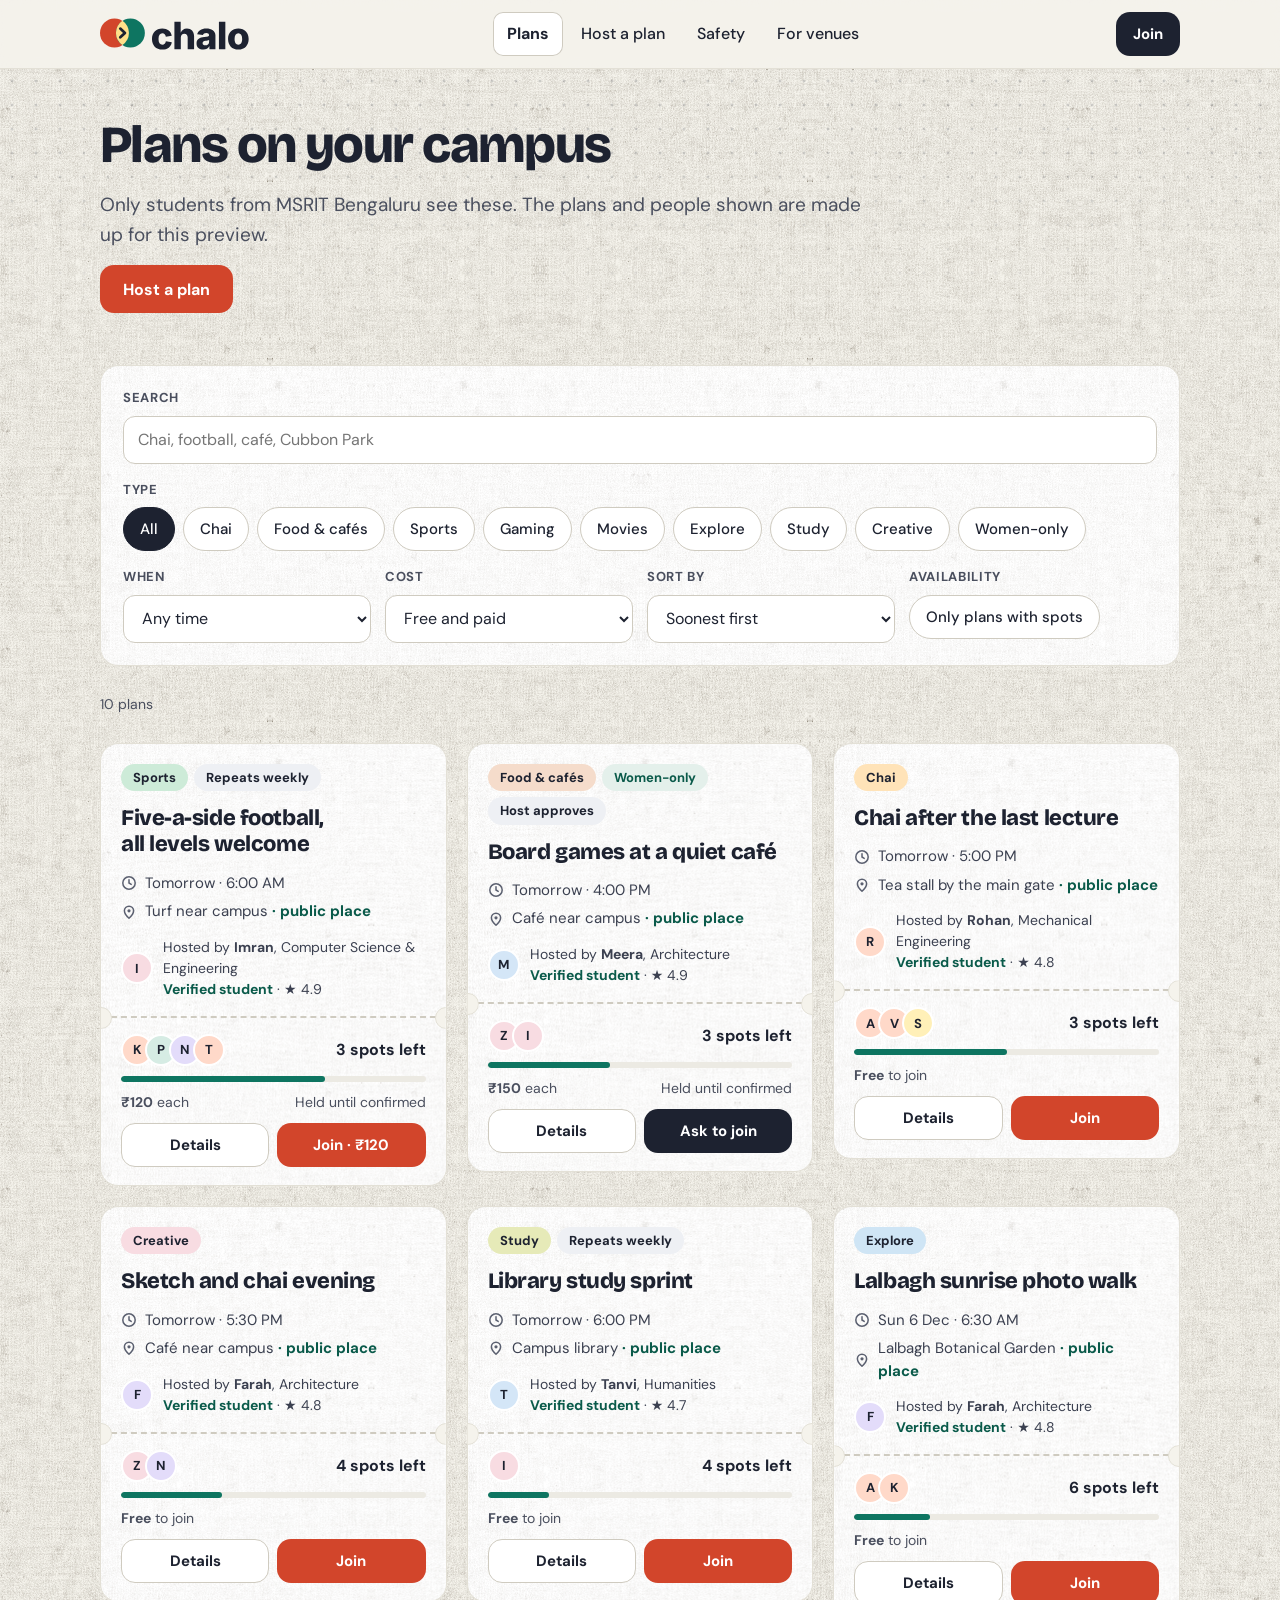
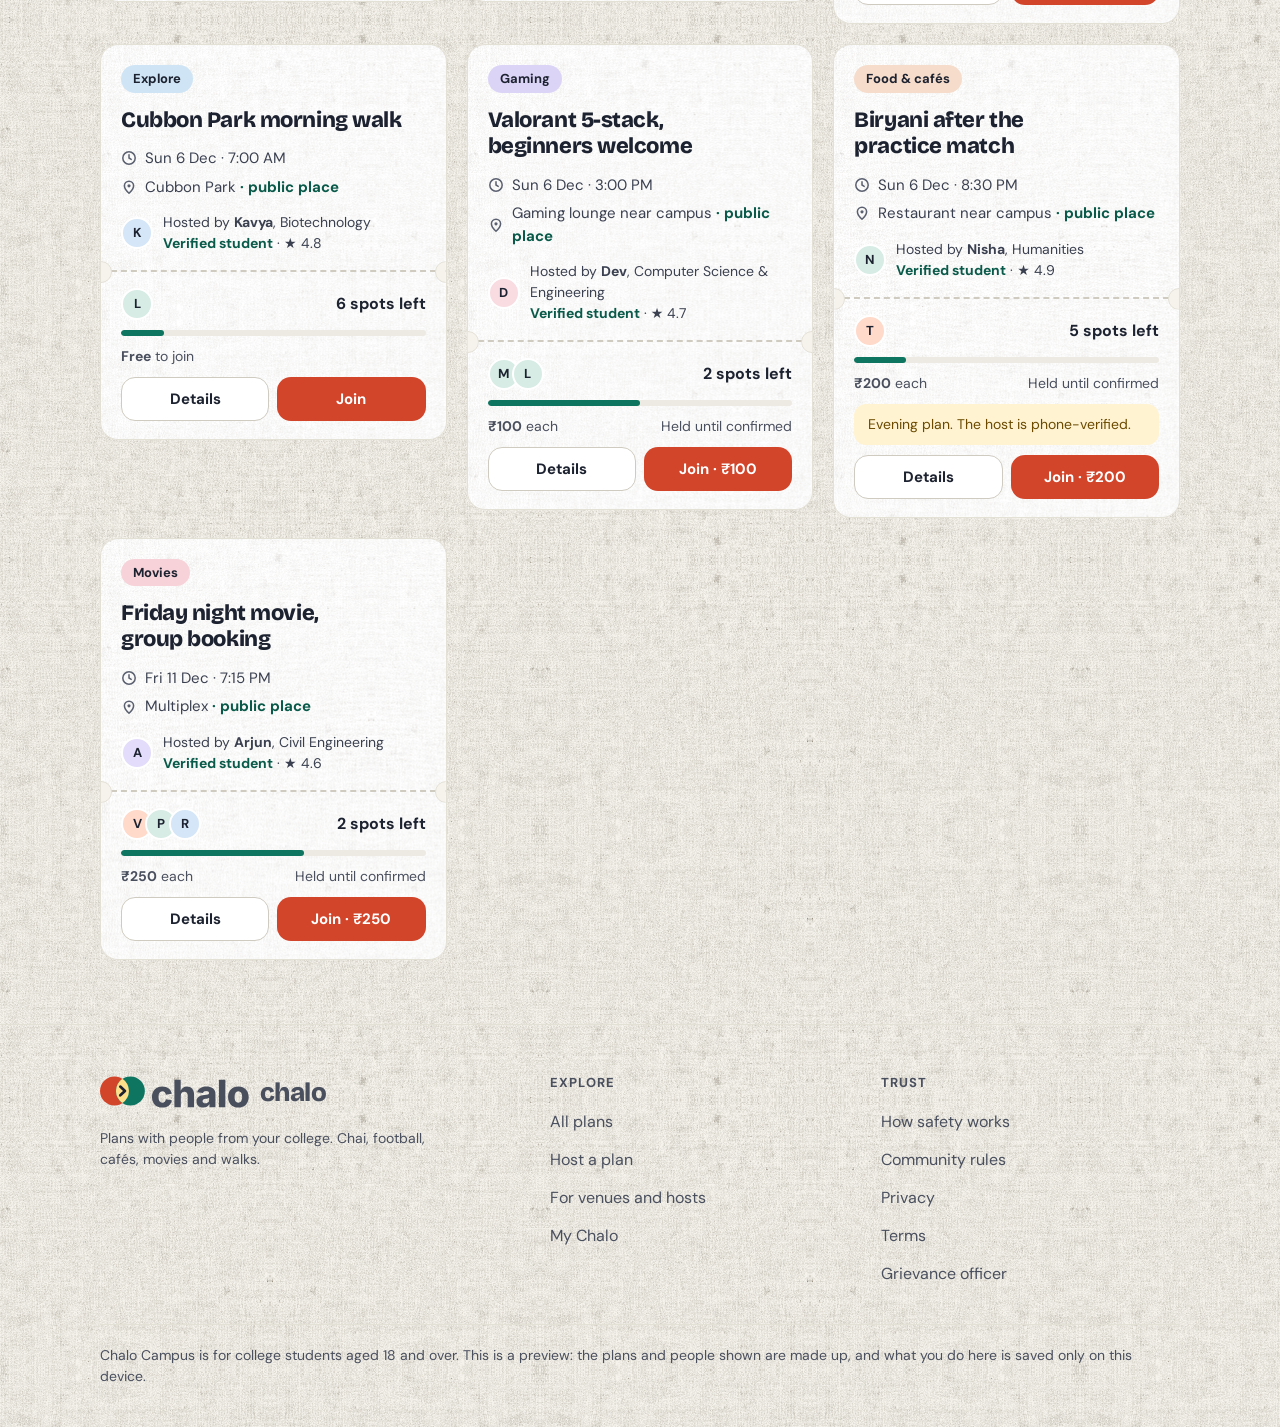
<file: Chalo_Campus_v3/plans.html>
<!doctype html>
<html lang="en">
<head>
<meta charset="utf-8">
<meta name="viewport" content="width=device-width, initial-scale=1, viewport-fit=cover">
<title>Plans · Chalo Campus</title>
<meta name="description" content="Browse plans from students at your college and join one.">
<meta name="theme-color" content="#F5F3EC">
<link rel="icon" href="data:image/svg+xml,%3Csvg xmlns=%22http://www.w3.org/2000/svg%22 viewBox=%220 0 200 200%22 width=%22200%22 height=%22200%22 style=%22flex-shrink:0%22%3E%3Crect width=%22200%22 height=%22200%22 rx=%2246%22 fill=%22%231D2230%22/%3E%3Cg transform=%22translate%2831.8 45%29 scale%281.1%29%22%3E%0A%3Ccircle cx=%2240%22 cy=%2250%22 r=%2240%22 fill=%22%23D2452B%22/%3E%3Ccircle cx=%2284%22 cy=%2250%22 r=%2240%22 fill=%22%230E7561%22/%3E%0A%3Cpath d=%22M62 16.6 A40 40 0 0 1 62 83.4 A40 40 0 0 1 62 16.6 Z%22 fill=%22%23FFE08A%22/%3E%0A%3Cpath d=%22M56 38 L69 50 L56 62%22 fill=%22none%22 stroke=%22%231D2230%22 stroke-width=%227.5%22 stroke-linecap=%22round%22 stroke-linejoin=%22round%22/%3E%3C/g%3E%3C/svg%3E">
<link rel="preconnect" href="https://fonts.googleapis.com">
<link rel="preconnect" href="https://fonts.gstatic.com" crossorigin>
<link rel="stylesheet" href="https://fonts.googleapis.com/css2?family=Bricolage+Grotesque:wght@600;800&amp;family=Caveat:wght@600&amp;family=DM+Sans:wght@400;500;700&amp;display=swap">
<style>
/* Chalo Campus: shared styles. Off-white paper, grain, dot grid, halftone, washi tape. */
:root{
  --bg:#F5F3EC;--ink:#1D2230;--ink2:#4A4F5E;--line:#E3E0D6;--line2:#CFCBC0;
  --accent:#D2452B;--accent-d:#B63A22;--green:#0E7561;--green-d:#0A5A4A;--mint:#E4F0EB;
  --butter:#FFE08A;--amber:#FFF3D1;--amber-ink:#6B4A00;--danger:#B3261E;
  --display:'Bricolage Grotesque','DM Sans',system-ui,sans-serif;
  --body:'DM Sans',system-ui,-apple-system,'Segoe UI',sans-serif;
  --hand:'Caveat','Segoe Script','Bradley Hand',cursive;
  --shadow:0 12px 32px rgba(29,34,48,.08);
  --grain:url("texture.webp");--grain-soft:url("texture-soft.webp");
  --squig:url("data:image/svg+xml,%3Csvg xmlns='http://www.w3.org/2000/svg' width='24' height='8' viewBox='0 0 24 8'%3E%3Cpath d='M0 4 Q6 0 12 4 T24 4' fill='none' stroke='%23D2452B' stroke-width='2' stroke-linecap='round'/%3E%3C/svg%3E");
}
*{box-sizing:border-box}
html{scroll-behavior:smooth}
body{margin:0;background-color:var(--bg);background-image:var(--grain);color:var(--ink);font-family:var(--body);font-size:16px;line-height:1.5;-webkit-font-smoothing:antialiased}
body::before{content:"";position:fixed;inset:0 0 auto;height:env(safe-area-inset-top,0px);z-index:60;background:var(--bg)}
img,svg{max-width:100%}
h1,h2,h3,h4{font-family:var(--display);font-weight:800;letter-spacing:-.02em;line-height:1.1;margin:0;text-wrap:balance}
h1{font-size:clamp(38px,6vw,62px);letter-spacing:-.03em}
.h2{font-size:clamp(28px,4vw,40px)}
.h3{font-size:24px}
p{margin:0}
a{color:var(--green-d)}
.lead{font-size:19px;line-height:1.55;color:var(--ink2);max-width:60ch}
.hint{font-size:14px;color:var(--ink2);line-height:1.5}
.eyebrow{font-size:13px;font-weight:700;letter-spacing:.08em;text-transform:uppercase;color:var(--ink2)}
:focus-visible{outline:3px solid var(--ink);outline-offset:2px}
.visually-hidden{position:absolute;width:1px;height:1px;overflow:hidden;clip:rect(0 0 0 0);white-space:nowrap}
[hidden]{display:none!important}

/* layout */
.wrap{max-width:1120px;margin:0 auto;padding-left:max(20px,env(safe-area-inset-left,0px));padding-right:max(20px,env(safe-area-inset-right,0px))}
.section{padding-top:72px;padding-bottom:72px}
.section-tight{padding-top:24px;padding-bottom:64px}
.stack{display:flex;flex-direction:column;gap:16px}
.stack-lg{display:flex;flex-direction:column;gap:28px}
.row{display:flex;flex-wrap:wrap;gap:12px;align-items:center}
.between{display:flex;flex-wrap:wrap;gap:8px 16px;align-items:center;justify-content:space-between}
.grid{display:grid;gap:20px;align-items:start}
.cols-3{grid-template-columns:repeat(auto-fit,minmax(280px,1fr))}
.cols-4{grid-template-columns:repeat(auto-fit,minmax(220px,1fr))}
.cols-2{grid-template-columns:repeat(auto-fit,minmax(320px,1fr))}
.cards{grid-template-columns:repeat(auto-fill,minmax(320px,1fr))}
.split{display:grid;grid-template-columns:minmax(0,1fr) minmax(0,1fr);gap:48px;align-items:center}
.minw{min-width:0}
@media (max-width:860px){.split{grid-template-columns:minmax(0,1fr);gap:32px}}

/* textures */
.dots,.halftone,.navy{position:relative;isolation:isolate}
.dots::before{content:"";position:absolute;inset:0;z-index:-1;background-image:radial-gradient(rgba(29,34,48,.16) 1.2px,transparent 1.7px);background-size:24px 24px;-webkit-mask-image:linear-gradient(#000 35%,transparent);mask-image:linear-gradient(#000 35%,transparent)}
.halftone{background-color:var(--mint)}
.halftone::before{content:"";position:absolute;inset:0;z-index:-1;background-image:radial-gradient(circle,rgba(14,117,97,.22) 2.2px,transparent 2.7px),radial-gradient(circle,rgba(14,117,97,.22) 2.2px,transparent 2.7px);background-size:18px 18px;background-position:0 0,9px 9px;-webkit-mask-image:linear-gradient(120deg,#000,transparent 65%);mask-image:linear-gradient(120deg,#000,transparent 65%)}
.navy{background-color:var(--ink);color:#fff}
.navy::before{content:"";position:absolute;inset:0;z-index:-1;background-image:radial-gradient(rgba(255,255,255,.13) 1.2px,transparent 1.7px);background-size:22px 22px;-webkit-mask-image:linear-gradient(200deg,#000,transparent 70%);mask-image:linear-gradient(200deg,#000,transparent 70%)}
.navy .hint,.navy .lead{color:#D5D8E0}
.paper{background-color:#fff;background-image:var(--grain-soft)}
.tape{position:relative}
.tape::before{content:"";position:absolute;top:-12px;left:50%;width:88px;height:26px;transform:translateX(-50%) rotate(-3deg);background-color:rgba(255,224,138,.85);background-image:repeating-linear-gradient(90deg,rgba(255,255,255,.4) 0 6px,transparent 6px 12px);box-shadow:0 1px 2px rgba(0,0,0,.1);z-index:2}
.squiggle{background:var(--squig) repeat-x 0 100%;background-size:24px 8px;padding-bottom:8px}
.hl{background:var(--butter);padding:0 10px;border-radius:10px;box-decoration-break:clone;-webkit-box-decoration-break:clone}

/* buttons, chips, pills */
.btn{display:inline-flex;align-items:center;justify-content:center;gap:8px;min-height:48px;padding:0 22px;border-radius:14px;border:1.5px solid transparent;font:700 16px var(--body);cursor:pointer;text-decoration:none;text-align:center;transition:transform .12s ease,box-shadow .12s ease,background-color .12s ease}
.btn:hover{transform:translateY(-1px);box-shadow:0 6px 14px rgba(29,34,48,.14)}
.btn:disabled,.btn[disabled]{opacity:.55;cursor:not-allowed;transform:none;box-shadow:none}
.btn-primary{background:var(--accent);color:#fff}.btn-primary:hover{background:var(--accent-d)}
.btn-dark{background:var(--ink);color:#fff}
.btn-ghost{background:transparent;border-color:var(--ink);color:var(--ink)}
.btn-soft{background:#fff;border-color:var(--line2);color:var(--ink)}
.btn-light{background:#fff;color:var(--ink)}
.btn-sm{min-height:44px;padding:0 16px;font-size:15px}
.btn-block{width:100%}
.link-btn{min-height:44px;padding:0;border:0;background:transparent;color:var(--green-d);font:700 15px var(--body);text-decoration:underline;cursor:pointer}
.chips{display:flex;flex-wrap:wrap;gap:8px}
.chip{min-height:44px;padding:0 16px;border-radius:999px;border:1px solid var(--line2);background:#fff;color:var(--ink);font:500 15px var(--body);cursor:pointer}
.chip[aria-pressed="true"]{background:var(--ink);border-color:var(--ink);color:#fff}
.chip[disabled]{opacity:.5;cursor:not-allowed}
.pill{display:inline-flex;align-items:center;padding:4px 12px;border-radius:999px;background:#EEF0F4;font-size:13px;font-weight:700;color:var(--ink)}
.pill-green{background:var(--mint);color:var(--green-d)}
.pill-amber{background:var(--amber);color:var(--amber-ink)}
.ok{color:var(--green-d);font-weight:700}
.note{padding:10px 14px;border-radius:12px;background:var(--amber);color:var(--amber-ink);font-size:14px;line-height:1.5}
.note-green{background:var(--mint);color:var(--green-d)}

/* forms */
.field{display:flex;flex-direction:column;gap:8px;min-width:0}
.label{font-size:13px;font-weight:700;letter-spacing:.05em;text-transform:uppercase;color:var(--ink2)}
.input,.select,.textarea{width:100%;min-height:48px;padding:0 14px;border-radius:12px;border:1px solid var(--line2);background:#fff;color:var(--ink);font:400 16px var(--body)}
.textarea{padding:12px 14px;min-height:96px;resize:vertical}
.err{margin:0;color:var(--danger);font-size:14px;font-weight:500}
.check{display:flex;gap:10px;align-items:flex-start;font-size:15px;line-height:1.45}
.check input{width:22px;height:22px;margin-top:1px;flex:none;accent-color:var(--green)}
.switch{display:flex;align-items:center;justify-content:space-between;gap:16px;width:100%;min-height:56px;padding:8px 14px;border-radius:12px;border:1px solid var(--line);background:#FBFAF7;text-align:left;color:var(--ink);cursor:pointer;font-family:var(--body)}
.switch .t{display:flex;flex-direction:column;gap:2px;min-width:0}
.switch .t b{font-size:15px}.switch .t span{font-size:13px;color:var(--ink2)}
.switch .tr{position:relative;flex:none;width:44px;height:26px;border-radius:999px;background:#B9B5A8}
.switch .tr::after{content:"";position:absolute;top:3px;left:3px;width:20px;height:20px;border-radius:50%;background:#fff;transition:left .15s}
.switch[aria-checked="true"] .tr{background:var(--green)}
.switch[aria-checked="true"] .tr::after{left:21px}
.stepper{display:flex;align-items:center;gap:12px}
.stepper button{width:44px;height:44px;border-radius:50%;border:1px solid var(--line2);background:#fff;font-size:22px;color:var(--ink);cursor:pointer}
.stepper output{min-width:30px;text-align:center;font-size:20px;font-weight:800;font-variant-numeric:tabular-nums}

/* cards */
.card{background-color:#fff;background-image:var(--grain-soft);border:1px solid var(--line);border-radius:18px;padding:22px;min-width:0}
.card-lg{border-radius:22px;padding:28px;box-shadow:var(--shadow)}
.box{border:1px solid var(--line);border-radius:14px;padding:16px;background:#FBFAF7;display:flex;flex-direction:column;gap:12px}

/* header */
.site-header{position:sticky;top:env(safe-area-inset-top,0px);z-index:50;background:rgba(245,243,236,.94);-webkit-backdrop-filter:blur(8px);backdrop-filter:blur(8px);border-bottom:1px solid var(--line)}
.site-header .wrap{display:flex;align-items:center;justify-content:space-between;gap:16px;min-height:68px}
.logo{display:flex;align-items:center;gap:10px;color:var(--ink);text-decoration:none;font-family:var(--display);font-weight:800;font-size:26px;letter-spacing:-.02em}
.nav{display:flex;align-items:center;gap:4px;flex:1;justify-content:center}
.nav a{display:inline-flex;align-items:center;min-height:44px;padding:0 14px;border-radius:10px;color:var(--ink);text-decoration:none;font-weight:500}
.nav a:hover{background:rgba(29,34,48,.06)}
.nav a[aria-current="page"]{background:#fff;box-shadow:inset 0 0 0 1px var(--line2);font-weight:700}
.head-actions{display:flex;align-items:center;gap:8px}
.menu-btn{display:none}
.av{width:32px;height:32px;border-radius:50%;display:inline-flex;align-items:center;justify-content:center;font-weight:700;font-size:13px;border:2px solid #fff;box-sizing:border-box;flex:none;color:var(--ink)}
.avs{display:flex;align-items:center;padding-right:8px}.avs .av{margin-right:-8px}
@media (max-width:860px){
  .menu-btn{display:inline-flex}
  .nav{display:none;position:absolute;top:100%;left:0;right:0;flex-direction:column;align-items:stretch;gap:2px;padding:12px max(20px,env(safe-area-inset-right,0px)) 20px max(20px,env(safe-area-inset-left,0px));background:var(--bg);border-bottom:1px solid var(--line)}
  .nav.open{display:flex}
  .logo{font-size:24px}
}

/* footer */
.site-footer{border-top:1px solid var(--line);margin-top:0;padding-top:48px;padding-bottom:40px}
.foot-grid{display:grid;grid-template-columns:minmax(0,1.4fr) repeat(2,minmax(0,1fr));gap:32px}
.foot-grid ul{list-style:none;margin:12px 0 0;padding:0;display:flex;flex-direction:column;gap:2px}
.foot-grid a{display:inline-flex;align-items:center;min-height:36px;color:var(--ink2);text-decoration:none}
.foot-grid a:hover{color:var(--ink);text-decoration:underline}
.foot-base{margin-top:32px;padding-top:20px;border-top:1px solid var(--line);font-size:14px;color:var(--ink2)}
@media (max-width:700px){.foot-grid{grid-template-columns:minmax(0,1fr) minmax(0,1fr)}.foot-grid>:first-child{grid-column:1/-1}}

/* hero */
.hero{padding-top:56px;padding-bottom:84px}
.hero-grid{display:grid;grid-template-columns:minmax(0,1.1fr) minmax(0,.9fr);gap:48px;align-items:center}
@media (max-width:900px){.hero-grid{grid-template-columns:minmax(0,1fr)}.hero{padding-top:32px}}
.badge{display:inline-flex;align-items:center;gap:8px;padding:8px 14px;border-radius:999px;background:#fff;border:1px solid var(--line);font-size:14px;font-weight:500}
.ticks{list-style:none;margin:0;padding:0;display:flex;flex-wrap:wrap;gap:10px 22px;font-size:15px;color:var(--ink2)}
.ticks li{display:flex;align-items:center;gap:8px}
.hero-art{position:relative;display:flex;flex-direction:column;gap:18px;padding:16px 0 8px}
.postit{align-self:flex-start;width:min(300px,100%);padding:26px 24px 22px;background:#FFE98F;border-radius:4px;transform:rotate(-3deg);box-shadow:0 14px 26px rgba(29,34,48,.16);font-family:var(--hand);font-size:34px;line-height:1;font-weight:600}
.postit small{display:block;margin-top:12px;font-size:22px;color:#5A4A12}
.ticket{display:block;text-decoration:none;color:var(--ink);padding:16px 18px;border-radius:16px;background-color:#fff;background-image:var(--grain-soft);border:1px solid var(--line);box-shadow:var(--shadow)}
.ticket:nth-of-type(1){transform:rotate(1.6deg);margin-left:12%}
.ticket:nth-of-type(2){transform:rotate(-1.4deg);margin-left:2%}
.ticket b{display:block;font-family:var(--display);font-size:19px;line-height:1.2;margin:4px 0 6px}
.ticket .hint{display:flex;gap:10px;flex-wrap:wrap}
.notes{display:grid;grid-template-columns:repeat(auto-fit,minmax(240px,1fr));gap:26px}
.sticky{position:relative;padding:26px 22px 22px;border-radius:4px;font-family:var(--hand);font-size:32px;line-height:1.05;font-weight:600;box-shadow:0 12px 22px rgba(29,34,48,.12)}
.sticky:nth-child(1){background:#FFE98F;transform:rotate(-2deg)}
.sticky:nth-child(2){background:#CFE5F5;transform:rotate(1.5deg)}
.sticky:nth-child(3){background:#F8DCE2;transform:rotate(-1deg)}
.tiles{display:grid;grid-template-columns:repeat(auto-fit,minmax(200px,1fr));gap:14px}
.tile{display:flex;flex-direction:column;gap:4px;min-height:96px;padding:16px 18px;border-radius:16px;text-decoration:none;color:var(--ink);border:1px solid rgba(29,34,48,.08);transition:transform .12s ease}
.tile:hover{transform:translateY(-2px) rotate(-.6deg)}
.tile b{font-family:var(--display);font-size:20px}
.tile span{font-size:14px;color:rgba(29,34,48,.75)}
.step{display:flex;gap:14px;align-items:flex-start}
.num{flex:none;width:34px;height:34px;border-radius:50%;background:var(--ink);color:#fff;display:inline-flex;align-items:center;justify-content:center;font-weight:700}
.ticks-list{list-style:none;margin:0;padding:0;display:flex;flex-direction:column;gap:12px}
.ticks-list li{display:flex;gap:10px;align-items:flex-start;line-height:1.45}
.ticks-list svg{flex:none;margin-top:3px}
.page-head{padding-top:48px;padding-bottom:28px}

/* plan card */
.plan{display:flex;flex-direction:column;gap:14px;padding:20px 20px 18px}
.plan-title{font-size:22px;line-height:1.2}
.plan-title a{color:var(--ink);text-decoration:none}
.plan-title a:hover{text-decoration:underline}
.pills{display:flex;flex-wrap:wrap;gap:6px}
.meta{list-style:none;margin:0;padding:0;display:flex;flex-direction:column;gap:6px;font-size:15px;color:#3B4050}
.meta li{display:flex;gap:8px;align-items:center}
.meta svg{flex:none}
.plan-host{display:flex;gap:10px;align-items:center;font-size:14px;color:#3B4050}
.perf{position:relative;border-top:2px dashed var(--line2);margin:2px -20px}
.perf::before,.perf::after{content:"";position:absolute;top:-11px;width:20px;height:20px;border-radius:50%;background:var(--bg);border:1px solid var(--line)}
.perf::before{left:-11px;clip-path:inset(0 0 0 50%)}
.perf::after{right:-11px;clip-path:inset(0 50% 0 0)}
.plan-foot{display:flex;flex-direction:column;gap:10px}
.bar{height:6px;border-radius:999px;background:#ECEAE3;overflow:hidden}
.bar i{display:block;height:100%;background:var(--green);border-radius:999px}
.actions{display:flex;gap:8px;flex-wrap:wrap}
.actions .btn{flex:1 1 120px}

/* filters */
.filters{display:flex;flex-direction:column;gap:16px}
.filter-row{display:grid;grid-template-columns:repeat(auto-fit,minmax(180px,1fr));gap:14px}
.empty{padding:36px;border-radius:18px;border:2px dashed var(--line2);text-align:center;display:flex;flex-direction:column;gap:12px;align-items:center}

/* plan detail */
.detail{display:grid;grid-template-columns:minmax(0,1fr) 380px;gap:28px;align-items:start}
.sticky-col{position:sticky;top:90px;display:flex;flex-direction:column;gap:20px}
@media (max-width:940px){.detail{grid-template-columns:minmax(0,1fr)}.sticky-col{position:static}}
.facts{display:grid;grid-template-columns:auto minmax(0,1fr);gap:10px 18px;margin:0}
.facts dt{font-weight:700;color:var(--ink2);font-size:14px}.facts dd{margin:0}
.people{list-style:none;margin:0;padding:0;display:flex;flex-direction:column;gap:6px}
.people li{display:flex;align-items:center;gap:12px;flex-wrap:wrap;padding:8px 0;border-bottom:1px solid var(--line)}
.people li:last-child{border-bottom:0}
.people .who{flex:1 1 180px;min-width:0}
.people .acts{display:flex;gap:4px}
.chat{display:flex;flex-direction:column;gap:10px;max-height:340px;overflow:auto;padding:2px}
.msg{max-width:88%;padding:10px 14px;border-radius:14px;background:#F0EEE6;align-self:flex-start;overflow-wrap:anywhere}
.msg small{display:block;font-size:12px;opacity:.7;margin-bottom:2px}
.msg.me{align-self:flex-end;background:var(--ink);color:#fff}
.sum{margin:0;display:flex;flex-direction:column;gap:8px;font-variant-numeric:tabular-nums}
.sum div{display:flex;justify-content:space-between;gap:12px}
.sum dd{margin:0}
.sum .tot{padding-top:10px;border-top:1px solid var(--line);font-size:20px;font-weight:800}
.ok-msg{padding:10px 14px;border-radius:12px;background:var(--mint);color:var(--green-d);font-weight:700;font-size:15px}
.rate{display:flex;flex-wrap:wrap;gap:8px;align-items:center;padding:10px 0;border-bottom:1px solid var(--line)}

/* faq */
details.faq{border-bottom:1px solid var(--line)}
details.faq summary{cursor:pointer;list-style:none;display:flex;justify-content:space-between;gap:16px;align-items:center;min-height:56px;font-weight:700;font-size:17px}
details.faq summary::-webkit-details-marker{display:none}
details.faq summary::after{content:"+";font-size:24px;font-weight:400}
details.faq[open] summary::after{content:"\2212"}
details.faq p{padding:0 0 18px;color:var(--ink2);max-width:62ch}

/* modal + toast */
.modal-back{position:fixed;inset:0;z-index:100;background:rgba(29,34,48,.55);display:flex;align-items:center;justify-content:center;padding:16px}
.modal{position:relative;width:100%;max-width:480px;max-height:100%;overflow:auto;background-color:#fff;background-image:var(--grain-soft);border-radius:22px;padding:28px;display:flex;flex-direction:column;gap:16px;box-shadow:0 24px 60px rgba(0,0,0,.3)}
.modal-x{position:absolute;top:10px;right:10px;width:44px;height:44px;border:0;background:transparent;font-size:28px;line-height:1;cursor:pointer;color:var(--ink)}
.toast{position:fixed;left:50%;bottom:calc(24px + env(safe-area-inset-bottom,0px));transform:translate(-50%,20px);opacity:0;pointer-events:none;background:var(--ink);color:#fff;padding:14px 20px;border-radius:14px;max-width:min(480px,calc(100% - 32px));z-index:200;transition:opacity .2s,transform .2s;font-size:15px;box-shadow:0 8px 24px rgba(29,34,48,.3)}
.toast.on{opacity:1;transform:translate(-50%,0)}

/* tables and calc */
.tiers{display:grid;grid-template-columns:repeat(auto-fit,minmax(260px,1fr));gap:20px;align-items:stretch}
.tier{display:flex;flex-direction:column;gap:14px}
.tier .price{font-family:var(--display);font-size:34px;font-weight:800}
.prose{max-width:70ch;display:flex;flex-direction:column;gap:14px}
.prose h2{font-size:28px;margin-top:20px}
.prose ul{margin:0;padding-left:22px;display:flex;flex-direction:column;gap:6px}
.prose mark{background:var(--butter);padding:0 6px;border-radius:6px}
.toc{display:flex;flex-wrap:wrap;gap:8px}
noscript .note{margin:16px}
@media (prefers-reduced-motion:reduce){*,*::before,*::after{transition:none!important;animation:none!important;scroll-behavior:auto!important}}

body,.paper,.card,.ticket,.modal{background-size:540px 540px}</style>
<link rel="stylesheet" href="motion.css">
<script src="motion.js"></script>
</head>
<body>
<div id="site-header"></div>
<noscript><p class="note">Chalo needs JavaScript to show plans. Please turn it on.</p></noscript>

<main id="main" data-page="plans">
<section class="page-head dots">
<div class="wrap stack">
<h1 style="font-size:clamp(34px,5vw,52px)">Plans on your campus</h1>
<p class="lead">Only students from MSRIT Bengaluru see these. The plans and people shown are made up for this preview.</p>
<div class="row"><a class="btn btn-primary" href="create.html">Host a plan</a></div>
</div>
</section>

<section class="section-tight">
<div class="wrap stack-lg">
<div class="card filters">
<div class="field"><label class="label" for="q">Search</label><input class="input" id="q" type="search" placeholder="Chai, football, café, Cubbon Park"></div>
<div class="field"><span class="label" id="catLabel">Type</span><div class="chips" id="catChips" role="group" aria-labelledby="catLabel"></div></div>
<div class="filter-row">
<div class="field"><label class="label" for="fWhen">When</label><select class="select" id="fWhen"><option value="any">Any time</option><option value="today">Today</option><option value="weekend">This weekend</option><option value="week">Next 7 days</option></select></div>
<div class="field"><label class="label" for="fCost">Cost</label><select class="select" id="fCost"><option value="any">Free and paid</option><option value="free">Free only</option><option value="paid">Bookings only</option></select></div>
<div class="field"><label class="label" for="fSort">Sort by</label><select class="select" id="fSort"><option value="soon">Soonest first</option><option value="spots">Most spots left</option></select></div>
<div class="field"><span class="label" id="openLabel">Availability</span><div class="chips" role="group" aria-labelledby="openLabel"><button type="button" class="chip" id="fOpen" aria-pressed="false">Only plans with spots</button></div></div>
</div>
</div>
<p id="count" class="hint" aria-live="polite"></p>
<div id="list" class="grid cards"></div>
<div id="empty" class="empty" hidden>
<h2 class="h3">No plans match that yet</h2>
<p class="hint">Try different filters, or start the plan yourself and see who joins.</p>
<a class="btn btn-primary" href="create.html">Host a plan</a>
</div>
</div>
</section>
</main>

<div id="site-footer"></div>
<script>
/* Chalo Campus: shared script. Data lives in this browser only (localStorage). */
(function () {
  'use strict';

  const KEY = 'chalo.v1';
  const CAMPUS = 'MSRIT Bengaluru';
  const FEE_RATE = 0.05;

  const CATS = [
    { k: 'Chai', s: 'chai', c: '#FFE3B8' },
    { k: 'Food & cafés', s: 'food', c: '#F5DCCB' },
    { k: 'Sports', s: 'sports', c: '#CDEBD8' },
    { k: 'Gaming', s: 'gaming', c: '#DCD4F7' },
    { k: 'Movies', s: 'movies', c: '#F7D3D9' },
    { k: 'Explore', s: 'explore', c: '#CFE5F5' },
    { k: 'Study', s: 'study', c: '#E6EAB8' },
    { k: 'Creative', s: 'creative', c: '#F8DCE2' }
  ];
  const DEPT_GROUPS = [{ label: 'Engineering & Technology Departments', items: ['Aerospace Engineering', 'Artificial Intelligence & Data Science', 'Artificial Intelligence & Machine Learning', 'Biotechnology', 'Chemical Engineering', 'Civil Engineering', 'Computer Science & Engineering', 'Computer Science & Engineering (AI & ML)', 'Computer Science & Engineering (Cybersecurity)', 'Electrical & Electronics Engineering', 'Electronics & Communication Engineering', 'Electronics & Instrumentation Engineering', 'Electronics & Telecommunication Engineering', 'Industrial Engineering & Management', 'Information Science & Engineering', 'Medical Electronics Engineering', 'Mechanical Engineering'] }, { label: 'Architecture, Science, Management & Applications', items: ['Architecture', 'Chemistry', 'Humanities', 'Mathematics', 'Physics (Basic Sciences)', 'Master of Computer Applications (MCA)', 'Department of Management Studies (MBA)'] }];
  const DEPTS = DEPT_GROUPS.reduce(function (a, g) { return a.concat(g.items); }, []);
  const VENUES = [
    { g: 'On campus', items: ['Campus canteen', 'Campus library', 'Sports ground'] },
    { g: 'Cafés and food', items: ['Tea stall by the main gate', 'Café near campus', 'Restaurant near campus'] },
    { g: 'Sports and games', items: ['Turf near campus', 'Gaming lounge near campus', 'Bowling alley'] },
    { g: 'Outdoors', items: ['Cubbon Park', 'Lalbagh Botanical Garden'] },
    { g: 'Malls and cinemas', items: ['Mall food court', 'Multiplex'] }
  ];
  const AV = ['#FFD9C9', '#D6ECE4', '#E3DCFA', '#FFF0B8', '#D4E6F7', '#F8DCE2'];
  const DAYS = ['Sun', 'Mon', 'Tue', 'Wed', 'Thu', 'Fri', 'Sat'];
  const MONTHS = ['Jan', 'Feb', 'Mar', 'Apr', 'May', 'Jun', 'Jul', 'Aug', 'Sep', 'Oct', 'Nov', 'Dec'];

  const ICON = {
    tick: '<svg width="16" height="16" viewBox="0 0 16 16" fill="none" aria-hidden="true"><circle cx="8" cy="8" r="8" fill="#0E7561"/><path d="M4.5 8.3l2.2 2.2 4.8-4.8" stroke="#fff" stroke-width="1.8" stroke-linecap="round" stroke-linejoin="round"/></svg>',
    clock: '<svg width="16" height="16" viewBox="0 0 16 16" fill="none" aria-hidden="true"><circle cx="8" cy="8" r="6.2" stroke="#5B6070" stroke-width="1.5"/><path d="M8 4.7V8l2.2 1.4" stroke="#5B6070" stroke-width="1.5" stroke-linecap="round"/></svg>',
    pin: '<svg width="16" height="16" viewBox="0 0 16 16" fill="none" aria-hidden="true"><path d="M8 14.2s4.6-3.9 4.6-7.4A4.6 4.6 0 003.4 6.8C3.4 10.3 8 14.2 8 14.2z" stroke="#5B6070" stroke-width="1.5" stroke-linejoin="round"/><circle cx="8" cy="6.8" r="1.6" fill="#5B6070"/></svg>',
    logo: '<svg class="logo-svg" viewBox="0 6 414.6 94" width="150" height="34" role="img" aria-label="Chalo"><g class="lg-a"><circle cx="40" cy="50" r="40" fill="#D2452B"/></g><g class="lg-b"><circle cx="84" cy="50" r="40" fill="#0E7561"/></g><g class="lg-l"><path d="M62 16.6A40 40 0 0 1 62 83.4A40 40 0 0 1 62 16.6Z" fill="#FFE08A"/></g><g class="lg-c"><path d="M56 38L69 50L56 62" fill="none" stroke="#1D2230" stroke-width="7.5" stroke-linecap="round" stroke-linejoin="round"/></g><path d="M172.1953125 96.06640625C186.8203125 96.06640625 196.62109375 88.1953125 198.3984375 75.5L182.046875 72.859375C180.98046875 79.00390625 177.62890625 82.5078125 172.3984375 82.5078125C165.59375 82.5078125 161.734375 76.46484375 161.734375 66.71484375C161.734375 56.9140625 165.59375 51.07421875 172.3984375 51.07421875C177.62890625 51.07421875 180.87890625 54.4765625 181.99609375 60.41796875L198.34765625 57.67578125C196.5703125 45.3359375 186.66796875 37.515625 172.1953125 37.515625C154.421875 37.515625 143.65625 49.296875 143.65625 66.81640625C143.65625 84.28515625 154.421875 96.06640625 172.1953125 96.06640625Z M223.38484375000002 62.6015625C223.38484375000002 56.0 227.29500000000002 52.08984375 233.08406250000002 52.08984375C238.87312500000002 52.08984375 242.32625000000002 55.8984375 242.32625000000002 62.296875V95.0H260.04890625V58.84375C260.04890625 45.99609375 252.27937500000002 37.515625 240.39656250000002 37.515625C231.56062500000002 37.515625 226.07625000000002 42.1875 223.02937500000002 49.5V19.3359375H205.66218750000002V95.0H223.38484375000002Z M285.54312500000003 96.015625C293.41421875000003 96.015625 298.89859375000003 92.8671875 301.99625000000003 87.02734375H302.45328125000003V95.0H319.10953125000003V56.45703125C319.10953125000003 44.26953125 307.98843750000003 37.515625 293.87125000000003 37.515625C279.65250000000003 37.515625 270.71500000000003 44.16796875 268.48062500000003 53.8671875L284.52750000000003 55.94921875C285.49234375000003 52.39453125 288.79312500000003 50.109375 293.71890625000003 50.109375C298.54312500000003 50.109375 301.43765625000003 52.34375 301.43765625000003 56.25390625V56.45703125C301.43765625000003 59.9609375 297.57828125000003 60.671875 287.98062500000003 61.484375C276.50406250000003 62.44921875 266.85562500000003 66.6640625 266.85562500000003 79.2578125C266.85562500000003 90.48046875 274.62515625000003 96.015625 285.54312500000003 96.015625ZM290.92593750000003 84.28515625C286.66031250000003 84.28515625 283.61343750000003 82.25390625 283.61343750000003 78.4453125C283.61343750000003 74.6875 286.55875000000003 72.453125 291.78921875000003 71.69140625C295.09000000000003 71.18359375 299.55875000000003 70.421875 301.59000000000003 69.35546875V74.7890625C301.59000000000003 80.375 296.86734375000003 84.28515625 290.92593750000003 84.28515625Z M346.48265625000005 19.3359375H328.76000000000005V95.0H346.48265625000005Z M382.48859375000006 96.06640625C400.21125000000006 96.06640625 410.97687500000006 84.28515625 410.97687500000006 66.81640625C410.97687500000006 49.296875 400.21125000000006 37.515625 382.48859375000006 37.515625C364.71515625000006 37.515625 353.94953125000006 49.296875 353.94953125000006 66.81640625C353.94953125000006 84.28515625 364.71515625000006 96.06640625 382.48859375000006 96.06640625ZM382.48859375000006 82.5078125C375.68390625000006 82.5078125 372.02765625000006 76.16015625 372.02765625000006 66.71484375C372.02765625000006 57.21875 375.68390625000006 51.07421875 382.48859375000006 51.07421875C389.29328125000006 51.07421875 392.94953125000006 57.21875 392.94953125000006 66.71484375C392.94953125000006 76.16015625 389.29328125000006 82.5078125 382.48859375000006 82.5078125Z" fill="currentColor"/></svg>'
  };

  /* ---------- helpers ---------- */
  function esc(s) {
    return String(s == null ? '' : s).replace(/[&<>"']/g, function (c) {
      return { '&': '&amp;', '<': '&lt;', '>': '&gt;', '"': '&quot;', "'": '&#39;' }[c];
    });
  }
  function rupee(n) { return '₹' + Number(n).toLocaleString('en-IN'); }
  function fee(cost) { return Math.ceil(cost * FEE_RATE); }
  function avColor(name) {
    let h = 0;
    for (let i = 0; i < name.length; i++) h = (h * 31 + name.charCodeAt(i)) >>> 0;
    return AV[h % AV.length];
  }
  function fmtTime(d) {
    let h = d.getHours();
    const m = d.getMinutes();
    const ap = h >= 12 ? 'PM' : 'AM';
    h = h % 12 || 12;
    return h + ':' + (m < 10 ? '0' : '') + m + ' ' + ap;
  }
  function dayStart(d) { return new Date(d.getFullYear(), d.getMonth(), d.getDate()); }
  function dayDiff(ts) { return Math.round((dayStart(new Date(ts)) - dayStart(new Date())) / 864e5); }
  function fmtDay(ts) {
    const d = new Date(ts), diff = dayDiff(ts);
    if (diff === 0) return 'Today';
    if (diff === 1) return 'Tomorrow';
    return DAYS[d.getDay()] + ' ' + d.getDate() + ' ' + MONTHS[d.getMonth()];
  }
  function fmtWhen(ts) { return fmtDay(ts) + ' · ' + fmtTime(new Date(ts)); }
  function at(offset, h, m) {
    const n = new Date();
    return new Date(n.getFullYear(), n.getMonth(), n.getDate() + offset, h, m || 0, 0, 0).getTime();
  }
  function soon(h, m) { const t = at(0, h, m); return t > Date.now() + 30 * 60000 ? t : at(1, h, m); }
  function nextDow(dow) { const diff = (dow - new Date().getDay() + 7) % 7; return diff === 0 ? 7 : diff; }
  function catOf(k) { return CATS.find(function (c) { return c.k === k; }) || { k: k, s: '', c: '#EEF0F4' }; }
  function isLate(ts) { return new Date(ts).getHours() >= 20; }

  /* ---------- state ---------- */
  function blank() {
    return { user: null, plans: [], joins: {}, paid: {}, chats: {}, reports: [], blocked: {}, met: [], rated: {}, waitlist: [], enquiries: [], interests: [] };
  }
  function load() {
    try {
      const raw = localStorage.getItem(KEY);
      if (raw) return Object.assign(blank(), JSON.parse(raw));
    } catch (e) { /* storage unavailable */ }
    return blank();
  }
  const state = load();
  function save() { try { localStorage.setItem(KEY, JSON.stringify(state)); } catch (e) { /* ignore */ } }
  function resetAll() {
    const b = blank();
    Object.keys(state).forEach(function (k) { delete state[k]; });
    Object.assign(state, b);
    save();
  }

  /* ---------- sample plans (made up for this preview) ---------- */
  const HOSTS = {
    rohan: { n: 'Rohan', d: 'Mechanical Engineering', r: 4.8, h: 14 },
    imran: { n: 'Imran', d: 'Computer Science & Engineering', r: 4.9, h: 22 },
    meera: { n: 'Meera', d: 'Architecture', r: 4.9, h: 9 },
    dev: { n: 'Dev', d: 'Computer Science & Engineering', r: 4.7, h: 6 },
    kavya: { n: 'Kavya', d: 'Biotechnology', r: 4.8, h: 11 },
    arjun: { n: 'Arjun', d: 'Civil Engineering', r: 4.6, h: 5 },
    nisha: { n: 'Nisha', d: 'Humanities', r: 4.9, h: 8 },
    farah: { n: 'Farah', d: 'Architecture', r: 4.8, h: 12 },
    tanvi: { n: 'Tanvi', d: 'Humanities', r: 4.7, h: 4 }
  };
  function P(n, d) { return { n: n, d: d }; }
  function seedPlans() {
    const sat = nextDow(6), sun = nextDow(0), fri = nextDow(5);
    return [
      { id: 'p1', title: 'Chai after the last lecture', cat: 'Chai', ts: soon(17, 0), venue: 'Tea stall by the main gate', cap: 6, cost: 0, approve: false, women: false, weekly: false, host: HOSTS.rohan,
        going: [P('Ananya', 'Architecture'), P('Vikram', 'Humanities'), P('Sana', 'Physics (Basic Sciences)')],
        desc: 'Short and easy. Tea, samosas and no agenda. Come straight from your last class, even if you only know one person here.',
        chat: [{ w: 'Rohan', t: 'I will grab the corner bench. Look for the blue backpack.' }] },
      { id: 'p2', title: 'Five-a-side football, all levels welcome', cat: 'Sports', ts: at(sat, 6, 0), venue: 'Turf near campus', cap: 9, cost: 120, minPay: 8, paid0: 5, approve: false, women: false, weekly: true, host: HOSTS.imran,
        going: [P('Karthik', 'Civil Engineering'), P('Priya', 'Humanities'), P('Neil', 'Mechanical Engineering'), P('Tarun', 'Chemistry'), P('Rahul', 'Department of Management Studies (MBA)'), P('Manav', 'Electronics & Communication Engineering')],
        desc: 'We play every Saturday morning. Teams are shuffled each game so nobody is stuck with the same people. Bring water and shoes with grip.',
        chat: [{ w: 'Imran', t: 'Turf is booked once 8 of us have paid. Pay your share in the plan page.' }, { w: 'Karthik', t: 'I will bring the ball.' }] },
      { id: 'p3', title: 'Board games at a quiet café', cat: 'Food & cafés', ts: at(sat, 16, 0), venue: 'Café near campus', cap: 5, cost: 150, minPay: 4, paid0: 2, approve: true, women: true, weekly: false, host: HOSTS.meera,
        going: [P('Zoya', 'Architecture'), P('Isha', 'Humanities')],
        desc: 'A relaxed afternoon of Catan, Codenames and whatever else is on the shelf. Women only, and the host approves each request. The fee covers the table and one drink.',
        chat: [{ w: 'Meera', t: 'Happy to teach any game. No experience needed.' }] },
      { id: 'p4', title: 'Valorant 5-stack, beginners welcome', cat: 'Gaming', ts: at(sun, 15, 0), venue: 'Gaming lounge near campus', cap: 4, cost: 100, minPay: 4, paid0: 2, approve: false, women: false, weekly: false, host: HOSTS.dev,
        going: [P('Manav', 'Electronics & Communication Engineering'), P('Lakshmi', 'Biotechnology')],
        desc: 'Three hours at the lounge. We will mix ranks and keep it friendly. If you have never played, say so and we will pair you up.',
        chat: [] },
      { id: 'p5', title: 'Cubbon Park morning walk', cat: 'Explore', ts: at(sun, 7, 0), venue: 'Cubbon Park', cap: 7, cost: 0, approve: false, women: false, weekly: false, host: HOSTS.kavya,
        going: [P('Lakshmi', 'Biotechnology')],
        desc: 'An easy 4 km loop, then filter coffee. We meet at the main gate and stay together.',
        chat: [] },
      { id: 'p6', title: 'Friday night movie, group booking', cat: 'Movies', ts: at(fri, 19, 15), venue: 'Multiplex', cap: 5, cost: 250, minPay: 5, paid0: 3, approve: false, women: false, weekly: false, host: HOSTS.arjun,
        going: [P('Vikram', 'Humanities'), P('Priya', 'Humanities'), P('Rahul', 'Department of Management Studies (MBA)')],
        desc: 'We will pick the film together in the chat. Tickets are booked once 5 people have paid, and seats are together.',
        chat: [{ w: 'Arjun', t: 'Vote in here for the film. I will book the best-voted one.' }] },
      { id: 'p7', title: 'Library study sprint', cat: 'Study', ts: at(1, 18, 0), venue: 'Campus library', cap: 5, cost: 0, approve: false, women: false, weekly: true, host: HOSTS.tanvi,
        going: [P('Isha', 'Humanities')],
        desc: 'Two 50-minute focus blocks with a tea break in between. Bring whatever you are stuck on.',
        chat: [] },
      { id: 'p8', title: 'Sketch and chai evening', cat: 'Creative', ts: at(1, 17, 30), venue: 'Café near campus', cap: 6, cost: 0, approve: false, women: false, weekly: false, host: HOSTS.farah,
        going: [P('Zoya', 'Architecture'), P('Neil', 'Mechanical Engineering')],
        desc: 'Bring a sketchbook or borrow a pencil. We draw whatever is in front of us and share chai. Beginners are the point.',
        chat: [] },
      { id: 'p9', title: 'Biryani after the practice match', cat: 'Food & cafés', ts: at(sun, 20, 30), venue: 'Restaurant near campus', cap: 6, cost: 200, minPay: 5, paid0: 2, approve: false, women: false, weekly: false, host: HOSTS.nisha,
        going: [P('Tarun', 'Chemistry')],
        desc: 'A group table, so we all eat together. Evening plan, so the host is phone-verified. We leave together at 10 PM.',
        chat: [] },
      { id: 'p10', title: 'Lalbagh sunrise photo walk', cat: 'Explore', ts: at(sun, 6, 30), venue: 'Lalbagh Botanical Garden', cap: 8, cost: 0, approve: false, women: false, weekly: false, host: HOSTS.farah,
        going: [P('Ananya', 'Architecture'), P('Karthik', 'Civil Engineering')],
        desc: 'Phones are fine. We walk slowly, stop often and compare shots over breakfast.',
        chat: [] }
    ];
  }
  const SEEDS = seedPlans();

  function all() {
    return SEEDS.concat(state.plans).sort(function (a, b) { return a.ts - b.ts; });
  }
  function get(id) { return all().find(function (p) { return p.id === id; }); }

  function view(p) {
    const j = state.joins[p.id];
    const going = p.going.slice();
    if (j === 'in') going.push({ n: 'You', d: state.user ? state.user.dept : '', me: true });
    const left = Math.max(0, p.cap - going.length);
    const paidCount = (p.paid0 || 0) + (state.paid[p.id] ? 1 : 0);
    const minPay = p.minPay || 0;
    return { p: p, j: j, going: going, left: left, full: left <= 0, paidCount: paidCount, minPay: minPay,
      confirmed: p.cost > 0 && paidCount >= minPay, late: isLate(p.ts), fee: fee(p.cost) };
  }
  function joinState(v) {
    const p = v.p, me = state.user;
    if (p.mine) return { label: 'Your plan', cls: 'btn-soft', off: true };
    if (v.j === 'in') return { label: "You're in. Tap to leave", cls: 'btn-soft' };
    if (v.j === 'req') return { label: 'Requested. Tap to cancel', cls: 'btn-soft' };
    if (p.women && me && me.gender !== 'woman') return { label: 'Women only', cls: 'btn-soft', off: true };
    if (v.full) return { label: 'Plan is full', cls: 'btn-soft', off: true };
    if (p.approve) return { label: 'Ask to join', cls: 'btn-dark' };
    return { label: p.cost > 0 ? 'Join · ' + rupee(p.cost) : 'Join', cls: 'btn-primary' };
  }

  function planCard(p, opts) {
    opts = opts || {};
    const v = view(p), cat = catOf(p.cat), js = joinState(v);
    const href = 'plan.html#' + p.id;
    const avs = v.going.slice(0, 4).map(function (g) {
      return '<span class="av" style="background:' + avColor(g.n) + '">' + esc(g.n.charAt(0).toUpperCase()) + '</span>';
    }).join('');
    const pills = '<span class="pill" style="background:' + cat.c + '">' + esc(p.cat) + '</span>' +
      (p.weekly ? '<span class="pill">Repeats weekly</span>' : '') +
      (p.women ? '<span class="pill pill-green">Women-only</span>' : '') +
      (p.approve ? '<span class="pill">Host approves</span>' : '');
    const price = p.cost > 0 ? '<strong>' + rupee(p.cost) + '</strong> each' : '<strong>Free</strong> to join';
    const spots = v.full ? 'Full' : v.left + (v.left === 1 ? ' spot left' : ' spots left');
    const pct = Math.min(100, Math.round(v.going.length / p.cap * 100));
    const actions = opts.preview
      ? '<span class="btn ' + js.cls + ' btn-block" aria-hidden="true">' + esc(js.label) + '</span>'
      : '<a class="btn btn-soft btn-sm" href="' + href + '">Details</a><button type="button" class="btn ' + js.cls + ' btn-sm" data-act="join" data-id="' + esc(p.id) + '"' + (js.off ? ' disabled' : '') + '>' + esc(js.label) + '</button>';
    const hostLine = p.host.r ? '★ ' + p.host.r : 'New host';
    return '<article class="plan card">' +
      '<div class="pills">' + pills + '</div>' +
      '<h3 class="plan-title">' + (opts.preview ? esc(p.title || 'Your plan title') : '<a href="' + href + '">' + esc(p.title) + '</a>') + '</h3>' +
      '<ul class="meta"><li>' + ICON.clock + esc(fmtWhen(p.ts)) + '</li><li>' + ICON.pin + '<span>' + esc(p.venue) + ' <span class="ok">· public place</span></span></li></ul>' +
      '<div class="plan-host"><span class="av" style="background:' + avColor(p.host.n) + '">' + esc(p.host.n.charAt(0).toUpperCase()) + '</span>' +
      '<span>Hosted by <strong>' + esc(p.host.n) + '</strong>, ' + esc(p.host.d) + '<br><span class="ok">Verified student</span> · ' + hostLine + '</span></div>' +
      '<div class="perf" aria-hidden="true"></div>' +
      '<div class="plan-foot"><div class="between"><div class="avs">' + avs + '</div><strong>' + spots + '</strong></div>' +
      '<div class="bar"><i style="width:' + pct + '%"></i></div>' +
      '<div class="between hint"><span>' + price + '</span>' + (p.cost > 0 ? '<span>Held until confirmed</span>' : '') + '</div>' +
      (isLate(p.ts) ? '<p class="note">Evening plan. The host is phone-verified.</p>' : '') +
      '<div class="actions">' + actions + '</div></div></article>';
  }

  /* ---------- toast + modal ---------- */
  let toastTimer;
  function toast(msg) {
    let t = document.getElementById('toast');
    if (!t) {
      t = document.createElement('div');
      t.id = 'toast'; t.className = 'toast'; t.setAttribute('role', 'status');
      document.body.appendChild(t);
    }
    t.textContent = msg;
    t.classList.add('on');
    clearTimeout(toastTimer);
    toastTimer = setTimeout(function () { t.classList.remove('on'); }, 3600);
  }
  let lastFocus = null;
  function modal(html) {
    if (!document.getElementById('modal')) lastFocus = document.activeElement;
    closeModal(true);
    const back = document.createElement('div');
    back.className = 'modal-back'; back.id = 'modal';
    back.innerHTML = '<div class="modal" role="dialog" aria-modal="true" aria-labelledby="mt"><button type="button" class="modal-x" data-act="close" aria-label="Close">×</button>' + html + '</div>';
    document.body.appendChild(back);
    back.addEventListener('mousedown', function (e) { if (e.target === back) closeModal(); });
    const first = back.querySelector('input:not([type=checkbox]),select,textarea');
    if (first) first.focus();
    return back.firstChild;
  }
  function closeModal(silent) {
    const m = document.getElementById('modal');
    if (m) m.parentNode.removeChild(m);
    if (!silent && lastFocus && lastFocus.focus) { try { lastFocus.focus(); } catch (e) { /* ignore */ } }
  }
  document.addEventListener('keydown', function (e) { if (e.key === 'Escape') closeModal(); });

  const EMAIL_RE = /^[^\s@]+@[^\s@]+\.[^\s@]{2,}$/;

  /* ---------- sign in ---------- */
  function openAuth(done) {
    const dopts = '<option value="">Choose your department</option>' + DEPT_GROUPS.map(function (g) { return '<optgroup label="' + esc(g.label) + '">' + g.items.map(function (d) { return '<option>' + esc(d) + '</option>'; }).join('') + '</optgroup>'; }).join('');
    const m = modal('<h2 id="mt" class="h3">Join your campus</h2>' +
      '<p class="hint">Chalo is only for college students. Use your college email so we can check you belong here.</p>' +
      '<form id="authForm" class="stack" novalidate>' +
      '<div class="field"><label class="label" for="a-name">Your name</label><input class="input" id="a-name" autocomplete="name"></div>' +
      '<div class="field"><label class="label" for="a-email">College email</label><input class="input" id="a-email" type="email" autocomplete="email" placeholder="you@msrit.edu"></div>' +
      '<div class="row"><div class="field" style="flex:1 1 180px"><label class="label" for="a-dept">Department</label><select class="select" id="a-dept">' + dopts + '</select></div>' +
      '<div class="field" style="flex:1 1 120px"><label class="label" for="a-year">Year</label><select class="select" id="a-year"><option>1st</option><option>2nd</option><option>3rd</option><option>4th</option><option>5th</option></select></div></div>' +
      '<div class="field"><label class="label" for="a-gender">Gender</label><select class="select" id="a-gender"><option value="">Choose one</option><option value="woman">Woman</option><option value="man">Man</option><option value="other">Another gender or prefer not to say</option></select><span class="hint">Used only for women-only plans.</span></div>' +
      '<label class="check"><input type="checkbox" id="a-ok"><span>I am 18 or older and I agree to the <a href="legal.html#guidelines" target="_blank" rel="noopener">community rules</a> and <a href="legal.html#privacy" target="_blank" rel="noopener">privacy notice</a>.</span></label>' +
      '<p class="err" id="a-err" role="alert"></p>' +
      '<button class="btn btn-primary" type="submit">Send my code</button></form>' +
      '<p class="hint">Preview mode: verification is simulated.</p>');
    m.querySelector('#authForm').addEventListener('submit', function (e) {
      e.preventDefault();
      const v = function (id) { return m.querySelector('#' + id).value.trim(); };
      const err = m.querySelector('#a-err');
      const name = v('a-name'), email = v('a-email');
      if (name.length < 2) { err.textContent = 'Enter your name so others know who is coming.'; return; }
      if (!EMAIL_RE.test(email)) { err.textContent = 'Enter your college email, like you@msrit.edu.'; return; }
      if (!v('a-dept')) { err.textContent = 'Choose your department.'; return; }
      if (!v('a-gender')) { err.textContent = 'Choose a gender option. It only affects women-only plans.'; return; }
      if (!m.querySelector('#a-ok').checked) { err.textContent = 'Please confirm you are 18 or older and agree to the rules.'; return; }
      const draft = { name: name, email: email, dept: v('a-dept'), year: v('a-year'), gender: v('a-gender') };
      openCode(draft, done);
    });
  }
  function openCode(draft, done) {
    const m = modal('<h2 id="mt" class="h3">Check your email</h2>' +
      '<p>We sent a 6-digit code to <strong>' + esc(draft.email) + '</strong>.</p>' +
      '<p class="note">Preview mode: no email is sent. Type any 6 digits.</p>' +
      '<form id="codeForm" class="stack" novalidate><div class="field"><label class="label" for="a-code">6-digit code</label><input class="input" id="a-code" inputmode="numeric" maxlength="6" autocomplete="one-time-code"></div>' +
      '<p class="err" id="c-err" role="alert"></p><button class="btn btn-primary" type="submit">Verify and join</button></form>');
    m.querySelector('#codeForm').addEventListener('submit', function (e) {
      e.preventDefault();
      if (!/^\d{6}$/.test(m.querySelector('#a-code').value.trim())) { m.querySelector('#c-err').textContent = 'Enter the 6 digits from your email.'; return; }
      state.user = Object.assign({ phone: false, trusted: null, since: Date.now() }, draft);
      save(); closeModal();
      toast('Welcome, ' + draft.name.split(' ')[0] + '. You are verified.');
      refresh();
      if (done) done();
    });
  }
  function openPhone(done) {
    const m = modal('<h2 id="mt" class="h3">Verify your phone</h2>' +
      '<p class="hint">Evening plans need a phone-verified host. We only use your number for safety checks.</p>' +
      '<form id="phoneForm" class="stack" novalidate><div class="field"><label class="label" for="p-num">Mobile number</label><input class="input" id="p-num" inputmode="numeric" maxlength="10" placeholder="10-digit number" autocomplete="tel-national"></div>' +
      '<div class="field"><label class="label" for="p-code">6-digit code</label><input class="input" id="p-code" inputmode="numeric" maxlength="6"></div>' +
      '<p class="note">Preview mode: no text is sent. Type any 6 digits.</p><p class="err" id="p-err" role="alert"></p><button class="btn btn-primary" type="submit">Verify phone</button></form>');
    m.querySelector('#phoneForm').addEventListener('submit', function (e) {
      e.preventDefault();
      const err = m.querySelector('#p-err');
      if (!/^\d{10}$/.test(m.querySelector('#p-num').value.trim())) { err.textContent = 'Enter a 10-digit mobile number.'; return; }
      if (!/^\d{6}$/.test(m.querySelector('#p-code').value.trim())) { err.textContent = 'Enter the 6-digit code.'; return; }
      state.user.phone = true; save(); closeModal();
      toast('Phone verified.'); refresh();
      if (done) done();
    });
  }
  function requireUser(fn) { if (state.user) fn(); else openAuth(fn); }

  /* ---------- join / report / sos / copy ---------- */
  function join(id) {
    const p = get(id);
    if (!p) return;
    if (!state.user) { openAuth(function () { join(id); }); return; }
    if (p.mine) { toast('This is your plan.'); return; }
    if (p.women && state.user.gender !== 'woman') { toast('This plan is for women only.'); return; }
    const j = state.joins[id];
    if (j) {
      delete state.joins[id]; delete state.paid[id]; save();
      toast(j === 'req' ? 'Request cancelled.' : (p.cost > 0 ? 'You left the plan. Any payment is refunded.' : 'You left the plan.'));
      refresh(); return;
    }
    if (view(p).full) { toast('This plan is full.'); return; }
    if (p.approve) { state.joins[id] = 'req'; toast('Request sent to ' + p.host.n + '.'); }
    else { state.joins[id] = 'in'; toast("You're in. The group chat is open."); }
    save(); refresh();
  }
  function openReport(planId, who) {
    const reasons = ['Fake profile or not a student', 'Harassment or unwanted behaviour', 'Unsafe or private location', 'Asking for money outside Chalo', 'Spam or something else'];
    const m = modal('<h2 id="mt" class="h3">' + (who ? 'Report ' + esc(who) : 'Report this plan') + '</h2>' +
      '<p class="hint">Tell us what happened. A person reads every report, and serious ones go first.</p>' +
      '<form id="repForm" class="stack" novalidate><fieldset style="border:0;padding:0;margin:0" class="stack"><legend class="label" style="margin-bottom:8px">What is the problem?</legend>' +
      reasons.map(function (r, i) { return '<label class="check"><input type="radio" name="reason" value="' + esc(r) + '"' + (i === 0 ? ' checked' : '') + '><span>' + esc(r) + '</span></label>'; }).join('') +
      '</fieldset><div class="field"><label class="label" for="r-d">Details (optional)</label><textarea class="textarea" id="r-d" maxlength="500"></textarea></div>' +
      '<button class="btn btn-dark" type="submit">Send report</button></form>' +
      '<p class="hint">In an emergency, call 112.</p>');
    m.querySelector('#repForm').addEventListener('submit', function (e) {
      e.preventDefault();
      saveReport({ planId: planId || '', who: who || '', reason: m.querySelector('input[name=reason]:checked').value, details: m.querySelector('#r-d').value.trim() });
      closeModal(); toast('Report sent. A person will review it.');
    });
  }
  function saveReport(r) {
    r.ts = Date.now(); state.reports.push(r); save();
  }
  function copyText(text) {
    const fallback = function () {
      modal('<h2 id="mt" class="h3">Copy this text</h2><p class="hint">Your browser blocked automatic copying. Select the text below and copy it.</p><textarea class="textarea" id="copyBox" readonly rows="5">' + esc(text) + '</textarea>');
      const b = document.getElementById('copyBox');
      if (b) { b.focus(); b.select(); }
    };
    try {
      if (navigator.clipboard && navigator.clipboard.writeText) {
        navigator.clipboard.writeText(text).then(function () { toast('Copied. Send it to someone you trust.'); }, fallback);
        return;
      }
    } catch (e) { /* fall through */ }
    fallback();
  }
  function openSOS() {
    const t = state.user && state.user.trusted;
    const m = modal('<h2 id="mt" class="h3">Need help right now?</h2>' +
      '<p>If you are in danger, call <strong>112</strong> now. The women’s helpline is <strong>1091</strong>.</p>' +
      (t ? '<p>We can message your trusted contact, <strong>' + esc(t.name) + '</strong>, with your plan details.</p><button class="btn btn-primary" id="sosSend" type="button">Alert ' + esc(t.name) + '</button>'
         : '<p class="note">You have not added a trusted contact yet.</p><a class="btn btn-dark" href="me.html">Add a trusted contact</a>') +
      '<p class="hint">Preview mode: this button does not send a message yet.</p>');
    const b = m.querySelector('#sosSend');
    if (b) b.addEventListener('click', function () { closeModal(); toast('Preview only. In the live app this alerts ' + t.name + '.'); });
  }
  function openCheckin() {
    const m = modal('<h2 id="mt" class="h3">An hour in. Everything okay?</h2>' +
      '<p class="hint">This is the check-in message you get during a plan.</p>' +
      '<div class="stack"><button class="btn btn-primary" id="ci-ok" type="button">I’m okay</button><button class="btn btn-ghost" id="ci-help" type="button">I need help</button></div>');
    m.querySelector('#ci-ok').addEventListener('click', function () { closeModal(); toast('Glad to hear it. Enjoy the rest of the plan.'); });
    m.querySelector('#ci-help').addEventListener('click', openSOS);
  }
  function addWaitlist(kind, email, extra) {
    state.waitlist.push({ kind: kind, email: email, extra: extra || '', ts: Date.now() });
    save();
  }

  /* ---------- header + footer ---------- */
  function renderChrome() {
    const pg = (document.querySelector('[data-page]') || { dataset: {} }).dataset.page || '';
    const links = [['plans.html', 'Plans', 'plans'], ['create.html', 'Host a plan', 'create'], ['safety.html', 'Safety', 'safety'], ['venues.html', 'For venues', 'venues']];
    const u = state.user;
    const nav = links.map(function (l) { return '<a href="' + l[0] + '"' + (pg === l[2] ? ' aria-current="page"' : '') + '>' + l[1] + '</a>'; }).join('');
    const acct = u
      ? '<a class="btn btn-soft btn-sm" href="me.html"' + (pg === 'me' ? ' aria-current="page"' : '') + '><span class="av" style="background:' + avColor(u.name) + ';width:26px;height:26px">' + esc(u.name.charAt(0).toUpperCase()) + '</span>' + esc(u.name.split(' ')[0]) + '</a>'
      : '<button type="button" class="btn btn-dark btn-sm" data-act="auth">Join</button>';
    const h = document.getElementById('site-header');
    if (h) {
      h.className = 'site-header';
      h.innerHTML = '<div class="wrap"><a class="logo" href="index.html">' + ICON.logo + '</a>' +
        '<nav class="nav" id="nav" aria-label="Main">' + nav + '</nav>' +
        '<div class="head-actions">' + acct + '<button type="button" class="btn btn-soft btn-sm menu-btn" data-act="menu" aria-expanded="false" aria-controls="nav">Menu</button></div></div>';
    }
    const f = document.getElementById('site-footer');
    if (f && !f.firstChild) {
      f.className = 'site-footer';
      f.innerHTML = '<div class="wrap"><div class="foot-grid">' +
        '<div class="stack"><a class="logo" href="index.html">' + ICON.logo + 'chalo</a><p class="hint" style="max-width:36ch">Plans with people from your college. Chai, football, cafés, movies and walks.</p></div>' +
        '<div><div class="eyebrow">Explore</div><ul><li><a href="plans.html">All plans</a></li><li><a href="create.html">Host a plan</a></li><li><a href="venues.html">For venues and hosts</a></li><li><a href="me.html">My Chalo</a></li></ul></div>' +
        '<div><div class="eyebrow">Trust</div><ul><li><a href="safety.html">How safety works</a></li><li><a href="legal.html#guidelines">Community rules</a></li><li><a href="legal.html#privacy">Privacy</a></li><li><a href="legal.html#terms">Terms</a></li><li><a href="legal.html#grievance">Grievance officer</a></li></ul></div>' +
        '</div><p class="foot-base">Chalo Campus is for college students aged 18 and over. This is a preview: the plans and people shown are made up, and what you do here is saved only on this device.</p></div>';
    }
  }
  function refresh() {
    renderChrome();
    if (api.page) api.page();
  }

  /* ---------- global events ---------- */
  document.addEventListener('click', function (e) {
    const el = e.target.closest ? e.target.closest('[data-act]') : null;
    if (!el) return;
    const a = el.getAttribute('data-act');
    if (a === 'auth') openAuth(refresh);
    else if (a === 'join') join(el.getAttribute('data-id'));
    else if (a === 'close') closeModal();
    else if (a === 'menu') {
      const n = document.getElementById('nav');
      if (n) { const open = n.classList.toggle('open'); el.setAttribute('aria-expanded', open ? 'true' : 'false'); }
    }
  });

  const api = {
    state: state, save: save, resetAll: resetAll, esc: esc, rupee: rupee, fee: fee, avColor: avColor,
    fmtWhen: fmtWhen, fmtDay: fmtDay, fmtTime: fmtTime, at: at, dayDiff: dayDiff, isLate: isLate,
    CATS: CATS, DEPTS: DEPTS, VENUES: VENUES, CAMPUS: CAMPUS, FEE_RATE: FEE_RATE, ICON: ICON, EMAIL_RE: EMAIL_RE,
    all: all, get: get, view: view, joinState: joinState, planCard: planCard, catOf: catOf,
    toast: toast, modal: modal, closeModal: closeModal, openAuth: openAuth, openPhone: openPhone,
    requireUser: requireUser, join: join, openReport: openReport, saveReport: saveReport, copyText: copyText,
    openSOS: openSOS, openCheckin: openCheckin, addWaitlist: addWaitlist, refresh: refresh, renderChrome: renderChrome,
    page: null
  };
  window.Chalo = api;
  renderChrome();
})();

</script>
<script>
(function () {
  var C = window.Chalo, esc = C.esc;
  var f = { q: '', cat: 'all', when: 'any', cost: 'any', sort: 'soon', open: false };

  function fromHash() {
    var h = location.hash.slice(1);
    if (h === 'women-only') f.cat = 'women';
    else if (C.CATS.some(function (c) { return c.s === h; })) f.cat = h;
    else if (!h) f.cat = 'all';
  }
  fromHash();

  function chips() {
    var items = [{ s: 'all', k: 'All' }].concat(C.CATS, [{ s: 'women', k: 'Women-only' }]);
    document.getElementById('catChips').innerHTML = items.map(function (c) {
      return '<button type="button" class="chip" data-cat="' + c.s + '" aria-pressed="' + (f.cat === c.s) + '">' + esc(c.k) + '</button>';
    }).join('');
  }

  function matches(p) {
    if (f.cat === 'women') { if (!p.women) return false; }
    else if (f.cat !== 'all') { var c = C.CATS.find(function (x) { return x.s === f.cat; }); if (!c || p.cat !== c.k) return false; }
    if (f.q) {
      var hay = (p.title + ' ' + p.venue + ' ' + p.cat + ' ' + p.host.n).toLowerCase();
      if (hay.indexOf(f.q.toLowerCase()) < 0) return false;
    }
    var diff = C.dayDiff(p.ts), dow = new Date(p.ts).getDay();
    if (f.when === 'today' && diff !== 0) return false;
    if (f.when === 'week' && (diff < 0 || diff > 7)) return false;
    if (f.when === 'weekend' && !((dow === 6 || dow === 0) && diff >= 0 && diff <= 7)) return false;
    if (f.cost === 'free' && p.cost > 0) return false;
    if (f.cost === 'paid' && p.cost === 0) return false;
    if (f.open && C.view(p).full) return false;
    return true;
  }

  function render() {
    chips();
    document.getElementById('fOpen').setAttribute('aria-pressed', String(f.open));
    var list = C.all().filter(matches);
    if (f.sort === 'spots') list.sort(function (a, b) { return C.view(b).left - C.view(a).left; });
    document.getElementById('count').textContent = list.length + (list.length === 1 ? ' plan' : ' plans');
    document.getElementById('list').innerHTML = list.map(function (p) { return C.planCard(p); }).join('');
    document.getElementById('empty').hidden = list.length > 0;
  }
  C.page = render;

  document.getElementById('catChips').addEventListener('click', function (e) {
    var b = e.target.closest('[data-cat]'); if (!b) return;
    f.cat = b.getAttribute('data-cat'); render();
  });
  document.getElementById('q').addEventListener('input', function (e) { f.q = e.target.value.trim(); render(); });
  document.getElementById('fWhen').addEventListener('change', function (e) { f.when = e.target.value; render(); });
  document.getElementById('fCost').addEventListener('change', function (e) { f.cost = e.target.value; render(); });
  document.getElementById('fSort').addEventListener('change', function (e) { f.sort = e.target.value; render(); });
  document.getElementById('fOpen').addEventListener('click', function () { f.open = !f.open; render(); });
  window.addEventListener('hashchange', function () { fromHash(); render(); });
  render();
})();
</script>
</body>
</html>
</file>
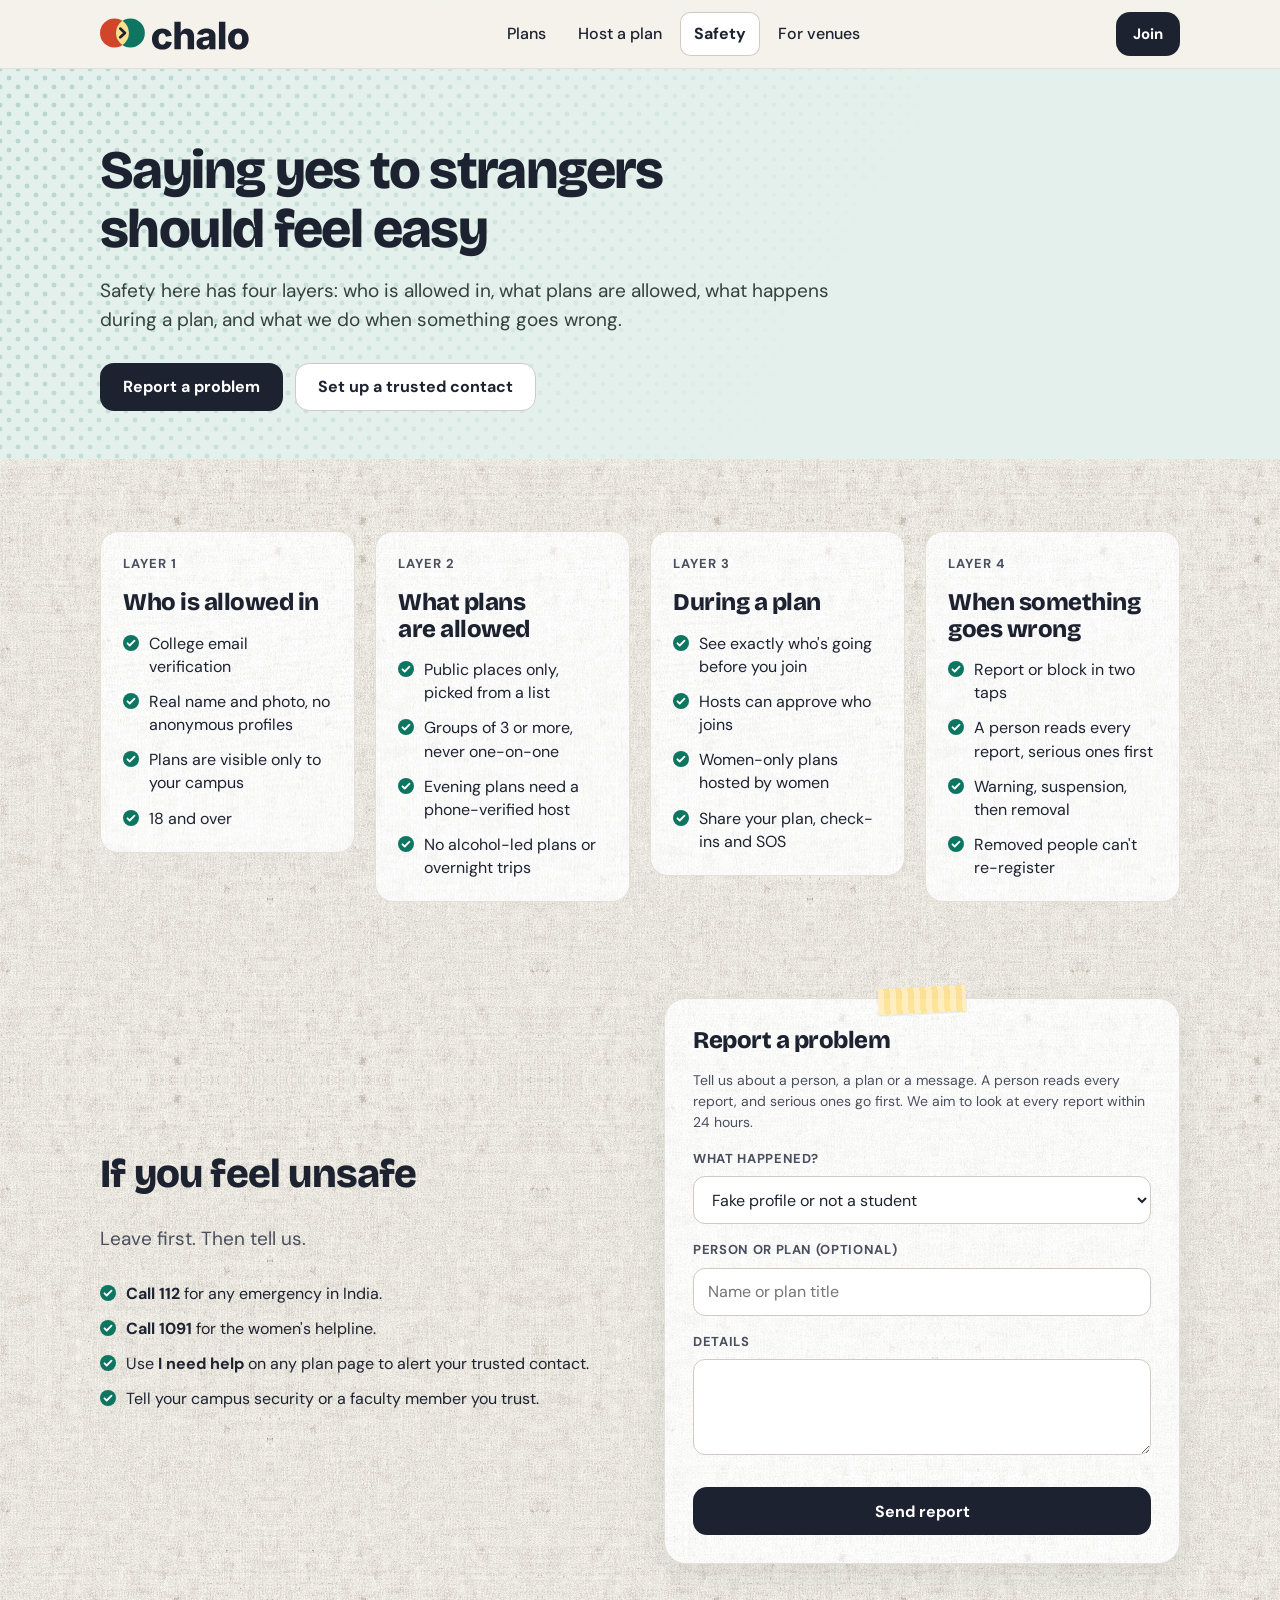
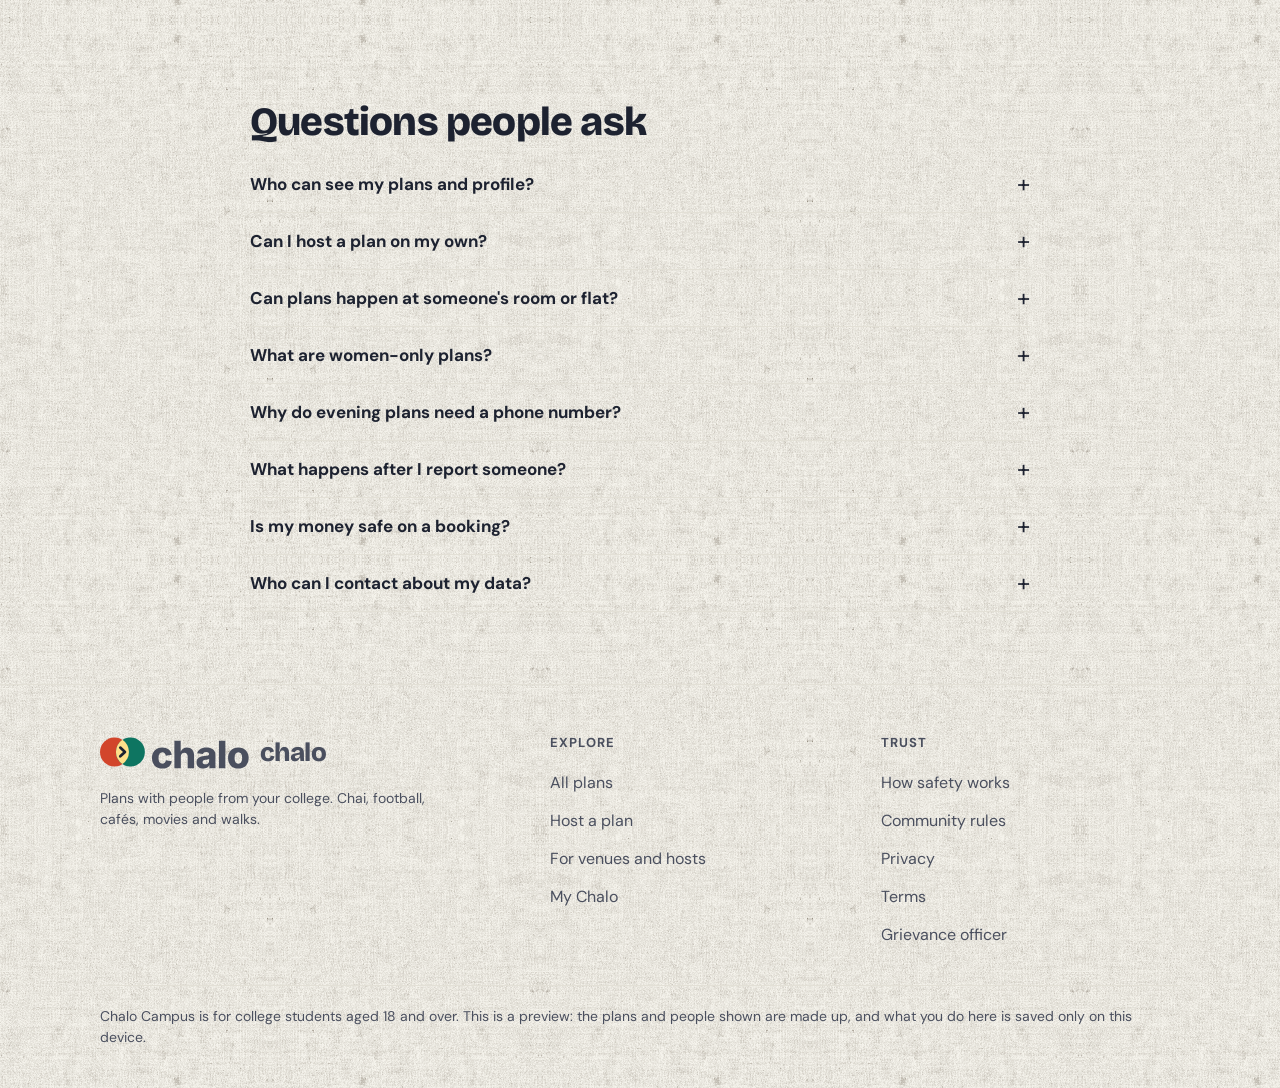
<file: Chalo_Campus_v3/safety.html>
<!doctype html>
<html lang="en">
<head>
<meta charset="utf-8">
<meta name="viewport" content="width=device-width, initial-scale=1, viewport-fit=cover">
<title>Safety · Chalo Campus</title>
<meta name="description" content="How Chalo keeps plans with new people safe: verified students, public places, who's-going visibility, SOS, check-ins and reports.">
<meta name="theme-color" content="#F5F3EC">
<link rel="icon" href="data:image/svg+xml,%3Csvg xmlns=%22http://www.w3.org/2000/svg%22 viewBox=%220 0 200 200%22 width=%22200%22 height=%22200%22 style=%22flex-shrink:0%22%3E%3Crect width=%22200%22 height=%22200%22 rx=%2246%22 fill=%22%231D2230%22/%3E%3Cg transform=%22translate%2831.8 45%29 scale%281.1%29%22%3E%0A%3Ccircle cx=%2240%22 cy=%2250%22 r=%2240%22 fill=%22%23D2452B%22/%3E%3Ccircle cx=%2284%22 cy=%2250%22 r=%2240%22 fill=%22%230E7561%22/%3E%0A%3Cpath d=%22M62 16.6 A40 40 0 0 1 62 83.4 A40 40 0 0 1 62 16.6 Z%22 fill=%22%23FFE08A%22/%3E%0A%3Cpath d=%22M56 38 L69 50 L56 62%22 fill=%22none%22 stroke=%22%231D2230%22 stroke-width=%227.5%22 stroke-linecap=%22round%22 stroke-linejoin=%22round%22/%3E%3C/g%3E%3C/svg%3E">
<link rel="preconnect" href="https://fonts.googleapis.com">
<link rel="preconnect" href="https://fonts.gstatic.com" crossorigin>
<link rel="stylesheet" href="https://fonts.googleapis.com/css2?family=Bricolage+Grotesque:wght@600;800&amp;family=Caveat:wght@600&amp;family=DM+Sans:wght@400;500;700&amp;display=swap">
<style>
/* Chalo Campus: shared styles. Off-white paper, grain, dot grid, halftone, washi tape. */
:root{
  --bg:#F5F3EC;--ink:#1D2230;--ink2:#4A4F5E;--line:#E3E0D6;--line2:#CFCBC0;
  --accent:#D2452B;--accent-d:#B63A22;--green:#0E7561;--green-d:#0A5A4A;--mint:#E4F0EB;
  --butter:#FFE08A;--amber:#FFF3D1;--amber-ink:#6B4A00;--danger:#B3261E;
  --display:'Bricolage Grotesque','DM Sans',system-ui,sans-serif;
  --body:'DM Sans',system-ui,-apple-system,'Segoe UI',sans-serif;
  --hand:'Caveat','Segoe Script','Bradley Hand',cursive;
  --shadow:0 12px 32px rgba(29,34,48,.08);
  --grain:url("texture.webp");--grain-soft:url("texture-soft.webp");
  --squig:url("data:image/svg+xml,%3Csvg xmlns='http://www.w3.org/2000/svg' width='24' height='8' viewBox='0 0 24 8'%3E%3Cpath d='M0 4 Q6 0 12 4 T24 4' fill='none' stroke='%23D2452B' stroke-width='2' stroke-linecap='round'/%3E%3C/svg%3E");
}
*{box-sizing:border-box}
html{scroll-behavior:smooth}
body{margin:0;background-color:var(--bg);background-image:var(--grain);color:var(--ink);font-family:var(--body);font-size:16px;line-height:1.5;-webkit-font-smoothing:antialiased}
body::before{content:"";position:fixed;inset:0 0 auto;height:env(safe-area-inset-top,0px);z-index:60;background:var(--bg)}
img,svg{max-width:100%}
h1,h2,h3,h4{font-family:var(--display);font-weight:800;letter-spacing:-.02em;line-height:1.1;margin:0;text-wrap:balance}
h1{font-size:clamp(38px,6vw,62px);letter-spacing:-.03em}
.h2{font-size:clamp(28px,4vw,40px)}
.h3{font-size:24px}
p{margin:0}
a{color:var(--green-d)}
.lead{font-size:19px;line-height:1.55;color:var(--ink2);max-width:60ch}
.hint{font-size:14px;color:var(--ink2);line-height:1.5}
.eyebrow{font-size:13px;font-weight:700;letter-spacing:.08em;text-transform:uppercase;color:var(--ink2)}
:focus-visible{outline:3px solid var(--ink);outline-offset:2px}
.visually-hidden{position:absolute;width:1px;height:1px;overflow:hidden;clip:rect(0 0 0 0);white-space:nowrap}
[hidden]{display:none!important}

/* layout */
.wrap{max-width:1120px;margin:0 auto;padding-left:max(20px,env(safe-area-inset-left,0px));padding-right:max(20px,env(safe-area-inset-right,0px))}
.section{padding-top:72px;padding-bottom:72px}
.section-tight{padding-top:24px;padding-bottom:64px}
.stack{display:flex;flex-direction:column;gap:16px}
.stack-lg{display:flex;flex-direction:column;gap:28px}
.row{display:flex;flex-wrap:wrap;gap:12px;align-items:center}
.between{display:flex;flex-wrap:wrap;gap:8px 16px;align-items:center;justify-content:space-between}
.grid{display:grid;gap:20px;align-items:start}
.cols-3{grid-template-columns:repeat(auto-fit,minmax(280px,1fr))}
.cols-4{grid-template-columns:repeat(auto-fit,minmax(220px,1fr))}
.cols-2{grid-template-columns:repeat(auto-fit,minmax(320px,1fr))}
.cards{grid-template-columns:repeat(auto-fill,minmax(320px,1fr))}
.split{display:grid;grid-template-columns:minmax(0,1fr) minmax(0,1fr);gap:48px;align-items:center}
.minw{min-width:0}
@media (max-width:860px){.split{grid-template-columns:minmax(0,1fr);gap:32px}}

/* textures */
.dots,.halftone,.navy{position:relative;isolation:isolate}
.dots::before{content:"";position:absolute;inset:0;z-index:-1;background-image:radial-gradient(rgba(29,34,48,.16) 1.2px,transparent 1.7px);background-size:24px 24px;-webkit-mask-image:linear-gradient(#000 35%,transparent);mask-image:linear-gradient(#000 35%,transparent)}
.halftone{background-color:var(--mint)}
.halftone::before{content:"";position:absolute;inset:0;z-index:-1;background-image:radial-gradient(circle,rgba(14,117,97,.22) 2.2px,transparent 2.7px),radial-gradient(circle,rgba(14,117,97,.22) 2.2px,transparent 2.7px);background-size:18px 18px;background-position:0 0,9px 9px;-webkit-mask-image:linear-gradient(120deg,#000,transparent 65%);mask-image:linear-gradient(120deg,#000,transparent 65%)}
.navy{background-color:var(--ink);color:#fff}
.navy::before{content:"";position:absolute;inset:0;z-index:-1;background-image:radial-gradient(rgba(255,255,255,.13) 1.2px,transparent 1.7px);background-size:22px 22px;-webkit-mask-image:linear-gradient(200deg,#000,transparent 70%);mask-image:linear-gradient(200deg,#000,transparent 70%)}
.navy .hint,.navy .lead{color:#D5D8E0}
.paper{background-color:#fff;background-image:var(--grain-soft)}
.tape{position:relative}
.tape::before{content:"";position:absolute;top:-12px;left:50%;width:88px;height:26px;transform:translateX(-50%) rotate(-3deg);background-color:rgba(255,224,138,.85);background-image:repeating-linear-gradient(90deg,rgba(255,255,255,.4) 0 6px,transparent 6px 12px);box-shadow:0 1px 2px rgba(0,0,0,.1);z-index:2}
.squiggle{background:var(--squig) repeat-x 0 100%;background-size:24px 8px;padding-bottom:8px}
.hl{background:var(--butter);padding:0 10px;border-radius:10px;box-decoration-break:clone;-webkit-box-decoration-break:clone}

/* buttons, chips, pills */
.btn{display:inline-flex;align-items:center;justify-content:center;gap:8px;min-height:48px;padding:0 22px;border-radius:14px;border:1.5px solid transparent;font:700 16px var(--body);cursor:pointer;text-decoration:none;text-align:center;transition:transform .12s ease,box-shadow .12s ease,background-color .12s ease}
.btn:hover{transform:translateY(-1px);box-shadow:0 6px 14px rgba(29,34,48,.14)}
.btn:disabled,.btn[disabled]{opacity:.55;cursor:not-allowed;transform:none;box-shadow:none}
.btn-primary{background:var(--accent);color:#fff}.btn-primary:hover{background:var(--accent-d)}
.btn-dark{background:var(--ink);color:#fff}
.btn-ghost{background:transparent;border-color:var(--ink);color:var(--ink)}
.btn-soft{background:#fff;border-color:var(--line2);color:var(--ink)}
.btn-light{background:#fff;color:var(--ink)}
.btn-sm{min-height:44px;padding:0 16px;font-size:15px}
.btn-block{width:100%}
.link-btn{min-height:44px;padding:0;border:0;background:transparent;color:var(--green-d);font:700 15px var(--body);text-decoration:underline;cursor:pointer}
.chips{display:flex;flex-wrap:wrap;gap:8px}
.chip{min-height:44px;padding:0 16px;border-radius:999px;border:1px solid var(--line2);background:#fff;color:var(--ink);font:500 15px var(--body);cursor:pointer}
.chip[aria-pressed="true"]{background:var(--ink);border-color:var(--ink);color:#fff}
.chip[disabled]{opacity:.5;cursor:not-allowed}
.pill{display:inline-flex;align-items:center;padding:4px 12px;border-radius:999px;background:#EEF0F4;font-size:13px;font-weight:700;color:var(--ink)}
.pill-green{background:var(--mint);color:var(--green-d)}
.pill-amber{background:var(--amber);color:var(--amber-ink)}
.ok{color:var(--green-d);font-weight:700}
.note{padding:10px 14px;border-radius:12px;background:var(--amber);color:var(--amber-ink);font-size:14px;line-height:1.5}
.note-green{background:var(--mint);color:var(--green-d)}

/* forms */
.field{display:flex;flex-direction:column;gap:8px;min-width:0}
.label{font-size:13px;font-weight:700;letter-spacing:.05em;text-transform:uppercase;color:var(--ink2)}
.input,.select,.textarea{width:100%;min-height:48px;padding:0 14px;border-radius:12px;border:1px solid var(--line2);background:#fff;color:var(--ink);font:400 16px var(--body)}
.textarea{padding:12px 14px;min-height:96px;resize:vertical}
.err{margin:0;color:var(--danger);font-size:14px;font-weight:500}
.check{display:flex;gap:10px;align-items:flex-start;font-size:15px;line-height:1.45}
.check input{width:22px;height:22px;margin-top:1px;flex:none;accent-color:var(--green)}
.switch{display:flex;align-items:center;justify-content:space-between;gap:16px;width:100%;min-height:56px;padding:8px 14px;border-radius:12px;border:1px solid var(--line);background:#FBFAF7;text-align:left;color:var(--ink);cursor:pointer;font-family:var(--body)}
.switch .t{display:flex;flex-direction:column;gap:2px;min-width:0}
.switch .t b{font-size:15px}.switch .t span{font-size:13px;color:var(--ink2)}
.switch .tr{position:relative;flex:none;width:44px;height:26px;border-radius:999px;background:#B9B5A8}
.switch .tr::after{content:"";position:absolute;top:3px;left:3px;width:20px;height:20px;border-radius:50%;background:#fff;transition:left .15s}
.switch[aria-checked="true"] .tr{background:var(--green)}
.switch[aria-checked="true"] .tr::after{left:21px}
.stepper{display:flex;align-items:center;gap:12px}
.stepper button{width:44px;height:44px;border-radius:50%;border:1px solid var(--line2);background:#fff;font-size:22px;color:var(--ink);cursor:pointer}
.stepper output{min-width:30px;text-align:center;font-size:20px;font-weight:800;font-variant-numeric:tabular-nums}

/* cards */
.card{background-color:#fff;background-image:var(--grain-soft);border:1px solid var(--line);border-radius:18px;padding:22px;min-width:0}
.card-lg{border-radius:22px;padding:28px;box-shadow:var(--shadow)}
.box{border:1px solid var(--line);border-radius:14px;padding:16px;background:#FBFAF7;display:flex;flex-direction:column;gap:12px}

/* header */
.site-header{position:sticky;top:env(safe-area-inset-top,0px);z-index:50;background:rgba(245,243,236,.94);-webkit-backdrop-filter:blur(8px);backdrop-filter:blur(8px);border-bottom:1px solid var(--line)}
.site-header .wrap{display:flex;align-items:center;justify-content:space-between;gap:16px;min-height:68px}
.logo{display:flex;align-items:center;gap:10px;color:var(--ink);text-decoration:none;font-family:var(--display);font-weight:800;font-size:26px;letter-spacing:-.02em}
.nav{display:flex;align-items:center;gap:4px;flex:1;justify-content:center}
.nav a{display:inline-flex;align-items:center;min-height:44px;padding:0 14px;border-radius:10px;color:var(--ink);text-decoration:none;font-weight:500}
.nav a:hover{background:rgba(29,34,48,.06)}
.nav a[aria-current="page"]{background:#fff;box-shadow:inset 0 0 0 1px var(--line2);font-weight:700}
.head-actions{display:flex;align-items:center;gap:8px}
.menu-btn{display:none}
.av{width:32px;height:32px;border-radius:50%;display:inline-flex;align-items:center;justify-content:center;font-weight:700;font-size:13px;border:2px solid #fff;box-sizing:border-box;flex:none;color:var(--ink)}
.avs{display:flex;align-items:center;padding-right:8px}.avs .av{margin-right:-8px}
@media (max-width:860px){
  .menu-btn{display:inline-flex}
  .nav{display:none;position:absolute;top:100%;left:0;right:0;flex-direction:column;align-items:stretch;gap:2px;padding:12px max(20px,env(safe-area-inset-right,0px)) 20px max(20px,env(safe-area-inset-left,0px));background:var(--bg);border-bottom:1px solid var(--line)}
  .nav.open{display:flex}
  .logo{font-size:24px}
}

/* footer */
.site-footer{border-top:1px solid var(--line);margin-top:0;padding-top:48px;padding-bottom:40px}
.foot-grid{display:grid;grid-template-columns:minmax(0,1.4fr) repeat(2,minmax(0,1fr));gap:32px}
.foot-grid ul{list-style:none;margin:12px 0 0;padding:0;display:flex;flex-direction:column;gap:2px}
.foot-grid a{display:inline-flex;align-items:center;min-height:36px;color:var(--ink2);text-decoration:none}
.foot-grid a:hover{color:var(--ink);text-decoration:underline}
.foot-base{margin-top:32px;padding-top:20px;border-top:1px solid var(--line);font-size:14px;color:var(--ink2)}
@media (max-width:700px){.foot-grid{grid-template-columns:minmax(0,1fr) minmax(0,1fr)}.foot-grid>:first-child{grid-column:1/-1}}

/* hero */
.hero{padding-top:56px;padding-bottom:84px}
.hero-grid{display:grid;grid-template-columns:minmax(0,1.1fr) minmax(0,.9fr);gap:48px;align-items:center}
@media (max-width:900px){.hero-grid{grid-template-columns:minmax(0,1fr)}.hero{padding-top:32px}}
.badge{display:inline-flex;align-items:center;gap:8px;padding:8px 14px;border-radius:999px;background:#fff;border:1px solid var(--line);font-size:14px;font-weight:500}
.ticks{list-style:none;margin:0;padding:0;display:flex;flex-wrap:wrap;gap:10px 22px;font-size:15px;color:var(--ink2)}
.ticks li{display:flex;align-items:center;gap:8px}
.hero-art{position:relative;display:flex;flex-direction:column;gap:18px;padding:16px 0 8px}
.postit{align-self:flex-start;width:min(300px,100%);padding:26px 24px 22px;background:#FFE98F;border-radius:4px;transform:rotate(-3deg);box-shadow:0 14px 26px rgba(29,34,48,.16);font-family:var(--hand);font-size:34px;line-height:1;font-weight:600}
.postit small{display:block;margin-top:12px;font-size:22px;color:#5A4A12}
.ticket{display:block;text-decoration:none;color:var(--ink);padding:16px 18px;border-radius:16px;background-color:#fff;background-image:var(--grain-soft);border:1px solid var(--line);box-shadow:var(--shadow)}
.ticket:nth-of-type(1){transform:rotate(1.6deg);margin-left:12%}
.ticket:nth-of-type(2){transform:rotate(-1.4deg);margin-left:2%}
.ticket b{display:block;font-family:var(--display);font-size:19px;line-height:1.2;margin:4px 0 6px}
.ticket .hint{display:flex;gap:10px;flex-wrap:wrap}
.notes{display:grid;grid-template-columns:repeat(auto-fit,minmax(240px,1fr));gap:26px}
.sticky{position:relative;padding:26px 22px 22px;border-radius:4px;font-family:var(--hand);font-size:32px;line-height:1.05;font-weight:600;box-shadow:0 12px 22px rgba(29,34,48,.12)}
.sticky:nth-child(1){background:#FFE98F;transform:rotate(-2deg)}
.sticky:nth-child(2){background:#CFE5F5;transform:rotate(1.5deg)}
.sticky:nth-child(3){background:#F8DCE2;transform:rotate(-1deg)}
.tiles{display:grid;grid-template-columns:repeat(auto-fit,minmax(200px,1fr));gap:14px}
.tile{display:flex;flex-direction:column;gap:4px;min-height:96px;padding:16px 18px;border-radius:16px;text-decoration:none;color:var(--ink);border:1px solid rgba(29,34,48,.08);transition:transform .12s ease}
.tile:hover{transform:translateY(-2px) rotate(-.6deg)}
.tile b{font-family:var(--display);font-size:20px}
.tile span{font-size:14px;color:rgba(29,34,48,.75)}
.step{display:flex;gap:14px;align-items:flex-start}
.num{flex:none;width:34px;height:34px;border-radius:50%;background:var(--ink);color:#fff;display:inline-flex;align-items:center;justify-content:center;font-weight:700}
.ticks-list{list-style:none;margin:0;padding:0;display:flex;flex-direction:column;gap:12px}
.ticks-list li{display:flex;gap:10px;align-items:flex-start;line-height:1.45}
.ticks-list svg{flex:none;margin-top:3px}
.page-head{padding-top:48px;padding-bottom:28px}

/* plan card */
.plan{display:flex;flex-direction:column;gap:14px;padding:20px 20px 18px}
.plan-title{font-size:22px;line-height:1.2}
.plan-title a{color:var(--ink);text-decoration:none}
.plan-title a:hover{text-decoration:underline}
.pills{display:flex;flex-wrap:wrap;gap:6px}
.meta{list-style:none;margin:0;padding:0;display:flex;flex-direction:column;gap:6px;font-size:15px;color:#3B4050}
.meta li{display:flex;gap:8px;align-items:center}
.meta svg{flex:none}
.plan-host{display:flex;gap:10px;align-items:center;font-size:14px;color:#3B4050}
.perf{position:relative;border-top:2px dashed var(--line2);margin:2px -20px}
.perf::before,.perf::after{content:"";position:absolute;top:-11px;width:20px;height:20px;border-radius:50%;background:var(--bg);border:1px solid var(--line)}
.perf::before{left:-11px;clip-path:inset(0 0 0 50%)}
.perf::after{right:-11px;clip-path:inset(0 50% 0 0)}
.plan-foot{display:flex;flex-direction:column;gap:10px}
.bar{height:6px;border-radius:999px;background:#ECEAE3;overflow:hidden}
.bar i{display:block;height:100%;background:var(--green);border-radius:999px}
.actions{display:flex;gap:8px;flex-wrap:wrap}
.actions .btn{flex:1 1 120px}

/* filters */
.filters{display:flex;flex-direction:column;gap:16px}
.filter-row{display:grid;grid-template-columns:repeat(auto-fit,minmax(180px,1fr));gap:14px}
.empty{padding:36px;border-radius:18px;border:2px dashed var(--line2);text-align:center;display:flex;flex-direction:column;gap:12px;align-items:center}

/* plan detail */
.detail{display:grid;grid-template-columns:minmax(0,1fr) 380px;gap:28px;align-items:start}
.sticky-col{position:sticky;top:90px;display:flex;flex-direction:column;gap:20px}
@media (max-width:940px){.detail{grid-template-columns:minmax(0,1fr)}.sticky-col{position:static}}
.facts{display:grid;grid-template-columns:auto minmax(0,1fr);gap:10px 18px;margin:0}
.facts dt{font-weight:700;color:var(--ink2);font-size:14px}.facts dd{margin:0}
.people{list-style:none;margin:0;padding:0;display:flex;flex-direction:column;gap:6px}
.people li{display:flex;align-items:center;gap:12px;flex-wrap:wrap;padding:8px 0;border-bottom:1px solid var(--line)}
.people li:last-child{border-bottom:0}
.people .who{flex:1 1 180px;min-width:0}
.people .acts{display:flex;gap:4px}
.chat{display:flex;flex-direction:column;gap:10px;max-height:340px;overflow:auto;padding:2px}
.msg{max-width:88%;padding:10px 14px;border-radius:14px;background:#F0EEE6;align-self:flex-start;overflow-wrap:anywhere}
.msg small{display:block;font-size:12px;opacity:.7;margin-bottom:2px}
.msg.me{align-self:flex-end;background:var(--ink);color:#fff}
.sum{margin:0;display:flex;flex-direction:column;gap:8px;font-variant-numeric:tabular-nums}
.sum div{display:flex;justify-content:space-between;gap:12px}
.sum dd{margin:0}
.sum .tot{padding-top:10px;border-top:1px solid var(--line);font-size:20px;font-weight:800}
.ok-msg{padding:10px 14px;border-radius:12px;background:var(--mint);color:var(--green-d);font-weight:700;font-size:15px}
.rate{display:flex;flex-wrap:wrap;gap:8px;align-items:center;padding:10px 0;border-bottom:1px solid var(--line)}

/* faq */
details.faq{border-bottom:1px solid var(--line)}
details.faq summary{cursor:pointer;list-style:none;display:flex;justify-content:space-between;gap:16px;align-items:center;min-height:56px;font-weight:700;font-size:17px}
details.faq summary::-webkit-details-marker{display:none}
details.faq summary::after{content:"+";font-size:24px;font-weight:400}
details.faq[open] summary::after{content:"\2212"}
details.faq p{padding:0 0 18px;color:var(--ink2);max-width:62ch}

/* modal + toast */
.modal-back{position:fixed;inset:0;z-index:100;background:rgba(29,34,48,.55);display:flex;align-items:center;justify-content:center;padding:16px}
.modal{position:relative;width:100%;max-width:480px;max-height:100%;overflow:auto;background-color:#fff;background-image:var(--grain-soft);border-radius:22px;padding:28px;display:flex;flex-direction:column;gap:16px;box-shadow:0 24px 60px rgba(0,0,0,.3)}
.modal-x{position:absolute;top:10px;right:10px;width:44px;height:44px;border:0;background:transparent;font-size:28px;line-height:1;cursor:pointer;color:var(--ink)}
.toast{position:fixed;left:50%;bottom:calc(24px + env(safe-area-inset-bottom,0px));transform:translate(-50%,20px);opacity:0;pointer-events:none;background:var(--ink);color:#fff;padding:14px 20px;border-radius:14px;max-width:min(480px,calc(100% - 32px));z-index:200;transition:opacity .2s,transform .2s;font-size:15px;box-shadow:0 8px 24px rgba(29,34,48,.3)}
.toast.on{opacity:1;transform:translate(-50%,0)}

/* tables and calc */
.tiers{display:grid;grid-template-columns:repeat(auto-fit,minmax(260px,1fr));gap:20px;align-items:stretch}
.tier{display:flex;flex-direction:column;gap:14px}
.tier .price{font-family:var(--display);font-size:34px;font-weight:800}
.prose{max-width:70ch;display:flex;flex-direction:column;gap:14px}
.prose h2{font-size:28px;margin-top:20px}
.prose ul{margin:0;padding-left:22px;display:flex;flex-direction:column;gap:6px}
.prose mark{background:var(--butter);padding:0 6px;border-radius:6px}
.toc{display:flex;flex-wrap:wrap;gap:8px}
noscript .note{margin:16px}
@media (prefers-reduced-motion:reduce){*,*::before,*::after{transition:none!important;animation:none!important;scroll-behavior:auto!important}}

body,.paper,.card,.ticket,.modal{background-size:540px 540px}</style>
<link rel="stylesheet" href="motion.css">
<script src="motion.js"></script>
</head>
<body>
<div id="site-header"></div>
<noscript><p class="note">Some features on this page need JavaScript.</p></noscript>

<main id="main" data-page="safety">
<section class="halftone">
<div class="wrap section stack-lg" style="padding-bottom:48px">
<div class="stack"><h1 style="font-size:clamp(34px,5vw,54px);max-width:18ch">Saying yes to strangers should feel easy</h1>
<p class="lead" style="color:#33423D">Safety here has four layers: who is allowed in, what plans are allowed, what happens during a plan, and what we do when something goes wrong.</p></div>
<div class="row"><a class="btn btn-dark" href="#report">Report a problem</a><a class="btn btn-soft" href="me.html">Set up a trusted contact</a></div>
</div>
</section>

<section class="section">
<div class="wrap stack-lg">
<div class="grid cols-4">
<div class="card stack"><span class="eyebrow">Layer 1</span><h2 class="h3">Who is allowed in</h2>
<ul class="ticks-list"><li data-t>College email verification</li><li data-t>Real name and photo, no anonymous profiles</li><li data-t>Plans are visible only to your campus</li><li data-t>18 and over</li></ul></div>
<div class="card stack"><span class="eyebrow">Layer 2</span><h2 class="h3">What plans are allowed</h2>
<ul class="ticks-list"><li data-t>Public places only, picked from a list</li><li data-t>Groups of 3 or more, never one-on-one</li><li data-t>Evening plans need a phone-verified host</li><li data-t>No alcohol-led plans or overnight trips</li></ul></div>
<div class="card stack"><span class="eyebrow">Layer 3</span><h2 class="h3">During a plan</h2>
<ul class="ticks-list"><li data-t>See exactly who's going before you join</li><li data-t>Hosts can approve who joins</li><li data-t>Women-only plans hosted by women</li><li data-t>Share your plan, check-ins and SOS</li></ul></div>
<div class="card stack"><span class="eyebrow">Layer 4</span><h2 class="h3">When something goes wrong</h2>
<ul class="ticks-list"><li data-t>Report or block in two taps</li><li data-t>A person reads every report, serious ones first</li><li data-t>Warning, suspension, then removal</li><li data-t>Removed people can't re-register</li></ul></div>
</div>
</div>
</section>

<section class="section-tight">
<div class="wrap split">
<div class="stack-lg minw">
<h2 class="h2">If you feel unsafe</h2>
<p class="lead">Leave first. Then tell us.</p>
<ul class="ticks-list"><li data-t><span><strong>Call 112</strong> for any emergency in India.</span></li><li data-t><span><strong>Call 1091</strong> for the women's helpline.</span></li><li data-t><span>Use <strong>I need help</strong> on any plan page to alert your trusted contact.</span></li><li data-t><span>Tell your campus security or a faculty member you trust.</span></li></ul>
</div>
<div class="card card-lg stack tape" id="report">
<h2 class="h3">Report a problem</h2>
<p class="hint">Tell us about a person, a plan or a message. A person reads every report, and serious ones go first. We aim to look at every report within 24 hours.</p>
<form id="repForm" class="stack" novalidate>
<div class="field"><label class="label" for="r-reason">What happened?</label><select class="select" id="r-reason"><option>Fake profile or not a student</option><option>Harassment or unwanted behaviour</option><option>Unsafe or private location</option><option>Asking for money outside Chalo</option><option>Something else</option></select></div>
<div class="field"><label class="label" for="r-who">Person or plan (optional)</label><input class="input" id="r-who" maxlength="80" placeholder="Name or plan title"></div>
<div class="field"><label class="label" for="r-det">Details</label><textarea class="textarea" id="r-det" maxlength="600"></textarea></div>
<p class="err" id="r-err" role="alert"></p><p class="ok-msg" id="r-ok" role="status" hidden>Report sent. A person will review it.</p>
<button class="btn btn-dark" type="submit">Send report</button>
</form>
</div>
</div>
</section>

<section class="section">
<div class="wrap" style="max-width:820px">
<h2 class="h2" style="margin-bottom:12px">Questions people ask</h2>
<details class="faq"><summary>Who can see my plans and profile?</summary><p>Only verified students from your own college. Nobody outside your campus can see plans, and we never show your email or phone number to other students.</p></details>
<details class="faq"><summary>Can I host a plan on my own?</summary><p>Yes. You host and others join, but every plan needs at least 3 people including you, so you are never alone with one stranger. You can also approve each person who asks to join.</p></details>
<details class="faq"><summary>Can plans happen at someone's room or flat?</summary><p>No. You pick the place from a list of public venues like cafés, turfs, parks and malls. Free-text and private addresses aren't allowed.</p></details>
<details class="faq"><summary>What are women-only plans?</summary><p>Plans that only women can see and join, hosted by women. They are optional, and filtering for them is one tap on the Plans page.</p></details>
<details class="faq"><summary>Why do evening plans need a phone number?</summary><p>Plans starting at 8 PM or later carry more risk, so the host needs an extra check. Your number is used only for safety and is never shown to others.</p></details>
<details class="faq"><summary>What happens after I report someone?</summary><p>We look at the report, talk to the people involved, and take action: a warning, a temporary suspension or removal. People who are removed can't make a new account with the same college email or phone.</p></details>
<details class="faq"><summary>Is my money safe on a booking?</summary><p>Your share is held until enough people have paid and the booking is made. If the plan falls through, you are refunded. The host never has to collect cash from the group.</p></details>
<details class="faq"><summary>Who can I contact about my data?</summary><p>Our <a href="legal.html#grievance">grievance officer</a> handles privacy and complaints. You can read how we handle your data in the <a href="legal.html#privacy">privacy notice</a>.</p></details>
</div>
</section>
</main>

<div id="site-footer"></div>
<script>
/* Chalo Campus: shared script. Data lives in this browser only (localStorage). */
(function () {
  'use strict';

  const KEY = 'chalo.v1';
  const CAMPUS = 'MSRIT Bengaluru';
  const FEE_RATE = 0.05;

  const CATS = [
    { k: 'Chai', s: 'chai', c: '#FFE3B8' },
    { k: 'Food & cafés', s: 'food', c: '#F5DCCB' },
    { k: 'Sports', s: 'sports', c: '#CDEBD8' },
    { k: 'Gaming', s: 'gaming', c: '#DCD4F7' },
    { k: 'Movies', s: 'movies', c: '#F7D3D9' },
    { k: 'Explore', s: 'explore', c: '#CFE5F5' },
    { k: 'Study', s: 'study', c: '#E6EAB8' },
    { k: 'Creative', s: 'creative', c: '#F8DCE2' }
  ];
  const DEPT_GROUPS = [{ label: 'Engineering & Technology Departments', items: ['Aerospace Engineering', 'Artificial Intelligence & Data Science', 'Artificial Intelligence & Machine Learning', 'Biotechnology', 'Chemical Engineering', 'Civil Engineering', 'Computer Science & Engineering', 'Computer Science & Engineering (AI & ML)', 'Computer Science & Engineering (Cybersecurity)', 'Electrical & Electronics Engineering', 'Electronics & Communication Engineering', 'Electronics & Instrumentation Engineering', 'Electronics & Telecommunication Engineering', 'Industrial Engineering & Management', 'Information Science & Engineering', 'Medical Electronics Engineering', 'Mechanical Engineering'] }, { label: 'Architecture, Science, Management & Applications', items: ['Architecture', 'Chemistry', 'Humanities', 'Mathematics', 'Physics (Basic Sciences)', 'Master of Computer Applications (MCA)', 'Department of Management Studies (MBA)'] }];
  const DEPTS = DEPT_GROUPS.reduce(function (a, g) { return a.concat(g.items); }, []);
  const VENUES = [
    { g: 'On campus', items: ['Campus canteen', 'Campus library', 'Sports ground'] },
    { g: 'Cafés and food', items: ['Tea stall by the main gate', 'Café near campus', 'Restaurant near campus'] },
    { g: 'Sports and games', items: ['Turf near campus', 'Gaming lounge near campus', 'Bowling alley'] },
    { g: 'Outdoors', items: ['Cubbon Park', 'Lalbagh Botanical Garden'] },
    { g: 'Malls and cinemas', items: ['Mall food court', 'Multiplex'] }
  ];
  const AV = ['#FFD9C9', '#D6ECE4', '#E3DCFA', '#FFF0B8', '#D4E6F7', '#F8DCE2'];
  const DAYS = ['Sun', 'Mon', 'Tue', 'Wed', 'Thu', 'Fri', 'Sat'];
  const MONTHS = ['Jan', 'Feb', 'Mar', 'Apr', 'May', 'Jun', 'Jul', 'Aug', 'Sep', 'Oct', 'Nov', 'Dec'];

  const ICON = {
    tick: '<svg width="16" height="16" viewBox="0 0 16 16" fill="none" aria-hidden="true"><circle cx="8" cy="8" r="8" fill="#0E7561"/><path d="M4.5 8.3l2.2 2.2 4.8-4.8" stroke="#fff" stroke-width="1.8" stroke-linecap="round" stroke-linejoin="round"/></svg>',
    clock: '<svg width="16" height="16" viewBox="0 0 16 16" fill="none" aria-hidden="true"><circle cx="8" cy="8" r="6.2" stroke="#5B6070" stroke-width="1.5"/><path d="M8 4.7V8l2.2 1.4" stroke="#5B6070" stroke-width="1.5" stroke-linecap="round"/></svg>',
    pin: '<svg width="16" height="16" viewBox="0 0 16 16" fill="none" aria-hidden="true"><path d="M8 14.2s4.6-3.9 4.6-7.4A4.6 4.6 0 003.4 6.8C3.4 10.3 8 14.2 8 14.2z" stroke="#5B6070" stroke-width="1.5" stroke-linejoin="round"/><circle cx="8" cy="6.8" r="1.6" fill="#5B6070"/></svg>',
    logo: '<svg class="logo-svg" viewBox="0 6 414.6 94" width="150" height="34" role="img" aria-label="Chalo"><g class="lg-a"><circle cx="40" cy="50" r="40" fill="#D2452B"/></g><g class="lg-b"><circle cx="84" cy="50" r="40" fill="#0E7561"/></g><g class="lg-l"><path d="M62 16.6A40 40 0 0 1 62 83.4A40 40 0 0 1 62 16.6Z" fill="#FFE08A"/></g><g class="lg-c"><path d="M56 38L69 50L56 62" fill="none" stroke="#1D2230" stroke-width="7.5" stroke-linecap="round" stroke-linejoin="round"/></g><path d="M172.1953125 96.06640625C186.8203125 96.06640625 196.62109375 88.1953125 198.3984375 75.5L182.046875 72.859375C180.98046875 79.00390625 177.62890625 82.5078125 172.3984375 82.5078125C165.59375 82.5078125 161.734375 76.46484375 161.734375 66.71484375C161.734375 56.9140625 165.59375 51.07421875 172.3984375 51.07421875C177.62890625 51.07421875 180.87890625 54.4765625 181.99609375 60.41796875L198.34765625 57.67578125C196.5703125 45.3359375 186.66796875 37.515625 172.1953125 37.515625C154.421875 37.515625 143.65625 49.296875 143.65625 66.81640625C143.65625 84.28515625 154.421875 96.06640625 172.1953125 96.06640625Z M223.38484375000002 62.6015625C223.38484375000002 56.0 227.29500000000002 52.08984375 233.08406250000002 52.08984375C238.87312500000002 52.08984375 242.32625000000002 55.8984375 242.32625000000002 62.296875V95.0H260.04890625V58.84375C260.04890625 45.99609375 252.27937500000002 37.515625 240.39656250000002 37.515625C231.56062500000002 37.515625 226.07625000000002 42.1875 223.02937500000002 49.5V19.3359375H205.66218750000002V95.0H223.38484375000002Z M285.54312500000003 96.015625C293.41421875000003 96.015625 298.89859375000003 92.8671875 301.99625000000003 87.02734375H302.45328125000003V95.0H319.10953125000003V56.45703125C319.10953125000003 44.26953125 307.98843750000003 37.515625 293.87125000000003 37.515625C279.65250000000003 37.515625 270.71500000000003 44.16796875 268.48062500000003 53.8671875L284.52750000000003 55.94921875C285.49234375000003 52.39453125 288.79312500000003 50.109375 293.71890625000003 50.109375C298.54312500000003 50.109375 301.43765625000003 52.34375 301.43765625000003 56.25390625V56.45703125C301.43765625000003 59.9609375 297.57828125000003 60.671875 287.98062500000003 61.484375C276.50406250000003 62.44921875 266.85562500000003 66.6640625 266.85562500000003 79.2578125C266.85562500000003 90.48046875 274.62515625000003 96.015625 285.54312500000003 96.015625ZM290.92593750000003 84.28515625C286.66031250000003 84.28515625 283.61343750000003 82.25390625 283.61343750000003 78.4453125C283.61343750000003 74.6875 286.55875000000003 72.453125 291.78921875000003 71.69140625C295.09000000000003 71.18359375 299.55875000000003 70.421875 301.59000000000003 69.35546875V74.7890625C301.59000000000003 80.375 296.86734375000003 84.28515625 290.92593750000003 84.28515625Z M346.48265625000005 19.3359375H328.76000000000005V95.0H346.48265625000005Z M382.48859375000006 96.06640625C400.21125000000006 96.06640625 410.97687500000006 84.28515625 410.97687500000006 66.81640625C410.97687500000006 49.296875 400.21125000000006 37.515625 382.48859375000006 37.515625C364.71515625000006 37.515625 353.94953125000006 49.296875 353.94953125000006 66.81640625C353.94953125000006 84.28515625 364.71515625000006 96.06640625 382.48859375000006 96.06640625ZM382.48859375000006 82.5078125C375.68390625000006 82.5078125 372.02765625000006 76.16015625 372.02765625000006 66.71484375C372.02765625000006 57.21875 375.68390625000006 51.07421875 382.48859375000006 51.07421875C389.29328125000006 51.07421875 392.94953125000006 57.21875 392.94953125000006 66.71484375C392.94953125000006 76.16015625 389.29328125000006 82.5078125 382.48859375000006 82.5078125Z" fill="currentColor"/></svg>'
  };

  /* ---------- helpers ---------- */
  function esc(s) {
    return String(s == null ? '' : s).replace(/[&<>"']/g, function (c) {
      return { '&': '&amp;', '<': '&lt;', '>': '&gt;', '"': '&quot;', "'": '&#39;' }[c];
    });
  }
  function rupee(n) { return '₹' + Number(n).toLocaleString('en-IN'); }
  function fee(cost) { return Math.ceil(cost * FEE_RATE); }
  function avColor(name) {
    let h = 0;
    for (let i = 0; i < name.length; i++) h = (h * 31 + name.charCodeAt(i)) >>> 0;
    return AV[h % AV.length];
  }
  function fmtTime(d) {
    let h = d.getHours();
    const m = d.getMinutes();
    const ap = h >= 12 ? 'PM' : 'AM';
    h = h % 12 || 12;
    return h + ':' + (m < 10 ? '0' : '') + m + ' ' + ap;
  }
  function dayStart(d) { return new Date(d.getFullYear(), d.getMonth(), d.getDate()); }
  function dayDiff(ts) { return Math.round((dayStart(new Date(ts)) - dayStart(new Date())) / 864e5); }
  function fmtDay(ts) {
    const d = new Date(ts), diff = dayDiff(ts);
    if (diff === 0) return 'Today';
    if (diff === 1) return 'Tomorrow';
    return DAYS[d.getDay()] + ' ' + d.getDate() + ' ' + MONTHS[d.getMonth()];
  }
  function fmtWhen(ts) { return fmtDay(ts) + ' · ' + fmtTime(new Date(ts)); }
  function at(offset, h, m) {
    const n = new Date();
    return new Date(n.getFullYear(), n.getMonth(), n.getDate() + offset, h, m || 0, 0, 0).getTime();
  }
  function soon(h, m) { const t = at(0, h, m); return t > Date.now() + 30 * 60000 ? t : at(1, h, m); }
  function nextDow(dow) { const diff = (dow - new Date().getDay() + 7) % 7; return diff === 0 ? 7 : diff; }
  function catOf(k) { return CATS.find(function (c) { return c.k === k; }) || { k: k, s: '', c: '#EEF0F4' }; }
  function isLate(ts) { return new Date(ts).getHours() >= 20; }

  /* ---------- state ---------- */
  function blank() {
    return { user: null, plans: [], joins: {}, paid: {}, chats: {}, reports: [], blocked: {}, met: [], rated: {}, waitlist: [], enquiries: [], interests: [] };
  }
  function load() {
    try {
      const raw = localStorage.getItem(KEY);
      if (raw) return Object.assign(blank(), JSON.parse(raw));
    } catch (e) { /* storage unavailable */ }
    return blank();
  }
  const state = load();
  function save() { try { localStorage.setItem(KEY, JSON.stringify(state)); } catch (e) { /* ignore */ } }
  function resetAll() {
    const b = blank();
    Object.keys(state).forEach(function (k) { delete state[k]; });
    Object.assign(state, b);
    save();
  }

  /* ---------- sample plans (made up for this preview) ---------- */
  const HOSTS = {
    rohan: { n: 'Rohan', d: 'Mechanical Engineering', r: 4.8, h: 14 },
    imran: { n: 'Imran', d: 'Computer Science & Engineering', r: 4.9, h: 22 },
    meera: { n: 'Meera', d: 'Architecture', r: 4.9, h: 9 },
    dev: { n: 'Dev', d: 'Computer Science & Engineering', r: 4.7, h: 6 },
    kavya: { n: 'Kavya', d: 'Biotechnology', r: 4.8, h: 11 },
    arjun: { n: 'Arjun', d: 'Civil Engineering', r: 4.6, h: 5 },
    nisha: { n: 'Nisha', d: 'Humanities', r: 4.9, h: 8 },
    farah: { n: 'Farah', d: 'Architecture', r: 4.8, h: 12 },
    tanvi: { n: 'Tanvi', d: 'Humanities', r: 4.7, h: 4 }
  };
  function P(n, d) { return { n: n, d: d }; }
  function seedPlans() {
    const sat = nextDow(6), sun = nextDow(0), fri = nextDow(5);
    return [
      { id: 'p1', title: 'Chai after the last lecture', cat: 'Chai', ts: soon(17, 0), venue: 'Tea stall by the main gate', cap: 6, cost: 0, approve: false, women: false, weekly: false, host: HOSTS.rohan,
        going: [P('Ananya', 'Architecture'), P('Vikram', 'Humanities'), P('Sana', 'Physics (Basic Sciences)')],
        desc: 'Short and easy. Tea, samosas and no agenda. Come straight from your last class, even if you only know one person here.',
        chat: [{ w: 'Rohan', t: 'I will grab the corner bench. Look for the blue backpack.' }] },
      { id: 'p2', title: 'Five-a-side football, all levels welcome', cat: 'Sports', ts: at(sat, 6, 0), venue: 'Turf near campus', cap: 9, cost: 120, minPay: 8, paid0: 5, approve: false, women: false, weekly: true, host: HOSTS.imran,
        going: [P('Karthik', 'Civil Engineering'), P('Priya', 'Humanities'), P('Neil', 'Mechanical Engineering'), P('Tarun', 'Chemistry'), P('Rahul', 'Department of Management Studies (MBA)'), P('Manav', 'Electronics & Communication Engineering')],
        desc: 'We play every Saturday morning. Teams are shuffled each game so nobody is stuck with the same people. Bring water and shoes with grip.',
        chat: [{ w: 'Imran', t: 'Turf is booked once 8 of us have paid. Pay your share in the plan page.' }, { w: 'Karthik', t: 'I will bring the ball.' }] },
      { id: 'p3', title: 'Board games at a quiet café', cat: 'Food & cafés', ts: at(sat, 16, 0), venue: 'Café near campus', cap: 5, cost: 150, minPay: 4, paid0: 2, approve: true, women: true, weekly: false, host: HOSTS.meera,
        going: [P('Zoya', 'Architecture'), P('Isha', 'Humanities')],
        desc: 'A relaxed afternoon of Catan, Codenames and whatever else is on the shelf. Women only, and the host approves each request. The fee covers the table and one drink.',
        chat: [{ w: 'Meera', t: 'Happy to teach any game. No experience needed.' }] },
      { id: 'p4', title: 'Valorant 5-stack, beginners welcome', cat: 'Gaming', ts: at(sun, 15, 0), venue: 'Gaming lounge near campus', cap: 4, cost: 100, minPay: 4, paid0: 2, approve: false, women: false, weekly: false, host: HOSTS.dev,
        going: [P('Manav', 'Electronics & Communication Engineering'), P('Lakshmi', 'Biotechnology')],
        desc: 'Three hours at the lounge. We will mix ranks and keep it friendly. If you have never played, say so and we will pair you up.',
        chat: [] },
      { id: 'p5', title: 'Cubbon Park morning walk', cat: 'Explore', ts: at(sun, 7, 0), venue: 'Cubbon Park', cap: 7, cost: 0, approve: false, women: false, weekly: false, host: HOSTS.kavya,
        going: [P('Lakshmi', 'Biotechnology')],
        desc: 'An easy 4 km loop, then filter coffee. We meet at the main gate and stay together.',
        chat: [] },
      { id: 'p6', title: 'Friday night movie, group booking', cat: 'Movies', ts: at(fri, 19, 15), venue: 'Multiplex', cap: 5, cost: 250, minPay: 5, paid0: 3, approve: false, women: false, weekly: false, host: HOSTS.arjun,
        going: [P('Vikram', 'Humanities'), P('Priya', 'Humanities'), P('Rahul', 'Department of Management Studies (MBA)')],
        desc: 'We will pick the film together in the chat. Tickets are booked once 5 people have paid, and seats are together.',
        chat: [{ w: 'Arjun', t: 'Vote in here for the film. I will book the best-voted one.' }] },
      { id: 'p7', title: 'Library study sprint', cat: 'Study', ts: at(1, 18, 0), venue: 'Campus library', cap: 5, cost: 0, approve: false, women: false, weekly: true, host: HOSTS.tanvi,
        going: [P('Isha', 'Humanities')],
        desc: 'Two 50-minute focus blocks with a tea break in between. Bring whatever you are stuck on.',
        chat: [] },
      { id: 'p8', title: 'Sketch and chai evening', cat: 'Creative', ts: at(1, 17, 30), venue: 'Café near campus', cap: 6, cost: 0, approve: false, women: false, weekly: false, host: HOSTS.farah,
        going: [P('Zoya', 'Architecture'), P('Neil', 'Mechanical Engineering')],
        desc: 'Bring a sketchbook or borrow a pencil. We draw whatever is in front of us and share chai. Beginners are the point.',
        chat: [] },
      { id: 'p9', title: 'Biryani after the practice match', cat: 'Food & cafés', ts: at(sun, 20, 30), venue: 'Restaurant near campus', cap: 6, cost: 200, minPay: 5, paid0: 2, approve: false, women: false, weekly: false, host: HOSTS.nisha,
        going: [P('Tarun', 'Chemistry')],
        desc: 'A group table, so we all eat together. Evening plan, so the host is phone-verified. We leave together at 10 PM.',
        chat: [] },
      { id: 'p10', title: 'Lalbagh sunrise photo walk', cat: 'Explore', ts: at(sun, 6, 30), venue: 'Lalbagh Botanical Garden', cap: 8, cost: 0, approve: false, women: false, weekly: false, host: HOSTS.farah,
        going: [P('Ananya', 'Architecture'), P('Karthik', 'Civil Engineering')],
        desc: 'Phones are fine. We walk slowly, stop often and compare shots over breakfast.',
        chat: [] }
    ];
  }
  const SEEDS = seedPlans();

  function all() {
    return SEEDS.concat(state.plans).sort(function (a, b) { return a.ts - b.ts; });
  }
  function get(id) { return all().find(function (p) { return p.id === id; }); }

  function view(p) {
    const j = state.joins[p.id];
    const going = p.going.slice();
    if (j === 'in') going.push({ n: 'You', d: state.user ? state.user.dept : '', me: true });
    const left = Math.max(0, p.cap - going.length);
    const paidCount = (p.paid0 || 0) + (state.paid[p.id] ? 1 : 0);
    const minPay = p.minPay || 0;
    return { p: p, j: j, going: going, left: left, full: left <= 0, paidCount: paidCount, minPay: minPay,
      confirmed: p.cost > 0 && paidCount >= minPay, late: isLate(p.ts), fee: fee(p.cost) };
  }
  function joinState(v) {
    const p = v.p, me = state.user;
    if (p.mine) return { label: 'Your plan', cls: 'btn-soft', off: true };
    if (v.j === 'in') return { label: "You're in. Tap to leave", cls: 'btn-soft' };
    if (v.j === 'req') return { label: 'Requested. Tap to cancel', cls: 'btn-soft' };
    if (p.women && me && me.gender !== 'woman') return { label: 'Women only', cls: 'btn-soft', off: true };
    if (v.full) return { label: 'Plan is full', cls: 'btn-soft', off: true };
    if (p.approve) return { label: 'Ask to join', cls: 'btn-dark' };
    return { label: p.cost > 0 ? 'Join · ' + rupee(p.cost) : 'Join', cls: 'btn-primary' };
  }

  function planCard(p, opts) {
    opts = opts || {};
    const v = view(p), cat = catOf(p.cat), js = joinState(v);
    const href = 'plan.html#' + p.id;
    const avs = v.going.slice(0, 4).map(function (g) {
      return '<span class="av" style="background:' + avColor(g.n) + '">' + esc(g.n.charAt(0).toUpperCase()) + '</span>';
    }).join('');
    const pills = '<span class="pill" style="background:' + cat.c + '">' + esc(p.cat) + '</span>' +
      (p.weekly ? '<span class="pill">Repeats weekly</span>' : '') +
      (p.women ? '<span class="pill pill-green">Women-only</span>' : '') +
      (p.approve ? '<span class="pill">Host approves</span>' : '');
    const price = p.cost > 0 ? '<strong>' + rupee(p.cost) + '</strong> each' : '<strong>Free</strong> to join';
    const spots = v.full ? 'Full' : v.left + (v.left === 1 ? ' spot left' : ' spots left');
    const pct = Math.min(100, Math.round(v.going.length / p.cap * 100));
    const actions = opts.preview
      ? '<span class="btn ' + js.cls + ' btn-block" aria-hidden="true">' + esc(js.label) + '</span>'
      : '<a class="btn btn-soft btn-sm" href="' + href + '">Details</a><button type="button" class="btn ' + js.cls + ' btn-sm" data-act="join" data-id="' + esc(p.id) + '"' + (js.off ? ' disabled' : '') + '>' + esc(js.label) + '</button>';
    const hostLine = p.host.r ? '★ ' + p.host.r : 'New host';
    return '<article class="plan card">' +
      '<div class="pills">' + pills + '</div>' +
      '<h3 class="plan-title">' + (opts.preview ? esc(p.title || 'Your plan title') : '<a href="' + href + '">' + esc(p.title) + '</a>') + '</h3>' +
      '<ul class="meta"><li>' + ICON.clock + esc(fmtWhen(p.ts)) + '</li><li>' + ICON.pin + '<span>' + esc(p.venue) + ' <span class="ok">· public place</span></span></li></ul>' +
      '<div class="plan-host"><span class="av" style="background:' + avColor(p.host.n) + '">' + esc(p.host.n.charAt(0).toUpperCase()) + '</span>' +
      '<span>Hosted by <strong>' + esc(p.host.n) + '</strong>, ' + esc(p.host.d) + '<br><span class="ok">Verified student</span> · ' + hostLine + '</span></div>' +
      '<div class="perf" aria-hidden="true"></div>' +
      '<div class="plan-foot"><div class="between"><div class="avs">' + avs + '</div><strong>' + spots + '</strong></div>' +
      '<div class="bar"><i style="width:' + pct + '%"></i></div>' +
      '<div class="between hint"><span>' + price + '</span>' + (p.cost > 0 ? '<span>Held until confirmed</span>' : '') + '</div>' +
      (isLate(p.ts) ? '<p class="note">Evening plan. The host is phone-verified.</p>' : '') +
      '<div class="actions">' + actions + '</div></div></article>';
  }

  /* ---------- toast + modal ---------- */
  let toastTimer;
  function toast(msg) {
    let t = document.getElementById('toast');
    if (!t) {
      t = document.createElement('div');
      t.id = 'toast'; t.className = 'toast'; t.setAttribute('role', 'status');
      document.body.appendChild(t);
    }
    t.textContent = msg;
    t.classList.add('on');
    clearTimeout(toastTimer);
    toastTimer = setTimeout(function () { t.classList.remove('on'); }, 3600);
  }
  let lastFocus = null;
  function modal(html) {
    if (!document.getElementById('modal')) lastFocus = document.activeElement;
    closeModal(true);
    const back = document.createElement('div');
    back.className = 'modal-back'; back.id = 'modal';
    back.innerHTML = '<div class="modal" role="dialog" aria-modal="true" aria-labelledby="mt"><button type="button" class="modal-x" data-act="close" aria-label="Close">×</button>' + html + '</div>';
    document.body.appendChild(back);
    back.addEventListener('mousedown', function (e) { if (e.target === back) closeModal(); });
    const first = back.querySelector('input:not([type=checkbox]),select,textarea');
    if (first) first.focus();
    return back.firstChild;
  }
  function closeModal(silent) {
    const m = document.getElementById('modal');
    if (m) m.parentNode.removeChild(m);
    if (!silent && lastFocus && lastFocus.focus) { try { lastFocus.focus(); } catch (e) { /* ignore */ } }
  }
  document.addEventListener('keydown', function (e) { if (e.key === 'Escape') closeModal(); });

  const EMAIL_RE = /^[^\s@]+@[^\s@]+\.[^\s@]{2,}$/;

  /* ---------- sign in ---------- */
  function openAuth(done) {
    const dopts = '<option value="">Choose your department</option>' + DEPT_GROUPS.map(function (g) { return '<optgroup label="' + esc(g.label) + '">' + g.items.map(function (d) { return '<option>' + esc(d) + '</option>'; }).join('') + '</optgroup>'; }).join('');
    const m = modal('<h2 id="mt" class="h3">Join your campus</h2>' +
      '<p class="hint">Chalo is only for college students. Use your college email so we can check you belong here.</p>' +
      '<form id="authForm" class="stack" novalidate>' +
      '<div class="field"><label class="label" for="a-name">Your name</label><input class="input" id="a-name" autocomplete="name"></div>' +
      '<div class="field"><label class="label" for="a-email">College email</label><input class="input" id="a-email" type="email" autocomplete="email" placeholder="you@msrit.edu"></div>' +
      '<div class="row"><div class="field" style="flex:1 1 180px"><label class="label" for="a-dept">Department</label><select class="select" id="a-dept">' + dopts + '</select></div>' +
      '<div class="field" style="flex:1 1 120px"><label class="label" for="a-year">Year</label><select class="select" id="a-year"><option>1st</option><option>2nd</option><option>3rd</option><option>4th</option><option>5th</option></select></div></div>' +
      '<div class="field"><label class="label" for="a-gender">Gender</label><select class="select" id="a-gender"><option value="">Choose one</option><option value="woman">Woman</option><option value="man">Man</option><option value="other">Another gender or prefer not to say</option></select><span class="hint">Used only for women-only plans.</span></div>' +
      '<label class="check"><input type="checkbox" id="a-ok"><span>I am 18 or older and I agree to the <a href="legal.html#guidelines" target="_blank" rel="noopener">community rules</a> and <a href="legal.html#privacy" target="_blank" rel="noopener">privacy notice</a>.</span></label>' +
      '<p class="err" id="a-err" role="alert"></p>' +
      '<button class="btn btn-primary" type="submit">Send my code</button></form>' +
      '<p class="hint">Preview mode: verification is simulated.</p>');
    m.querySelector('#authForm').addEventListener('submit', function (e) {
      e.preventDefault();
      const v = function (id) { return m.querySelector('#' + id).value.trim(); };
      const err = m.querySelector('#a-err');
      const name = v('a-name'), email = v('a-email');
      if (name.length < 2) { err.textContent = 'Enter your name so others know who is coming.'; return; }
      if (!EMAIL_RE.test(email)) { err.textContent = 'Enter your college email, like you@msrit.edu.'; return; }
      if (!v('a-dept')) { err.textContent = 'Choose your department.'; return; }
      if (!v('a-gender')) { err.textContent = 'Choose a gender option. It only affects women-only plans.'; return; }
      if (!m.querySelector('#a-ok').checked) { err.textContent = 'Please confirm you are 18 or older and agree to the rules.'; return; }
      const draft = { name: name, email: email, dept: v('a-dept'), year: v('a-year'), gender: v('a-gender') };
      openCode(draft, done);
    });
  }
  function openCode(draft, done) {
    const m = modal('<h2 id="mt" class="h3">Check your email</h2>' +
      '<p>We sent a 6-digit code to <strong>' + esc(draft.email) + '</strong>.</p>' +
      '<p class="note">Preview mode: no email is sent. Type any 6 digits.</p>' +
      '<form id="codeForm" class="stack" novalidate><div class="field"><label class="label" for="a-code">6-digit code</label><input class="input" id="a-code" inputmode="numeric" maxlength="6" autocomplete="one-time-code"></div>' +
      '<p class="err" id="c-err" role="alert"></p><button class="btn btn-primary" type="submit">Verify and join</button></form>');
    m.querySelector('#codeForm').addEventListener('submit', function (e) {
      e.preventDefault();
      if (!/^\d{6}$/.test(m.querySelector('#a-code').value.trim())) { m.querySelector('#c-err').textContent = 'Enter the 6 digits from your email.'; return; }
      state.user = Object.assign({ phone: false, trusted: null, since: Date.now() }, draft);
      save(); closeModal();
      toast('Welcome, ' + draft.name.split(' ')[0] + '. You are verified.');
      refresh();
      if (done) done();
    });
  }
  function openPhone(done) {
    const m = modal('<h2 id="mt" class="h3">Verify your phone</h2>' +
      '<p class="hint">Evening plans need a phone-verified host. We only use your number for safety checks.</p>' +
      '<form id="phoneForm" class="stack" novalidate><div class="field"><label class="label" for="p-num">Mobile number</label><input class="input" id="p-num" inputmode="numeric" maxlength="10" placeholder="10-digit number" autocomplete="tel-national"></div>' +
      '<div class="field"><label class="label" for="p-code">6-digit code</label><input class="input" id="p-code" inputmode="numeric" maxlength="6"></div>' +
      '<p class="note">Preview mode: no text is sent. Type any 6 digits.</p><p class="err" id="p-err" role="alert"></p><button class="btn btn-primary" type="submit">Verify phone</button></form>');
    m.querySelector('#phoneForm').addEventListener('submit', function (e) {
      e.preventDefault();
      const err = m.querySelector('#p-err');
      if (!/^\d{10}$/.test(m.querySelector('#p-num').value.trim())) { err.textContent = 'Enter a 10-digit mobile number.'; return; }
      if (!/^\d{6}$/.test(m.querySelector('#p-code').value.trim())) { err.textContent = 'Enter the 6-digit code.'; return; }
      state.user.phone = true; save(); closeModal();
      toast('Phone verified.'); refresh();
      if (done) done();
    });
  }
  function requireUser(fn) { if (state.user) fn(); else openAuth(fn); }

  /* ---------- join / report / sos / copy ---------- */
  function join(id) {
    const p = get(id);
    if (!p) return;
    if (!state.user) { openAuth(function () { join(id); }); return; }
    if (p.mine) { toast('This is your plan.'); return; }
    if (p.women && state.user.gender !== 'woman') { toast('This plan is for women only.'); return; }
    const j = state.joins[id];
    if (j) {
      delete state.joins[id]; delete state.paid[id]; save();
      toast(j === 'req' ? 'Request cancelled.' : (p.cost > 0 ? 'You left the plan. Any payment is refunded.' : 'You left the plan.'));
      refresh(); return;
    }
    if (view(p).full) { toast('This plan is full.'); return; }
    if (p.approve) { state.joins[id] = 'req'; toast('Request sent to ' + p.host.n + '.'); }
    else { state.joins[id] = 'in'; toast("You're in. The group chat is open."); }
    save(); refresh();
  }
  function openReport(planId, who) {
    const reasons = ['Fake profile or not a student', 'Harassment or unwanted behaviour', 'Unsafe or private location', 'Asking for money outside Chalo', 'Spam or something else'];
    const m = modal('<h2 id="mt" class="h3">' + (who ? 'Report ' + esc(who) : 'Report this plan') + '</h2>' +
      '<p class="hint">Tell us what happened. A person reads every report, and serious ones go first.</p>' +
      '<form id="repForm" class="stack" novalidate><fieldset style="border:0;padding:0;margin:0" class="stack"><legend class="label" style="margin-bottom:8px">What is the problem?</legend>' +
      reasons.map(function (r, i) { return '<label class="check"><input type="radio" name="reason" value="' + esc(r) + '"' + (i === 0 ? ' checked' : '') + '><span>' + esc(r) + '</span></label>'; }).join('') +
      '</fieldset><div class="field"><label class="label" for="r-d">Details (optional)</label><textarea class="textarea" id="r-d" maxlength="500"></textarea></div>' +
      '<button class="btn btn-dark" type="submit">Send report</button></form>' +
      '<p class="hint">In an emergency, call 112.</p>');
    m.querySelector('#repForm').addEventListener('submit', function (e) {
      e.preventDefault();
      saveReport({ planId: planId || '', who: who || '', reason: m.querySelector('input[name=reason]:checked').value, details: m.querySelector('#r-d').value.trim() });
      closeModal(); toast('Report sent. A person will review it.');
    });
  }
  function saveReport(r) {
    r.ts = Date.now(); state.reports.push(r); save();
  }
  function copyText(text) {
    const fallback = function () {
      modal('<h2 id="mt" class="h3">Copy this text</h2><p class="hint">Your browser blocked automatic copying. Select the text below and copy it.</p><textarea class="textarea" id="copyBox" readonly rows="5">' + esc(text) + '</textarea>');
      const b = document.getElementById('copyBox');
      if (b) { b.focus(); b.select(); }
    };
    try {
      if (navigator.clipboard && navigator.clipboard.writeText) {
        navigator.clipboard.writeText(text).then(function () { toast('Copied. Send it to someone you trust.'); }, fallback);
        return;
      }
    } catch (e) { /* fall through */ }
    fallback();
  }
  function openSOS() {
    const t = state.user && state.user.trusted;
    const m = modal('<h2 id="mt" class="h3">Need help right now?</h2>' +
      '<p>If you are in danger, call <strong>112</strong> now. The women’s helpline is <strong>1091</strong>.</p>' +
      (t ? '<p>We can message your trusted contact, <strong>' + esc(t.name) + '</strong>, with your plan details.</p><button class="btn btn-primary" id="sosSend" type="button">Alert ' + esc(t.name) + '</button>'
         : '<p class="note">You have not added a trusted contact yet.</p><a class="btn btn-dark" href="me.html">Add a trusted contact</a>') +
      '<p class="hint">Preview mode: this button does not send a message yet.</p>');
    const b = m.querySelector('#sosSend');
    if (b) b.addEventListener('click', function () { closeModal(); toast('Preview only. In the live app this alerts ' + t.name + '.'); });
  }
  function openCheckin() {
    const m = modal('<h2 id="mt" class="h3">An hour in. Everything okay?</h2>' +
      '<p class="hint">This is the check-in message you get during a plan.</p>' +
      '<div class="stack"><button class="btn btn-primary" id="ci-ok" type="button">I’m okay</button><button class="btn btn-ghost" id="ci-help" type="button">I need help</button></div>');
    m.querySelector('#ci-ok').addEventListener('click', function () { closeModal(); toast('Glad to hear it. Enjoy the rest of the plan.'); });
    m.querySelector('#ci-help').addEventListener('click', openSOS);
  }
  function addWaitlist(kind, email, extra) {
    state.waitlist.push({ kind: kind, email: email, extra: extra || '', ts: Date.now() });
    save();
  }

  /* ---------- header + footer ---------- */
  function renderChrome() {
    const pg = (document.querySelector('[data-page]') || { dataset: {} }).dataset.page || '';
    const links = [['plans.html', 'Plans', 'plans'], ['create.html', 'Host a plan', 'create'], ['safety.html', 'Safety', 'safety'], ['venues.html', 'For venues', 'venues']];
    const u = state.user;
    const nav = links.map(function (l) { return '<a href="' + l[0] + '"' + (pg === l[2] ? ' aria-current="page"' : '') + '>' + l[1] + '</a>'; }).join('');
    const acct = u
      ? '<a class="btn btn-soft btn-sm" href="me.html"' + (pg === 'me' ? ' aria-current="page"' : '') + '><span class="av" style="background:' + avColor(u.name) + ';width:26px;height:26px">' + esc(u.name.charAt(0).toUpperCase()) + '</span>' + esc(u.name.split(' ')[0]) + '</a>'
      : '<button type="button" class="btn btn-dark btn-sm" data-act="auth">Join</button>';
    const h = document.getElementById('site-header');
    if (h) {
      h.className = 'site-header';
      h.innerHTML = '<div class="wrap"><a class="logo" href="index.html">' + ICON.logo + '</a>' +
        '<nav class="nav" id="nav" aria-label="Main">' + nav + '</nav>' +
        '<div class="head-actions">' + acct + '<button type="button" class="btn btn-soft btn-sm menu-btn" data-act="menu" aria-expanded="false" aria-controls="nav">Menu</button></div></div>';
    }
    const f = document.getElementById('site-footer');
    if (f && !f.firstChild) {
      f.className = 'site-footer';
      f.innerHTML = '<div class="wrap"><div class="foot-grid">' +
        '<div class="stack"><a class="logo" href="index.html">' + ICON.logo + 'chalo</a><p class="hint" style="max-width:36ch">Plans with people from your college. Chai, football, cafés, movies and walks.</p></div>' +
        '<div><div class="eyebrow">Explore</div><ul><li><a href="plans.html">All plans</a></li><li><a href="create.html">Host a plan</a></li><li><a href="venues.html">For venues and hosts</a></li><li><a href="me.html">My Chalo</a></li></ul></div>' +
        '<div><div class="eyebrow">Trust</div><ul><li><a href="safety.html">How safety works</a></li><li><a href="legal.html#guidelines">Community rules</a></li><li><a href="legal.html#privacy">Privacy</a></li><li><a href="legal.html#terms">Terms</a></li><li><a href="legal.html#grievance">Grievance officer</a></li></ul></div>' +
        '</div><p class="foot-base">Chalo Campus is for college students aged 18 and over. This is a preview: the plans and people shown are made up, and what you do here is saved only on this device.</p></div>';
    }
  }
  function refresh() {
    renderChrome();
    if (api.page) api.page();
  }

  /* ---------- global events ---------- */
  document.addEventListener('click', function (e) {
    const el = e.target.closest ? e.target.closest('[data-act]') : null;
    if (!el) return;
    const a = el.getAttribute('data-act');
    if (a === 'auth') openAuth(refresh);
    else if (a === 'join') join(el.getAttribute('data-id'));
    else if (a === 'close') closeModal();
    else if (a === 'menu') {
      const n = document.getElementById('nav');
      if (n) { const open = n.classList.toggle('open'); el.setAttribute('aria-expanded', open ? 'true' : 'false'); }
    }
  });

  const api = {
    state: state, save: save, resetAll: resetAll, esc: esc, rupee: rupee, fee: fee, avColor: avColor,
    fmtWhen: fmtWhen, fmtDay: fmtDay, fmtTime: fmtTime, at: at, dayDiff: dayDiff, isLate: isLate,
    CATS: CATS, DEPTS: DEPTS, VENUES: VENUES, CAMPUS: CAMPUS, FEE_RATE: FEE_RATE, ICON: ICON, EMAIL_RE: EMAIL_RE,
    all: all, get: get, view: view, joinState: joinState, planCard: planCard, catOf: catOf,
    toast: toast, modal: modal, closeModal: closeModal, openAuth: openAuth, openPhone: openPhone,
    requireUser: requireUser, join: join, openReport: openReport, saveReport: saveReport, copyText: copyText,
    openSOS: openSOS, openCheckin: openCheckin, addWaitlist: addWaitlist, refresh: refresh, renderChrome: renderChrome,
    page: null
  };
  window.Chalo = api;
  renderChrome();
})();

</script>
<script>
(function () {
  var C = window.Chalo;
  document.querySelectorAll('[data-t]').forEach(function (li) { li.insertAdjacentHTML('afterbegin', C.ICON.tick); });
  document.getElementById('repForm').addEventListener('submit', function (e) {
    e.preventDefault();
    var det = document.getElementById('r-det').value.trim();
    var err = document.getElementById('r-err'), ok = document.getElementById('r-ok');
    ok.hidden = true;
    if (det.length < 10) { err.textContent = 'Add a few words about what happened.'; return; }
    err.textContent = '';
    C.saveReport({ planId: '', who: document.getElementById('r-who').value.trim(), reason: document.getElementById('r-reason').value, details: det });
    ok.hidden = false; e.target.reset();
  });
})();
</script>
</body>
</html>
</file>
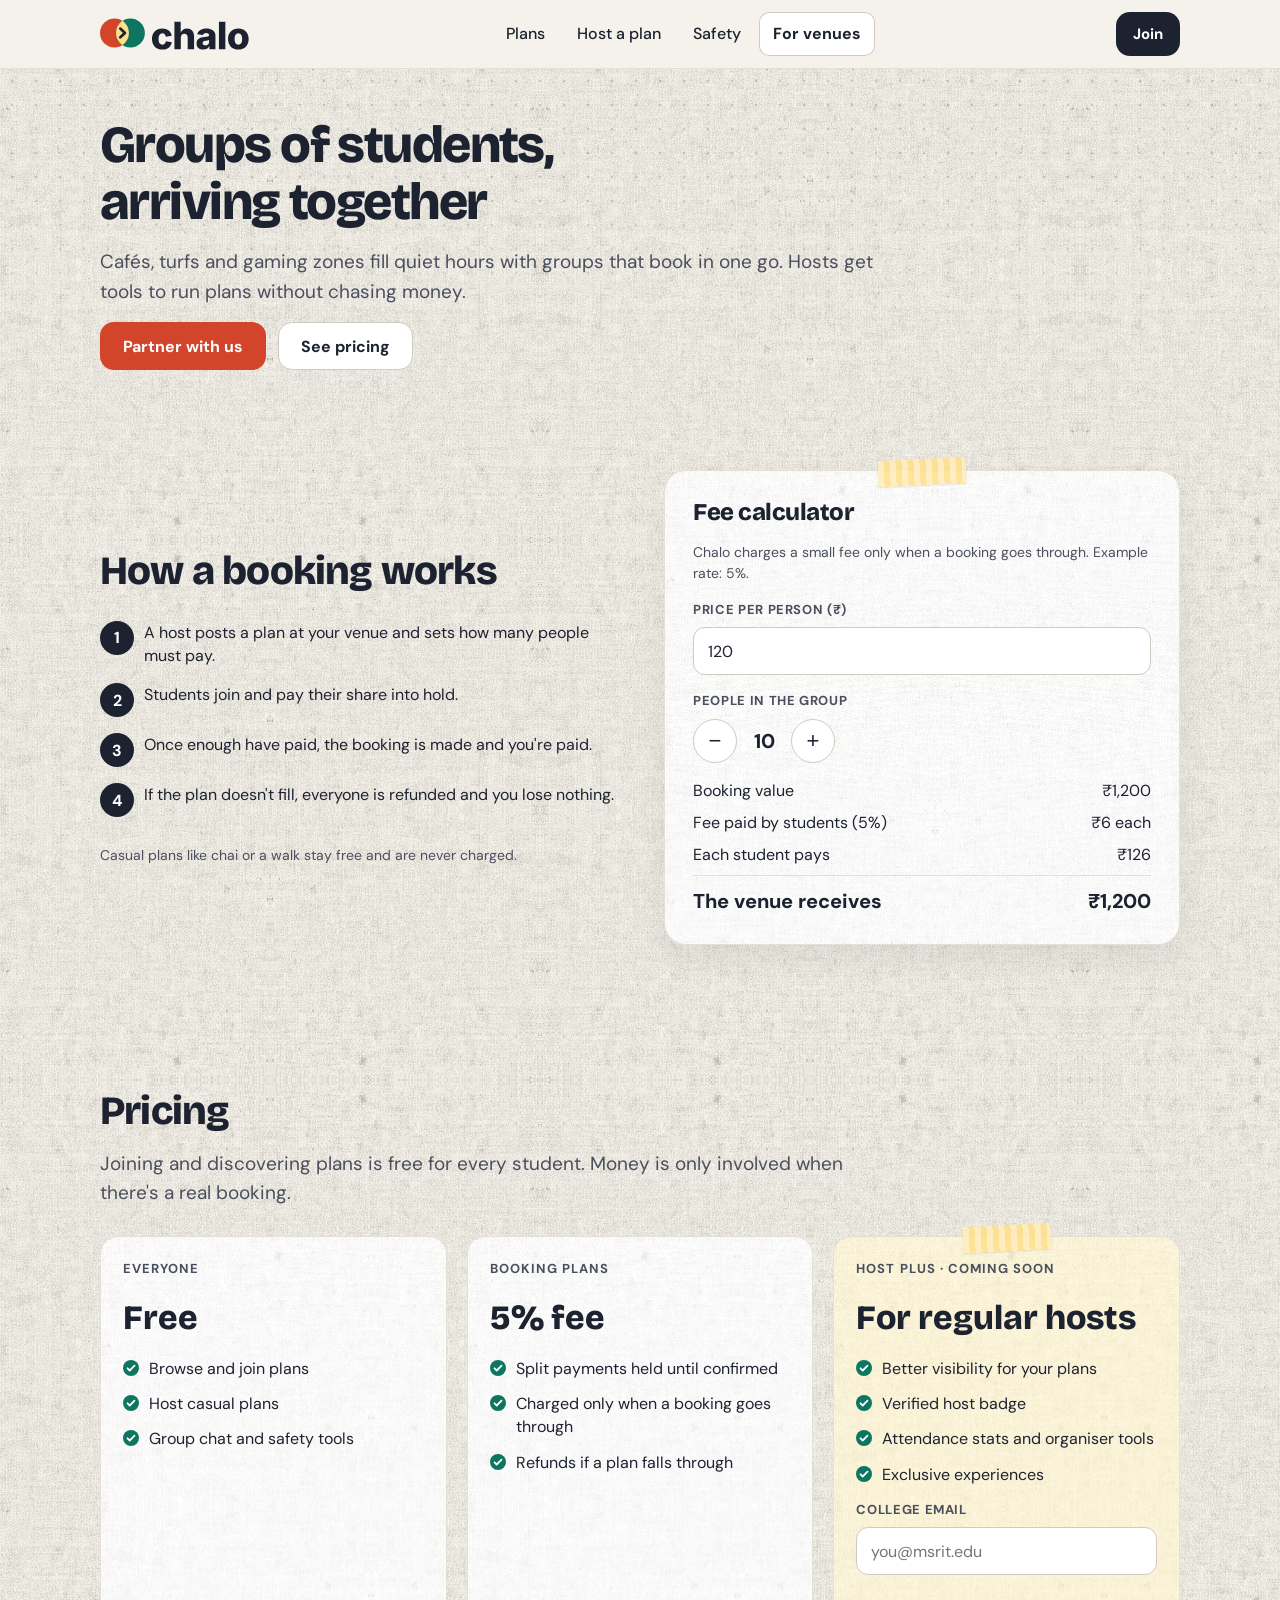
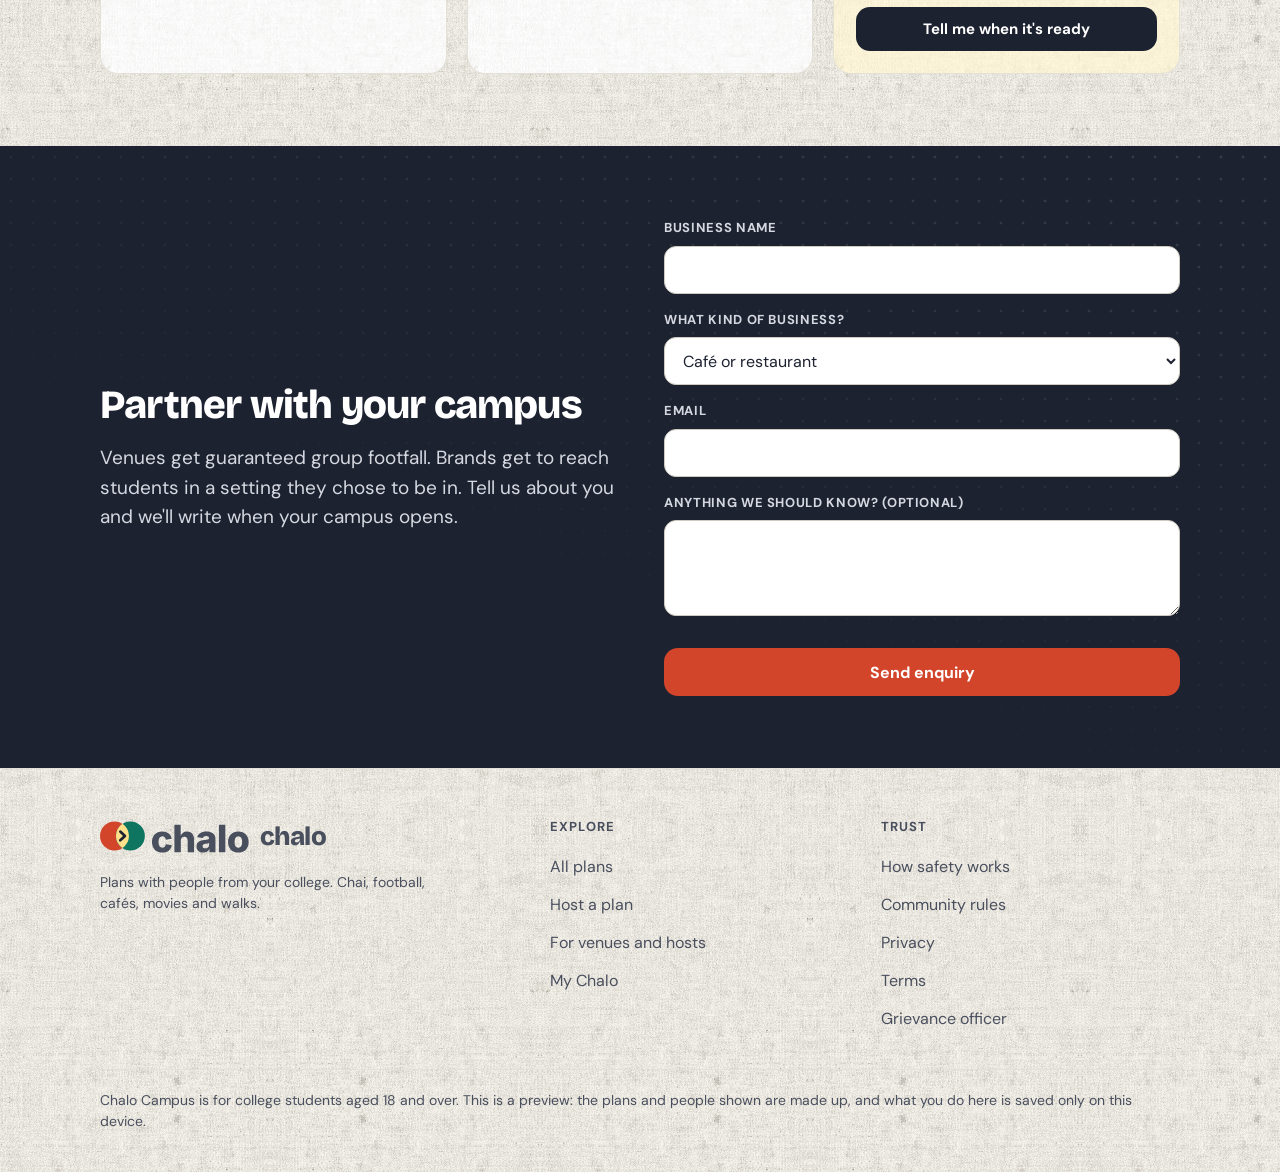
<file: Chalo_Campus_v3/venues.html>
<!doctype html>
<html lang="en">
<head>
<meta charset="utf-8">
<meta name="viewport" content="width=device-width, initial-scale=1, viewport-fit=cover">
<title>For venues and hosts · Chalo Campus</title>
<meta name="description" content="Fill your quiet hours with groups of students. How bookings, fees and Host Plus work.">
<meta name="theme-color" content="#F5F3EC">
<link rel="icon" href="data:image/svg+xml,%3Csvg xmlns=%22http://www.w3.org/2000/svg%22 viewBox=%220 0 200 200%22 width=%22200%22 height=%22200%22 style=%22flex-shrink:0%22%3E%3Crect width=%22200%22 height=%22200%22 rx=%2246%22 fill=%22%231D2230%22/%3E%3Cg transform=%22translate%2831.8 45%29 scale%281.1%29%22%3E%0A%3Ccircle cx=%2240%22 cy=%2250%22 r=%2240%22 fill=%22%23D2452B%22/%3E%3Ccircle cx=%2284%22 cy=%2250%22 r=%2240%22 fill=%22%230E7561%22/%3E%0A%3Cpath d=%22M62 16.6 A40 40 0 0 1 62 83.4 A40 40 0 0 1 62 16.6 Z%22 fill=%22%23FFE08A%22/%3E%0A%3Cpath d=%22M56 38 L69 50 L56 62%22 fill=%22none%22 stroke=%22%231D2230%22 stroke-width=%227.5%22 stroke-linecap=%22round%22 stroke-linejoin=%22round%22/%3E%3C/g%3E%3C/svg%3E">
<link rel="preconnect" href="https://fonts.googleapis.com">
<link rel="preconnect" href="https://fonts.gstatic.com" crossorigin>
<link rel="stylesheet" href="https://fonts.googleapis.com/css2?family=Bricolage+Grotesque:wght@600;800&amp;family=Caveat:wght@600&amp;family=DM+Sans:wght@400;500;700&amp;display=swap">
<style>
/* Chalo Campus: shared styles. Off-white paper, grain, dot grid, halftone, washi tape. */
:root{
  --bg:#F5F3EC;--ink:#1D2230;--ink2:#4A4F5E;--line:#E3E0D6;--line2:#CFCBC0;
  --accent:#D2452B;--accent-d:#B63A22;--green:#0E7561;--green-d:#0A5A4A;--mint:#E4F0EB;
  --butter:#FFE08A;--amber:#FFF3D1;--amber-ink:#6B4A00;--danger:#B3261E;
  --display:'Bricolage Grotesque','DM Sans',system-ui,sans-serif;
  --body:'DM Sans',system-ui,-apple-system,'Segoe UI',sans-serif;
  --hand:'Caveat','Segoe Script','Bradley Hand',cursive;
  --shadow:0 12px 32px rgba(29,34,48,.08);
  --grain:url("texture.webp");--grain-soft:url("texture-soft.webp");
  --squig:url("data:image/svg+xml,%3Csvg xmlns='http://www.w3.org/2000/svg' width='24' height='8' viewBox='0 0 24 8'%3E%3Cpath d='M0 4 Q6 0 12 4 T24 4' fill='none' stroke='%23D2452B' stroke-width='2' stroke-linecap='round'/%3E%3C/svg%3E");
}
*{box-sizing:border-box}
html{scroll-behavior:smooth}
body{margin:0;background-color:var(--bg);background-image:var(--grain);color:var(--ink);font-family:var(--body);font-size:16px;line-height:1.5;-webkit-font-smoothing:antialiased}
body::before{content:"";position:fixed;inset:0 0 auto;height:env(safe-area-inset-top,0px);z-index:60;background:var(--bg)}
img,svg{max-width:100%}
h1,h2,h3,h4{font-family:var(--display);font-weight:800;letter-spacing:-.02em;line-height:1.1;margin:0;text-wrap:balance}
h1{font-size:clamp(38px,6vw,62px);letter-spacing:-.03em}
.h2{font-size:clamp(28px,4vw,40px)}
.h3{font-size:24px}
p{margin:0}
a{color:var(--green-d)}
.lead{font-size:19px;line-height:1.55;color:var(--ink2);max-width:60ch}
.hint{font-size:14px;color:var(--ink2);line-height:1.5}
.eyebrow{font-size:13px;font-weight:700;letter-spacing:.08em;text-transform:uppercase;color:var(--ink2)}
:focus-visible{outline:3px solid var(--ink);outline-offset:2px}
.visually-hidden{position:absolute;width:1px;height:1px;overflow:hidden;clip:rect(0 0 0 0);white-space:nowrap}
[hidden]{display:none!important}

/* layout */
.wrap{max-width:1120px;margin:0 auto;padding-left:max(20px,env(safe-area-inset-left,0px));padding-right:max(20px,env(safe-area-inset-right,0px))}
.section{padding-top:72px;padding-bottom:72px}
.section-tight{padding-top:24px;padding-bottom:64px}
.stack{display:flex;flex-direction:column;gap:16px}
.stack-lg{display:flex;flex-direction:column;gap:28px}
.row{display:flex;flex-wrap:wrap;gap:12px;align-items:center}
.between{display:flex;flex-wrap:wrap;gap:8px 16px;align-items:center;justify-content:space-between}
.grid{display:grid;gap:20px;align-items:start}
.cols-3{grid-template-columns:repeat(auto-fit,minmax(280px,1fr))}
.cols-4{grid-template-columns:repeat(auto-fit,minmax(220px,1fr))}
.cols-2{grid-template-columns:repeat(auto-fit,minmax(320px,1fr))}
.cards{grid-template-columns:repeat(auto-fill,minmax(320px,1fr))}
.split{display:grid;grid-template-columns:minmax(0,1fr) minmax(0,1fr);gap:48px;align-items:center}
.minw{min-width:0}
@media (max-width:860px){.split{grid-template-columns:minmax(0,1fr);gap:32px}}

/* textures */
.dots,.halftone,.navy{position:relative;isolation:isolate}
.dots::before{content:"";position:absolute;inset:0;z-index:-1;background-image:radial-gradient(rgba(29,34,48,.16) 1.2px,transparent 1.7px);background-size:24px 24px;-webkit-mask-image:linear-gradient(#000 35%,transparent);mask-image:linear-gradient(#000 35%,transparent)}
.halftone{background-color:var(--mint)}
.halftone::before{content:"";position:absolute;inset:0;z-index:-1;background-image:radial-gradient(circle,rgba(14,117,97,.22) 2.2px,transparent 2.7px),radial-gradient(circle,rgba(14,117,97,.22) 2.2px,transparent 2.7px);background-size:18px 18px;background-position:0 0,9px 9px;-webkit-mask-image:linear-gradient(120deg,#000,transparent 65%);mask-image:linear-gradient(120deg,#000,transparent 65%)}
.navy{background-color:var(--ink);color:#fff}
.navy::before{content:"";position:absolute;inset:0;z-index:-1;background-image:radial-gradient(rgba(255,255,255,.13) 1.2px,transparent 1.7px);background-size:22px 22px;-webkit-mask-image:linear-gradient(200deg,#000,transparent 70%);mask-image:linear-gradient(200deg,#000,transparent 70%)}
.navy .hint,.navy .lead{color:#D5D8E0}
.paper{background-color:#fff;background-image:var(--grain-soft)}
.tape{position:relative}
.tape::before{content:"";position:absolute;top:-12px;left:50%;width:88px;height:26px;transform:translateX(-50%) rotate(-3deg);background-color:rgba(255,224,138,.85);background-image:repeating-linear-gradient(90deg,rgba(255,255,255,.4) 0 6px,transparent 6px 12px);box-shadow:0 1px 2px rgba(0,0,0,.1);z-index:2}
.squiggle{background:var(--squig) repeat-x 0 100%;background-size:24px 8px;padding-bottom:8px}
.hl{background:var(--butter);padding:0 10px;border-radius:10px;box-decoration-break:clone;-webkit-box-decoration-break:clone}

/* buttons, chips, pills */
.btn{display:inline-flex;align-items:center;justify-content:center;gap:8px;min-height:48px;padding:0 22px;border-radius:14px;border:1.5px solid transparent;font:700 16px var(--body);cursor:pointer;text-decoration:none;text-align:center;transition:transform .12s ease,box-shadow .12s ease,background-color .12s ease}
.btn:hover{transform:translateY(-1px);box-shadow:0 6px 14px rgba(29,34,48,.14)}
.btn:disabled,.btn[disabled]{opacity:.55;cursor:not-allowed;transform:none;box-shadow:none}
.btn-primary{background:var(--accent);color:#fff}.btn-primary:hover{background:var(--accent-d)}
.btn-dark{background:var(--ink);color:#fff}
.btn-ghost{background:transparent;border-color:var(--ink);color:var(--ink)}
.btn-soft{background:#fff;border-color:var(--line2);color:var(--ink)}
.btn-light{background:#fff;color:var(--ink)}
.btn-sm{min-height:44px;padding:0 16px;font-size:15px}
.btn-block{width:100%}
.link-btn{min-height:44px;padding:0;border:0;background:transparent;color:var(--green-d);font:700 15px var(--body);text-decoration:underline;cursor:pointer}
.chips{display:flex;flex-wrap:wrap;gap:8px}
.chip{min-height:44px;padding:0 16px;border-radius:999px;border:1px solid var(--line2);background:#fff;color:var(--ink);font:500 15px var(--body);cursor:pointer}
.chip[aria-pressed="true"]{background:var(--ink);border-color:var(--ink);color:#fff}
.chip[disabled]{opacity:.5;cursor:not-allowed}
.pill{display:inline-flex;align-items:center;padding:4px 12px;border-radius:999px;background:#EEF0F4;font-size:13px;font-weight:700;color:var(--ink)}
.pill-green{background:var(--mint);color:var(--green-d)}
.pill-amber{background:var(--amber);color:var(--amber-ink)}
.ok{color:var(--green-d);font-weight:700}
.note{padding:10px 14px;border-radius:12px;background:var(--amber);color:var(--amber-ink);font-size:14px;line-height:1.5}
.note-green{background:var(--mint);color:var(--green-d)}

/* forms */
.field{display:flex;flex-direction:column;gap:8px;min-width:0}
.label{font-size:13px;font-weight:700;letter-spacing:.05em;text-transform:uppercase;color:var(--ink2)}
.input,.select,.textarea{width:100%;min-height:48px;padding:0 14px;border-radius:12px;border:1px solid var(--line2);background:#fff;color:var(--ink);font:400 16px var(--body)}
.textarea{padding:12px 14px;min-height:96px;resize:vertical}
.err{margin:0;color:var(--danger);font-size:14px;font-weight:500}
.check{display:flex;gap:10px;align-items:flex-start;font-size:15px;line-height:1.45}
.check input{width:22px;height:22px;margin-top:1px;flex:none;accent-color:var(--green)}
.switch{display:flex;align-items:center;justify-content:space-between;gap:16px;width:100%;min-height:56px;padding:8px 14px;border-radius:12px;border:1px solid var(--line);background:#FBFAF7;text-align:left;color:var(--ink);cursor:pointer;font-family:var(--body)}
.switch .t{display:flex;flex-direction:column;gap:2px;min-width:0}
.switch .t b{font-size:15px}.switch .t span{font-size:13px;color:var(--ink2)}
.switch .tr{position:relative;flex:none;width:44px;height:26px;border-radius:999px;background:#B9B5A8}
.switch .tr::after{content:"";position:absolute;top:3px;left:3px;width:20px;height:20px;border-radius:50%;background:#fff;transition:left .15s}
.switch[aria-checked="true"] .tr{background:var(--green)}
.switch[aria-checked="true"] .tr::after{left:21px}
.stepper{display:flex;align-items:center;gap:12px}
.stepper button{width:44px;height:44px;border-radius:50%;border:1px solid var(--line2);background:#fff;font-size:22px;color:var(--ink);cursor:pointer}
.stepper output{min-width:30px;text-align:center;font-size:20px;font-weight:800;font-variant-numeric:tabular-nums}

/* cards */
.card{background-color:#fff;background-image:var(--grain-soft);border:1px solid var(--line);border-radius:18px;padding:22px;min-width:0}
.card-lg{border-radius:22px;padding:28px;box-shadow:var(--shadow)}
.box{border:1px solid var(--line);border-radius:14px;padding:16px;background:#FBFAF7;display:flex;flex-direction:column;gap:12px}

/* header */
.site-header{position:sticky;top:env(safe-area-inset-top,0px);z-index:50;background:rgba(245,243,236,.94);-webkit-backdrop-filter:blur(8px);backdrop-filter:blur(8px);border-bottom:1px solid var(--line)}
.site-header .wrap{display:flex;align-items:center;justify-content:space-between;gap:16px;min-height:68px}
.logo{display:flex;align-items:center;gap:10px;color:var(--ink);text-decoration:none;font-family:var(--display);font-weight:800;font-size:26px;letter-spacing:-.02em}
.nav{display:flex;align-items:center;gap:4px;flex:1;justify-content:center}
.nav a{display:inline-flex;align-items:center;min-height:44px;padding:0 14px;border-radius:10px;color:var(--ink);text-decoration:none;font-weight:500}
.nav a:hover{background:rgba(29,34,48,.06)}
.nav a[aria-current="page"]{background:#fff;box-shadow:inset 0 0 0 1px var(--line2);font-weight:700}
.head-actions{display:flex;align-items:center;gap:8px}
.menu-btn{display:none}
.av{width:32px;height:32px;border-radius:50%;display:inline-flex;align-items:center;justify-content:center;font-weight:700;font-size:13px;border:2px solid #fff;box-sizing:border-box;flex:none;color:var(--ink)}
.avs{display:flex;align-items:center;padding-right:8px}.avs .av{margin-right:-8px}
@media (max-width:860px){
  .menu-btn{display:inline-flex}
  .nav{display:none;position:absolute;top:100%;left:0;right:0;flex-direction:column;align-items:stretch;gap:2px;padding:12px max(20px,env(safe-area-inset-right,0px)) 20px max(20px,env(safe-area-inset-left,0px));background:var(--bg);border-bottom:1px solid var(--line)}
  .nav.open{display:flex}
  .logo{font-size:24px}
}

/* footer */
.site-footer{border-top:1px solid var(--line);margin-top:0;padding-top:48px;padding-bottom:40px}
.foot-grid{display:grid;grid-template-columns:minmax(0,1.4fr) repeat(2,minmax(0,1fr));gap:32px}
.foot-grid ul{list-style:none;margin:12px 0 0;padding:0;display:flex;flex-direction:column;gap:2px}
.foot-grid a{display:inline-flex;align-items:center;min-height:36px;color:var(--ink2);text-decoration:none}
.foot-grid a:hover{color:var(--ink);text-decoration:underline}
.foot-base{margin-top:32px;padding-top:20px;border-top:1px solid var(--line);font-size:14px;color:var(--ink2)}
@media (max-width:700px){.foot-grid{grid-template-columns:minmax(0,1fr) minmax(0,1fr)}.foot-grid>:first-child{grid-column:1/-1}}

/* hero */
.hero{padding-top:56px;padding-bottom:84px}
.hero-grid{display:grid;grid-template-columns:minmax(0,1.1fr) minmax(0,.9fr);gap:48px;align-items:center}
@media (max-width:900px){.hero-grid{grid-template-columns:minmax(0,1fr)}.hero{padding-top:32px}}
.badge{display:inline-flex;align-items:center;gap:8px;padding:8px 14px;border-radius:999px;background:#fff;border:1px solid var(--line);font-size:14px;font-weight:500}
.ticks{list-style:none;margin:0;padding:0;display:flex;flex-wrap:wrap;gap:10px 22px;font-size:15px;color:var(--ink2)}
.ticks li{display:flex;align-items:center;gap:8px}
.hero-art{position:relative;display:flex;flex-direction:column;gap:18px;padding:16px 0 8px}
.postit{align-self:flex-start;width:min(300px,100%);padding:26px 24px 22px;background:#FFE98F;border-radius:4px;transform:rotate(-3deg);box-shadow:0 14px 26px rgba(29,34,48,.16);font-family:var(--hand);font-size:34px;line-height:1;font-weight:600}
.postit small{display:block;margin-top:12px;font-size:22px;color:#5A4A12}
.ticket{display:block;text-decoration:none;color:var(--ink);padding:16px 18px;border-radius:16px;background-color:#fff;background-image:var(--grain-soft);border:1px solid var(--line);box-shadow:var(--shadow)}
.ticket:nth-of-type(1){transform:rotate(1.6deg);margin-left:12%}
.ticket:nth-of-type(2){transform:rotate(-1.4deg);margin-left:2%}
.ticket b{display:block;font-family:var(--display);font-size:19px;line-height:1.2;margin:4px 0 6px}
.ticket .hint{display:flex;gap:10px;flex-wrap:wrap}
.notes{display:grid;grid-template-columns:repeat(auto-fit,minmax(240px,1fr));gap:26px}
.sticky{position:relative;padding:26px 22px 22px;border-radius:4px;font-family:var(--hand);font-size:32px;line-height:1.05;font-weight:600;box-shadow:0 12px 22px rgba(29,34,48,.12)}
.sticky:nth-child(1){background:#FFE98F;transform:rotate(-2deg)}
.sticky:nth-child(2){background:#CFE5F5;transform:rotate(1.5deg)}
.sticky:nth-child(3){background:#F8DCE2;transform:rotate(-1deg)}
.tiles{display:grid;grid-template-columns:repeat(auto-fit,minmax(200px,1fr));gap:14px}
.tile{display:flex;flex-direction:column;gap:4px;min-height:96px;padding:16px 18px;border-radius:16px;text-decoration:none;color:var(--ink);border:1px solid rgba(29,34,48,.08);transition:transform .12s ease}
.tile:hover{transform:translateY(-2px) rotate(-.6deg)}
.tile b{font-family:var(--display);font-size:20px}
.tile span{font-size:14px;color:rgba(29,34,48,.75)}
.step{display:flex;gap:14px;align-items:flex-start}
.num{flex:none;width:34px;height:34px;border-radius:50%;background:var(--ink);color:#fff;display:inline-flex;align-items:center;justify-content:center;font-weight:700}
.ticks-list{list-style:none;margin:0;padding:0;display:flex;flex-direction:column;gap:12px}
.ticks-list li{display:flex;gap:10px;align-items:flex-start;line-height:1.45}
.ticks-list svg{flex:none;margin-top:3px}
.page-head{padding-top:48px;padding-bottom:28px}

/* plan card */
.plan{display:flex;flex-direction:column;gap:14px;padding:20px 20px 18px}
.plan-title{font-size:22px;line-height:1.2}
.plan-title a{color:var(--ink);text-decoration:none}
.plan-title a:hover{text-decoration:underline}
.pills{display:flex;flex-wrap:wrap;gap:6px}
.meta{list-style:none;margin:0;padding:0;display:flex;flex-direction:column;gap:6px;font-size:15px;color:#3B4050}
.meta li{display:flex;gap:8px;align-items:center}
.meta svg{flex:none}
.plan-host{display:flex;gap:10px;align-items:center;font-size:14px;color:#3B4050}
.perf{position:relative;border-top:2px dashed var(--line2);margin:2px -20px}
.perf::before,.perf::after{content:"";position:absolute;top:-11px;width:20px;height:20px;border-radius:50%;background:var(--bg);border:1px solid var(--line)}
.perf::before{left:-11px;clip-path:inset(0 0 0 50%)}
.perf::after{right:-11px;clip-path:inset(0 50% 0 0)}
.plan-foot{display:flex;flex-direction:column;gap:10px}
.bar{height:6px;border-radius:999px;background:#ECEAE3;overflow:hidden}
.bar i{display:block;height:100%;background:var(--green);border-radius:999px}
.actions{display:flex;gap:8px;flex-wrap:wrap}
.actions .btn{flex:1 1 120px}

/* filters */
.filters{display:flex;flex-direction:column;gap:16px}
.filter-row{display:grid;grid-template-columns:repeat(auto-fit,minmax(180px,1fr));gap:14px}
.empty{padding:36px;border-radius:18px;border:2px dashed var(--line2);text-align:center;display:flex;flex-direction:column;gap:12px;align-items:center}

/* plan detail */
.detail{display:grid;grid-template-columns:minmax(0,1fr) 380px;gap:28px;align-items:start}
.sticky-col{position:sticky;top:90px;display:flex;flex-direction:column;gap:20px}
@media (max-width:940px){.detail{grid-template-columns:minmax(0,1fr)}.sticky-col{position:static}}
.facts{display:grid;grid-template-columns:auto minmax(0,1fr);gap:10px 18px;margin:0}
.facts dt{font-weight:700;color:var(--ink2);font-size:14px}.facts dd{margin:0}
.people{list-style:none;margin:0;padding:0;display:flex;flex-direction:column;gap:6px}
.people li{display:flex;align-items:center;gap:12px;flex-wrap:wrap;padding:8px 0;border-bottom:1px solid var(--line)}
.people li:last-child{border-bottom:0}
.people .who{flex:1 1 180px;min-width:0}
.people .acts{display:flex;gap:4px}
.chat{display:flex;flex-direction:column;gap:10px;max-height:340px;overflow:auto;padding:2px}
.msg{max-width:88%;padding:10px 14px;border-radius:14px;background:#F0EEE6;align-self:flex-start;overflow-wrap:anywhere}
.msg small{display:block;font-size:12px;opacity:.7;margin-bottom:2px}
.msg.me{align-self:flex-end;background:var(--ink);color:#fff}
.sum{margin:0;display:flex;flex-direction:column;gap:8px;font-variant-numeric:tabular-nums}
.sum div{display:flex;justify-content:space-between;gap:12px}
.sum dd{margin:0}
.sum .tot{padding-top:10px;border-top:1px solid var(--line);font-size:20px;font-weight:800}
.ok-msg{padding:10px 14px;border-radius:12px;background:var(--mint);color:var(--green-d);font-weight:700;font-size:15px}
.rate{display:flex;flex-wrap:wrap;gap:8px;align-items:center;padding:10px 0;border-bottom:1px solid var(--line)}

/* faq */
details.faq{border-bottom:1px solid var(--line)}
details.faq summary{cursor:pointer;list-style:none;display:flex;justify-content:space-between;gap:16px;align-items:center;min-height:56px;font-weight:700;font-size:17px}
details.faq summary::-webkit-details-marker{display:none}
details.faq summary::after{content:"+";font-size:24px;font-weight:400}
details.faq[open] summary::after{content:"\2212"}
details.faq p{padding:0 0 18px;color:var(--ink2);max-width:62ch}

/* modal + toast */
.modal-back{position:fixed;inset:0;z-index:100;background:rgba(29,34,48,.55);display:flex;align-items:center;justify-content:center;padding:16px}
.modal{position:relative;width:100%;max-width:480px;max-height:100%;overflow:auto;background-color:#fff;background-image:var(--grain-soft);border-radius:22px;padding:28px;display:flex;flex-direction:column;gap:16px;box-shadow:0 24px 60px rgba(0,0,0,.3)}
.modal-x{position:absolute;top:10px;right:10px;width:44px;height:44px;border:0;background:transparent;font-size:28px;line-height:1;cursor:pointer;color:var(--ink)}
.toast{position:fixed;left:50%;bottom:calc(24px + env(safe-area-inset-bottom,0px));transform:translate(-50%,20px);opacity:0;pointer-events:none;background:var(--ink);color:#fff;padding:14px 20px;border-radius:14px;max-width:min(480px,calc(100% - 32px));z-index:200;transition:opacity .2s,transform .2s;font-size:15px;box-shadow:0 8px 24px rgba(29,34,48,.3)}
.toast.on{opacity:1;transform:translate(-50%,0)}

/* tables and calc */
.tiers{display:grid;grid-template-columns:repeat(auto-fit,minmax(260px,1fr));gap:20px;align-items:stretch}
.tier{display:flex;flex-direction:column;gap:14px}
.tier .price{font-family:var(--display);font-size:34px;font-weight:800}
.prose{max-width:70ch;display:flex;flex-direction:column;gap:14px}
.prose h2{font-size:28px;margin-top:20px}
.prose ul{margin:0;padding-left:22px;display:flex;flex-direction:column;gap:6px}
.prose mark{background:var(--butter);padding:0 6px;border-radius:6px}
.toc{display:flex;flex-wrap:wrap;gap:8px}
noscript .note{margin:16px}
@media (prefers-reduced-motion:reduce){*,*::before,*::after{transition:none!important;animation:none!important;scroll-behavior:auto!important}}

body,.paper,.card,.ticket,.modal{background-size:540px 540px}</style>
<link rel="stylesheet" href="motion.css">
<script src="motion.js"></script>
</head>
<body>
<div id="site-header"></div>
<noscript><p class="note">The calculator and forms on this page need JavaScript.</p></noscript>

<main id="main" data-page="venues">
<section class="page-head dots">
<div class="wrap stack">
<h1 style="font-size:clamp(34px,5vw,52px);max-width:20ch">Groups of students, arriving together</h1>
<p class="lead">Cafés, turfs and gaming zones fill quiet hours with groups that book in one go. Hosts get tools to run plans without chasing money.</p>
<div class="row"><a class="btn btn-primary" href="#partner">Partner with us</a><a class="btn btn-soft" href="#pricing">See pricing</a></div>
</div>
</section>

<section class="section">
<div class="wrap split">
<div class="stack-lg minw">
<h2 class="h2">How a booking works</h2>
<ol class="ticks-list" style="gap:16px">
<li><span class="num">1</span><span>A host posts a plan at your venue and sets how many people must pay.</span></li>
<li><span class="num">2</span><span>Students join and pay their share into hold.</span></li>
<li><span class="num">3</span><span>Once enough have paid, the booking is made and you're paid.</span></li>
<li><span class="num">4</span><span>If the plan doesn't fill, everyone is refunded and you lose nothing.</span></li>
</ol>
<p class="hint">Casual plans like chai or a walk stay free and are never charged.</p>
</div>
<div class="card card-lg stack tape">
<h3 class="h3">Fee calculator</h3>
<p class="hint">Chalo charges a small fee only when a booking goes through. Example rate: 5%.</p>
<div class="field"><label class="label" for="c-price">Price per person (₹)</label><input class="input" id="c-price" type="number" min="0" max="5000" step="10" value="120" inputmode="numeric"></div>
<div class="field"><span class="label" id="c-nl">People in the group</span><div class="stepper"><button type="button" id="c-dn" aria-label="Fewer people">−</button><output id="c-n" aria-labelledby="c-nl">10</output><button type="button" id="c-up" aria-label="More people">+</button></div></div>
<dl class="sum"><div><dt>Booking value</dt><dd id="c-total"></dd></div><div><dt>Fee paid by students (5%)</dt><dd id="c-fee"></dd></div><div><dt>Each student pays</dt><dd id="c-each"></dd></div><div class="tot"><dt>The venue receives</dt><dd id="c-venue"></dd></div></dl>
</div>
</div>
</section>

<section class="section" id="pricing">
<div class="wrap stack-lg">
<div class="stack"><h2 class="h2">Pricing</h2><p class="lead">Joining and discovering plans is free for every student. Money is only involved when there's a real booking.</p></div>
<div class="tiers">
<div class="card stack tier"><span class="eyebrow">Everyone</span><div class="price">Free</div><ul class="ticks-list"><li data-t>Browse and join plans</li><li data-t>Host casual plans</li><li data-t>Group chat and safety tools</li></ul></div>
<div class="card stack tier"><span class="eyebrow">Booking plans</span><div class="price">5% fee</div><ul class="ticks-list"><li data-t>Split payments held until confirmed</li><li data-t>Charged only when a booking goes through</li><li data-t>Refunds if a plan falls through</li></ul></div>
<div class="card stack tier tape" style="background-color:#FFF8DC"><span class="eyebrow">Host Plus · coming soon</span><div class="price">For regular hosts</div><ul class="ticks-list"><li data-t>Better visibility for your plans</li><li data-t>Verified host badge</li><li data-t>Attendance stats and organiser tools</li><li data-t>Exclusive experiences</li></ul>
<form id="plusForm" class="stack" novalidate><div class="field"><label class="label" for="pl-email">College email</label><input class="input" id="pl-email" type="email" autocomplete="email" placeholder="you@msrit.edu"></div><p class="err" id="pl-err" role="alert"></p><p class="ok-msg" id="pl-ok" role="status" hidden>You're on the Host Plus list.</p><button class="btn btn-dark btn-sm" type="submit">Tell me when it's ready</button></form></div>
</div>
</div>
</section>

<section class="navy" id="partner">
<div class="wrap section split">
<div class="stack minw">
<h2 class="h2">Partner with your campus</h2>
<p class="lead">Venues get guaranteed group footfall. Brands get to reach students in a setting they chose to be in. Tell us about you and we'll write when your campus opens.</p>
</div>
<form id="partnerForm" class="stack" novalidate>
<div class="field"><label class="label" for="pn-name" style="color:#D5D8E0">Business name</label><input class="input" id="pn-name" autocomplete="organization"></div>
<div class="field"><label class="label" for="pn-type" style="color:#D5D8E0">What kind of business?</label><select class="select" id="pn-type"><option>Café or restaurant</option><option>Turf or sports facility</option><option>Gaming lounge</option><option>Cinema or entertainment</option><option>Workshop or experience</option><option>Brand or sponsor</option></select></div>
<div class="field"><label class="label" for="pn-email" style="color:#D5D8E0">Email</label><input class="input" id="pn-email" type="email" autocomplete="email"></div>
<div class="field"><label class="label" for="pn-msg" style="color:#D5D8E0">Anything we should know? (optional)</label><textarea class="textarea" id="pn-msg" maxlength="400"></textarea></div>
<p class="err" id="pn-err" role="alert" style="color:#FFB4AB"></p><p class="ok-msg" id="pn-ok" role="status" hidden>Thanks. We'll be in touch when your campus opens.</p>
<button class="btn btn-primary" type="submit">Send enquiry</button>
</form>
</div>
</section>
</main>

<div id="site-footer"></div>
<script>
/* Chalo Campus: shared script. Data lives in this browser only (localStorage). */
(function () {
  'use strict';

  const KEY = 'chalo.v1';
  const CAMPUS = 'MSRIT Bengaluru';
  const FEE_RATE = 0.05;

  const CATS = [
    { k: 'Chai', s: 'chai', c: '#FFE3B8' },
    { k: 'Food & cafés', s: 'food', c: '#F5DCCB' },
    { k: 'Sports', s: 'sports', c: '#CDEBD8' },
    { k: 'Gaming', s: 'gaming', c: '#DCD4F7' },
    { k: 'Movies', s: 'movies', c: '#F7D3D9' },
    { k: 'Explore', s: 'explore', c: '#CFE5F5' },
    { k: 'Study', s: 'study', c: '#E6EAB8' },
    { k: 'Creative', s: 'creative', c: '#F8DCE2' }
  ];
  const DEPT_GROUPS = [{ label: 'Engineering & Technology Departments', items: ['Aerospace Engineering', 'Artificial Intelligence & Data Science', 'Artificial Intelligence & Machine Learning', 'Biotechnology', 'Chemical Engineering', 'Civil Engineering', 'Computer Science & Engineering', 'Computer Science & Engineering (AI & ML)', 'Computer Science & Engineering (Cybersecurity)', 'Electrical & Electronics Engineering', 'Electronics & Communication Engineering', 'Electronics & Instrumentation Engineering', 'Electronics & Telecommunication Engineering', 'Industrial Engineering & Management', 'Information Science & Engineering', 'Medical Electronics Engineering', 'Mechanical Engineering'] }, { label: 'Architecture, Science, Management & Applications', items: ['Architecture', 'Chemistry', 'Humanities', 'Mathematics', 'Physics (Basic Sciences)', 'Master of Computer Applications (MCA)', 'Department of Management Studies (MBA)'] }];
  const DEPTS = DEPT_GROUPS.reduce(function (a, g) { return a.concat(g.items); }, []);
  const VENUES = [
    { g: 'On campus', items: ['Campus canteen', 'Campus library', 'Sports ground'] },
    { g: 'Cafés and food', items: ['Tea stall by the main gate', 'Café near campus', 'Restaurant near campus'] },
    { g: 'Sports and games', items: ['Turf near campus', 'Gaming lounge near campus', 'Bowling alley'] },
    { g: 'Outdoors', items: ['Cubbon Park', 'Lalbagh Botanical Garden'] },
    { g: 'Malls and cinemas', items: ['Mall food court', 'Multiplex'] }
  ];
  const AV = ['#FFD9C9', '#D6ECE4', '#E3DCFA', '#FFF0B8', '#D4E6F7', '#F8DCE2'];
  const DAYS = ['Sun', 'Mon', 'Tue', 'Wed', 'Thu', 'Fri', 'Sat'];
  const MONTHS = ['Jan', 'Feb', 'Mar', 'Apr', 'May', 'Jun', 'Jul', 'Aug', 'Sep', 'Oct', 'Nov', 'Dec'];

  const ICON = {
    tick: '<svg width="16" height="16" viewBox="0 0 16 16" fill="none" aria-hidden="true"><circle cx="8" cy="8" r="8" fill="#0E7561"/><path d="M4.5 8.3l2.2 2.2 4.8-4.8" stroke="#fff" stroke-width="1.8" stroke-linecap="round" stroke-linejoin="round"/></svg>',
    clock: '<svg width="16" height="16" viewBox="0 0 16 16" fill="none" aria-hidden="true"><circle cx="8" cy="8" r="6.2" stroke="#5B6070" stroke-width="1.5"/><path d="M8 4.7V8l2.2 1.4" stroke="#5B6070" stroke-width="1.5" stroke-linecap="round"/></svg>',
    pin: '<svg width="16" height="16" viewBox="0 0 16 16" fill="none" aria-hidden="true"><path d="M8 14.2s4.6-3.9 4.6-7.4A4.6 4.6 0 003.4 6.8C3.4 10.3 8 14.2 8 14.2z" stroke="#5B6070" stroke-width="1.5" stroke-linejoin="round"/><circle cx="8" cy="6.8" r="1.6" fill="#5B6070"/></svg>',
    logo: '<svg class="logo-svg" viewBox="0 6 414.6 94" width="150" height="34" role="img" aria-label="Chalo"><g class="lg-a"><circle cx="40" cy="50" r="40" fill="#D2452B"/></g><g class="lg-b"><circle cx="84" cy="50" r="40" fill="#0E7561"/></g><g class="lg-l"><path d="M62 16.6A40 40 0 0 1 62 83.4A40 40 0 0 1 62 16.6Z" fill="#FFE08A"/></g><g class="lg-c"><path d="M56 38L69 50L56 62" fill="none" stroke="#1D2230" stroke-width="7.5" stroke-linecap="round" stroke-linejoin="round"/></g><path d="M172.1953125 96.06640625C186.8203125 96.06640625 196.62109375 88.1953125 198.3984375 75.5L182.046875 72.859375C180.98046875 79.00390625 177.62890625 82.5078125 172.3984375 82.5078125C165.59375 82.5078125 161.734375 76.46484375 161.734375 66.71484375C161.734375 56.9140625 165.59375 51.07421875 172.3984375 51.07421875C177.62890625 51.07421875 180.87890625 54.4765625 181.99609375 60.41796875L198.34765625 57.67578125C196.5703125 45.3359375 186.66796875 37.515625 172.1953125 37.515625C154.421875 37.515625 143.65625 49.296875 143.65625 66.81640625C143.65625 84.28515625 154.421875 96.06640625 172.1953125 96.06640625Z M223.38484375000002 62.6015625C223.38484375000002 56.0 227.29500000000002 52.08984375 233.08406250000002 52.08984375C238.87312500000002 52.08984375 242.32625000000002 55.8984375 242.32625000000002 62.296875V95.0H260.04890625V58.84375C260.04890625 45.99609375 252.27937500000002 37.515625 240.39656250000002 37.515625C231.56062500000002 37.515625 226.07625000000002 42.1875 223.02937500000002 49.5V19.3359375H205.66218750000002V95.0H223.38484375000002Z M285.54312500000003 96.015625C293.41421875000003 96.015625 298.89859375000003 92.8671875 301.99625000000003 87.02734375H302.45328125000003V95.0H319.10953125000003V56.45703125C319.10953125000003 44.26953125 307.98843750000003 37.515625 293.87125000000003 37.515625C279.65250000000003 37.515625 270.71500000000003 44.16796875 268.48062500000003 53.8671875L284.52750000000003 55.94921875C285.49234375000003 52.39453125 288.79312500000003 50.109375 293.71890625000003 50.109375C298.54312500000003 50.109375 301.43765625000003 52.34375 301.43765625000003 56.25390625V56.45703125C301.43765625000003 59.9609375 297.57828125000003 60.671875 287.98062500000003 61.484375C276.50406250000003 62.44921875 266.85562500000003 66.6640625 266.85562500000003 79.2578125C266.85562500000003 90.48046875 274.62515625000003 96.015625 285.54312500000003 96.015625ZM290.92593750000003 84.28515625C286.66031250000003 84.28515625 283.61343750000003 82.25390625 283.61343750000003 78.4453125C283.61343750000003 74.6875 286.55875000000003 72.453125 291.78921875000003 71.69140625C295.09000000000003 71.18359375 299.55875000000003 70.421875 301.59000000000003 69.35546875V74.7890625C301.59000000000003 80.375 296.86734375000003 84.28515625 290.92593750000003 84.28515625Z M346.48265625000005 19.3359375H328.76000000000005V95.0H346.48265625000005Z M382.48859375000006 96.06640625C400.21125000000006 96.06640625 410.97687500000006 84.28515625 410.97687500000006 66.81640625C410.97687500000006 49.296875 400.21125000000006 37.515625 382.48859375000006 37.515625C364.71515625000006 37.515625 353.94953125000006 49.296875 353.94953125000006 66.81640625C353.94953125000006 84.28515625 364.71515625000006 96.06640625 382.48859375000006 96.06640625ZM382.48859375000006 82.5078125C375.68390625000006 82.5078125 372.02765625000006 76.16015625 372.02765625000006 66.71484375C372.02765625000006 57.21875 375.68390625000006 51.07421875 382.48859375000006 51.07421875C389.29328125000006 51.07421875 392.94953125000006 57.21875 392.94953125000006 66.71484375C392.94953125000006 76.16015625 389.29328125000006 82.5078125 382.48859375000006 82.5078125Z" fill="currentColor"/></svg>'
  };

  /* ---------- helpers ---------- */
  function esc(s) {
    return String(s == null ? '' : s).replace(/[&<>"']/g, function (c) {
      return { '&': '&amp;', '<': '&lt;', '>': '&gt;', '"': '&quot;', "'": '&#39;' }[c];
    });
  }
  function rupee(n) { return '₹' + Number(n).toLocaleString('en-IN'); }
  function fee(cost) { return Math.ceil(cost * FEE_RATE); }
  function avColor(name) {
    let h = 0;
    for (let i = 0; i < name.length; i++) h = (h * 31 + name.charCodeAt(i)) >>> 0;
    return AV[h % AV.length];
  }
  function fmtTime(d) {
    let h = d.getHours();
    const m = d.getMinutes();
    const ap = h >= 12 ? 'PM' : 'AM';
    h = h % 12 || 12;
    return h + ':' + (m < 10 ? '0' : '') + m + ' ' + ap;
  }
  function dayStart(d) { return new Date(d.getFullYear(), d.getMonth(), d.getDate()); }
  function dayDiff(ts) { return Math.round((dayStart(new Date(ts)) - dayStart(new Date())) / 864e5); }
  function fmtDay(ts) {
    const d = new Date(ts), diff = dayDiff(ts);
    if (diff === 0) return 'Today';
    if (diff === 1) return 'Tomorrow';
    return DAYS[d.getDay()] + ' ' + d.getDate() + ' ' + MONTHS[d.getMonth()];
  }
  function fmtWhen(ts) { return fmtDay(ts) + ' · ' + fmtTime(new Date(ts)); }
  function at(offset, h, m) {
    const n = new Date();
    return new Date(n.getFullYear(), n.getMonth(), n.getDate() + offset, h, m || 0, 0, 0).getTime();
  }
  function soon(h, m) { const t = at(0, h, m); return t > Date.now() + 30 * 60000 ? t : at(1, h, m); }
  function nextDow(dow) { const diff = (dow - new Date().getDay() + 7) % 7; return diff === 0 ? 7 : diff; }
  function catOf(k) { return CATS.find(function (c) { return c.k === k; }) || { k: k, s: '', c: '#EEF0F4' }; }
  function isLate(ts) { return new Date(ts).getHours() >= 20; }

  /* ---------- state ---------- */
  function blank() {
    return { user: null, plans: [], joins: {}, paid: {}, chats: {}, reports: [], blocked: {}, met: [], rated: {}, waitlist: [], enquiries: [], interests: [] };
  }
  function load() {
    try {
      const raw = localStorage.getItem(KEY);
      if (raw) return Object.assign(blank(), JSON.parse(raw));
    } catch (e) { /* storage unavailable */ }
    return blank();
  }
  const state = load();
  function save() { try { localStorage.setItem(KEY, JSON.stringify(state)); } catch (e) { /* ignore */ } }
  function resetAll() {
    const b = blank();
    Object.keys(state).forEach(function (k) { delete state[k]; });
    Object.assign(state, b);
    save();
  }

  /* ---------- sample plans (made up for this preview) ---------- */
  const HOSTS = {
    rohan: { n: 'Rohan', d: 'Mechanical Engineering', r: 4.8, h: 14 },
    imran: { n: 'Imran', d: 'Computer Science & Engineering', r: 4.9, h: 22 },
    meera: { n: 'Meera', d: 'Architecture', r: 4.9, h: 9 },
    dev: { n: 'Dev', d: 'Computer Science & Engineering', r: 4.7, h: 6 },
    kavya: { n: 'Kavya', d: 'Biotechnology', r: 4.8, h: 11 },
    arjun: { n: 'Arjun', d: 'Civil Engineering', r: 4.6, h: 5 },
    nisha: { n: 'Nisha', d: 'Humanities', r: 4.9, h: 8 },
    farah: { n: 'Farah', d: 'Architecture', r: 4.8, h: 12 },
    tanvi: { n: 'Tanvi', d: 'Humanities', r: 4.7, h: 4 }
  };
  function P(n, d) { return { n: n, d: d }; }
  function seedPlans() {
    const sat = nextDow(6), sun = nextDow(0), fri = nextDow(5);
    return [
      { id: 'p1', title: 'Chai after the last lecture', cat: 'Chai', ts: soon(17, 0), venue: 'Tea stall by the main gate', cap: 6, cost: 0, approve: false, women: false, weekly: false, host: HOSTS.rohan,
        going: [P('Ananya', 'Architecture'), P('Vikram', 'Humanities'), P('Sana', 'Physics (Basic Sciences)')],
        desc: 'Short and easy. Tea, samosas and no agenda. Come straight from your last class, even if you only know one person here.',
        chat: [{ w: 'Rohan', t: 'I will grab the corner bench. Look for the blue backpack.' }] },
      { id: 'p2', title: 'Five-a-side football, all levels welcome', cat: 'Sports', ts: at(sat, 6, 0), venue: 'Turf near campus', cap: 9, cost: 120, minPay: 8, paid0: 5, approve: false, women: false, weekly: true, host: HOSTS.imran,
        going: [P('Karthik', 'Civil Engineering'), P('Priya', 'Humanities'), P('Neil', 'Mechanical Engineering'), P('Tarun', 'Chemistry'), P('Rahul', 'Department of Management Studies (MBA)'), P('Manav', 'Electronics & Communication Engineering')],
        desc: 'We play every Saturday morning. Teams are shuffled each game so nobody is stuck with the same people. Bring water and shoes with grip.',
        chat: [{ w: 'Imran', t: 'Turf is booked once 8 of us have paid. Pay your share in the plan page.' }, { w: 'Karthik', t: 'I will bring the ball.' }] },
      { id: 'p3', title: 'Board games at a quiet café', cat: 'Food & cafés', ts: at(sat, 16, 0), venue: 'Café near campus', cap: 5, cost: 150, minPay: 4, paid0: 2, approve: true, women: true, weekly: false, host: HOSTS.meera,
        going: [P('Zoya', 'Architecture'), P('Isha', 'Humanities')],
        desc: 'A relaxed afternoon of Catan, Codenames and whatever else is on the shelf. Women only, and the host approves each request. The fee covers the table and one drink.',
        chat: [{ w: 'Meera', t: 'Happy to teach any game. No experience needed.' }] },
      { id: 'p4', title: 'Valorant 5-stack, beginners welcome', cat: 'Gaming', ts: at(sun, 15, 0), venue: 'Gaming lounge near campus', cap: 4, cost: 100, minPay: 4, paid0: 2, approve: false, women: false, weekly: false, host: HOSTS.dev,
        going: [P('Manav', 'Electronics & Communication Engineering'), P('Lakshmi', 'Biotechnology')],
        desc: 'Three hours at the lounge. We will mix ranks and keep it friendly. If you have never played, say so and we will pair you up.',
        chat: [] },
      { id: 'p5', title: 'Cubbon Park morning walk', cat: 'Explore', ts: at(sun, 7, 0), venue: 'Cubbon Park', cap: 7, cost: 0, approve: false, women: false, weekly: false, host: HOSTS.kavya,
        going: [P('Lakshmi', 'Biotechnology')],
        desc: 'An easy 4 km loop, then filter coffee. We meet at the main gate and stay together.',
        chat: [] },
      { id: 'p6', title: 'Friday night movie, group booking', cat: 'Movies', ts: at(fri, 19, 15), venue: 'Multiplex', cap: 5, cost: 250, minPay: 5, paid0: 3, approve: false, women: false, weekly: false, host: HOSTS.arjun,
        going: [P('Vikram', 'Humanities'), P('Priya', 'Humanities'), P('Rahul', 'Department of Management Studies (MBA)')],
        desc: 'We will pick the film together in the chat. Tickets are booked once 5 people have paid, and seats are together.',
        chat: [{ w: 'Arjun', t: 'Vote in here for the film. I will book the best-voted one.' }] },
      { id: 'p7', title: 'Library study sprint', cat: 'Study', ts: at(1, 18, 0), venue: 'Campus library', cap: 5, cost: 0, approve: false, women: false, weekly: true, host: HOSTS.tanvi,
        going: [P('Isha', 'Humanities')],
        desc: 'Two 50-minute focus blocks with a tea break in between. Bring whatever you are stuck on.',
        chat: [] },
      { id: 'p8', title: 'Sketch and chai evening', cat: 'Creative', ts: at(1, 17, 30), venue: 'Café near campus', cap: 6, cost: 0, approve: false, women: false, weekly: false, host: HOSTS.farah,
        going: [P('Zoya', 'Architecture'), P('Neil', 'Mechanical Engineering')],
        desc: 'Bring a sketchbook or borrow a pencil. We draw whatever is in front of us and share chai. Beginners are the point.',
        chat: [] },
      { id: 'p9', title: 'Biryani after the practice match', cat: 'Food & cafés', ts: at(sun, 20, 30), venue: 'Restaurant near campus', cap: 6, cost: 200, minPay: 5, paid0: 2, approve: false, women: false, weekly: false, host: HOSTS.nisha,
        going: [P('Tarun', 'Chemistry')],
        desc: 'A group table, so we all eat together. Evening plan, so the host is phone-verified. We leave together at 10 PM.',
        chat: [] },
      { id: 'p10', title: 'Lalbagh sunrise photo walk', cat: 'Explore', ts: at(sun, 6, 30), venue: 'Lalbagh Botanical Garden', cap: 8, cost: 0, approve: false, women: false, weekly: false, host: HOSTS.farah,
        going: [P('Ananya', 'Architecture'), P('Karthik', 'Civil Engineering')],
        desc: 'Phones are fine. We walk slowly, stop often and compare shots over breakfast.',
        chat: [] }
    ];
  }
  const SEEDS = seedPlans();

  function all() {
    return SEEDS.concat(state.plans).sort(function (a, b) { return a.ts - b.ts; });
  }
  function get(id) { return all().find(function (p) { return p.id === id; }); }

  function view(p) {
    const j = state.joins[p.id];
    const going = p.going.slice();
    if (j === 'in') going.push({ n: 'You', d: state.user ? state.user.dept : '', me: true });
    const left = Math.max(0, p.cap - going.length);
    const paidCount = (p.paid0 || 0) + (state.paid[p.id] ? 1 : 0);
    const minPay = p.minPay || 0;
    return { p: p, j: j, going: going, left: left, full: left <= 0, paidCount: paidCount, minPay: minPay,
      confirmed: p.cost > 0 && paidCount >= minPay, late: isLate(p.ts), fee: fee(p.cost) };
  }
  function joinState(v) {
    const p = v.p, me = state.user;
    if (p.mine) return { label: 'Your plan', cls: 'btn-soft', off: true };
    if (v.j === 'in') return { label: "You're in. Tap to leave", cls: 'btn-soft' };
    if (v.j === 'req') return { label: 'Requested. Tap to cancel', cls: 'btn-soft' };
    if (p.women && me && me.gender !== 'woman') return { label: 'Women only', cls: 'btn-soft', off: true };
    if (v.full) return { label: 'Plan is full', cls: 'btn-soft', off: true };
    if (p.approve) return { label: 'Ask to join', cls: 'btn-dark' };
    return { label: p.cost > 0 ? 'Join · ' + rupee(p.cost) : 'Join', cls: 'btn-primary' };
  }

  function planCard(p, opts) {
    opts = opts || {};
    const v = view(p), cat = catOf(p.cat), js = joinState(v);
    const href = 'plan.html#' + p.id;
    const avs = v.going.slice(0, 4).map(function (g) {
      return '<span class="av" style="background:' + avColor(g.n) + '">' + esc(g.n.charAt(0).toUpperCase()) + '</span>';
    }).join('');
    const pills = '<span class="pill" style="background:' + cat.c + '">' + esc(p.cat) + '</span>' +
      (p.weekly ? '<span class="pill">Repeats weekly</span>' : '') +
      (p.women ? '<span class="pill pill-green">Women-only</span>' : '') +
      (p.approve ? '<span class="pill">Host approves</span>' : '');
    const price = p.cost > 0 ? '<strong>' + rupee(p.cost) + '</strong> each' : '<strong>Free</strong> to join';
    const spots = v.full ? 'Full' : v.left + (v.left === 1 ? ' spot left' : ' spots left');
    const pct = Math.min(100, Math.round(v.going.length / p.cap * 100));
    const actions = opts.preview
      ? '<span class="btn ' + js.cls + ' btn-block" aria-hidden="true">' + esc(js.label) + '</span>'
      : '<a class="btn btn-soft btn-sm" href="' + href + '">Details</a><button type="button" class="btn ' + js.cls + ' btn-sm" data-act="join" data-id="' + esc(p.id) + '"' + (js.off ? ' disabled' : '') + '>' + esc(js.label) + '</button>';
    const hostLine = p.host.r ? '★ ' + p.host.r : 'New host';
    return '<article class="plan card">' +
      '<div class="pills">' + pills + '</div>' +
      '<h3 class="plan-title">' + (opts.preview ? esc(p.title || 'Your plan title') : '<a href="' + href + '">' + esc(p.title) + '</a>') + '</h3>' +
      '<ul class="meta"><li>' + ICON.clock + esc(fmtWhen(p.ts)) + '</li><li>' + ICON.pin + '<span>' + esc(p.venue) + ' <span class="ok">· public place</span></span></li></ul>' +
      '<div class="plan-host"><span class="av" style="background:' + avColor(p.host.n) + '">' + esc(p.host.n.charAt(0).toUpperCase()) + '</span>' +
      '<span>Hosted by <strong>' + esc(p.host.n) + '</strong>, ' + esc(p.host.d) + '<br><span class="ok">Verified student</span> · ' + hostLine + '</span></div>' +
      '<div class="perf" aria-hidden="true"></div>' +
      '<div class="plan-foot"><div class="between"><div class="avs">' + avs + '</div><strong>' + spots + '</strong></div>' +
      '<div class="bar"><i style="width:' + pct + '%"></i></div>' +
      '<div class="between hint"><span>' + price + '</span>' + (p.cost > 0 ? '<span>Held until confirmed</span>' : '') + '</div>' +
      (isLate(p.ts) ? '<p class="note">Evening plan. The host is phone-verified.</p>' : '') +
      '<div class="actions">' + actions + '</div></div></article>';
  }

  /* ---------- toast + modal ---------- */
  let toastTimer;
  function toast(msg) {
    let t = document.getElementById('toast');
    if (!t) {
      t = document.createElement('div');
      t.id = 'toast'; t.className = 'toast'; t.setAttribute('role', 'status');
      document.body.appendChild(t);
    }
    t.textContent = msg;
    t.classList.add('on');
    clearTimeout(toastTimer);
    toastTimer = setTimeout(function () { t.classList.remove('on'); }, 3600);
  }
  let lastFocus = null;
  function modal(html) {
    if (!document.getElementById('modal')) lastFocus = document.activeElement;
    closeModal(true);
    const back = document.createElement('div');
    back.className = 'modal-back'; back.id = 'modal';
    back.innerHTML = '<div class="modal" role="dialog" aria-modal="true" aria-labelledby="mt"><button type="button" class="modal-x" data-act="close" aria-label="Close">×</button>' + html + '</div>';
    document.body.appendChild(back);
    back.addEventListener('mousedown', function (e) { if (e.target === back) closeModal(); });
    const first = back.querySelector('input:not([type=checkbox]),select,textarea');
    if (first) first.focus();
    return back.firstChild;
  }
  function closeModal(silent) {
    const m = document.getElementById('modal');
    if (m) m.parentNode.removeChild(m);
    if (!silent && lastFocus && lastFocus.focus) { try { lastFocus.focus(); } catch (e) { /* ignore */ } }
  }
  document.addEventListener('keydown', function (e) { if (e.key === 'Escape') closeModal(); });

  const EMAIL_RE = /^[^\s@]+@[^\s@]+\.[^\s@]{2,}$/;

  /* ---------- sign in ---------- */
  function openAuth(done) {
    const dopts = '<option value="">Choose your department</option>' + DEPT_GROUPS.map(function (g) { return '<optgroup label="' + esc(g.label) + '">' + g.items.map(function (d) { return '<option>' + esc(d) + '</option>'; }).join('') + '</optgroup>'; }).join('');
    const m = modal('<h2 id="mt" class="h3">Join your campus</h2>' +
      '<p class="hint">Chalo is only for college students. Use your college email so we can check you belong here.</p>' +
      '<form id="authForm" class="stack" novalidate>' +
      '<div class="field"><label class="label" for="a-name">Your name</label><input class="input" id="a-name" autocomplete="name"></div>' +
      '<div class="field"><label class="label" for="a-email">College email</label><input class="input" id="a-email" type="email" autocomplete="email" placeholder="you@msrit.edu"></div>' +
      '<div class="row"><div class="field" style="flex:1 1 180px"><label class="label" for="a-dept">Department</label><select class="select" id="a-dept">' + dopts + '</select></div>' +
      '<div class="field" style="flex:1 1 120px"><label class="label" for="a-year">Year</label><select class="select" id="a-year"><option>1st</option><option>2nd</option><option>3rd</option><option>4th</option><option>5th</option></select></div></div>' +
      '<div class="field"><label class="label" for="a-gender">Gender</label><select class="select" id="a-gender"><option value="">Choose one</option><option value="woman">Woman</option><option value="man">Man</option><option value="other">Another gender or prefer not to say</option></select><span class="hint">Used only for women-only plans.</span></div>' +
      '<label class="check"><input type="checkbox" id="a-ok"><span>I am 18 or older and I agree to the <a href="legal.html#guidelines" target="_blank" rel="noopener">community rules</a> and <a href="legal.html#privacy" target="_blank" rel="noopener">privacy notice</a>.</span></label>' +
      '<p class="err" id="a-err" role="alert"></p>' +
      '<button class="btn btn-primary" type="submit">Send my code</button></form>' +
      '<p class="hint">Preview mode: verification is simulated.</p>');
    m.querySelector('#authForm').addEventListener('submit', function (e) {
      e.preventDefault();
      const v = function (id) { return m.querySelector('#' + id).value.trim(); };
      const err = m.querySelector('#a-err');
      const name = v('a-name'), email = v('a-email');
      if (name.length < 2) { err.textContent = 'Enter your name so others know who is coming.'; return; }
      if (!EMAIL_RE.test(email)) { err.textContent = 'Enter your college email, like you@msrit.edu.'; return; }
      if (!v('a-dept')) { err.textContent = 'Choose your department.'; return; }
      if (!v('a-gender')) { err.textContent = 'Choose a gender option. It only affects women-only plans.'; return; }
      if (!m.querySelector('#a-ok').checked) { err.textContent = 'Please confirm you are 18 or older and agree to the rules.'; return; }
      const draft = { name: name, email: email, dept: v('a-dept'), year: v('a-year'), gender: v('a-gender') };
      openCode(draft, done);
    });
  }
  function openCode(draft, done) {
    const m = modal('<h2 id="mt" class="h3">Check your email</h2>' +
      '<p>We sent a 6-digit code to <strong>' + esc(draft.email) + '</strong>.</p>' +
      '<p class="note">Preview mode: no email is sent. Type any 6 digits.</p>' +
      '<form id="codeForm" class="stack" novalidate><div class="field"><label class="label" for="a-code">6-digit code</label><input class="input" id="a-code" inputmode="numeric" maxlength="6" autocomplete="one-time-code"></div>' +
      '<p class="err" id="c-err" role="alert"></p><button class="btn btn-primary" type="submit">Verify and join</button></form>');
    m.querySelector('#codeForm').addEventListener('submit', function (e) {
      e.preventDefault();
      if (!/^\d{6}$/.test(m.querySelector('#a-code').value.trim())) { m.querySelector('#c-err').textContent = 'Enter the 6 digits from your email.'; return; }
      state.user = Object.assign({ phone: false, trusted: null, since: Date.now() }, draft);
      save(); closeModal();
      toast('Welcome, ' + draft.name.split(' ')[0] + '. You are verified.');
      refresh();
      if (done) done();
    });
  }
  function openPhone(done) {
    const m = modal('<h2 id="mt" class="h3">Verify your phone</h2>' +
      '<p class="hint">Evening plans need a phone-verified host. We only use your number for safety checks.</p>' +
      '<form id="phoneForm" class="stack" novalidate><div class="field"><label class="label" for="p-num">Mobile number</label><input class="input" id="p-num" inputmode="numeric" maxlength="10" placeholder="10-digit number" autocomplete="tel-national"></div>' +
      '<div class="field"><label class="label" for="p-code">6-digit code</label><input class="input" id="p-code" inputmode="numeric" maxlength="6"></div>' +
      '<p class="note">Preview mode: no text is sent. Type any 6 digits.</p><p class="err" id="p-err" role="alert"></p><button class="btn btn-primary" type="submit">Verify phone</button></form>');
    m.querySelector('#phoneForm').addEventListener('submit', function (e) {
      e.preventDefault();
      const err = m.querySelector('#p-err');
      if (!/^\d{10}$/.test(m.querySelector('#p-num').value.trim())) { err.textContent = 'Enter a 10-digit mobile number.'; return; }
      if (!/^\d{6}$/.test(m.querySelector('#p-code').value.trim())) { err.textContent = 'Enter the 6-digit code.'; return; }
      state.user.phone = true; save(); closeModal();
      toast('Phone verified.'); refresh();
      if (done) done();
    });
  }
  function requireUser(fn) { if (state.user) fn(); else openAuth(fn); }

  /* ---------- join / report / sos / copy ---------- */
  function join(id) {
    const p = get(id);
    if (!p) return;
    if (!state.user) { openAuth(function () { join(id); }); return; }
    if (p.mine) { toast('This is your plan.'); return; }
    if (p.women && state.user.gender !== 'woman') { toast('This plan is for women only.'); return; }
    const j = state.joins[id];
    if (j) {
      delete state.joins[id]; delete state.paid[id]; save();
      toast(j === 'req' ? 'Request cancelled.' : (p.cost > 0 ? 'You left the plan. Any payment is refunded.' : 'You left the plan.'));
      refresh(); return;
    }
    if (view(p).full) { toast('This plan is full.'); return; }
    if (p.approve) { state.joins[id] = 'req'; toast('Request sent to ' + p.host.n + '.'); }
    else { state.joins[id] = 'in'; toast("You're in. The group chat is open."); }
    save(); refresh();
  }
  function openReport(planId, who) {
    const reasons = ['Fake profile or not a student', 'Harassment or unwanted behaviour', 'Unsafe or private location', 'Asking for money outside Chalo', 'Spam or something else'];
    const m = modal('<h2 id="mt" class="h3">' + (who ? 'Report ' + esc(who) : 'Report this plan') + '</h2>' +
      '<p class="hint">Tell us what happened. A person reads every report, and serious ones go first.</p>' +
      '<form id="repForm" class="stack" novalidate><fieldset style="border:0;padding:0;margin:0" class="stack"><legend class="label" style="margin-bottom:8px">What is the problem?</legend>' +
      reasons.map(function (r, i) { return '<label class="check"><input type="radio" name="reason" value="' + esc(r) + '"' + (i === 0 ? ' checked' : '') + '><span>' + esc(r) + '</span></label>'; }).join('') +
      '</fieldset><div class="field"><label class="label" for="r-d">Details (optional)</label><textarea class="textarea" id="r-d" maxlength="500"></textarea></div>' +
      '<button class="btn btn-dark" type="submit">Send report</button></form>' +
      '<p class="hint">In an emergency, call 112.</p>');
    m.querySelector('#repForm').addEventListener('submit', function (e) {
      e.preventDefault();
      saveReport({ planId: planId || '', who: who || '', reason: m.querySelector('input[name=reason]:checked').value, details: m.querySelector('#r-d').value.trim() });
      closeModal(); toast('Report sent. A person will review it.');
    });
  }
  function saveReport(r) {
    r.ts = Date.now(); state.reports.push(r); save();
  }
  function copyText(text) {
    const fallback = function () {
      modal('<h2 id="mt" class="h3">Copy this text</h2><p class="hint">Your browser blocked automatic copying. Select the text below and copy it.</p><textarea class="textarea" id="copyBox" readonly rows="5">' + esc(text) + '</textarea>');
      const b = document.getElementById('copyBox');
      if (b) { b.focus(); b.select(); }
    };
    try {
      if (navigator.clipboard && navigator.clipboard.writeText) {
        navigator.clipboard.writeText(text).then(function () { toast('Copied. Send it to someone you trust.'); }, fallback);
        return;
      }
    } catch (e) { /* fall through */ }
    fallback();
  }
  function openSOS() {
    const t = state.user && state.user.trusted;
    const m = modal('<h2 id="mt" class="h3">Need help right now?</h2>' +
      '<p>If you are in danger, call <strong>112</strong> now. The women’s helpline is <strong>1091</strong>.</p>' +
      (t ? '<p>We can message your trusted contact, <strong>' + esc(t.name) + '</strong>, with your plan details.</p><button class="btn btn-primary" id="sosSend" type="button">Alert ' + esc(t.name) + '</button>'
         : '<p class="note">You have not added a trusted contact yet.</p><a class="btn btn-dark" href="me.html">Add a trusted contact</a>') +
      '<p class="hint">Preview mode: this button does not send a message yet.</p>');
    const b = m.querySelector('#sosSend');
    if (b) b.addEventListener('click', function () { closeModal(); toast('Preview only. In the live app this alerts ' + t.name + '.'); });
  }
  function openCheckin() {
    const m = modal('<h2 id="mt" class="h3">An hour in. Everything okay?</h2>' +
      '<p class="hint">This is the check-in message you get during a plan.</p>' +
      '<div class="stack"><button class="btn btn-primary" id="ci-ok" type="button">I’m okay</button><button class="btn btn-ghost" id="ci-help" type="button">I need help</button></div>');
    m.querySelector('#ci-ok').addEventListener('click', function () { closeModal(); toast('Glad to hear it. Enjoy the rest of the plan.'); });
    m.querySelector('#ci-help').addEventListener('click', openSOS);
  }
  function addWaitlist(kind, email, extra) {
    state.waitlist.push({ kind: kind, email: email, extra: extra || '', ts: Date.now() });
    save();
  }

  /* ---------- header + footer ---------- */
  function renderChrome() {
    const pg = (document.querySelector('[data-page]') || { dataset: {} }).dataset.page || '';
    const links = [['plans.html', 'Plans', 'plans'], ['create.html', 'Host a plan', 'create'], ['safety.html', 'Safety', 'safety'], ['venues.html', 'For venues', 'venues']];
    const u = state.user;
    const nav = links.map(function (l) { return '<a href="' + l[0] + '"' + (pg === l[2] ? ' aria-current="page"' : '') + '>' + l[1] + '</a>'; }).join('');
    const acct = u
      ? '<a class="btn btn-soft btn-sm" href="me.html"' + (pg === 'me' ? ' aria-current="page"' : '') + '><span class="av" style="background:' + avColor(u.name) + ';width:26px;height:26px">' + esc(u.name.charAt(0).toUpperCase()) + '</span>' + esc(u.name.split(' ')[0]) + '</a>'
      : '<button type="button" class="btn btn-dark btn-sm" data-act="auth">Join</button>';
    const h = document.getElementById('site-header');
    if (h) {
      h.className = 'site-header';
      h.innerHTML = '<div class="wrap"><a class="logo" href="index.html">' + ICON.logo + '</a>' +
        '<nav class="nav" id="nav" aria-label="Main">' + nav + '</nav>' +
        '<div class="head-actions">' + acct + '<button type="button" class="btn btn-soft btn-sm menu-btn" data-act="menu" aria-expanded="false" aria-controls="nav">Menu</button></div></div>';
    }
    const f = document.getElementById('site-footer');
    if (f && !f.firstChild) {
      f.className = 'site-footer';
      f.innerHTML = '<div class="wrap"><div class="foot-grid">' +
        '<div class="stack"><a class="logo" href="index.html">' + ICON.logo + 'chalo</a><p class="hint" style="max-width:36ch">Plans with people from your college. Chai, football, cafés, movies and walks.</p></div>' +
        '<div><div class="eyebrow">Explore</div><ul><li><a href="plans.html">All plans</a></li><li><a href="create.html">Host a plan</a></li><li><a href="venues.html">For venues and hosts</a></li><li><a href="me.html">My Chalo</a></li></ul></div>' +
        '<div><div class="eyebrow">Trust</div><ul><li><a href="safety.html">How safety works</a></li><li><a href="legal.html#guidelines">Community rules</a></li><li><a href="legal.html#privacy">Privacy</a></li><li><a href="legal.html#terms">Terms</a></li><li><a href="legal.html#grievance">Grievance officer</a></li></ul></div>' +
        '</div><p class="foot-base">Chalo Campus is for college students aged 18 and over. This is a preview: the plans and people shown are made up, and what you do here is saved only on this device.</p></div>';
    }
  }
  function refresh() {
    renderChrome();
    if (api.page) api.page();
  }

  /* ---------- global events ---------- */
  document.addEventListener('click', function (e) {
    const el = e.target.closest ? e.target.closest('[data-act]') : null;
    if (!el) return;
    const a = el.getAttribute('data-act');
    if (a === 'auth') openAuth(refresh);
    else if (a === 'join') join(el.getAttribute('data-id'));
    else if (a === 'close') closeModal();
    else if (a === 'menu') {
      const n = document.getElementById('nav');
      if (n) { const open = n.classList.toggle('open'); el.setAttribute('aria-expanded', open ? 'true' : 'false'); }
    }
  });

  const api = {
    state: state, save: save, resetAll: resetAll, esc: esc, rupee: rupee, fee: fee, avColor: avColor,
    fmtWhen: fmtWhen, fmtDay: fmtDay, fmtTime: fmtTime, at: at, dayDiff: dayDiff, isLate: isLate,
    CATS: CATS, DEPTS: DEPTS, VENUES: VENUES, CAMPUS: CAMPUS, FEE_RATE: FEE_RATE, ICON: ICON, EMAIL_RE: EMAIL_RE,
    all: all, get: get, view: view, joinState: joinState, planCard: planCard, catOf: catOf,
    toast: toast, modal: modal, closeModal: closeModal, openAuth: openAuth, openPhone: openPhone,
    requireUser: requireUser, join: join, openReport: openReport, saveReport: saveReport, copyText: copyText,
    openSOS: openSOS, openCheckin: openCheckin, addWaitlist: addWaitlist, refresh: refresh, renderChrome: renderChrome,
    page: null
  };
  window.Chalo = api;
  renderChrome();
})();

</script>
<script>
(function () {
  var C = window.Chalo, $ = function (id) { return document.getElementById(id); };
  document.querySelectorAll('[data-t]').forEach(function (li) { li.insertAdjacentHTML('afterbegin', C.ICON.tick); });
  var n = 10;
  function calc() {
    var price = Math.max(0, Math.min(5000, Number($('c-price').value) || 0));
    var total = price * n, fee = Math.ceil(price * C.FEE_RATE);
    $('c-n').textContent = n;
    $('c-total').textContent = C.rupee(total);
    $('c-fee').textContent = C.rupee(fee) + ' each';
    $('c-each').textContent = C.rupee(price + fee);
    $('c-venue').textContent = C.rupee(total);
  }
  $('c-price').addEventListener('input', calc);
  $('c-dn').addEventListener('click', function () { n = Math.max(3, n - 1); calc(); });
  $('c-up').addEventListener('click', function () { n = Math.min(30, n + 1); calc(); });
  calc();

  function wire(formId, errId, okId, fields, kind, extra) {
    $(formId).addEventListener('submit', function (e) {
      e.preventDefault();
      var err = $(errId), ok = $(okId);
      ok.hidden = true;
      var email = $(fields.email).value.trim();
      if (fields.name && $(fields.name).value.trim().length < 2) { err.textContent = 'Tell us your business name.'; return; }
      if (!C.EMAIL_RE.test(email)) { err.textContent = 'Enter a valid email address.'; return; }
      err.textContent = '';
      C.addWaitlist(kind, email, extra ? extra() : '');
      ok.hidden = false; e.target.reset();
    });
  }
  wire('plusForm', 'pl-err', 'pl-ok', { email: 'pl-email' }, 'host-plus');
  wire('partnerForm', 'pn-err', 'pn-ok', { email: 'pn-email', name: 'pn-name' }, 'partner', function () {
    return $('pn-name').value.trim() + ' | ' + $('pn-type').value + ' | ' + $('pn-msg').value.trim();
  });
})();
</script>
</body>
</html>
</file>
<file: Chalo_Campus_v3/motion.css>
/* Chalo Campus: shared motion. Loaded by every page so animation is uniform.
   Uses the individual translate/scale properties so it never fights the tilted (rotate) cards. */
@media (prefers-reduced-motion: no-preference){
  /* page in / out */
  html.mo body{animation:mo-page .5s ease}
  @keyframes mo-page{from{opacity:0}to{opacity:1}}
  html.mo-leave body{opacity:0;transition:opacity .18s ease}

  /* scroll reveal (set by motion.js) */
  html.mo [data-rv=""],html.mo [data-rv="in"]{transition:opacity .65s cubic-bezier(.2,.7,.2,1) var(--d,0s),translate .65s cubic-bezier(.2,.7,.2,1) var(--d,0s)}
  html.mo [data-rv=""]{opacity:0;translate:0 28px}
  .mo-pop{animation:mo-pop .28s cubic-bezier(.2,.7,.2,1)}
  @keyframes mo-pop{from{opacity:0;translate:0 10px}to{opacity:1;translate:0 0}}

  /* header */
  .site-header{transition:box-shadow .25s ease,background-color .25s ease}
  html.mo-scrolled .site-header{box-shadow:0 8px 24px rgba(29,34,48,.09)}

  /* logo */
  .logo svg{overflow:visible}
  .logo .lg-a,.logo .lg-b,.logo .lg-l,.logo .lg-c{transform-box:fill-box;transform-origin:center;transition:transform .3s cubic-bezier(.3,1.5,.5,1)}
  .logo:hover .lg-c{transform:translateX(4px)}
  .logo:hover .lg-l{transform:scale(1.1)}
  .logo:hover .lg-a{transform:translateX(-2px)}
  .logo:hover .lg-b{transform:translateX(2px)}
  html.mo-intro .site-header .logo .lg-a{animation:lg-a .7s cubic-bezier(.2,.8,.2,1) both}
  html.mo-intro .site-header .logo .lg-b{animation:lg-b .7s cubic-bezier(.2,.8,.2,1) both}
  html.mo-intro .site-header .logo .lg-l{animation:lg-l .55s .45s cubic-bezier(.3,1.6,.5,1) both}
  html.mo-intro .site-header .logo .lg-c{animation:lg-c .5s .8s ease-out both}
  @keyframes lg-a{from{transform:translateX(-18px);opacity:0}}
  @keyframes lg-b{from{transform:translateX(18px);opacity:0}}
  @keyframes lg-l{from{transform:scale(0)}}
  @keyframes lg-c{from{transform:translateX(-10px);opacity:0}}

  /* buttons, chips */
  .btn{transition:translate .16s ease,scale .16s ease,box-shadow .2s ease,background-color .12s ease,transform .12s ease}
  .btn:hover{translate:0 -2px;box-shadow:0 10px 20px rgba(29,34,48,.16)}
  .btn:active{translate:0 0;scale:.97;box-shadow:none}
  .chip{transition:scale .15s ease,background-color .15s ease,color .15s ease,border-color .15s ease}
  .chip:hover{scale:1.04}
  .chip:active{scale:.96}

  /* cards, tickets, tiles lift on hover (not form cards) */
  .ticket,.tile,.sticky,.grid>.card{transition:translate .24s cubic-bezier(.2,.7,.2,1),box-shadow .24s ease,transform .12s ease}
  .ticket:hover,.tile:hover,.sticky:hover,.grid>.card:not(:has(input,select,textarea)):hover{translate:0 -5px;box-shadow:0 18px 36px rgba(29,34,48,.14)}

  /* gentle float on the hero notes and tickets */
  .postit{animation:mo-float 6s ease-in-out infinite}
  #heroTickets .ticket:nth-child(1){animation:mo-float 7s ease-in-out -2s infinite}
  #heroTickets .ticket:nth-child(2){animation:mo-float 8s ease-in-out -4s infinite}
  #heroTickets .ticket:hover{animation-play-state:paused}
  @keyframes mo-float{0%,100%{translate:0 0}50%{translate:0 -7px}}

  /* highlighter swipe on .hl words */
  html.mo .hl{background:linear-gradient(var(--butter),var(--butter)) no-repeat 0 0/0% 100%;animation:mo-mark .9s .55s cubic-bezier(.2,.7,.2,1) forwards}
  @keyframes mo-mark{to{background-size:100% 100%}}

  /* step numbers and ticks pop in with their card */
  [data-rv="in"] .num{animation:mo-badge .5s .25s cubic-bezier(.3,1.6,.5,1) both}
  @keyframes mo-badge{from{scale:0}to{scale:1}}
}
@media (prefers-reduced-motion: no-preference) and (hover:hover) and (pointer:fine){
  html.mo body{background-position:0 calc(var(--sy,0px) * -.12)}
}
</file>
